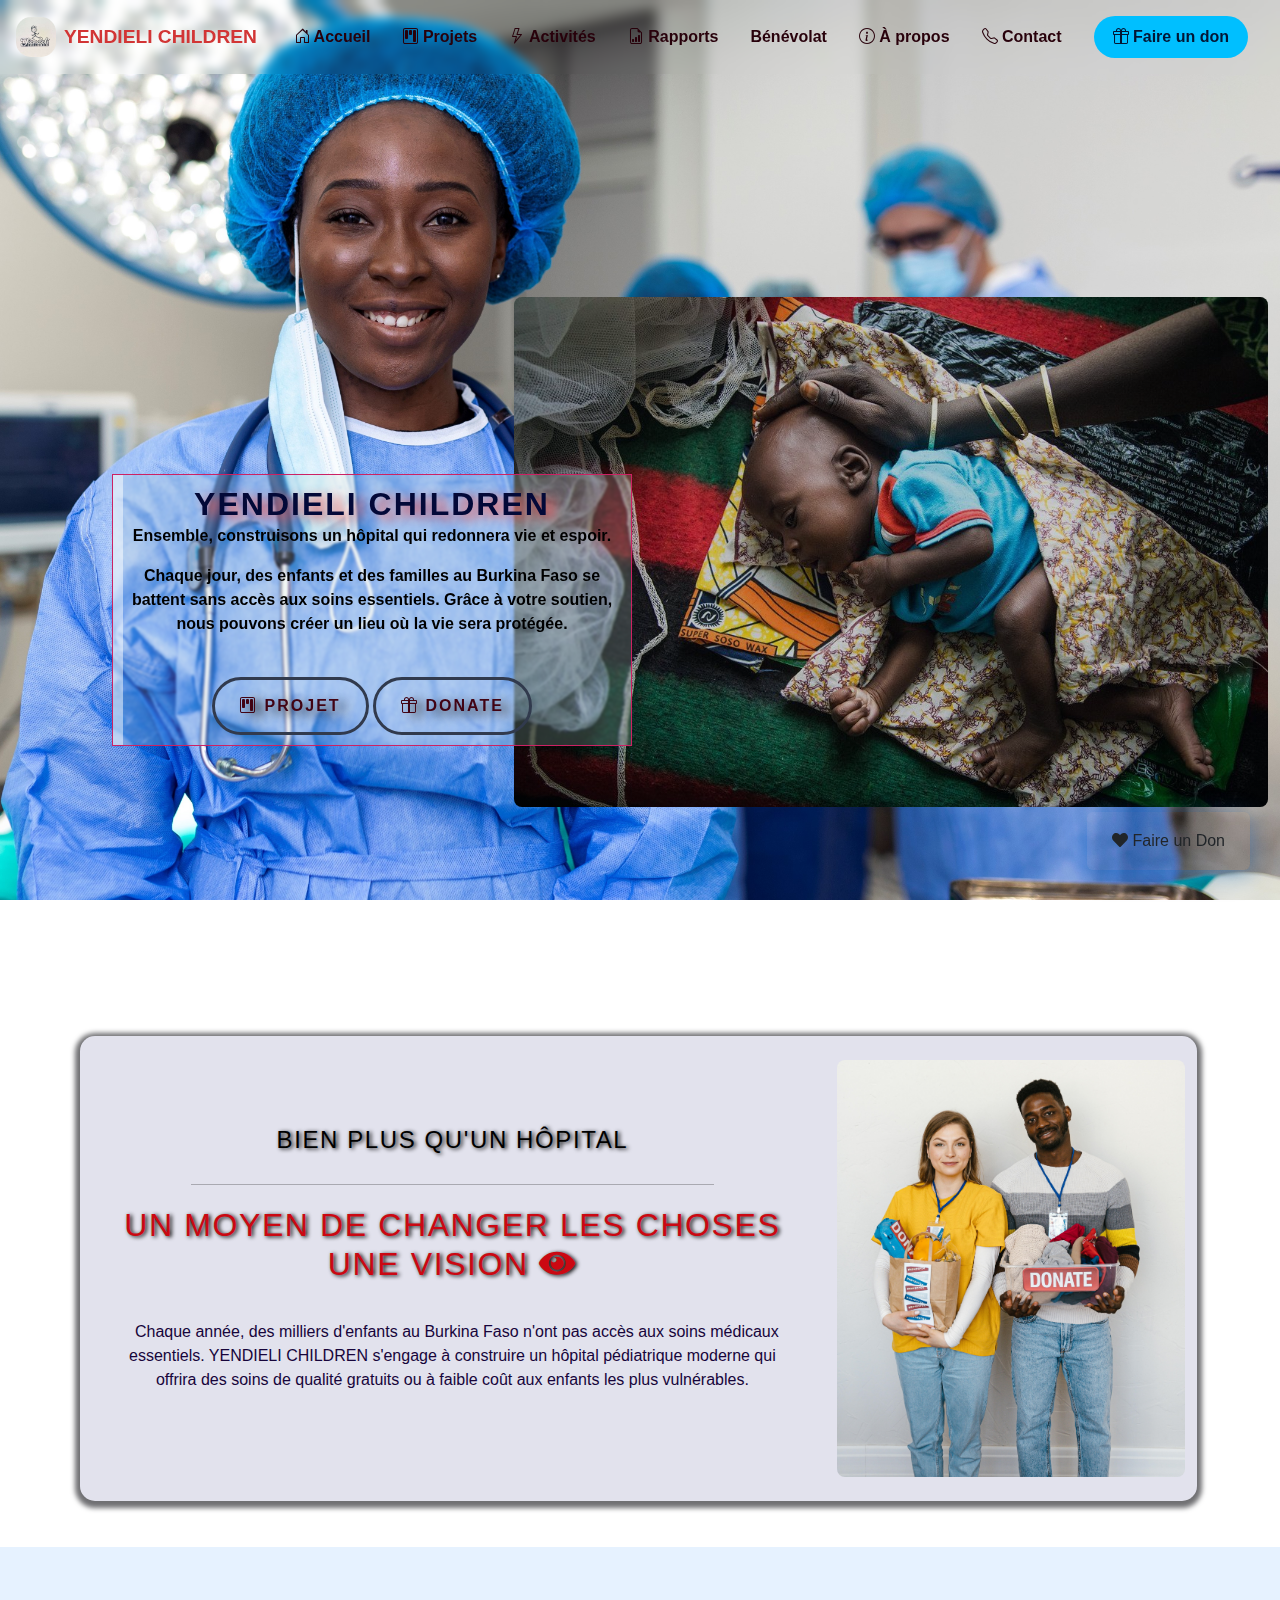
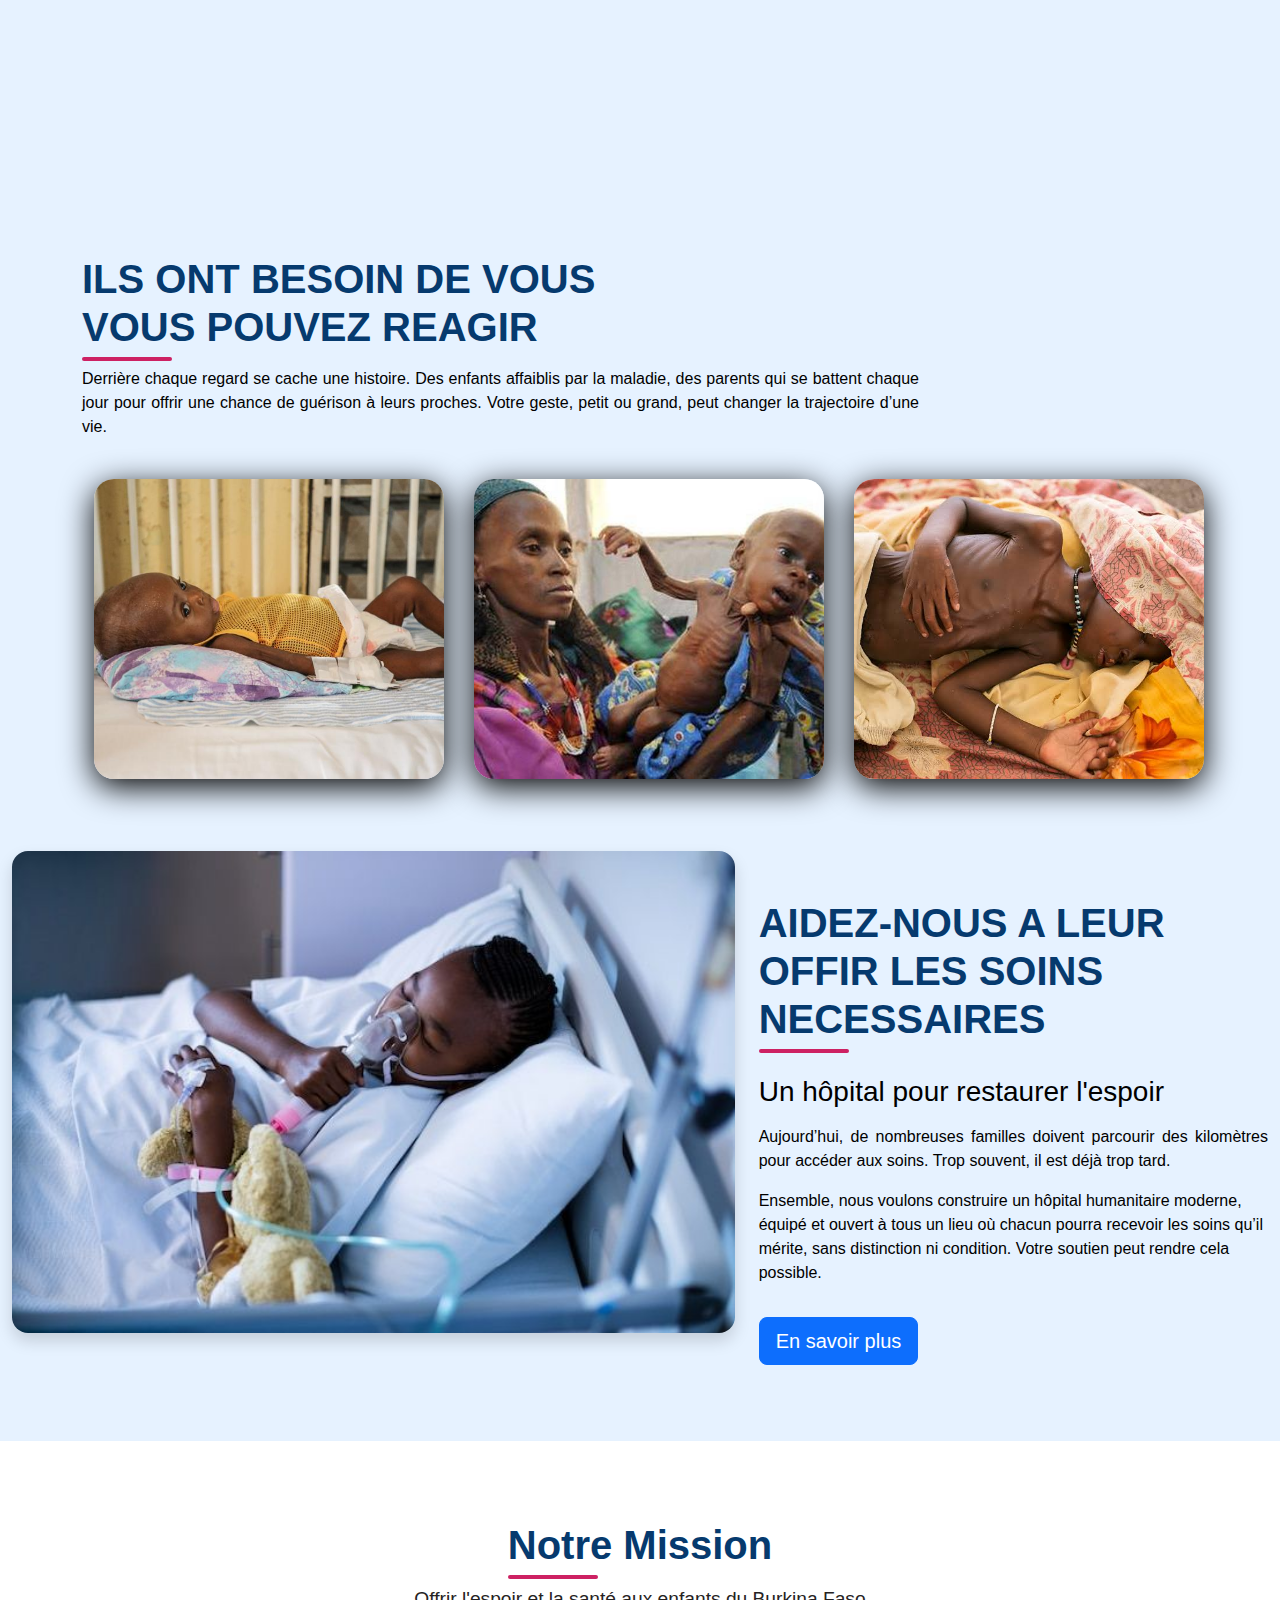
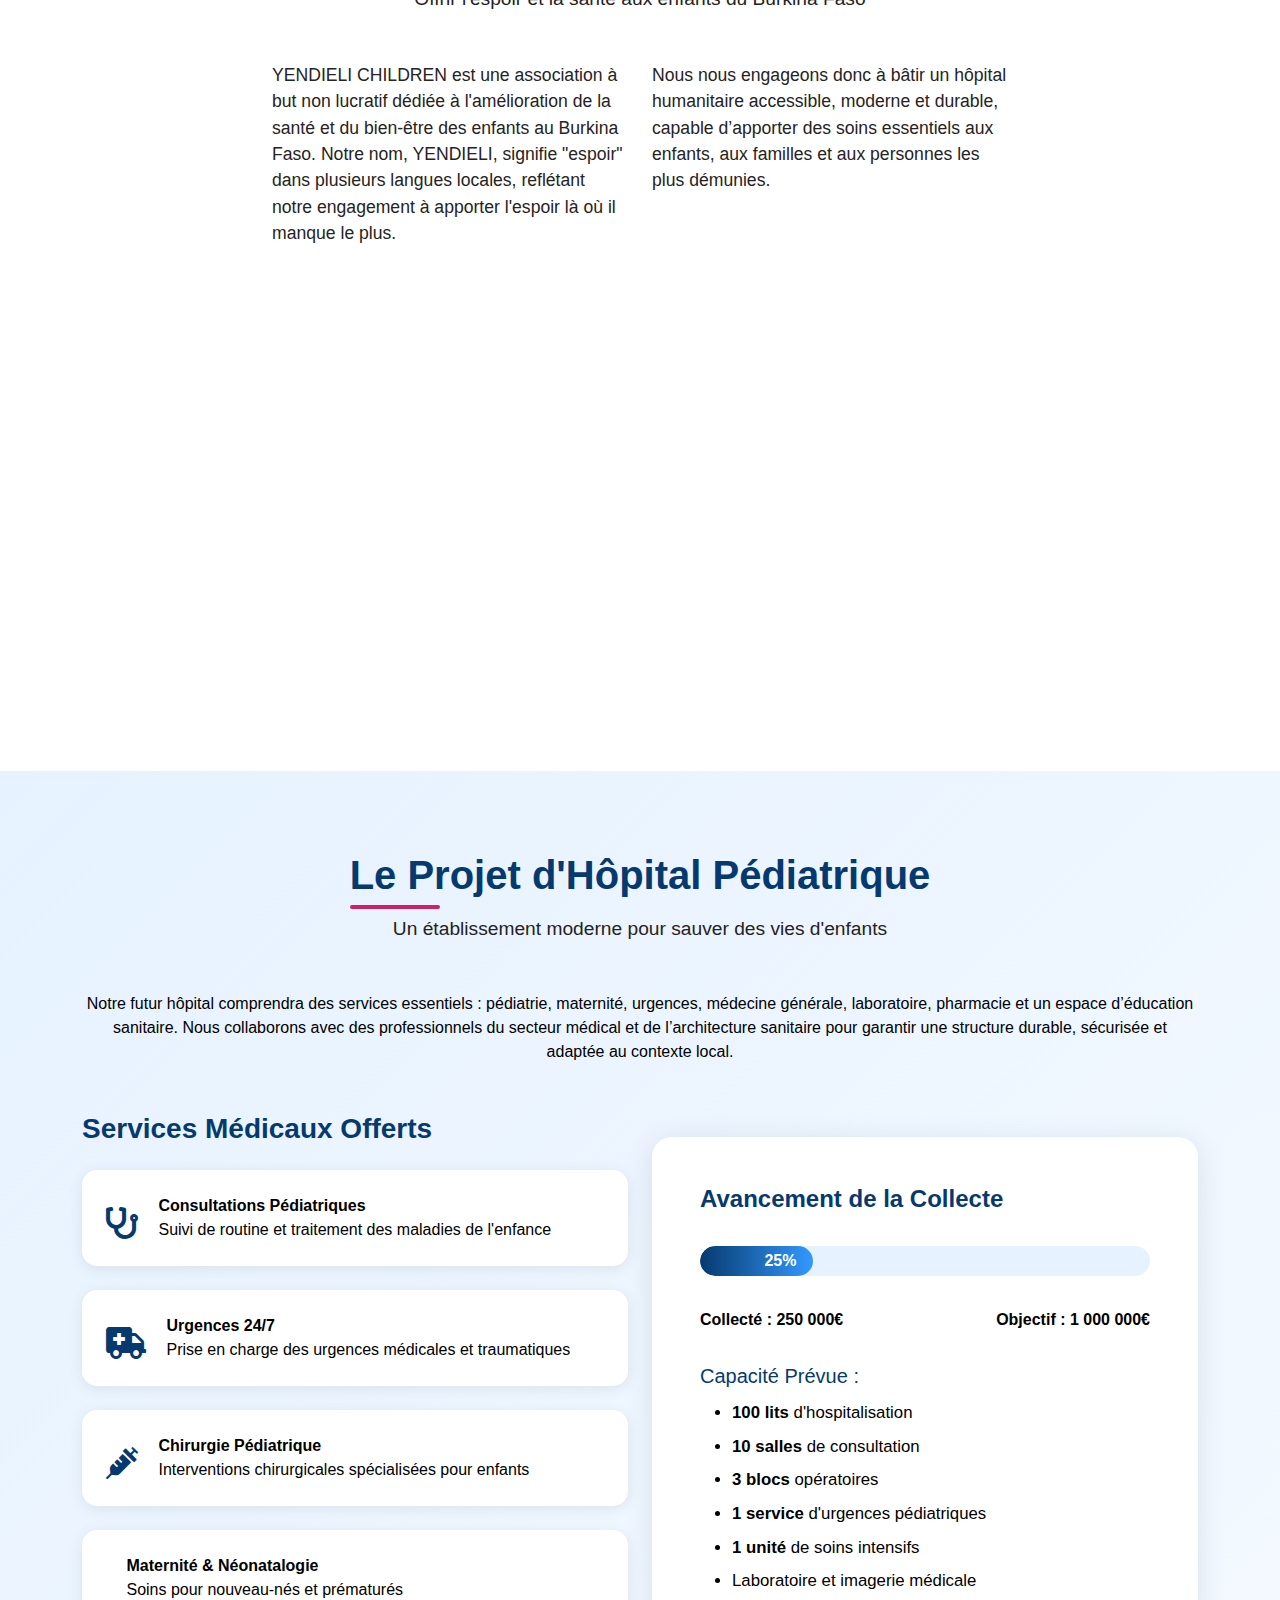
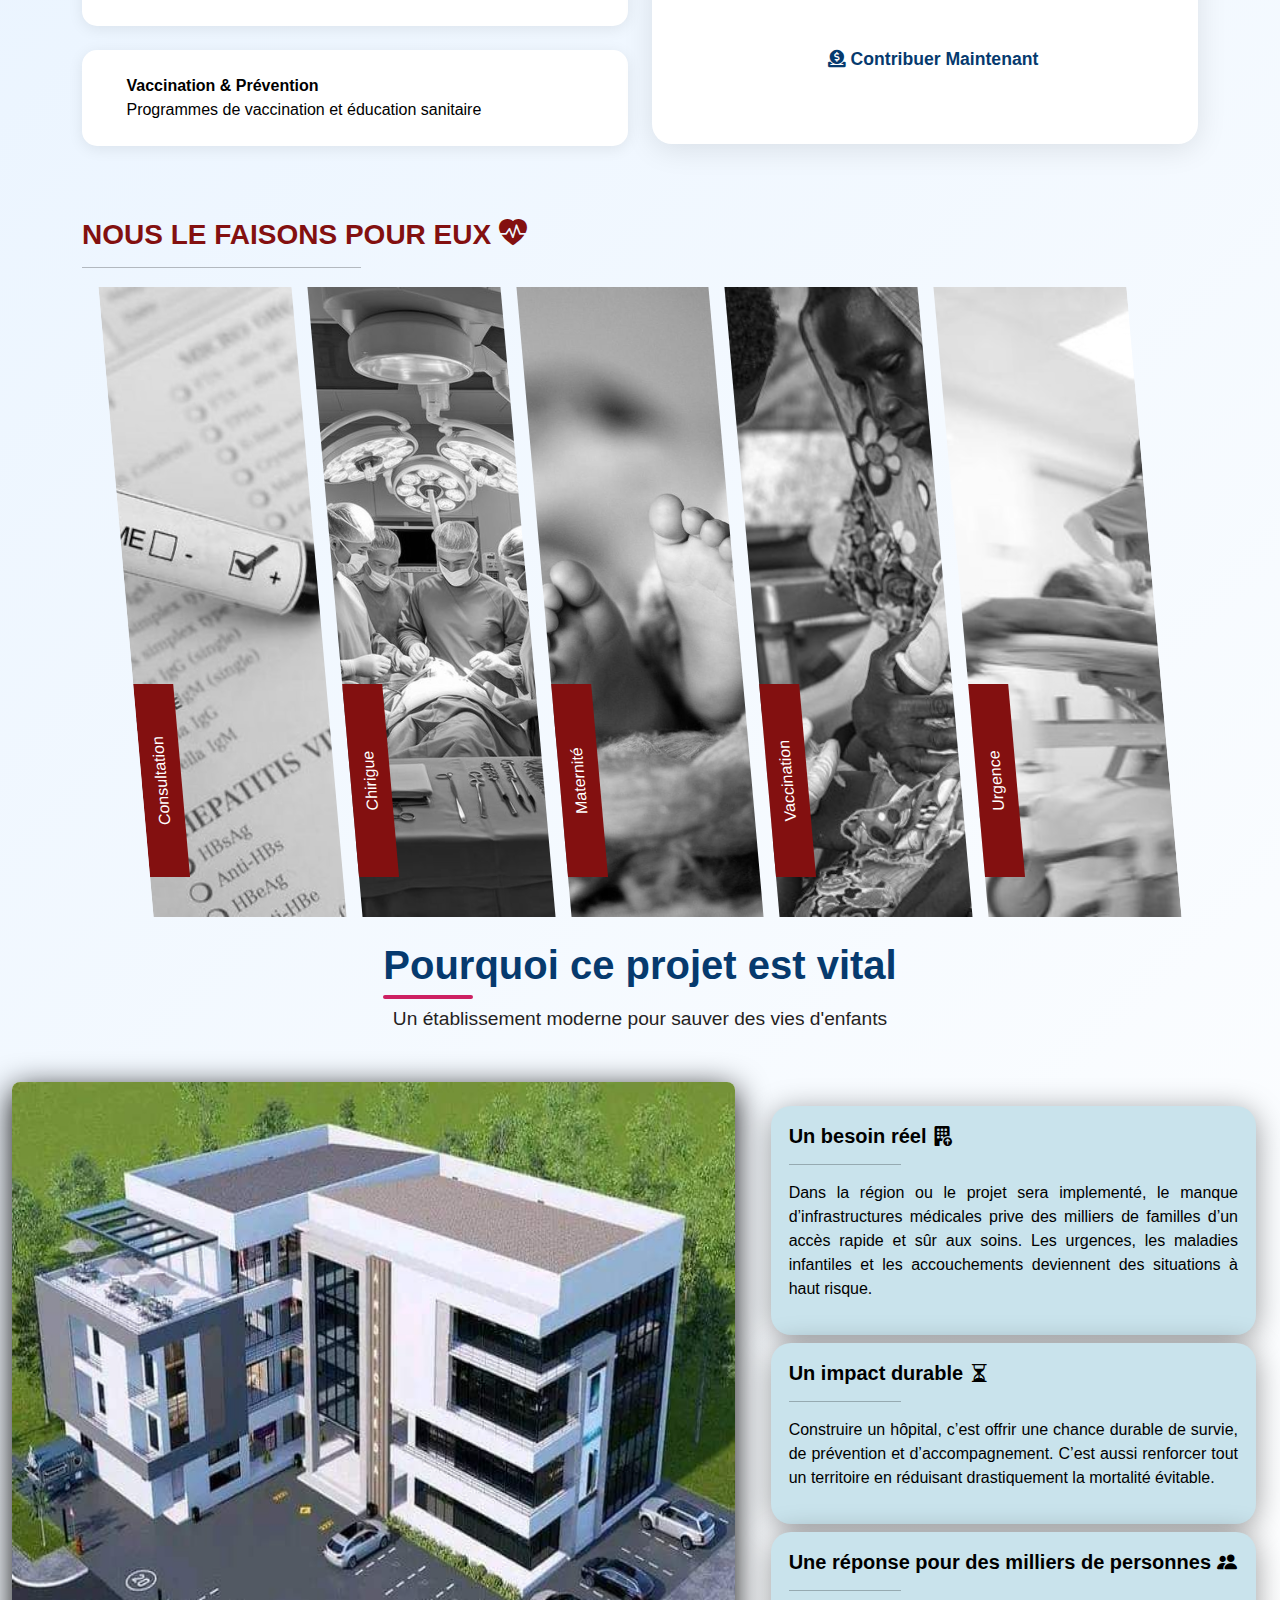
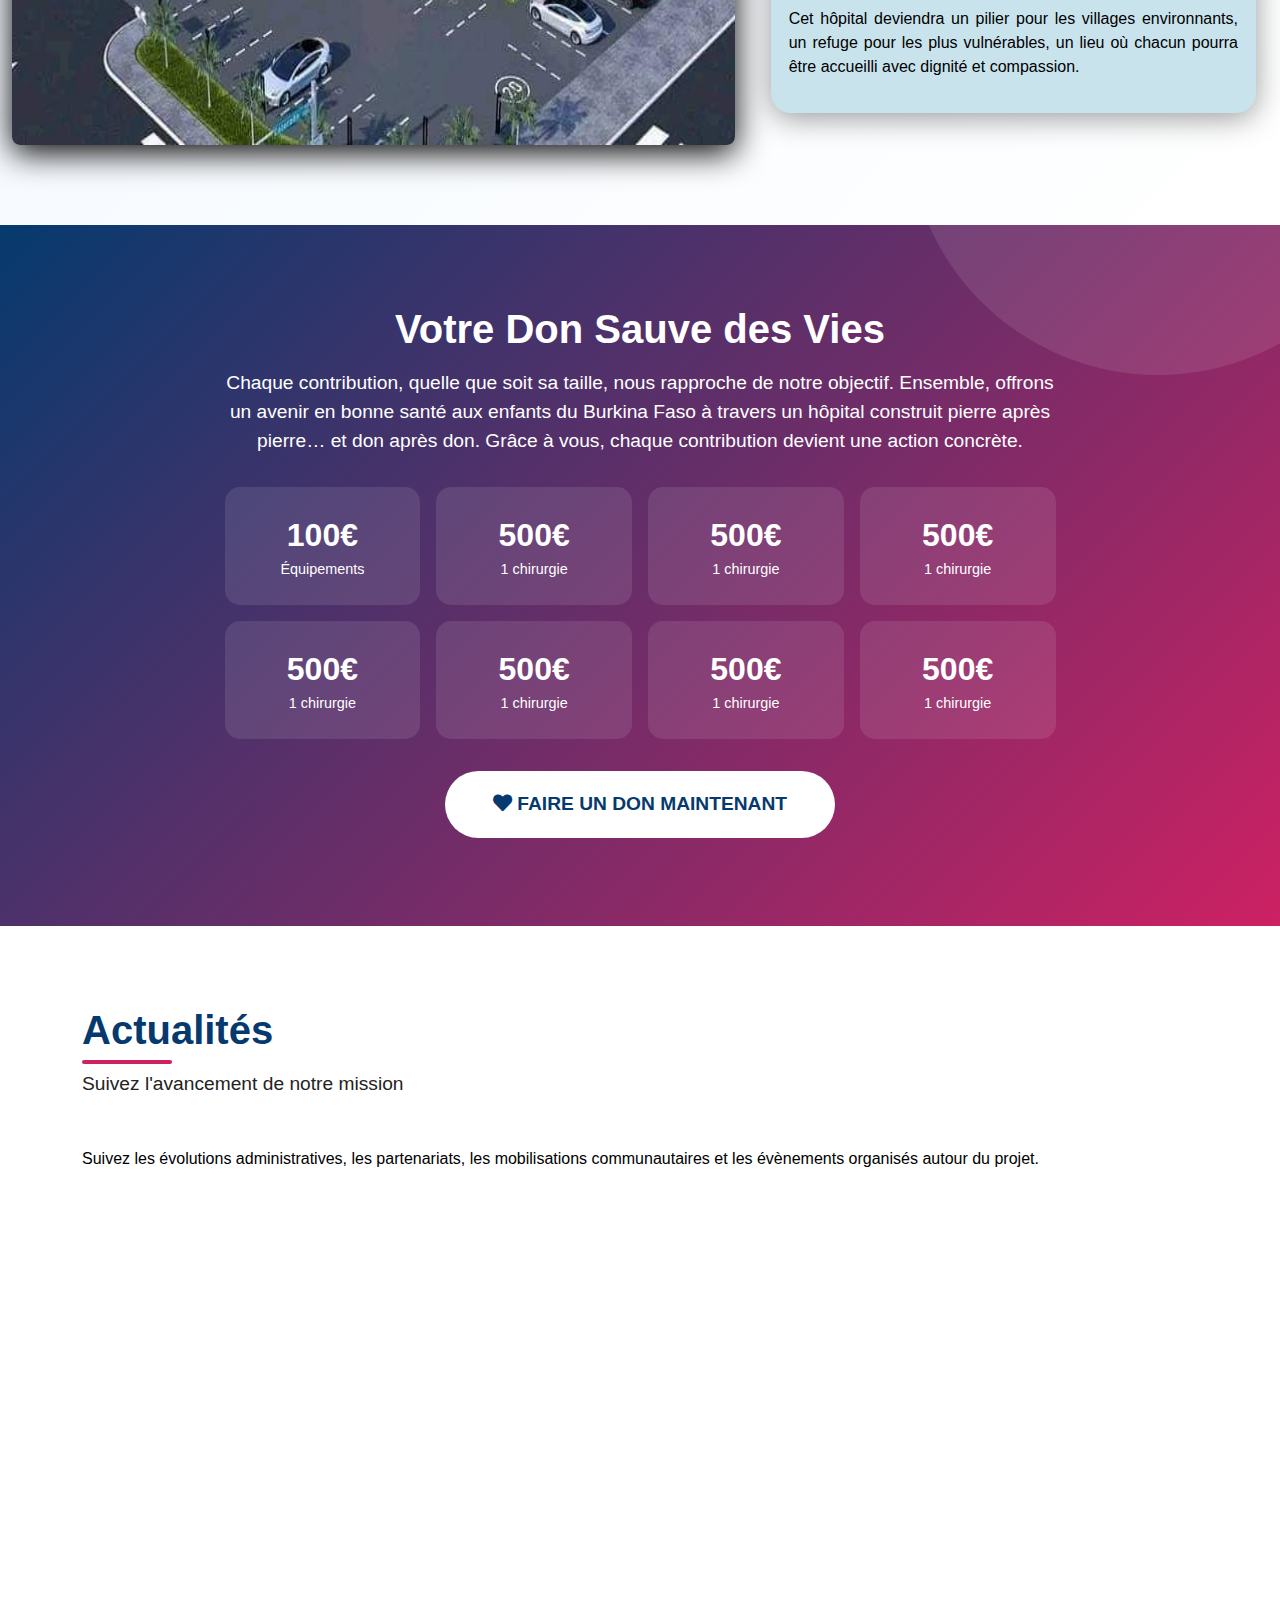
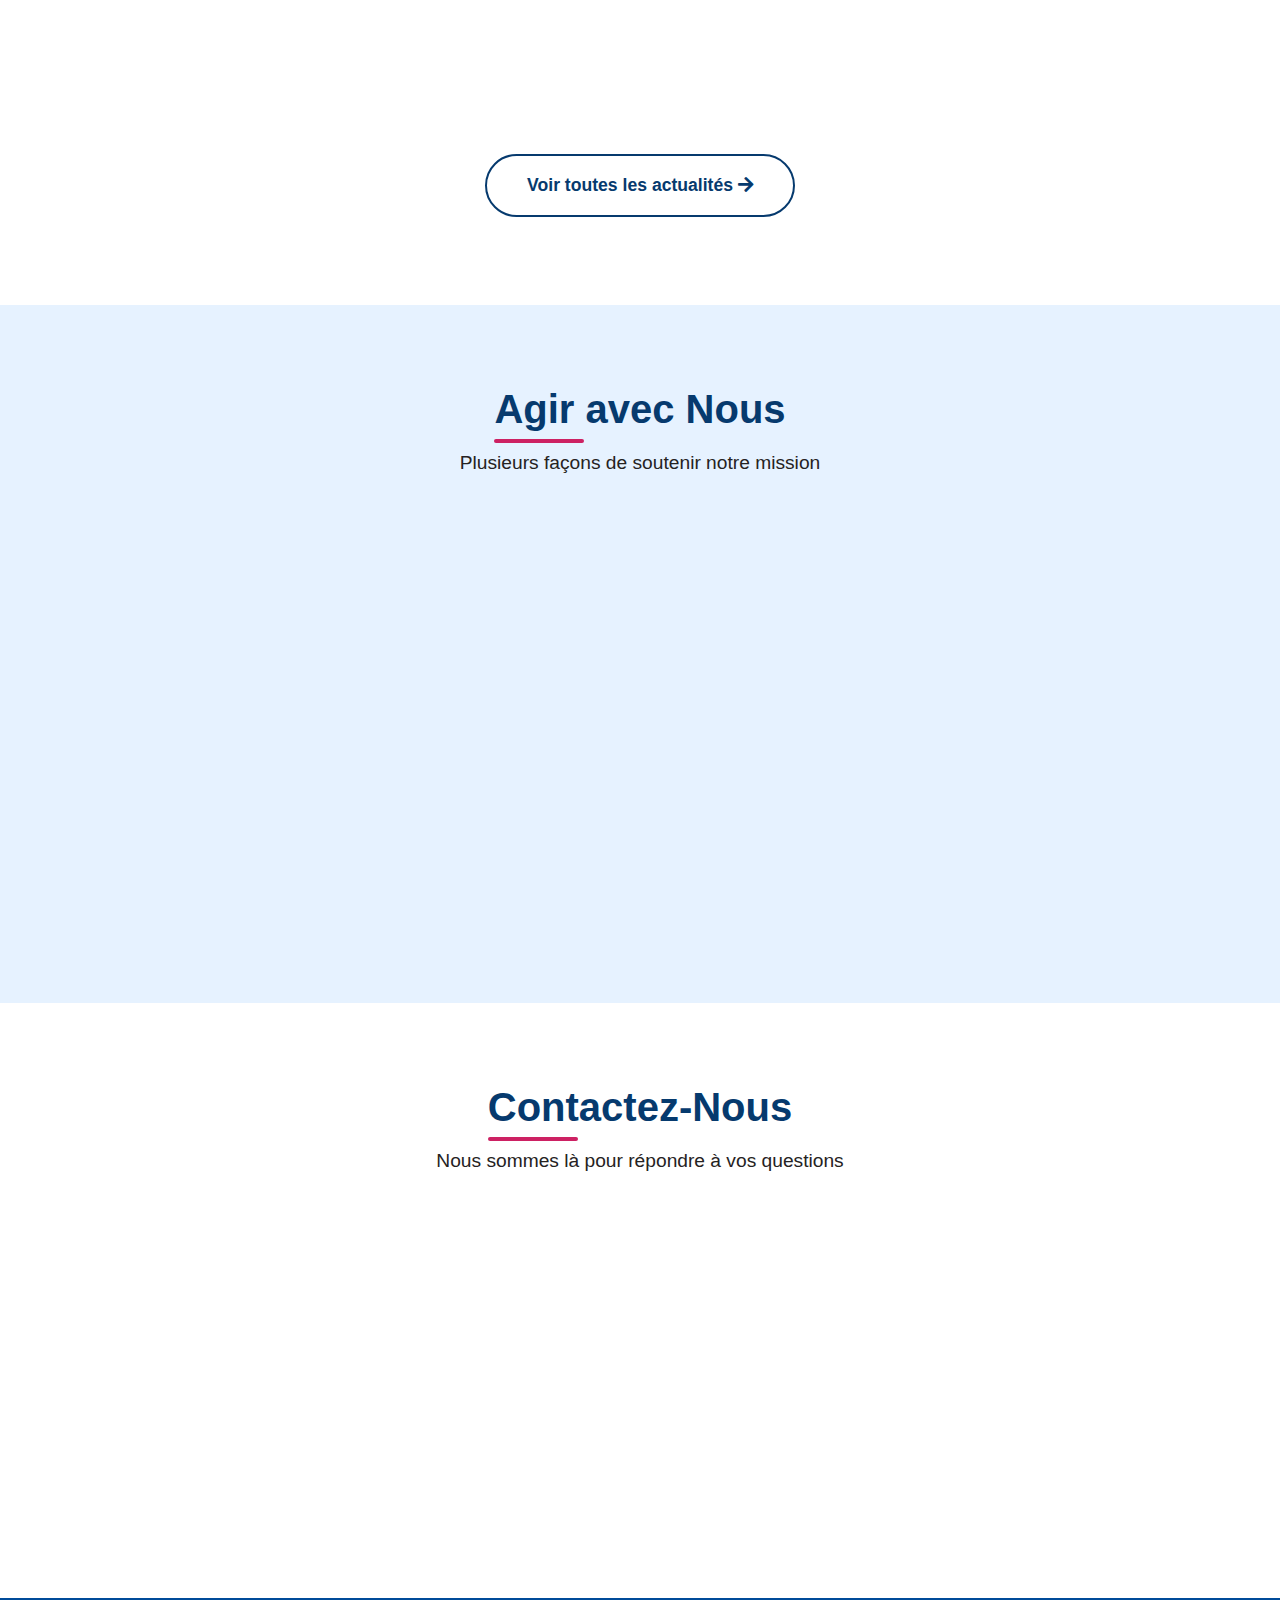
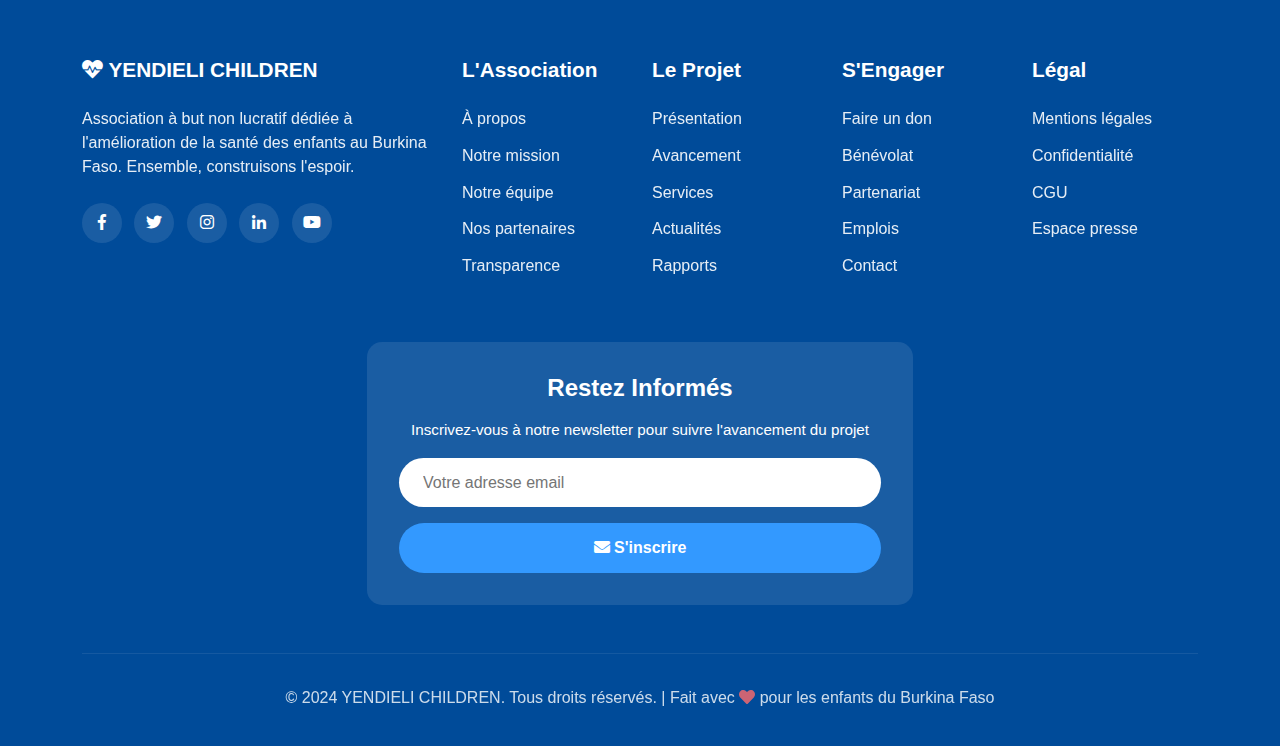
<file: index.html>
<!DOCTYPE html>
<html lang="fr">

<head>
    <meta charset="UTF-8">
    <meta name="viewport" content="width=device-width, initial-scale=1.0">
    <title>YENDIELI CHILDREN - Hôpital Pédiatrique Burkina Faso</title>

    <!--  CSS -->
    <link href="css/bootstrap.min.css" rel="stylesheet">
    <link rel="stylesheet" href="css/bootstrap-icons.min.css">
    <link rel="stylesheet" href="css/all.min.css">
    <link rel="stylesheet" href="css/owl.carousel.min.css">
    <link rel="stylesheet" href="css/owl.theme.default.min.css">
    <link rel="stylesheet" href="css/all.min.css">
    <link rel="stylesheet" href="css/style.css">

</head>

<body>
    <!-- Navbar  ------------------------------------------------------------------------------------------->
    <nav class="navbar navbar-expand-lg fixed-top custom-navbar">
        <div class="container-fluid px-3">

            <!-- LOGO + NOM ENTREPRISE -->
            <a class="navbar-brand d-flex align-items-center" href="#">
                <img src="img/img45.jpg" class="logo-navbar" alt="">
                <span class="brand-text">YENDIELI CHILDREN</span>
            </a>

            <!-- TOGGLER -->
            <button class="navbar-toggler " style="color: #ff6b6b;" type="button" data-bs-toggle="collapse"
                data-bs-target="#menu">
                <i class="bi bi-list fs-1"></i>
            </button>

            <!-- MENU -->
            <div class="collapse navbar-collapse" id="menu">
                <ul class="navbar-nav ms-auto align-items-lg-center">

                    <li class="nav-item mx-2">
                        <a class="nav-link" href="#">
                            <i class="bi bi-house-door"></i> Accueil
                        </a>
                    </li>

                    <li class="nav-item mx-2">
                        <a class="nav-link" href="pages/projet.html">
                            <i class="bi bi-kanban"></i> Projets
                        </a>
                    </li>

                    <li class="nav-item mx-2">
                        <a class="nav-link" href="pages/activite.html">
                            <i class="bi bi-lightning"></i> Activités
                        </a>
                    </li>

                    <li class="nav-item mx-2">
                        <a class="nav-link" href="pages/rapport.html">
                            <i class="bi bi-file-earmark-bar-graph"></i> Rapports
                        </a>
                    </li>

                    <li class="nav-item mx-2">
                        <a class="nav-link" href="pages/benevolat.html">
                            <i class="bi bi-people-heart"></i> Bénévolat
                        </a>
                    </li>

                    <li class="nav-item mx-2">
                        <a class="nav-link" href="pages/about.html">
                            <i class="bi bi-info-circle"></i> À propos
                        </a>
                    </li>

                    <li class="nav-item mx-2">
                        <a class="nav-link" href="pages/contact.html">
                            <i class="bi bi-telephone"></i> Contact
                        </a>
                    </li>

                    <!-- Bouton Faire un don -->
                    <li class="nav-item mx-3">
                        <a class="btn btn-don" href="pages/donate.html">
                            <i class="bi bi-gift"></i> Faire un don
                        </a>
                    </li>

                </ul>
            </div>
        </div>
    </nav>
    <!-- End Navbar  --------------------------------------------------------------------------------------->


    <!-- Hero Section  ------------------------------------------------------------------------------>
    <section id="hero">
        <div class="hero container-fluid">
            <div class="mainHeading__content">
                <article class="mainHeading__text">
                    <h2 class="mainHeading__title2 d-inline">YENDIELI CHILDREN</h2>
                    <div>
                        <p style="font-weight: 700; color: #000000;">Ensemble, construisons un hôpital qui redonnera vie
                            et espoir.</p>
                        <p style="font-weight: 700; color: #000000;">
                            Chaque jour, des enfants et des familles au Burkina Faso se battent sans accès aux soins
                            essentiels. Grâce à votre soutien, nous pouvons créer un lieu où la vie sera protégée.
                        </p>
                    </div>
                    <a type="button" class="cta" href="pages/projet.html"> <i class="bi bi-kanban"></i> PROJET </a>
                    <a type="button" class="cta" href="pages/donate.html"> <i class="bi bi-gift"></i></i> DONATE </a>
                </article>

                <figure class="mainHeading__image">
                    <img src="img/img49.jpg" alt="CHILDREN" />
                </figure>
            </div>
        </div>
    </section>
    <!-- End Hero Section  -------------------------------------------------------------------------->

    <div class="blank-space"></div>
    <div class="blank-space"></div>
    <div class="blank-space"></div>

    <div class="section1 container">
        <div class="row">
            <div class="col-md-12 section1-1 mt-3 mb-3">

                <div class="row">
                    <div class="col-md-8 d-flex align-items-center">
                        <div class="mx-auto" data-aos="fade-down">
                            <div class="container text-center mt-3 d-block">
                                <h1 class="title1">
                                    BIEN PLUS QU'UN HÔPITAL
                                </h1>
                                <hr class="w-75 mx-auto">
                                <h1 class="title2">
                                    UN MOYEN DE CHANGER LES CHOSES<br> UNE VISION <i class="fa fa-eye"></i>
                                </h1>
                            </div>
                            <p class="justifier1 p-4 text-center" style="color: rgb(23, 5, 59);">
                                &nbsp; Chaque année, des milliers d'enfants au Burkina Faso n'ont pas accès aux soins
                                médicaux essentiels. YENDIELI CHILDREN s'engage à construire un hôpital pédiatrique
                                moderne qui offrira des soins de qualité gratuits ou à faible coût aux enfants les plus
                                vulnérables.
                            </p>
                            <!-- <p class="justifier1 p-4" style="color: rgb(29, 6, 75);">
                      &nbsp; 
                    </p> -->
                        </div>
                    </div>
                    <div class="col-md-4 b-radius d-flex py-4">

                        <img src="img/img23.jpg" alt="" class="img-fluid mx-auto rounded-3" box-shadow: 0 4px 8px
                            rgba(62, 61, 56, 0.6);">
                    </div>
                </div>
            </div>
        </div>
    </div>

    <div class="blank-space"></div>
    <div class="blank-space"></div>

    <!-- Stats Section -->
    <section class="stats-section">
        <div class="container">
            <div class="row g-4">
                <div class="col-md-3 col-sm-6">
                    <div class="stat-card">
                        <div class="stat-number">+5M</div>
                        <div class="stat-label">Enfants sans accès aux soins</div>
                    </div>
                </div>
                <div class="col-md-3 col-sm-6">
                    <div class="stat-card">
                        <div class="stat-number">1</div>
                        <div class="stat-label">Projet de construction d'un Hôpital</div>
                    </div>
                </div>
                <div class="col-md-3 col-sm-6">
                    <div class="stat-card">
                        <div class="stat-number">100%</div>
                        <div class="stat-label">Dons affectés au projet</div>
                    </div>
                </div>
                <div class="col-md-3 col-sm-6">
                    <div class="stat-card">
                        <div class="stat-number"><i class="fas fa-heart"></i></div>
                        <div class="stat-label">Une mission : Sauver des vies</div>
                    </div>
                </div>
            </div>
        </div>


        <div class="container">

            <div class="mb-2">
                <h2 class="section-title mt-5">ILS ONT BESOIN DE VOUS <br>VOUS POUVEZ REAGIR </h2>
                <p class="justifier1 w-75">
                    Derrière chaque regard se cache une histoire. Des enfants affaiblis par la maladie, des parents qui
                    se battent chaque jour pour offrir une chance de guérison à leurs proches.
                    Votre geste, petit ou grand, peut changer la trajectoire d’une vie.

                </p>
            </div>

            <div class="row">
                <div class="col-md-4 p-4 text-center">
                    <div class=" small-gallery d-flex">
                        <img src="img/img46.jpg" class="img-fluid mx-auto" alt="img1">
                    </div>
                </div>

                <div class="col-md-4 p-4 ">
                    <div class=" small-gallery d-flex">
                        <img src="img/img47.jpeg" class="img-fluid mx-auto" alt="img2">
                    </div>
                </div>
                <div class="col-md-4 p-4">
                    <div class=" small-gallery d-flex">
                        <img src="img/img48.jpeg" class="img-fluid mx-auto" alt="img2">
                    </div>
                </div>
            </div>
        </div>

        <div class="container-fluid mt-5">
            <div class="row">
                <div class="col-md-7">
                    <img src="img/img25.jpg" class=" w-100 h-auto rounded-4 shadow" alt="">
                </div>
                <div class="col-md-5">
                    <div class="mb-2">
                        <h2 class="section-title mt-5">AIDEZ-NOUS A LEUR OFFIR LES SOINS NECESSAIRES </h2>
                        <p>
                        <h3>Un hôpital pour restaurer l'espoir</h3>
                        </p>
                    </div>
                    <p class="justifier1">
                        Aujourd’hui, de nombreuses familles doivent parcourir des kilomètres pour accéder aux soins.
                        Trop souvent, il est déjà trop tard.
                    </p>
                    <p>
                        Ensemble, nous voulons construire un hôpital humanitaire moderne, équipé et ouvert à tous un
                        lieu où chacun pourra recevoir les soins qu’il mérite, sans distinction ni condition.
                        Votre soutien peut rendre cela possible.
                    </p>
                    <p>
                        <a href="pages/projet.html" type="button" class="btn btn-primary btn-lg mt-3">En savoir plus</a>
                    </p>
                </div>
            </div>
        </div>
    </section>


    <!-- Gallery d'images -->




    <!-- End Gallery d'images -->


    <!-- Mission Section -->
    <section id="mission" class="section">
        <div class="container">
            <div class="text-center mb-5">
                <h2 class="section-title">Notre Mission</h2>
                <p class="section-subtitle">Offrir l'espoir et la santé aux enfants du Burkina Faso</p>
            </div>

            <div class="row mb-5">
                <div class="col-lg-8 mx-auto">
                    <div class="row">
                        <div class="col-md-6">
                            <p class="" style="font-size: 1.1rem; color: #262323;">
                                YENDIELI CHILDREN est une association à but non lucratif dédiée à l'amélioration de la
                                santé et
                                du bien-être des enfants au Burkina Faso. Notre nom, YENDIELI, signifie "espoir" dans
                                plusieurs
                                langues locales, reflétant notre engagement à apporter l'espoir là où il manque le plus.
                            </p>
                        </div>
                        <div class="col-md-6">
                            <p class="" style="font-size: 1.1rem; color: #262323;">
                                Nous nous engageons donc à bâtir un hôpital humanitaire accessible, moderne et durable,
                                capable d’apporter des soins essentiels aux enfants, aux familles et aux personnes les
                                plus démunies.
                            </p>
                        </div>
                    </div>


                </div>
            </div>

            <div class="row g-4">
                <div class="col-lg-4 col-md-6">
                    <div class="mission-card">
                        <div class="mission-icon">
                            <i class="bi bi-eye-fill"></i>
                        </div>
                        <h3 class="mission-title">Notre Vision</h3>
                        <p class="mission-text">
                            Un Burkina Faso où chaque enfant, quel que soit son milieu social ou sa région d'origine, a
                            accès à des soins de santé de qualité et peut grandir en bonne santé.
                        </p>
                    </div>
                </div>
                <div class="col-lg-4 col-md-6">
                    <div class="mission-card">
                        <div class="mission-icon">
                            <i class="bi bi-bullseye"></i>
                        </div>
                        <h3 class="mission-title">Notre Mission</h3>
                        <p class="mission-text">
                            Construire et opérer un hôpital pédiatrique moderne au Burkina Faso pour offrir des soins
                            médicaux gratuits ou accessibles aux enfants les plus vulnérables.
                        </p>
                    </div>
                </div>
                <div class="col-lg-4 col-md-6">
                    <div class="mission-card">
                        <div class="mission-icon">
                            <i class="bi bi-arrow-through-heart-fill"></i>
                        </div>
                        <h3 class="mission-title">Nos Valeurs</h3>
                        <p class="mission-text">
                            Solidarité, Transparence, Excellence, Dignité et Durabilité guident chacune de nos actions
                            pour le bien-être des enfants.
                        </p>
                    </div>
                </div>
            </div>
        </div>
    </section>

    <!-- Project Section -->
    <section id="projet" class="section project-section">
        <div class="container">
            <div class="text-center mb-5">
                <h2 class="section-title">Le Projet d'Hôpital Pédiatrique</h2>
                <p class="section-subtitle">Un établissement moderne pour sauver des vies d'enfants</p>
                <p>
                    Notre futur hôpital comprendra des services essentiels : pédiatrie, maternité, urgences, médecine
                    générale, laboratoire, pharmacie et un espace d’éducation sanitaire.
                    Nous collaborons avec des professionnels du secteur médical et de l’architecture sanitaire pour
                    garantir une structure durable, sécurisée et adaptée au contexte local.
                </p>
            </div>

            <div class="row align-items-center mb-5">
                <div class="col-lg-6">
                    <h3 class="mb-4" style="color: var(--primary-blue); font-weight: 600;">Services Médicaux Offerts
                    </h3>

                    <div class="project-feature">
                        <i class="fas fa-stethoscope"></i>
                        <div class="d-inline-block">
                            <strong>Consultations Pédiatriques</strong>
                            <p class="mb-0">Suivi de routine et traitement des maladies de l'enfance</p>
                        </div>
                    </div>

                    <div class="project-feature">
                        <i class="fas fa-ambulance"></i>
                        <div class="d-inline-block">
                            <strong>Urgences 24/7</strong>
                            <p class="mb-0">Prise en charge des urgences médicales et traumatiques</p>
                        </div>
                    </div>

                    <div class="project-feature">
                        <i class="fas fa-syringe"></i>
                        <div class="d-inline-block">
                            <strong>Chirurgie Pédiatrique</strong>
                            <p class="mb-0">Interventions chirurgicales spécialisées pour enfants</p>
                        </div>
                    </div>

                    <div class="project-feature">
                        <i class="fas fa-baby"></i>
                        <div class="d-inline-block">
                            <strong>Maternité & Néonatalogie</strong>
                            <p class="mb-0">Soins pour nouveau-nés et prématurés</p>
                        </div>
                    </div>

                    <div class="project-feature">
                        <i class="fas fa-shield-virus"></i>
                        <div class="d-inline-block">
                            <strong>Vaccination & Prévention</strong>
                            <p class="mb-0">Programmes de vaccination et éducation sanitaire</p>
                        </div>
                    </div>
                </div>

                <div class="col-lg-6">
                    <div class="progress-container">
                        <h4 style="color: var(--primary-blue); font-weight: 600;">Avancement de la Collecte</h4>
                        <div class="progress-bar-custom">
                            <div class="progress-fill" style="width: 25%;">25%</div>
                        </div>
                        <div class="d-flex justify-content-between mb-4">
                            <span style="font-weight: 600;">Collecté : 250 000€</span>
                            <span style="font-weight: 600;">Objectif : 1 000 000€</span>
                        </div>

                        <h5 style="color: var(--primary-blue); margin-top: 2rem;">Capacité Prévue :</h5>
                        <ul style="font-size: 1.05rem; line-height: 2;">
                            <li><strong>100 lits</strong> d'hospitalisation</li>
                            <li><strong>10 salles</strong> de consultation</li>
                            <li><strong>3 blocs</strong> opératoires</li>
                            <li><strong>1 service</strong> d'urgences pédiatriques</li>
                            <li><strong>1 unité</strong> de soins intensifs</li>
                            <li>Laboratoire et imagerie médicale</li>
                        </ul>

                        <a href="pages/donate.html" class="btn btn-primary-custom2 w-100 mt-3">
                            <i class="fas fa-donate"></i> Contribuer Maintenant
                        </a>
                    </div>
                </div>
            </div>
        </div>


        <!-- Gallery d'images--------------------------------------------------------->
        <div class="container" >
            <h3 class="fw-bold" style="color: #831010;" >NOUS LE FAISONS POUR EUX <i class="bi bi-heart-pulse-fill" ></i> </h3>
            <hr class="w-25" style="height: 4px;" >
        </div>
        <div class="my-gallery mb-4">
            <div class="my-gallery-content">
                <div class="card2">
                    <img src="img/img29.jpeg">
                    <div class="card__head">Consultation</div>
                </div>
                <div class="card2">
                    <img src="img/img30.jpeg">
                    <div class="card__head">Chirigue</div>
                </div>
                <div class="card2">
                    <img src="img/img35.jpeg">
                    <div class="card__head">Maternité</div>
                </div>

                <div class="card2">
                    <img src="img/img3.jpg">
                    <div class="card__head">Vaccination</div>
                </div>
                <div class="card2">
                    <img src="img/img40.jpeg">
                    <div class="card__head">Urgence</div>
                </div>
            </div>
        </div>

        <!-- End Gallery d'images---------------------------------------------------------------->


        <div class="container-fluid mt-3">
            <div class="text-center mb-5">
                <h2 class="section-title">Pourquoi ce projet est vital</h2>
                <p class="section-subtitle">Un établissement moderne pour sauver des vies d'enfants</p>
            </div>
            <div class="mt-3">
                <div class="row">
                    <div class="col-md-7 d-flex">
                        <div class=" mx-auto d-flex">
                            <img src="img/img1.jpg" class="img-fluid mx-auto rounded-3"
                                style="box-shadow: 0 8px 32px 0 rgb(7, 7, 7);" alt="">
                        </div>

                    </div>
                    <div class="col-md-5 d-flex p-4">
                        <div class=" mx-auto d-flex flex-column ">
                            <div class="vital-bloc-text ">
                                <h5 class="fw-bold"> Un besoin réel <i class="bi bi-building-fill-up"></i></h5>
                                <hr class="w-25">
                                <p class="justifier1">
                                    Dans la région ou le projet sera implementé, le manque d’infrastructures médicales
                                    prive des milliers de
                                    familles d’un accès rapide et sûr aux soins. Les urgences, les maladies infantiles
                                    et les accouchements deviennent des situations à haut risque.
                                </p>
                            </div>
                            <div class="vital-bloc-text">
                                <h5 class="fw-bold"> Un impact durable <i class="bi bi-hourglass-split"></i> </h5>
                                <hr class="w-25">
                                <p class="justifier1">
                                    Construire un hôpital, c’est offrir une chance durable de survie, de prévention et
                                    d’accompagnement. C’est aussi renforcer tout un territoire en réduisant
                                    drastiquement la mortalité évitable.
                                </p>
                            </div>
                            <div class="vital-bloc-text">
                                <h5 class="fw-bold"> Une réponse pour des milliers de personnes <i
                                        class="bi bi-people-fill"></i> </h5>
                                <hr class="w-25">
                                <p class="justifier1">
                                    Cet hôpital deviendra un pilier pour les villages environnants, un refuge pour les
                                    plus vulnérables, un lieu où chacun pourra être accueilli avec dignité et
                                    compassion.
                                </p>
                            </div>
                        </div>
                    </div>
                </div>
            </div>
        </div>

    </section>

    <!-- CTA Section -->
    <section class="cta-section">
        <div class="container text-center">
            <div class="row">
                <div class="col-lg-9 mx-auto">
                    <h2 class="cta-title">Votre Don Sauve des Vies</h2>
                    <p style="font-size: 1.2rem; margin-bottom: 2rem;">
                        Chaque contribution, quelle que soit sa taille, nous rapproche de notre objectif. Ensemble,
                        offrons un avenir en bonne santé aux enfants du Burkina Faso à travers un hôpital construit
                        pierre après pierre… et don après don. Grâce à vous, chaque contribution devient une action
                        concrète.
                    </p>
                    <div class="row g-3 mb-4">
                        <div class="col-md-3 col-6">
                            <div class="donate-card">
                                <div class="donate-card-price">100€</div>
                                <div class="donate-card-service">Équipements</div>
                            </div>
                        </div>
                        <div class="col-md-3 col-6">
                            <div class="donate-card">
                                <div class="donate-card-price">500€</div>
                                <div class="donate-card-service">1 chirurgie</div>
                            </div>
                        </div>
                        <div class="col-md-3 col-6">
                            <div class="donate-card">
                                <div class="donate-card-price">500€</div>
                                <div class="donate-card-service">1 chirurgie</div>
                            </div>
                        </div>
                        <div class="col-md-3 col-6">
                            <div class="donate-card">
                                <div class="donate-card-price">500€</div>
                                <div class="donate-card-service">1 chirurgie</div>
                            </div>
                        </div>
                        <div class="col-md-3 col-6">
                            <div class="donate-card">
                                <div class="donate-card-price">500€</div>
                                <div class="donate-card-service">1 chirurgie</div>
                            </div>
                        </div>
                        <div class="col-md-3 col-6">
                            <div class="donate-card">
                                <div class="donate-card-price">500€</div>
                                <div class="donate-card-service">1 chirurgie</div>
                            </div>
                        </div>
                        <div class="col-md-3 col-6">
                            <div class="donate-card">
                                <div class="donate-card-price">500€</div>
                                <div class="donate-card-service">1 chirurgie</div>
                            </div>
                        </div>
                        <div class="col-md-3 col-6">
                            <div class="donate-card">
                                <div class="donate-card-price">500€</div>
                                <div class="donate-card-service">1 chirurgie</div>
                            </div>
                        </div>
                    </div>
                    <a href="pages/donate.html" class="btn btn-primary-custom2"
                        style="font-size: 1.2rem; padding: 1.2rem 3rem;">
                        <i class="fas fa-heart"></i> FAIRE UN DON MAINTENANT
                    </a>
                </div>
            </div>
        </div>
    </section>

    <!-- News Section -->
    <section id="actualites" class="section">
        <div class="container">
            <div class="mb-5">
                <h2 class="section-title">Actualités</h2>
                <p class="section-subtitle">Suivez l'avancement de notre mission</p>
                <p>
                    Suivez les évolutions administratives, les partenariats, les mobilisations communautaires et les
                    évènements organisés autour du projet.
                </p>
            </div>

            <div class="row g-4">
                <div class="col-lg-4 col-md-6">
                    <div class="news-card">
                        <div class="news-image">
                            <i class="fas fa-rocket"></i>
                        </div>
                        <div class="news-content">
                            <div class="news-date">15 Novembre 2024</div>
                            <h3 class="news-title">Lancement officiel du projet YENDIELI</h3>
                            <p class="news-excerpt">
                                Nous sommes fiers d'annoncer le lancement officiel de notre projet d'hôpital
                                pédiatrique. Une nouvelle ère commence pour les enfants du Burkina Faso.
                            </p>
                            <a href="pages/activite.html" class="read-more">
                                Lire la suite <i class="fas fa-arrow-right"></i>
                            </a>
                        </div>
                    </div>
                </div>

                <div class="col-lg-4 col-md-6">
                    <div class="news-card">
                        <div class="news-image">
                            <i class="fas fa-handshake"></i>
                        </div>
                        <div class="news-content">
                            <div class="news-date">10 Novembre 2024</div>
                            <h3 class="news-title">Rencontre avec les communautés locales</h3>
                            <p class="news-excerpt">
                                Notre équipe a rencontré les représentants des communautés pour comprendre leurs besoins
                                et aspirations concernant l'hôpital.
                            </p>
                            <a href="pages/activite.html" class="read-more">
                                Lire la suite <i class="fas fa-arrow-right"></i>
                            </a>
                        </div>
                    </div>
                </div>

                <div class="col-lg-4 col-md-6">
                    <div class="news-card">
                        <div class="news-image">
                            <i class="fas fa-users"></i>
                        </div>
                        <div class="news-content">
                            <div class="news-date">5 Novembre 2024</div>
                            <h3 class="news-title">Nouveau partenariat stratégique</h3>
                            <p class="news-excerpt">
                                YENDIELI CHILDREN annonce un partenariat avec une organisation internationale pour le
                                financement d'équipements médicaux.
                            </p>
                            <a href="pages/activite.html" class="read-more">
                                Lire la suite <i class="fas fa-arrow-right"></i>
                            </a>
                        </div>
                    </div>
                </div>
            </div>

            <div class="text-center mt-5">
                <a href="pages/activite.html" class="btn btn-secondary-custom2"
                    style="color: var(--primary-blue); border-color: var(--primary-blue);">
                    Voir toutes les actualités <i class="fas fa-arrow-right"></i>
                </a>
            </div>
        </div>
    </section>

    <!-- Engagement Section -->
    <section class="section" style="background: var(--light-blue);">
        <div class="container">
            <div class="text-center mb-5">
                <h2 class="section-title">Agir avec Nous</h2>
                <p class="section-subtitle">Plusieurs façons de soutenir notre mission</p>
            </div>

            <div class="row g-4">
                <div class="col-lg-4 col-md-6">
                    <div class="mission-card text-center">
                        <div class="mission-icon">
                            <i class="fas fa-hand-holding-heart"></i>
                        </div>
                        <h3 class="mission-title">Faire un Don</h3>
                        <p class="mission-text">
                            Contribuez financièrement à la construction de l'hôpital. Chaque don compte et sauve des
                            vies.
                        </p>
                        <a href="pages/donate.html" class="btn btn-primary-custom2">
                            Donner <i class="fas fa-arrow-right"></i>
                        </a>
                    </div>
                </div>

                <div class="col-lg-4 col-md-6">
                    <div class="mission-card text-center">
                        <div class="mission-icon">
                            <i class="fas fa-hands-helping"></i>
                        </div>
                        <h3 class="mission-title">Devenir Bénévole</h3>
                        <p class="mission-text">
                            Donnez de votre temps et de vos compétences pour faire avancer le projet sur le terrain ou à
                            distance.
                        </p>
                        <a href="pages/benevolat.html" class="btn btn-primary-custom2">
                            S'engager <i class="fas fa-arrow-right"></i>
                        </a>
                    </div>
                </div>

                <div class="col-lg-4 col-md-6">
                    <div class="mission-card text-center">
                        <div class="mission-icon">
                            <i class="fas fa-building"></i>
                        </div>
                        <h3 class="mission-title">Partenariat</h3>
                        <p class="mission-text">
                            Votre entreprise peut s'associer à notre projet et bénéficier d'avantages fiscaux
                            attractifs.
                        </p>
                        <a href="pages/projet.html" class="btn btn-primary-custom2">
                            Collaborer <i class="fas fa-arrow-right"></i>
                        </a>
                    </div>
                </div>
            </div>
        </div>
    </section>

    <!-- Testimonial -->



    <!-- Contact Section -->
    <section id="contact" class="section">
        <div class="container">
            <div class="text-center mb-5">
                <h2 class="section-title">Contactez-Nous</h2>
                <p class="section-subtitle">Nous sommes là pour répondre à vos questions</p>
            </div>

            <div class="row g-4">
                <div class="col-lg-4">
                    <div class="mission-card text-center">
                        <div class="mission-icon">
                            <i class="fas fa-map-marker-alt"></i>
                        </div>
                        <h4 style="font-weight: 600; margin-bottom: 1rem;">Adresse</h4>
                        <p class="mission-text">
                            Ouagadougou<br>
                            Burkina Faso
                        </p>
                    </div>
                </div>

                <div class="col-lg-4">
                    <div class="mission-card text-center">
                        <div class="mission-icon">
                            <i class="fas fa-envelope"></i>
                        </div>
                        <h4 style="font-weight: 600; margin-bottom: 1rem;">Email</h4>
                        <p class="mission-text">
                            contact@yendielichildren.org<br>
                            dons@yendielichildren.org
                        </p>
                    </div>
                </div>

                <div class="col-lg-4">
                    <div class="mission-card text-center">
                        <div class="mission-icon">
                            <i class="fas fa-phone"></i>
                        </div>
                        <h4 style="font-weight: 600; margin-bottom: 1rem;">Téléphone</h4>
                        <p class="mission-text">
                            +226 XX XX XX XX<br>
                            Lun - Ven : 8h - 17h
                        </p>
                    </div>
                </div>
            </div>
        
        </div>
    </section>

    <!-- Footer -->
    <footer class="footer">
        <div class="container">
            <div class="row g-4">
                <div class="col-lg-4">
                    <h3 class="footer-title">
                        <i class="fas fa-heart-pulse"></i> YENDIELI CHILDREN
                    </h3>
                    <p style="opacity: 0.9; margin-bottom: 1.5rem;">
                        Association à but non lucratif dédiée à l'amélioration de la santé des enfants au Burkina Faso.
                        Ensemble, construisons l'espoir.
                    </p>
                    <div class="social-links">
                        <a href="#"><i class="fab fa-facebook-f"></i></a>
                        <a href="#"><i class="fab fa-twitter"></i></a>
                        <a href="#"><i class="fab fa-instagram"></i></a>
                        <a href="#"><i class="fab fa-linkedin-in"></i></a>
                        <a href="#"><i class="fab fa-youtube"></i></a>
                    </div>
                </div>

                <div class="col-lg-2 col-md-4 col-6">
                    <h4 class="footer-title">L'Association</h4>
                    <ul class="footer-links">
                        <li><a href="#">À propos</a></li>
                        <li><a href="#">Notre mission</a></li>
                        <li><a href="#">Notre équipe</a></li>
                        <li><a href="#">Nos partenaires</a></li>
                        <li><a href="#">Transparence</a></li>
                    </ul>
                </div>

                <div class="col-lg-2 col-md-4 col-6">
                    <h4 class="footer-title">Le Projet</h4>
                    <ul class="footer-links">
                        <li><a href="#">Présentation</a></li>
                        <li><a href="#">Avancement</a></li>
                        <li><a href="#">Services</a></li>
                        <li><a href="#">Actualités</a></li>
                        <li><a href="#">Rapports</a></li>
                    </ul>
                </div>

                <div class="col-lg-2 col-md-4 col-6">
                    <h4 class="footer-title">S'Engager</h4>
                    <ul class="footer-links">
                        <li><a href="pages/donate.html">Faire un don</a></li>
                        <li><a href="#">Bénévolat</a></li>
                        <li><a href="#">Partenariat</a></li>
                        <li><a href="#">Emplois</a></li>
                        <li><a href="#">Contact</a></li>
                    </ul>
                </div>

                <div class="col-lg-2 col-md-4 col-6">
                    <h4 class="footer-title">Légal</h4>
                    <ul class="footer-links">
                        <li><a href="#">Mentions légales</a></li>
                        <li><a href="#">Confidentialité</a></li>
                        <li><a href="#">CGU</a></li>
                        <li><a href="#">Espace presse</a></li>
                    </ul>
                </div>
            </div>

            <div class="row mt-5">
                <div class="col-lg-6 mx-auto">
                    <div class="newsletter-box">
                        <h4 class="text-center mb-3" style="font-weight: 600;">Restez Informés</h4>
                        <p class="text-center mb-3" style="font-size: 0.95rem;">Inscrivez-vous à notre newsletter pour
                            suivre l'avancement du projet</p>
                        <form>
                            <input type="email" class="newsletter-input" placeholder="Votre adresse email" required>
                            <button type="submit" class="newsletter-btn">
                                <i class="fas fa-envelope"></i> S'inscrire
                            </button>
                        </form>
                    </div>
                </div>
            </div>

            <div class="footer-bottom">
                <p>&copy; 2024 YENDIELI CHILDREN. Tous droits réservés. | Fait avec <i class="fas fa-heart"
                        style="color: #ff6b6b;"></i> pour les enfants du Burkina Faso</p>
            </div>
        </div>
    </footer>

    <!-- Floating Donate Button -->
    <a href="pages/donate.html" class="btn btn-donate-nav"
        style="position: fixed; bottom: 30px; right: 30px; z-index: 1000; padding: 1rem 1.5rem; box-shadow: 0 5px 25px rgba(0,102,204,0.4);">
        <i class="fas fa-heart"></i> Faire un Don
    </a>

    <script>
        // Navbar scroll effect
        window.addEventListener('scroll', function () {
            const navbar = document.querySelector('.navbar');
            if (window.scrollY > 50) {
                navbar.style.boxShadow = '0 5px 20px rgba(0,0,0,0.15)';
            } else {
                navbar.style.boxShadow = '0 2px 10px rgba(0,0,0,0.1)';
            }
        });

        // Smooth scroll for navigation links
        document.querySelectorAll('a[href^="#"]').forEach(anchor => {
            anchor.addEventListener('click', function (e) {
                e.preventDefault();
                const target = document.querySelector(this.getAttribute('href'));
                if (target) {
                    const offsetTop = target.offsetTop - 80;
                    window.scrollTo({
                        top: offsetTop,
                        behavior: 'smooth'
                    });
                }
            });
        });

        // Progress bar animation
        window.addEventListener('load', function () {
            const progressFill = document.querySelector('.progress-fill');
            if (progressFill) {
                setTimeout(() => {
                    progressFill.style.width = '25%';
                }, 500);
            }
        });

        // Intersection Observer for fade-in animations
        const observerOptions = {
            threshold: 0.1,
            rootMargin: '0px 0px -50px 0px'
        };

        const observer = new IntersectionObserver(function (entries) {
            entries.forEach(entry => {
                if (entry.isIntersecting) {
                    entry.target.style.opacity = '1';
                    entry.target.style.transform = 'translateY(0)';
                }
            });
        }, observerOptions);

        document.querySelectorAll('.mission-card, .news-card, .stat-card').forEach(el => {
            el.style.opacity = '0';
            el.style.transform = 'translateY(30px)';
            el.style.transition = 'all 0.6s ease';
            observer.observe(el);
        });

        // Close navbar on mobile after clicking link
        document.querySelectorAll('.nav-link').forEach(link => {
            link.addEventListener('click', function () {
                const navbarToggler = document.querySelector('.navbar-toggler');
                const navbarCollapse = document.querySelector('.navbar-collapse');
                if (window.innerWidth < 992 && navbarCollapse.classList.contains('show')) {
                    navbarToggler.click();
                }
            });
        });
    </script>


    <script src="js/bootstrap.bundle.min.js"></script>
    <script src="js/main.js"></script>
    <script src="js/owl.carousel.min.js"></script>
    <script src="js/aos.js"></script>
    <script src="js/jquery.min.js"></script>
    <script src="js/script.js"></script>

    <script>
        AOS.init();
    </script>


    <script>
        var loader = document.getElementById("preloader");
        window.addEventListener("load", function () {
            loader.style.display = "none";
        })
    </script>

    <script>
        let up = document.querySelector('.up');
        window.onscroll = function () {
            up.classList.toggle('show', window.scrollY >= 1000);
        }
        up.onclick = function () {
            window.scrollTo({ behavior: 'smooth', top: 0 });
        }
    </script>


    <script>
        // Changement du background en scroll
        const navbar = document.querySelector('.custom-navbar');
        const nav_link = document.querySelectorAll('.nav-link');
        window.addEventListener('scroll', () => {
            if (window.pageYOffset > 100) {
                navbar.classList.add('navbar-scrolled');
                nav_link.forEach(element => {
                    element.style.color = "rgb(224, 167, 179)";
                });
            } else {
                navbar.classList.remove('navbar-scrolled');
                nav_link.forEach(element => {
                    element.style.color = "rgb(34, 1, 8)";
                });
            }
        });
    </script>

</body>

</html>
</file>
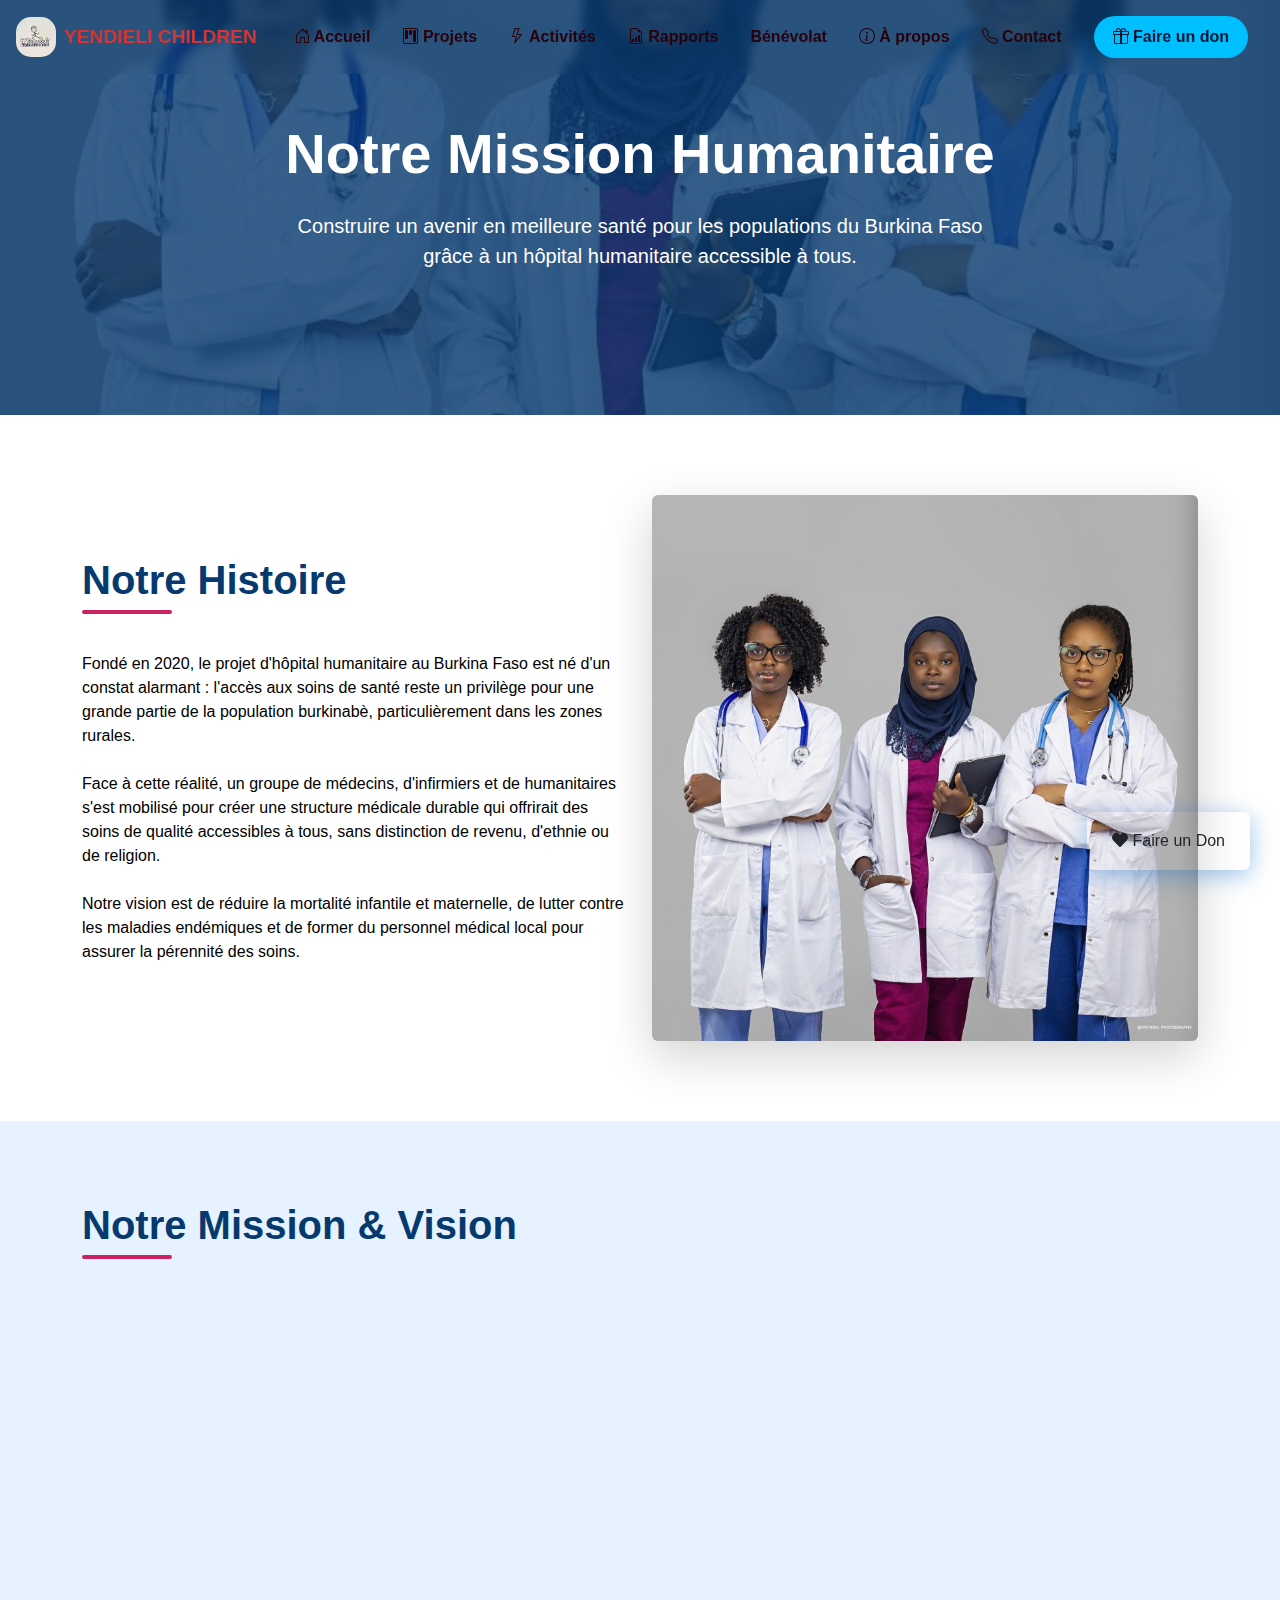
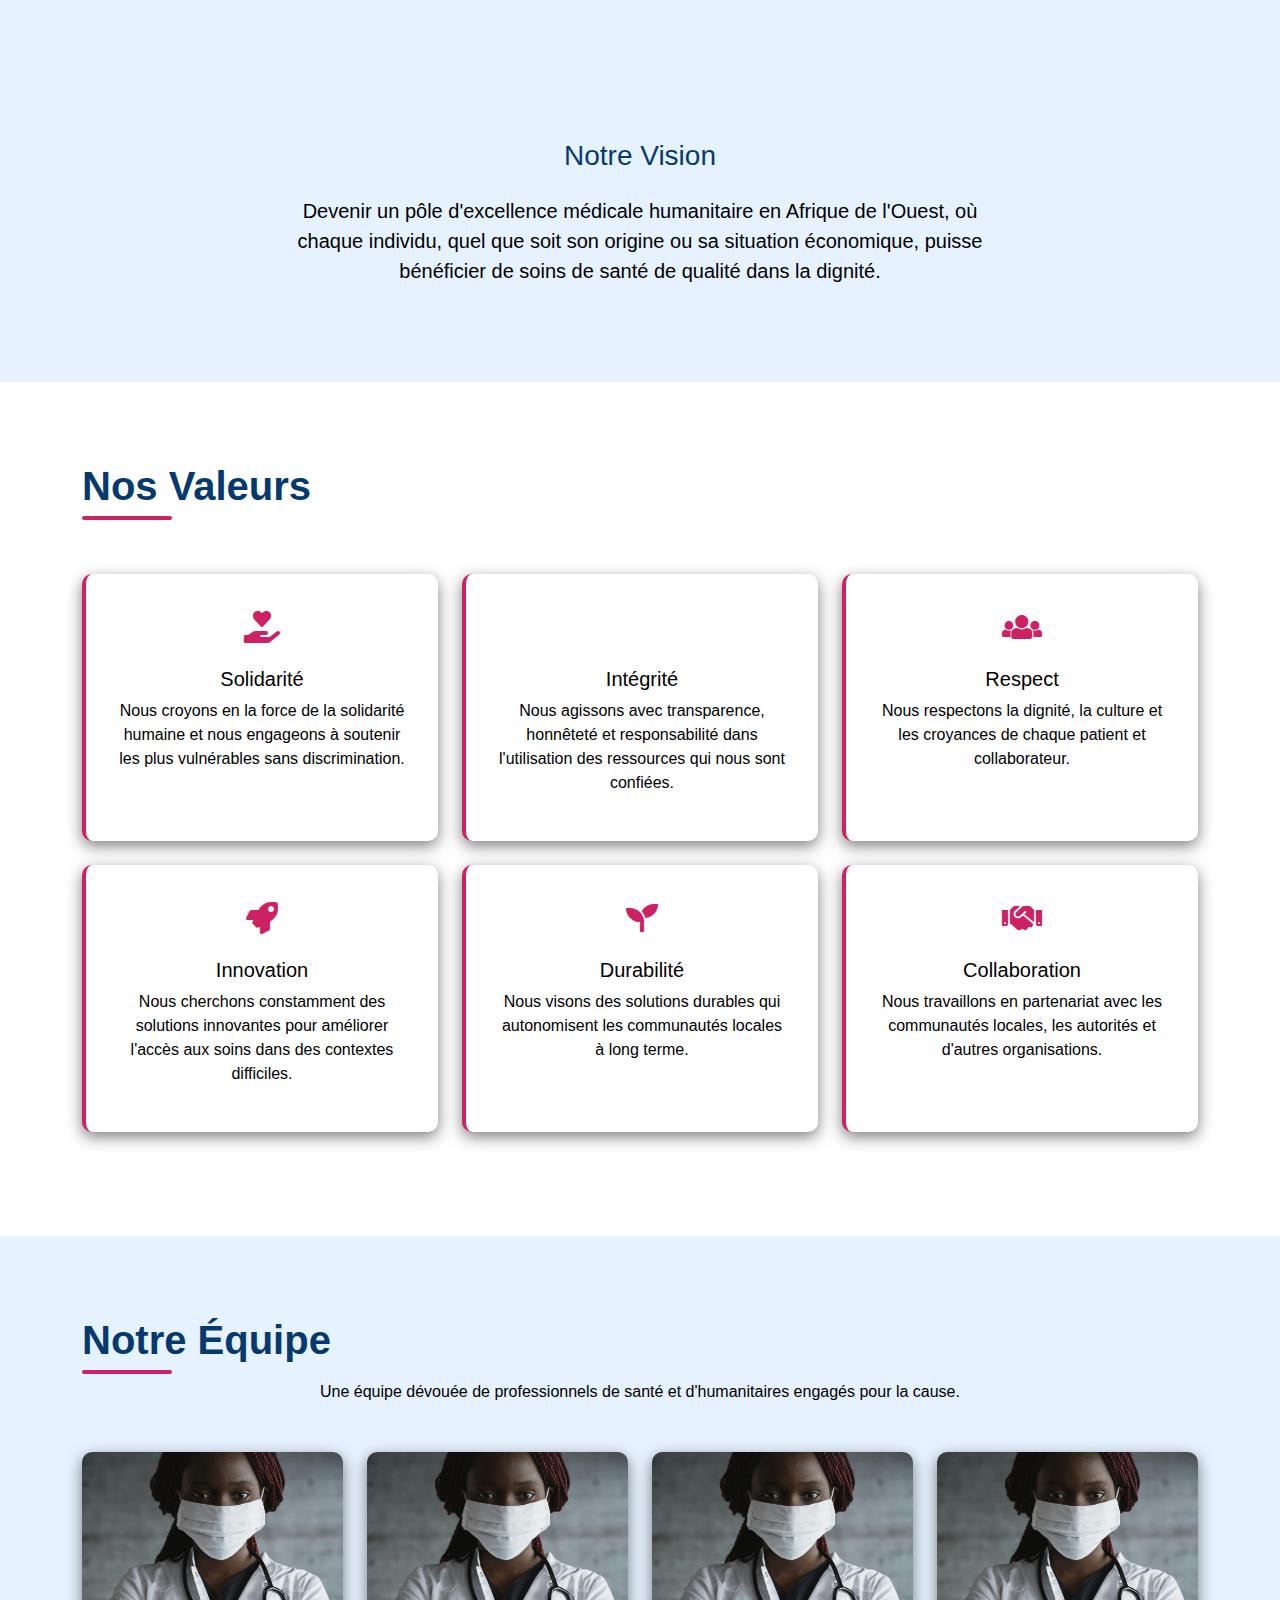
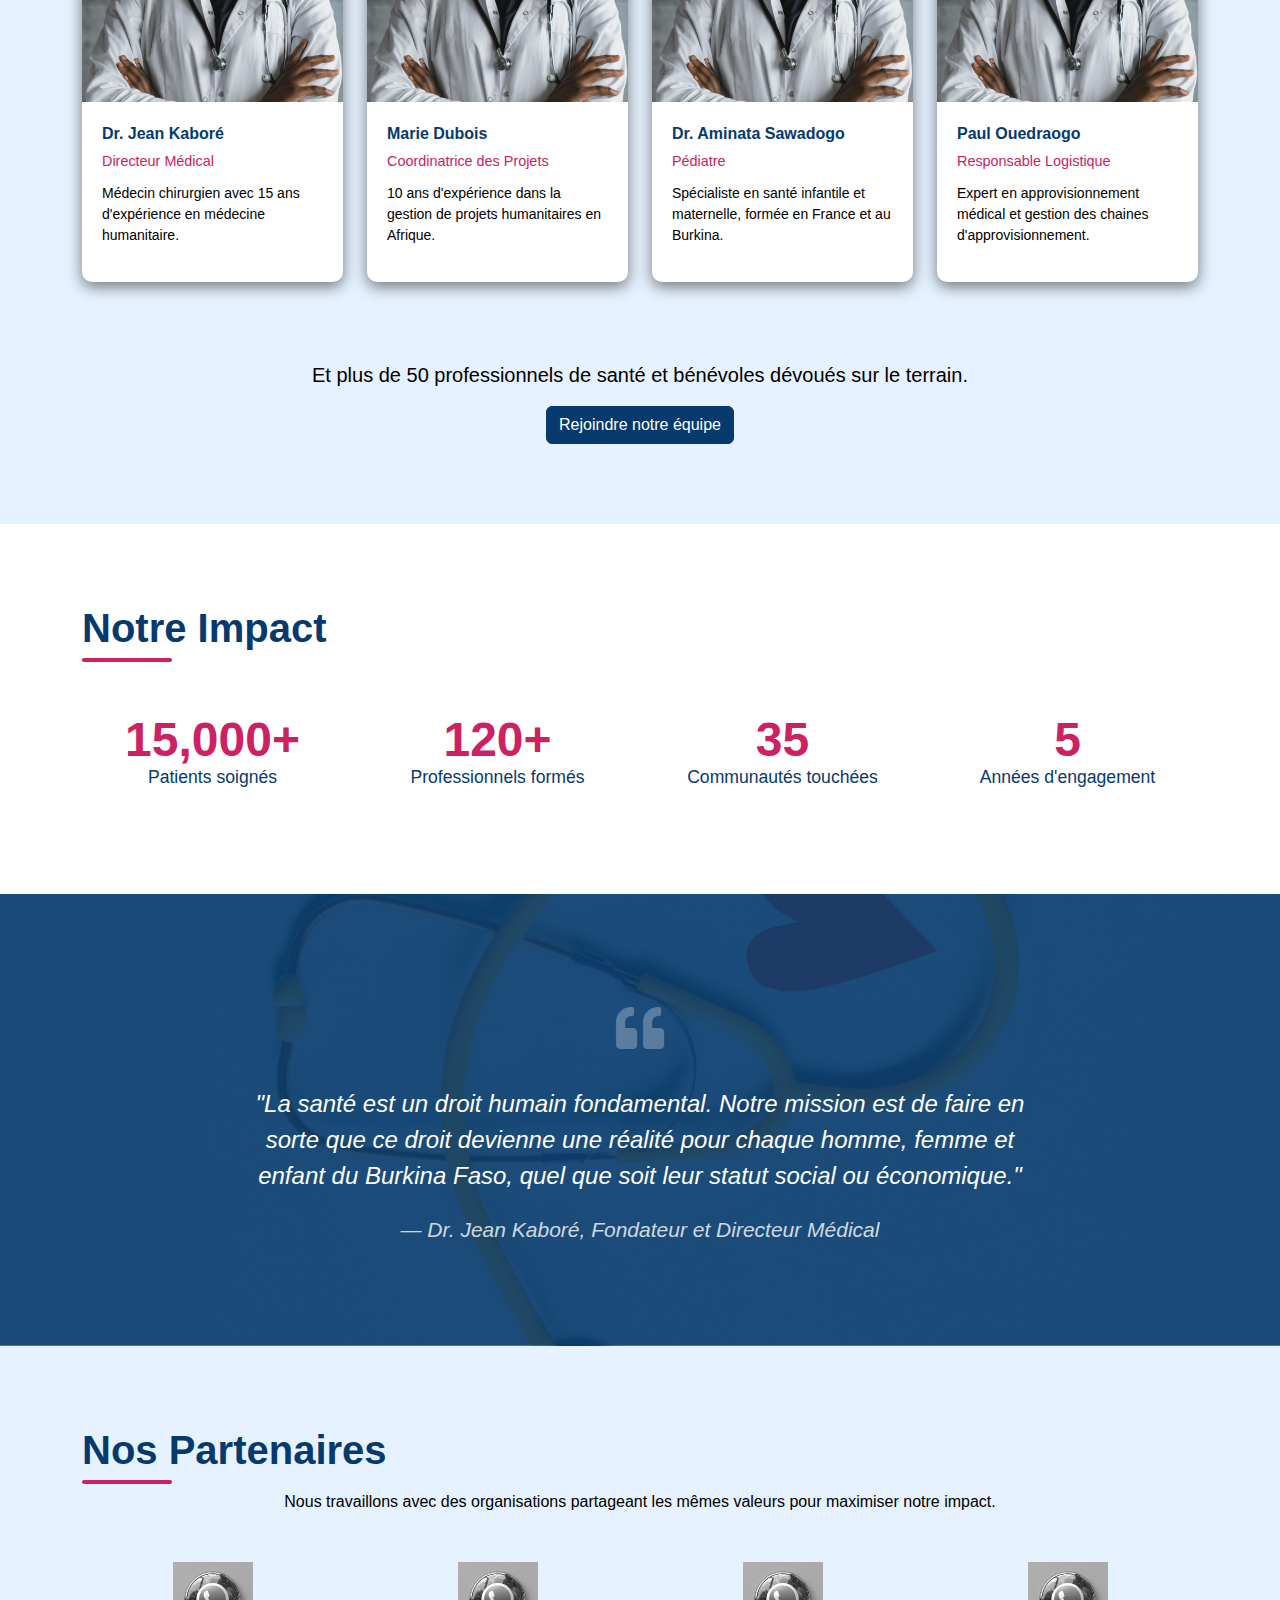
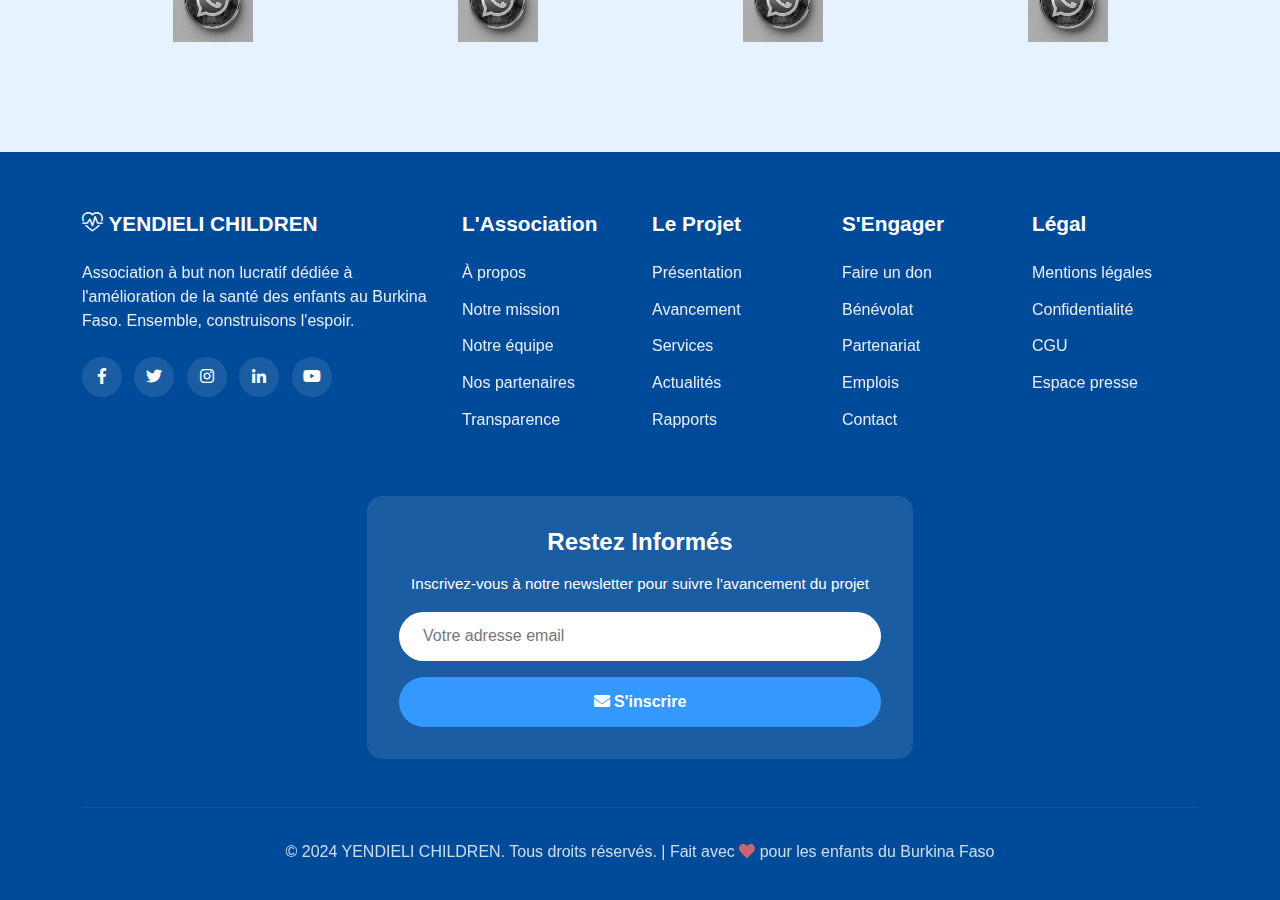
<file: pages/about.html>
<!DOCTYPE html>
<html lang="en">
<head>
    <meta charset="UTF-8">
    <meta name="viewport" content="width=device-width, initial-scale=1.0">
    <title>YENDIELI CHILDREN - Hôpital Pédiatrique Burkina Faso</title>
    <!--  CSS -->
     <link rel="stylesheet" href="../css/bootstrap.min.css">  
    <link rel="stylesheet" href="../css/bootstrap-icons.min.css">
    <link rel="stylesheet" href="../css/all.min.css">
    <link rel="stylesheet" href="../css/owl.carousel.min.css">
    <link rel="stylesheet" href="../css/owl.theme.default.min.css">
    <link rel="stylesheet" href="../css/all.min.css">
    <link rel="stylesheet" href="../css/style.css">
</head>
<body>
    <!-- Navbar  ------------------------------------------------------------------------------------------->
    <nav class="navbar navbar-expand-lg fixed-top custom-navbar">
        <div class="container-fluid px-3">

            <!-- LOGO + NOM ENTREPRISE -->
            <a class="navbar-brand d-flex align-items-center" href="../index.html">
                <img src="../img/img45.jpg" class="logo-navbar" alt="">
                <span class="brand-text">YENDIELI CHILDREN</span>
            </a>

            <!-- TOGGLER -->
            <button class="navbar-toggler " style="color: #ff6b6b;" type="button" data-bs-toggle="collapse"
                data-bs-target="#menu">
                <i class="bi bi-list fs-1"></i>
            </button>

            <!-- MENU -->
            <div class="collapse navbar-collapse" id="menu">
                <ul class="navbar-nav ms-auto align-items-lg-center">

                    <li class="nav-item mx-2">
                        <a class="nav-link" href="../index.html">
                            <i class="bi bi-house-door"></i> Accueil
                        </a>
                    </li>

                    <li class="nav-item mx-2">
                        <a class="nav-link" href="../pages/projet.html">
                            <i class="bi bi-kanban"></i> Projets
                        </a>
                    </li>

                    <li class="nav-item mx-2">
                        <a class="nav-link" href="activite.html">
                            <i class="bi bi-lightning"></i> Activités
                        </a>
                    </li>

                    <li class="nav-item mx-2">
                        <a class="nav-link" href="rapport.html">
                            <i class="bi bi-file-earmark-bar-graph"></i> Rapports
                        </a>
                    </li>

                    <li class="nav-item mx-2">
                        <a class="nav-link" href="benevolat.html">
                            <i class="bi bi-people-heart"></i> Bénévolat
                        </a>
                    </li>

                    <li class="nav-item mx-2">
                        <a class="nav-link" href="about.html">
                            <i class="bi bi-info-circle"></i> À propos
                        </a>
                    </li>

                    <li class="nav-item mx-2">
                        <a class="nav-link" href="contact.html">
                            <i class="bi bi-telephone"></i> Contact
                        </a>
                    </li>

                    <!-- Bouton Faire un don -->
                    <li class="nav-item mx-3">
                        <a class="btn btn-don" href="donate.html">
                            <i class="bi bi-gift"></i> Faire un don
                        </a>
                    </li>

                </ul>
            </div>
        </div>
    </nav>


 <!-- Hero Section -->
    <section class="hero-about">
        <div class="container">
            <div class="row">
                <div class="col-lg-8 mx-auto">
                    <h1 class="display-4 fw-bold mb-4">Notre Mission Humanitaire</h1>
                    <p class="lead mb-4">Construire un avenir en meilleure santé pour les populations du Burkina Faso grâce à un hôpital humanitaire accessible à tous.</p>
                </div>
            </div>
        </div>
    </section>

    <!-- Notre Histoire -->
    <section class="section-padding">
        <div class="container">
            <div class="row align-items-center">
                <div class="col-lg-6 mb-5 mb-lg-0">
                    <h2 class="section-title mb-5 text-start">Notre Histoire</h2>
                    <p class="mb-4">Fondé en 2020, le projet d'hôpital humanitaire au Burkina Faso est né d'un constat alarmant : l'accès aux soins de santé reste un privilège pour une grande partie de la population burkinabè, particulièrement dans les zones rurales.</p>
                    <p class="mb-4">Face à cette réalité, un groupe de médecins, d'infirmiers et de humanitaires s'est mobilisé pour créer une structure médicale durable qui offrirait des soins de qualité accessibles à tous, sans distinction de revenu, d'ethnie ou de religion.</p>
                    <p>Notre vision est de réduire la mortalité infantile et maternelle, de lutter contre les maladies endémiques et de former du personnel médical local pour assurer la pérennité des soins.</p>
                </div>
                <div class="col-lg-6">
                    <img src="../img/img24.jpg" alt="Notre histoire" class="img-fluid rounded shadow-lg">
                </div>
            </div>
        </div>
    </section>

    <!-- Notre Mission et Vision -->
    <section class="section-padding bg-light-custom">
        <div class="container">
            <div class="row">
                <div class="col-12 mb-5">
                    <h2 class="section-title">Notre Mission & Vision</h2>
                </div>
            </div>
            <div class="row">
                <div class="col-md-4 mb-4">
                    <div class="mission-card text-center">
                        <div class="mission-icon">
                            <i class="fas fa-heartbeat"></i>
                        </div>
                        <h4>Soins de Santé Accessibles</h4>
                        <p>Offrir des soins médicaux de qualité accessibles financièrement et géographiquement aux populations les plus vulnérables du Burkina Faso.</p>
                    </div>
                </div>
                <div class="col-md-4 mb-4">
                    <div class="mission-card text-center">
                        <div class="mission-icon">
                            <i class="fas fa-hand-holding-medical"></i>
                        </div>
                        <h4>Formation & Autonomie</h4>
                        <p>Former du personnel médical local et développer des programmes de santé communautaire pour assurer la durabilité des interventions.</p>
                    </div>
                </div>
                <div class="col-md-4 mb-4">
                    <div class="mission-card text-center">
                        <div class="mission-icon">
                            <i class="fas fa-shield-alt"></i>
                        </div>
                        <h4>Urgences & Prévention</h4>
                        <p>Répondre aux urgences sanitaires et mettre en place des programmes de prévention contre les maladies endémiques.</p>
                    </div>
                </div>
            </div>
            <div class="row mt-5">
                <div class="col-lg-8 mx-auto text-center">
                    <h3 class="mb-4 text-primary-custom">Notre Vision</h3>
                    <p class="lead">Devenir un pôle d'excellence médicale humanitaire en Afrique de l'Ouest, où chaque individu, quel que soit son origine ou sa situation économique, puisse bénéficier de soins de santé de qualité dans la dignité.</p>
                </div>
            </div>
        </div>
    </section>

    <!-- Nos Valeurs -->
    <section class="section-padding">
        <div class="container">
            <div class="row">
                <div class="col-12 mb-5">
                    <h2 class="section-title">Nos Valeurs</h2>
                </div>
            </div>
            <div class="row">
                <div class="col-md-6 col-lg-4 mb-4">
                    <div class="values-card">
                        <div class="values-icon">
                            <i class="fas fa-hand-holding-heart"></i>
                        </div>
                        <h5>Solidarité</h5>
                        <p>Nous croyons en la force de la solidarité humaine et nous engageons à soutenir les plus vulnérables sans discrimination.</p>
                    </div>
                </div>
                <div class="col-md-6 col-lg-4 mb-4">
                    <div class="values-card">
                        <div class="values-icon">
                            <i class="fas fa-user-shield"></i>
                        </div>
                        <h5>Intégrité</h5>
                        <p>Nous agissons avec transparence, honnêteté et responsabilité dans l'utilisation des ressources qui nous sont confiées.</p>
                    </div>
                </div>
                <div class="col-md-6 col-lg-4 mb-4">
                    <div class="values-card">
                        <div class="values-icon">
                            <i class="fas fa-users"></i>
                        </div>
                        <h5>Respect</h5>
                        <p>Nous respectons la dignité, la culture et les croyances de chaque patient et collaborateur.</p>
                    </div>
                </div>
                <div class="col-md-6 col-lg-4 mb-4">
                    <div class="values-card">
                        <div class="values-icon">
                            <i class="fas fa-rocket"></i>
                        </div>
                        <h5>Innovation</h5>
                        <p>Nous cherchons constamment des solutions innovantes pour améliorer l'accès aux soins dans des contextes difficiles.</p>
                    </div>
                </div>
                <div class="col-md-6 col-lg-4 mb-4">
                    <div class="values-card">
                        <div class="values-icon">
                            <i class="fas fa-seedling"></i>
                        </div>
                        <h5>Durabilité</h5>
                        <p>Nous visons des solutions durables qui autonomisent les communautés locales à long terme.</p>
                    </div>
                </div>
                <div class="col-md-6 col-lg-4 mb-4">
                    <div class="values-card">
                        <div class="values-icon">
                            <i class="fas fa-handshake"></i>
                        </div>
                        <h5>Collaboration</h5>
                        <p>Nous travaillons en partenariat avec les communautés locales, les autorités et d'autres organisations.</p>
                    </div>
                </div>
            </div>
        </div>
    </section>

    <!-- Notre Équipe -->
    <section class="section-padding bg-light-custom">
        <div class="container">
            <div class="row">
                <div class="col-12">
                    <h2 class="section-title">Notre Équipe</h2>
                    <p class="text-center mb-5">Une équipe dévouée de professionnels de santé et d'humanitaires engagés pour la cause.</p>
                </div>
            </div>
            <div class="row">
                <div class="col-md-6 col-lg-3">
                    <div class="team-card">
                        <img src="../img/img16.jpg" alt="Dr. Jean Kaboré" class="team-img">
                        <div class="team-info">
                            <div class="team-name">Dr. Jean Kaboré</div>
                            <div class="team-role">Directeur Médical</div>
                            <p class="small">Médecin chirurgien avec 15 ans d'expérience en médecine humanitaire.</p>
                        </div>
                    </div>
                </div>
                <div class="col-md-6 col-lg-3">
                    <div class="team-card">
                        <img src="../img/img16.jpg" alt="Marie Dubois" class="team-img">
                        <div class="team-info">
                            <div class="team-name">Marie Dubois</div>
                            <div class="team-role">Coordinatrice des Projets</div>
                            <p class="small">10 ans d'expérience dans la gestion de projets humanitaires en Afrique.</p>
                        </div>
                    </div>
                </div>
                <div class="col-md-6 col-lg-3">
                    <div class="team-card">
                        <img src="../img/img16.jpg" alt="Dr. Aminata Sawadogo" class="team-img">
                        <div class="team-info">
                            <div class="team-name">Dr. Aminata Sawadogo</div>
                            <div class="team-role">Pédiatre</div>
                            <p class="small">Spécialiste en santé infantile et maternelle, formée en France et au Burkina.</p>
                        </div>
                    </div>
                </div>
                <div class="col-md-6 col-lg-3">
                    <div class="team-card">
                        <img src="../img/img16.jpg" alt="Paul Ouedraogo" class="team-img">
                        <div class="team-info">
                            <div class="team-name">Paul Ouedraogo</div>
                            <div class="team-role">Responsable Logistique</div>
                            <p class="small">Expert en approvisionnement médical et gestion des chaines d'approvisionnement.</p>
                        </div>
                    </div>
                </div>
            </div>
            <div class="row mt-5">
                <div class="col-12 text-center">
                    <p class="lead">Et plus de 50 professionnels de santé et bénévoles dévoués sur le terrain.</p>
                    <a href="benevolat.html" class="btn btn-primary-custom">Rejoindre notre équipe</a>
                </div>
            </div>
        </div>
    </section>

    <!-- Chiffres Clés -->
    <section class="section-padding">
        <div class="container">
            <div class="row">
                <div class="col-12 mb-5">
                    <h2 class="section-title">Notre Impact</h2>
                </div>
            </div>
            <div class="row text-center">
                <div class="col-md-3 mb-4">
                    <div class="impact-number">15,000+</div>
                    <div class="impact-label">Patients soignés</div>
                </div>
                <div class="col-md-3 mb-4">
                    <div class="impact-number">120+</div>
                    <div class="impact-label">Professionnels formés</div>
                </div>
                <div class="col-md-3 mb-4">
                    <div class="impact-number">35</div>
                    <div class="impact-label">Communautés touchées</div>
                </div>
                <div class="col-md-3 mb-4">
                    <div class="impact-number">5</div>
                    <div class="impact-label">Années d'engagement</div>
                </div>
            </div>
        </div>
    </section>

   <!-- Citation Inspirante -->
    <section class="quote-section">
        <div class="container">
            <div class="row">
                <div class="col-lg-10 mx-auto">
                    <div class="quote-icon">
                        <i class="fas fa-quote-left"></i>
                    </div>
                    <blockquote class="blockquote">
                        <p>"La santé est un droit humain fondamental. Notre mission est de faire en sorte que ce droit devienne une réalité pour chaque homme, femme et enfant du Burkina Faso, quel que soit leur statut social ou économique."</p>
                        <footer class="blockquote-footer">Dr. Jean Kaboré, Fondateur et Directeur Médical</footer>
                    </blockquote>
                </div>
            </div>
        </div>
    </section>

    <!-- Partenaires -->
    <section class="section-padding bg-light-custom">
        <div class="container">
            <div class="row">
                <div class="col-12">
                    <h2 class="section-title">Nos Partenaires</h2>
                    <p class="text-center mb-5">Nous travaillons avec des organisations partageant les mêmes valeurs pour maximiser notre impact.</p>
                </div>
            </div>
            <div class="row">
                <div class="col-md-3 col-6">
                    <div class="partner-logo">
                        <img src="../img/whatsapp.jpg" alt="Partenaire 1">
                    </div>
                </div>
                <div class="col-md-3 col-6">
                    <div class="partner-logo">
                        <img src="../img/whatsapp.jpg" alt="Partenaire 2">
                    </div>
                </div>
                <div class="col-md-3 col-6">
                    <div class="partner-logo">
                        <img src="../img/whatsapp.jpg" alt="Partenaire 3">
                    </div>
                </div>
                <div class="col-md-3 col-6">
                    <div class="partner-logo">
                        <img src="../img/whatsapp.jpg" alt="Partenaire 4">
                    </div>
                </div>
            </div>
        </div>
    </section>


    <!-- Footer -->
    <footer class="footer">
        <div class="container">
            <div class="row g-4">
                <div class="col-lg-4">
                    <h3 class="footer-title">
                        <i class="bi bi-heart-pulse"></i> YENDIELI CHILDREN
                    </h3>
                    <p style="opacity: 0.9; margin-bottom: 1.5rem;">
                        Association à but non lucratif dédiée à l'amélioration de la santé des enfants au Burkina Faso.
                        Ensemble, construisons l'espoir.
                    </p>
                    <div class="social-links">
                        <a href="#"><i class="fab fa-facebook-f"></i></a>
                        <a href="#"><i class="fab fa-twitter"></i></a>
                        <a href="#"><i class="fab fa-instagram"></i></a>
                        <a href="#"><i class="fab fa-linkedin-in"></i></a>
                        <a href="#"><i class="fab fa-youtube"></i></a>
                    </div>
                </div>

                <div class="col-lg-2 col-md-4 col-6">
                    <h4 class="footer-title">L'Association</h4>
                    <ul class="footer-links">
                        <li><a href="#">À propos</a></li>
                        <li><a href="#">Notre mission</a></li>
                        <li><a href="#">Notre équipe</a></li>
                        <li><a href="#">Nos partenaires</a></li>
                        <li><a href="#">Transparence</a></li>
                    </ul>
                </div>

                <div class="col-lg-2 col-md-4 col-6">
                    <h4 class="footer-title">Le Projet</h4>
                    <ul class="footer-links">
                        <li><a href="#">Présentation</a></li>
                        <li><a href="#">Avancement</a></li>
                        <li><a href="#">Services</a></li>
                        <li><a href="#">Actualités</a></li>
                        <li><a href="#">Rapports</a></li>
                    </ul>
                </div>

                <div class="col-lg-2 col-md-4 col-6">
                    <h4 class="footer-title">S'Engager</h4>
                    <ul class="footer-links">
                        <li><a href="#don">Faire un don</a></li>
                        <li><a href="#">Bénévolat</a></li>
                        <li><a href="#">Partenariat</a></li>
                        <li><a href="#">Emplois</a></li>
                        <li><a href="#">Contact</a></li>
                    </ul>
                </div>

                <div class="col-lg-2 col-md-4 col-6">
                    <h4 class="footer-title">Légal</h4>
                    <ul class="footer-links">
                        <li><a href="#">Mentions légales</a></li>
                        <li><a href="#">Confidentialité</a></li>
                        <li><a href="#">CGU</a></li>
                        <li><a href="#">Espace presse</a></li>
                    </ul>
                </div>
            </div>

            <div class="row mt-5">
                <div class="col-lg-6 mx-auto">
                    <div class="newsletter-box">
                        <h4 class="text-center mb-3" style="font-weight: 600;">Restez Informés</h4>
                        <p class="text-center mb-3" style="font-size: 0.95rem;">Inscrivez-vous à notre newsletter pour
                            suivre l'avancement du projet</p>
                        <form>
                            <input type="email" class="newsletter-input" placeholder="Votre adresse email" required>
                            <button type="submit" class="newsletter-btn">
                                <i class="fas fa-envelope"></i> S'inscrire
                            </button>
                        </form>
                    </div>
                </div>
            </div>

            <div class="footer-bottom">
                <p>&copy; 2024 YENDIELI CHILDREN. Tous droits réservés. | Fait avec <i class="fas fa-heart"
                        style="color: #ff6b6b;"></i> pour les enfants du Burkina Faso</p>
            </div>
        </div>
    </footer>

    <!-- Floating Donate Button -->
    <a href="#don" class="btn btn-donate-nav"
        style="position: fixed; bottom: 30px; right: 30px; z-index: 1000; padding: 1rem 1.5rem; box-shadow: 0 5px 25px rgba(0,102,204,0.4);">
        <i class="fas fa-heart"></i> Faire un Don
    </a>


    
    <script src="../js/bootstrap.bundle.min.js"></script>
    <script src="../js/main.js"></script>
    <script src="../js/owl.carousel.min.js"></script>
    <script src="../js/aos.js"></script>
    <script src="../js/jquery.min.js"></script>
    <script src="../js/script.js"></script>
    <script>
        // Navbar scroll effect
        window.addEventListener('scroll', function () {
            const navbar = document.querySelector('.navbar');
            if (window.scrollY > 50) {
                navbar.style.boxShadow = '0 5px 20px rgba(0,0,0,0.15)';
            } else {
                navbar.style.boxShadow = '0 2px 10px rgba(0,0,0,0.1)';
            }
        });

        // Smooth scroll for navigation links
        document.querySelectorAll('a[href^="#"]').forEach(anchor => {
            anchor.addEventListener('click', function (e) {
                e.preventDefault();
                const target = document.querySelector(this.getAttribute('href'));
                if (target) {
                    const offsetTop = target.offsetTop - 80;
                    window.scrollTo({
                        top: offsetTop,
                        behavior: 'smooth'
                    });
                }
            });
        });

        // Progress bar animation
        window.addEventListener('load', function () {
            const progressFill = document.querySelector('.progress-fill');
            if (progressFill) {
                setTimeout(() => {
                    progressFill.style.width = '25%';
                }, 500);
            }
        });

        // Intersection Observer for fade-in animations
        const observerOptions = {
            threshold: 0.1,
            rootMargin: '0px 0px -50px 0px'
        };

        const observer = new IntersectionObserver(function (entries) {
            entries.forEach(entry => {
                if (entry.isIntersecting) {
                    entry.target.style.opacity = '1';
                    entry.target.style.transform = 'translateY(0)';
                }
            });
        }, observerOptions);

        document.querySelectorAll('.mission-card, .news-card, .stat-card').forEach(el => {
            el.style.opacity = '0';
            el.style.transform = 'translateY(30px)';
            el.style.transition = 'all 0.6s ease';
            observer.observe(el);
        });

        // Close navbar on mobile after clicking link
        document.querySelectorAll('.nav-link').forEach(link => {
            link.addEventListener('click', function () {
                const navbarToggler = document.querySelector('.navbar-toggler');
                const navbarCollapse = document.querySelector('.navbar-collapse');
                if (window.innerWidth < 992 && navbarCollapse.classList.contains('show')) {
                    navbarToggler.click();
                }
            });
        });
    </script>


    <script>
        AOS.init();
    </script>


    <script>
        var loader = document.getElementById("preloader");
        window.addEventListener("load", function () {
            loader.style.display = "none";
        })
    </script>

    <script>
        let up = document.querySelector('.up');
        window.onscroll = function () {
            up.classList.toggle('show', window.scrollY >= 1000);
        }
        up.onclick = function () {
            window.scrollTo({ behavior: 'smooth', top: 0 });
        }
    </script>


    <script>
        // Changement du background en scroll
        const navbar = document.querySelector('.custom-navbar');
        const nav_link = document.querySelectorAll('.nav-link');
        window.addEventListener('scroll', () => {
            if (window.pageYOffset > 100) {
                navbar.classList.add('navbar-scrolled');
                nav_link.forEach(element => {
                    element.style.color = "rgb(224, 167, 179)";
                });
            } else {
                navbar.classList.remove('navbar-scrolled');
                nav_link.forEach(element => {
                    element.style.color = "rgb(34, 1, 8)";
                });
            }
        });
    </script>

<script>
        $(document).ready(function() {
            // Gestion de la sélection des options de don
            $('.donation-option').click(function() {
                $('.donation-option').removeClass('selected');
                $('.donation-option button').removeClass('btn-primary-custom').addClass('btn-outline-primary-custom').text('Sélectionner');
                
                $(this).addClass('selected');
                $(this).find('button').removeClass('btn-outline-primary-custom').addClass('btn-primary-custom').text('Sélectionné');
                
                // Si ce n'est pas un montant personnalisé, on remplit le champ
                if ($(this).data('amount') !== 'custom' && $(this).data('amount') !== 'monthly') {
                    $('#customAmount').val($(this).data('amount'));
                }
                
                // Si c'est un don mensuel, on coche la case
                if ($(this).data('amount') === 'monthly') {
                    $('#monthlyDonation').prop('checked', true);
                    $('#customAmount').val('25');
                }
            });
            
            // Gestion du formulaire de don
            $('#donationForm').submit(function(e) {
                e.preventDefault();
                
                // Validation basique
                const amount = $('#customAmount').val();
                if (!amount || amount < 1) {
                    alert('Veuillez saisir un montant valide.');
                    return;
                }
                
                // Simulation d'envoi du formulaire
                alert(`Merci pour votre don de ${amount}€ ! Vous allez être redirigé vers la page de paiement.`);
                // Ici, vous redirigeriez vers le système de paiement
            });
        });
    </script>


</body>
</html>
</file>
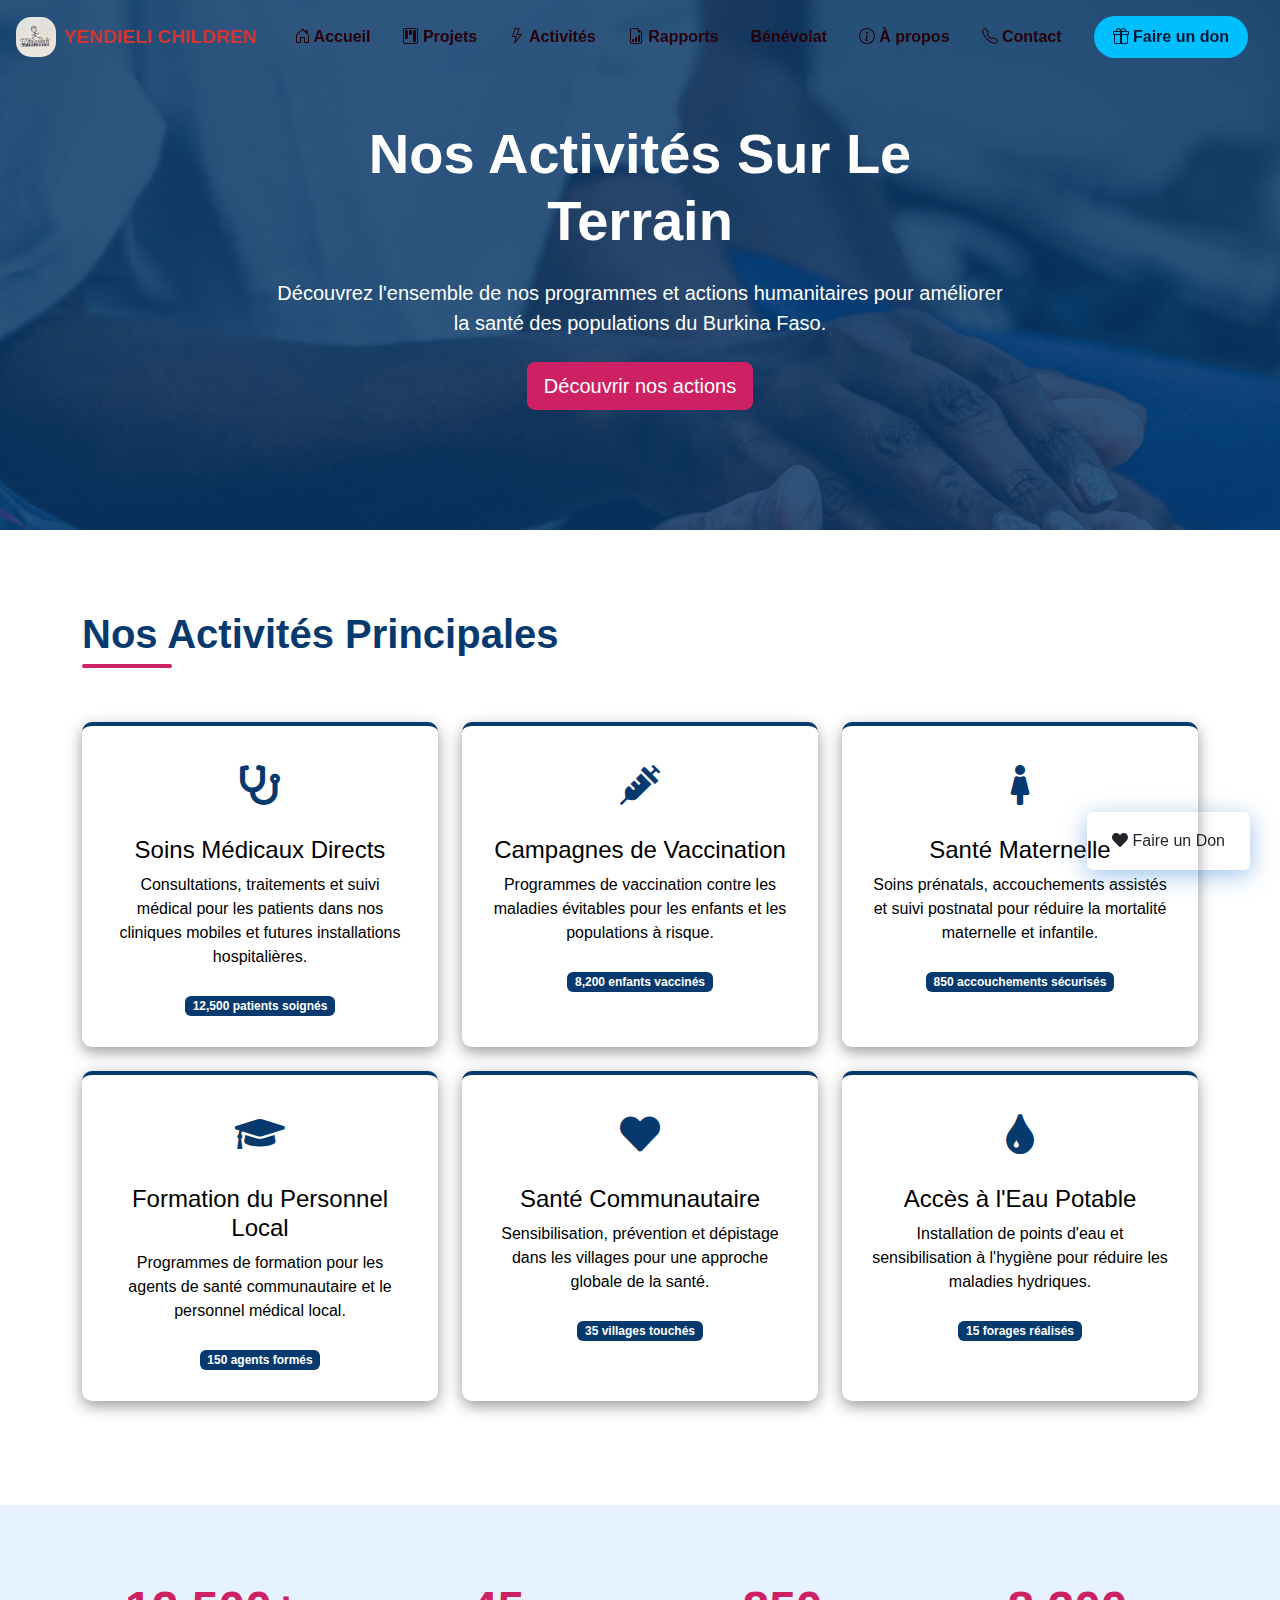
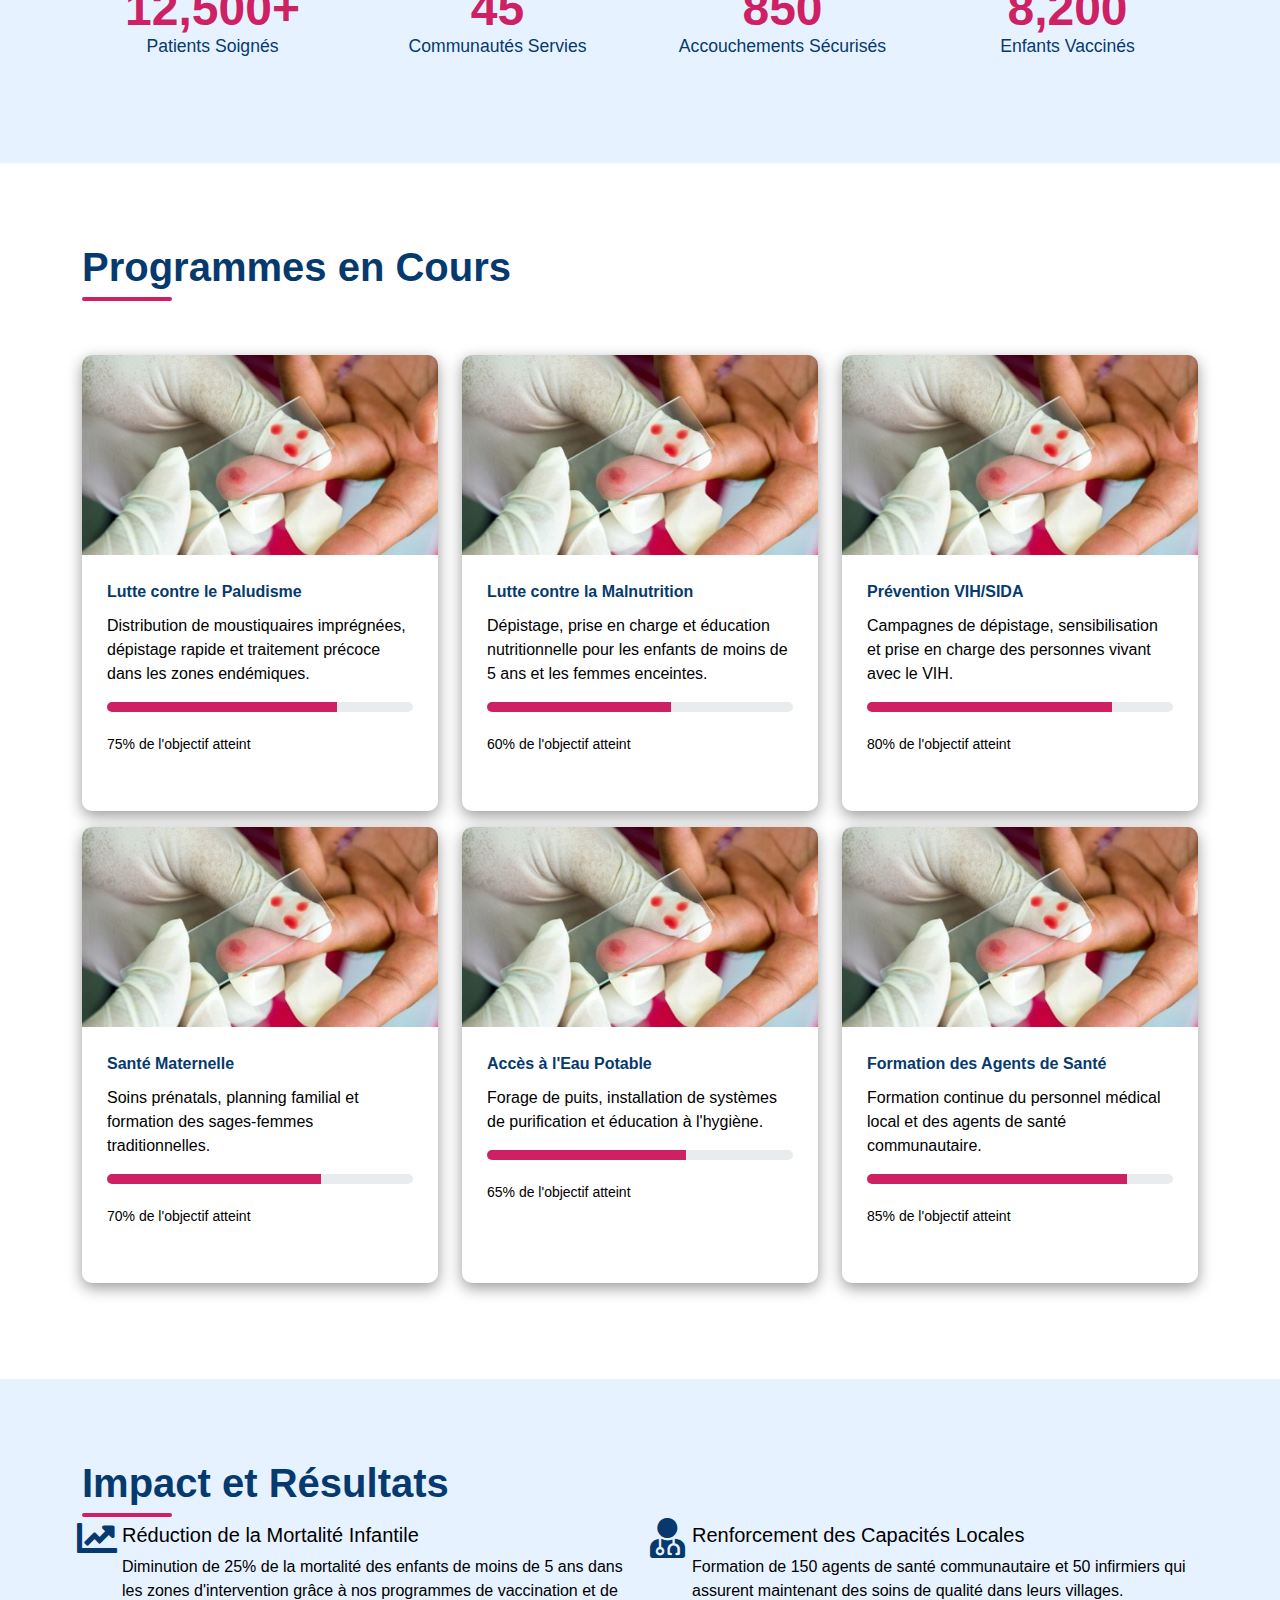
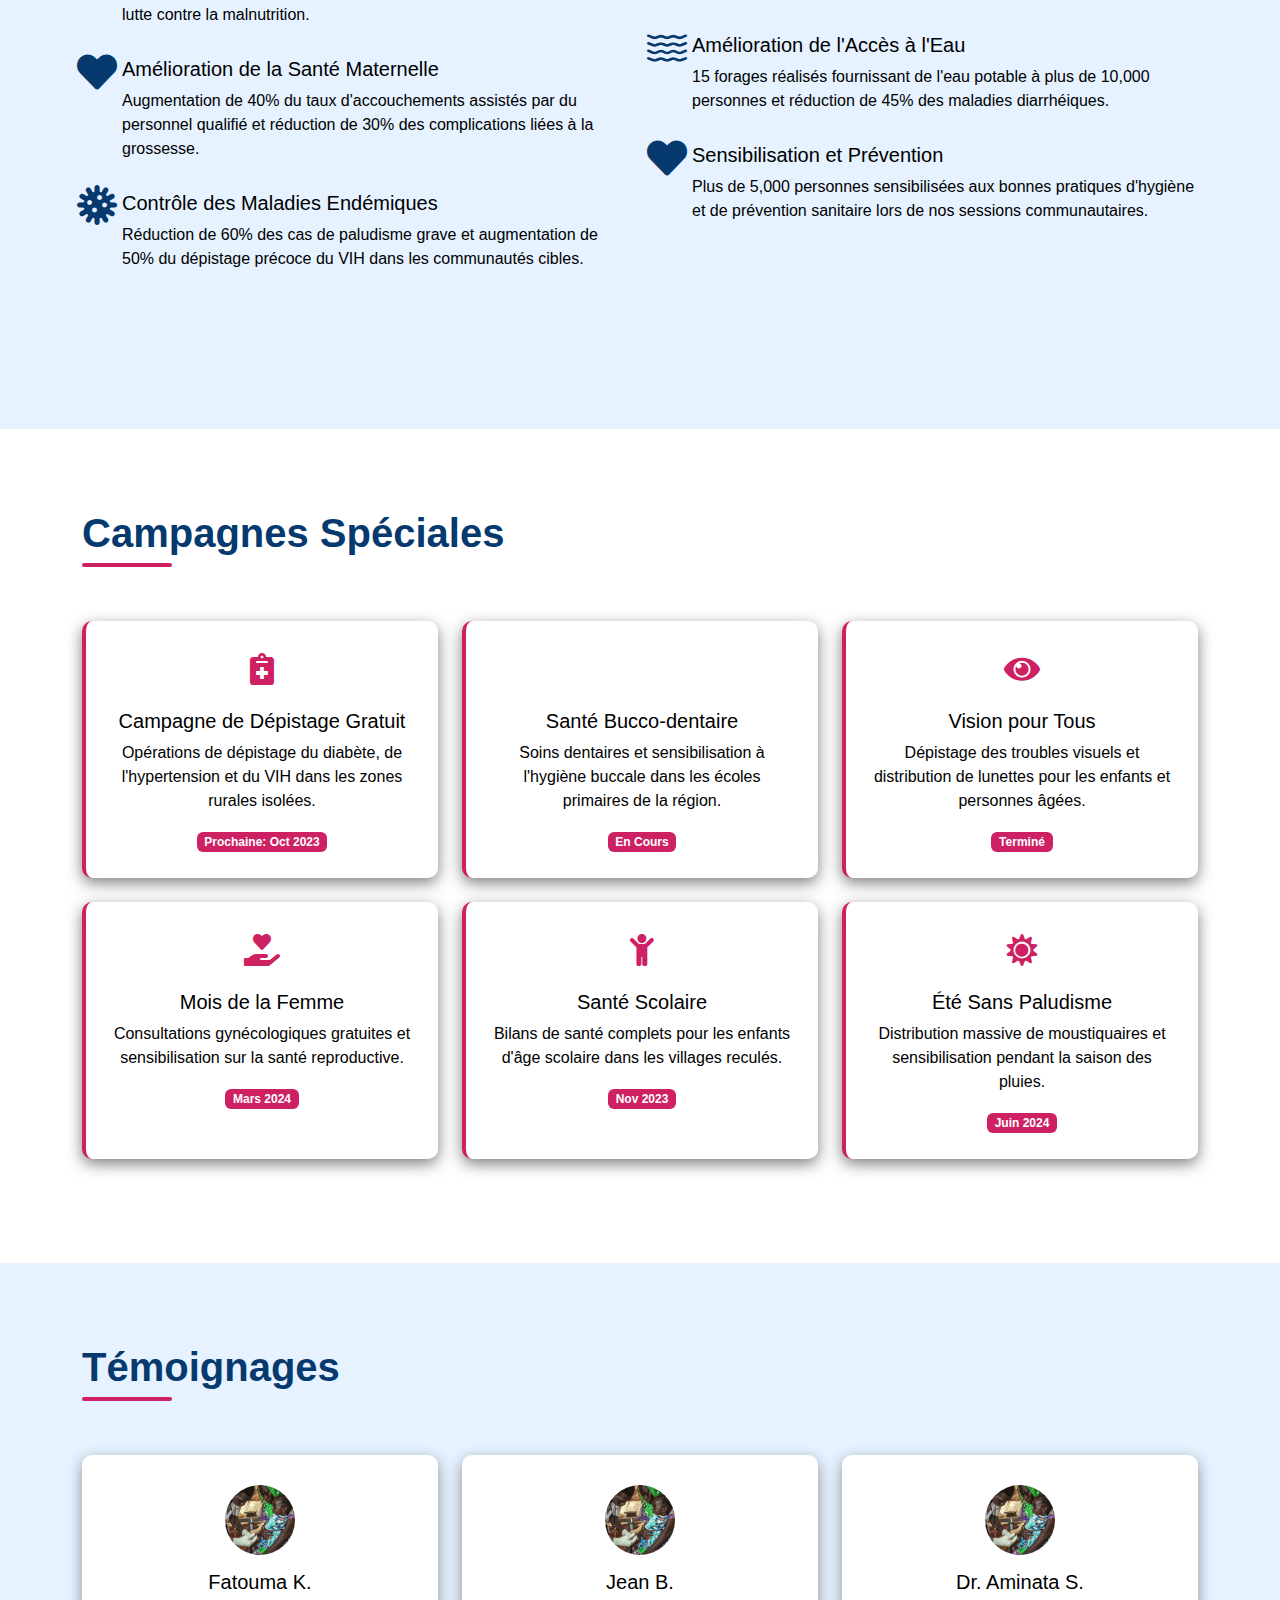
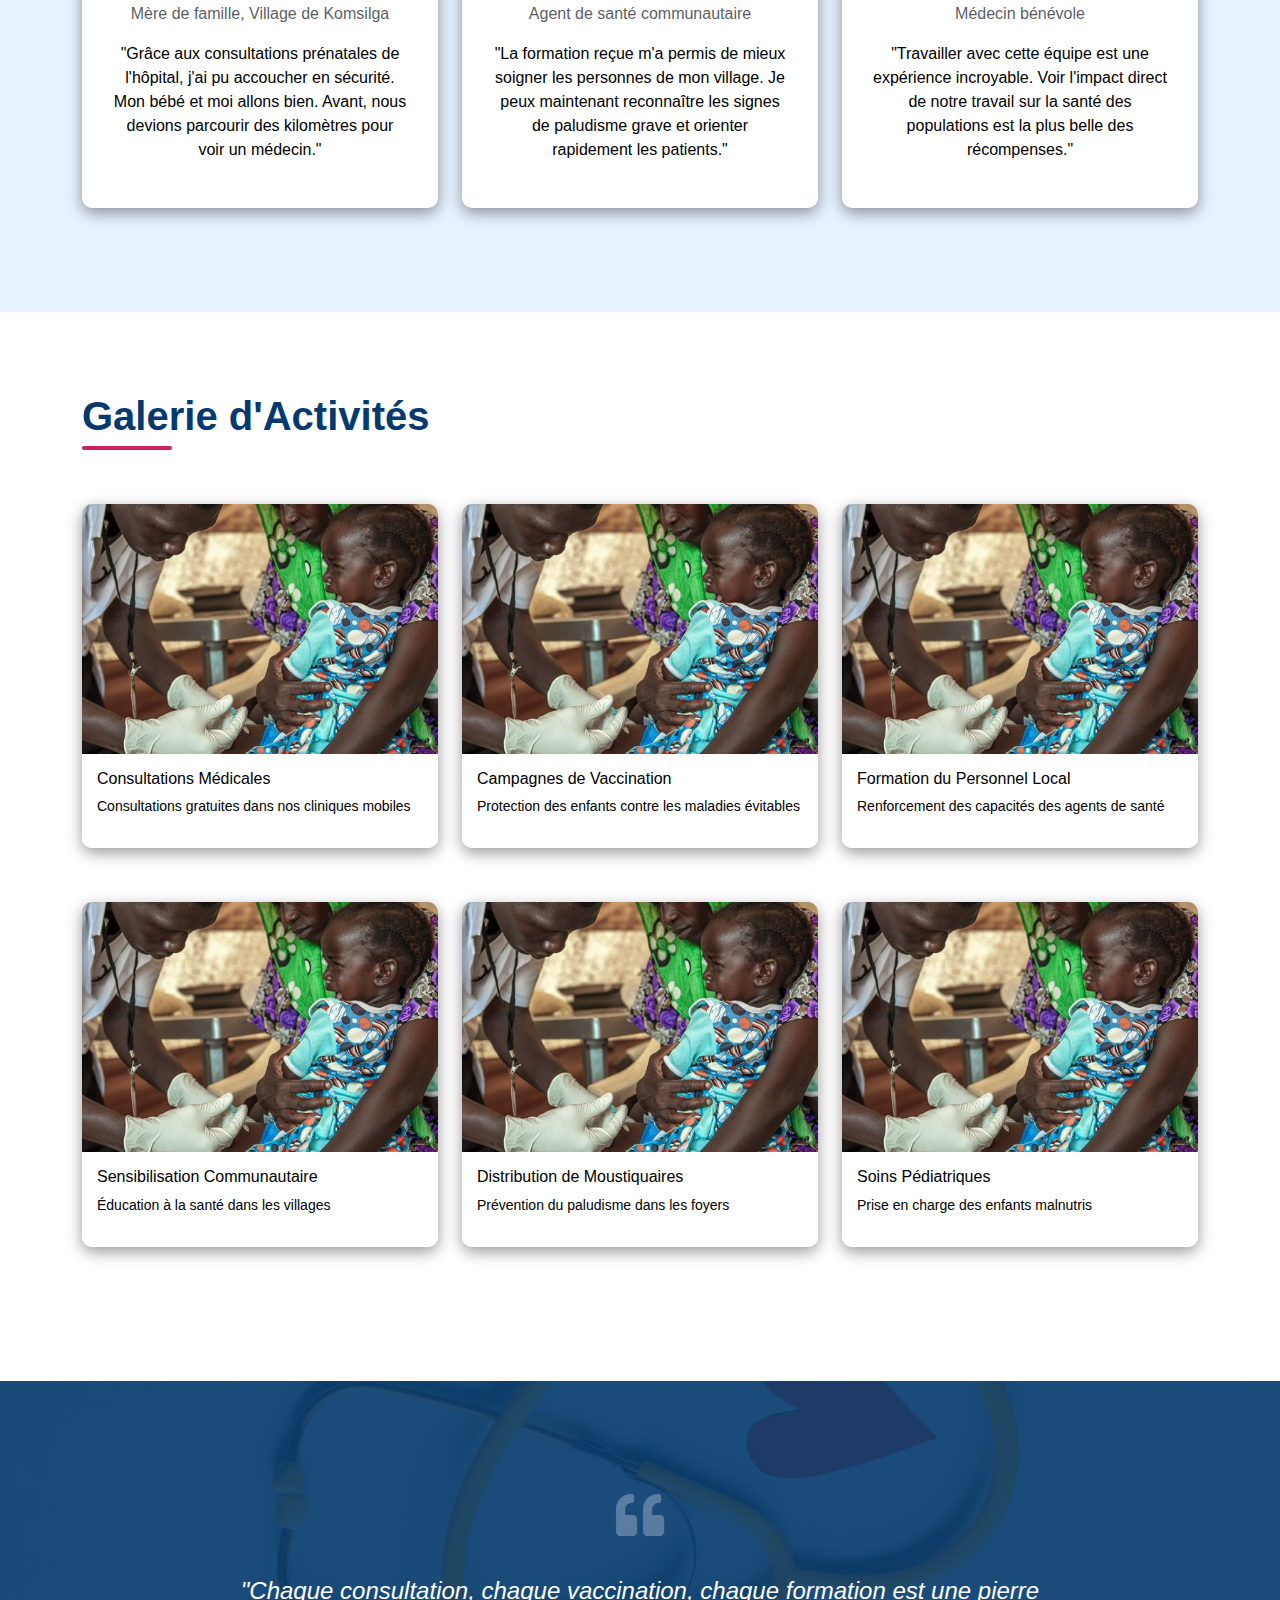
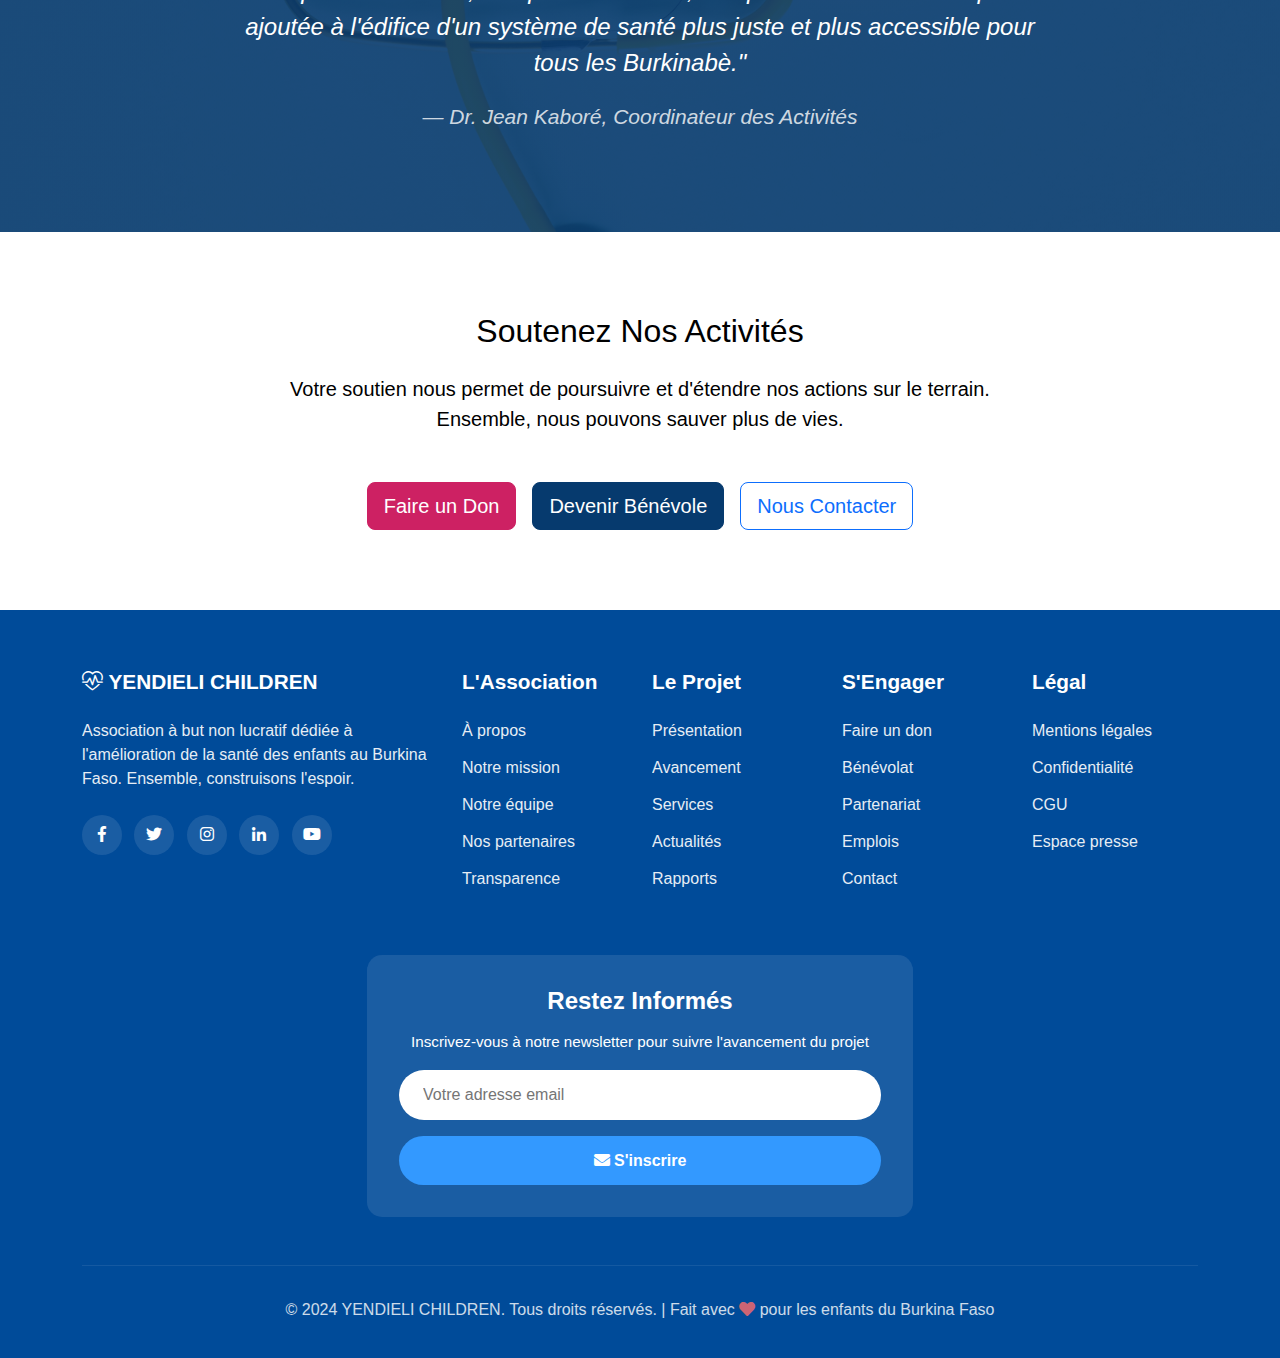
<file: pages/activite.html>
<!DOCTYPE html>
<html lang="en">
<head>
    <meta charset="UTF-8">
    <meta name="viewport" content="width=device-width, initial-scale=1.0">
    <title>YENDIELI CHILDREN - Hôpital Pédiatrique Burkina Faso</title>
    <!--  CSS -->
     <link rel="stylesheet" href="../css/bootstrap.min.css">  
    <link rel="stylesheet" href="../css/bootstrap-icons.min.css">
    <link rel="stylesheet" href="../css/all.min.css">
    <link rel="stylesheet" href="../css/owl.carousel.min.css">
    <link rel="stylesheet" href="../css/owl.theme.default.min.css">
    <link rel="stylesheet" href="../css/all.min.css">
    <link rel="stylesheet" href="../css/style.css">
</head>
<body>
    <!-- Navbar  ------------------------------------------------------------------------------------------->
    <nav class="navbar navbar-expand-lg fixed-top custom-navbar">
        <div class="container-fluid px-3">

            <!-- LOGO + NOM ENTREPRISE -->
            <a class="navbar-brand d-flex align-items-center" href="../index.html">
                <img src="../img/img45.jpg" class="logo-navbar" alt="">
                <span class="brand-text">YENDIELI CHILDREN</span>
            </a>

            <!-- TOGGLER -->
            <button class="navbar-toggler " style="color: #ff6b6b;" type="button" data-bs-toggle="collapse"
                data-bs-target="#menu">
                <i class="bi bi-list fs-1"></i>
            </button>

            <!-- MENU -->
            <div class="collapse navbar-collapse" id="menu">
                <ul class="navbar-nav ms-auto align-items-lg-center">

                    <li class="nav-item mx-2">
                        <a class="nav-link" href="../index.html">
                            <i class="bi bi-house-door"></i> Accueil
                        </a>
                    </li>

                    <li class="nav-item mx-2">
                        <a class="nav-link" href="../pages/projet.html">
                            <i class="bi bi-kanban"></i> Projets
                        </a>
                    </li>

                    <li class="nav-item mx-2">
                        <a class="nav-link" href="activite.html">
                            <i class="bi bi-lightning"></i> Activités
                        </a>
                    </li>

                    <li class="nav-item mx-2">
                        <a class="nav-link" href="rapport.html">
                            <i class="bi bi-file-earmark-bar-graph"></i> Rapports
                        </a>
                    </li>

                    <li class="nav-item mx-2">
                        <a class="nav-link" href="benevolat.html">
                            <i class="bi bi-people-heart"></i> Bénévolat
                        </a>
                    </li>

                    <li class="nav-item mx-2">
                        <a class="nav-link" href="about.html">
                            <i class="bi bi-info-circle"></i> À propos
                        </a>
                    </li>

                    <li class="nav-item mx-2">
                        <a class="nav-link" href="contact.html">
                            <i class="bi bi-telephone"></i> Contact
                        </a>
                    </li>

                    <!-- Bouton Faire un don -->
                    <li class="nav-item mx-3">
                        <a class="btn btn-don" href="donate.html">
                            <i class="bi bi-gift"></i> Faire un don
                        </a>
                    </li>

                </ul>
            </div>
        </div>
    </nav>

  <!-- Hero Section -->
    <section class="hero-activities">
        <div class="container">
            <div class="row">
                <div class="col-lg-8 mx-auto">
                    <h1 class="display-4 fw-bold mb-4">Nos Activités Sur Le Terrain</h1>
                    <p class="lead mb-4">Découvrez l'ensemble de nos programmes et actions humanitaires pour améliorer la santé des populations du Burkina Faso.</p>
                    <a href="#current-activities" class="btn btn-secondary-custom btn-lg">Découvrir nos actions</a>
                </div>
            </div>
        </div>
    </section>

    <!-- Activités Principales -->
    <section id="current-activities" class="section-padding">
        <div class="container">
            <div class="row mb-5">
                <div class="col-12">
                    <h2 class="section-title">Nos Activités Principales</h2>
                </div>
            </div>
            <div class="row">
                <div class="col-md-4 mb-4">
                    <div class="activity-card text-center">
                        <div class="activity-icon">
                            <i class="fas fa-stethoscope"></i>
                        </div>
                        <h4>Soins Médicaux Directs</h4>
                        <p>Consultations, traitements et suivi médical pour les patients dans nos cliniques mobiles et futures installations hospitalières.</p>
                        <div class="mt-4">
                            <span class="badge bg-primary-custom">12,500 patients soignés</span>
                        </div>
                    </div>
                </div>
                <div class="col-md-4 mb-4">
                    <div class="activity-card text-center">
                        <div class="activity-icon">
                            <i class="fas fa-syringe"></i>
                        </div>
                        <h4>Campagnes de Vaccination</h4>
                        <p>Programmes de vaccination contre les maladies évitables pour les enfants et les populations à risque.</p>
                        <div class="mt-4">
                            <span class="badge bg-primary-custom">8,200 enfants vaccinés</span>
                        </div>
                    </div>
                </div>
                <div class="col-md-4 mb-4">
                    <div class="activity-card text-center">
                        <div class="activity-icon">
                            <i class="fas fa-female"></i>
                        </div>
                        <h4>Santé Maternelle</h4>
                        <p>Soins prénatals, accouchements assistés et suivi postnatal pour réduire la mortalité maternelle et infantile.</p>
                        <div class="mt-4">
                            <span class="badge bg-primary-custom">850 accouchements sécurisés</span>
                        </div>
                    </div>
                </div>
            </div>
            <div class="row">
                <div class="col-md-4 mb-4">
                    <div class="activity-card text-center">
                        <div class="activity-icon">
                            <i class="fas fa-graduation-cap"></i>
                        </div>
                        <h4>Formation du Personnel Local</h4>
                        <p>Programmes de formation pour les agents de santé communautaire et le personnel médical local.</p>
                        <div class="mt-4">
                            <span class="badge bg-primary-custom">150 agents formés</span>
                        </div>
                    </div>
                </div>
                <div class="col-md-4 mb-4">
                    <div class="activity-card text-center">
                        <div class="activity-icon">
                            <i class="fas fa-heart"></i>
                        </div>
                        <h4>Santé Communautaire</h4>
                        <p>Sensibilisation, prévention et dépistage dans les villages pour une approche globale de la santé.</p>
                        <div class="mt-4">
                            <span class="badge bg-primary-custom">35 villages touchés</span>
                        </div>
                    </div>
                </div>
                <div class="col-md-4 mb-4">
                    <div class="activity-card text-center">
                        <div class="activity-icon">
                            <i class="fas fa-tint"></i>
                        </div>
                        <h4>Accès à l'Eau Potable</h4>
                        <p>Installation de points d'eau et sensibilisation à l'hygiène pour réduire les maladies hydriques.</p>
                        <div class="mt-4">
                            <span class="badge bg-primary-custom">15 forages réalisés</span>
                        </div>
                    </div>
                </div>
            </div>
        </div>
    </section>

    <!-- Chiffres Clés -->
    <section class="section-padding bg-light-custom">
        <div class="container">
            <div class="row text-center">
                <div class="col-md-3 mb-4">
                    <div class="stats-number">12,500+</div>
                    <div class="stats-label">Patients Soignés</div>
                </div>
                <div class="col-md-3 mb-4">
                    <div class="stats-number">45</div>
                    <div class="stats-label">Communautés Servies</div>
                </div>
                <div class="col-md-3 mb-4">
                    <div class="stats-number">850</div>
                    <div class="stats-label">Accouchements Sécurisés</div>
                </div>
                <div class="col-md-3 mb-4">
                    <div class="stats-number">8,200</div>
                    <div class="stats-label">Enfants Vaccinés</div>
                </div>
            </div>
        </div>
    </section>

     <!-- Programmes en Cours -->
    <section class="section-padding">
        <div class="container">
            <div class="row mb-5">
                <div class="col-12">
                    <h2 class="section-title">Programmes en Cours</h2>
                </div>
            </div>
            <div class="row">
                <div class="col-md-6 col-lg-4 mb-3">
                    <div class="program-card">
                        <img src="../img/img31.jpeg" alt="Lutte contre le paludisme" class="program-img">
                        <div class="program-info">
                            <div class="program-name">Lutte contre le Paludisme</div>
                            <p>Distribution de moustiquaires imprégnées, dépistage rapide et traitement précoce dans les zones endémiques.</p>
                            <div class="progress">
                                <div class="progress-bar" role="progressbar" style="width: 75%" aria-valuenow="75" aria-valuemin="0" aria-valuemax="100"></div>
                            </div>
                            <small>75% de l'objectif atteint</small>
                        </div>
                    </div>
                </div>
                <div class="col-md-6 col-lg-4 mb-3">
                    <div class="program-card">
                        <img src="../img/img31.jpeg" alt="Lutte contre la malnutrition" class="program-img">
                        <div class="program-info">
                            <div class="program-name">Lutte contre la Malnutrition</div>
                            <p>Dépistage, prise en charge et éducation nutritionnelle pour les enfants de moins de 5 ans et les femmes enceintes.</p>
                            <div class="progress">
                                <div class="progress-bar" role="progressbar" style="width: 60%" aria-valuenow="60" aria-valuemin="0" aria-valuemax="100"></div>
                            </div>
                            <small>60% de l'objectif atteint</small>
                        </div>
                    </div>
                </div>
                <div class="col-md-6 col-lg-4 mb-3">
                    <div class="program-card">
                        <img src="../img/img31.jpeg" alt="Prévention VIH/SIDA" class="program-img">
                        <div class="program-info">
                            <div class="program-name">Prévention VIH/SIDA</div>
                            <p>Campagnes de dépistage, sensibilisation et prise en charge des personnes vivant avec le VIH.</p>
                            <div class="progress">
                                <div class="progress-bar" role="progressbar" style="width: 80%" aria-valuenow="80" aria-valuemin="0" aria-valuemax="100"></div>
                            </div>
                            <small>80% de l'objectif atteint</small>
                        </div>
                    </div>
                </div>
                <div class="col-md-6 col-lg-4 mb-3">
                    <div class="program-card">
                        <img src="../img/img31.jpeg" alt="Santé maternelle" class="program-img">
                        <div class="program-info">
                            <div class="program-name">Santé Maternelle</div>
                            <p>Soins prénatals, planning familial et formation des sages-femmes traditionnelles.</p>
                            <div class="progress">
                                <div class="progress-bar" role="progressbar" style="width: 70%" aria-valuenow="70" aria-valuemin="0" aria-valuemax="100"></div>
                            </div>
                            <small>70% de l'objectif atteint</small>
                        </div>
                    </div>
                </div>
                <div class="col-md-6 col-lg-4 mb-3">
                    <div class="program-card">
                        <img src="../img/img31.jpeg" alt="Accès à l'eau potable" class="program-img">
                        <div class="program-info">
                            <div class="program-name">Accès à l'Eau Potable</div>
                            <p>Forage de puits, installation de systèmes de purification et éducation à l'hygiène.</p>
                            <div class="progress">
                                <div class="progress-bar" role="progressbar" style="width: 65%" aria-valuenow="65" aria-valuemin="0" aria-valuemax="100"></div>
                            </div>
                            <small>65% de l'objectif atteint</small>
                        </div>
                    </div>
                </div>
                <div class="col-md-6 col-lg-4 mb-3">
                    <div class="program-card">
                        <img src="../img/img31.jpeg" alt="Formation des agents de santé" class="program-img">
                        <div class="program-info">
                            <div class="program-name">Formation des Agents de Santé</div>
                            <p>Formation continue du personnel médical local et des agents de santé communautaire.</p>
                            <div class="progress">
                                <div class="progress-bar" role="progressbar" style="width: 85%" aria-valuenow="85" aria-valuemin="0" aria-valuemax="100"></div>
                            </div>
                            <small>85% de l'objectif atteint</small>
                        </div>
                    </div>
                </div>
            </div>
        </div>
    </section>

    <!-- Impact et Résultats -->
    <section class="section-padding bg-light-custom">
        <div class="container">
            <div class="row">
                <div class="col-12">
                    <h2 class="section-title">Impact et Résultats</h2>
                </div>
            </div>
            <div class="row">
                <div class="col-lg-6 mb-5">
                    <div class="impact-item">
                        <div class="impact-icon">
                            <i class="fas fa-chart-line"></i>
                        </div>
                        <h5>Réduction de la Mortalité Infantile</h5>
                        <p>Diminution de 25% de la mortalité des enfants de moins de 5 ans dans les zones d'intervention grâce à nos programmes de vaccination et de lutte contre la malnutrition.</p>
                    </div>
                    <div class="impact-item">
                        <div class="impact-icon">
                            <i class="fas fa-heart"></i>
                        </div>
                        <h5>Amélioration de la Santé Maternelle</h5>
                        <p>Augmentation de 40% du taux d'accouchements assistés par du personnel qualifié et réduction de 30% des complications liées à la grossesse.</p>
                    </div>
                    <div class="impact-item">
                        <div class="impact-icon">
                            <i class="bi bi-virus"></i>
                        </div>
                        <h5>Contrôle des Maladies Endémiques</h5>
                        <p>Réduction de 60% des cas de paludisme grave et augmentation de 50% du dépistage précoce du VIH dans les communautés cibles.</p>
                    </div>
                </div>
                <div class="col-lg-6">
                    <div class="impact-item">
                        <div class="impact-icon">
                            <i class="fas fa-user-md"></i>
                        </div>
                        <h5>Renforcement des Capacités Locales</h5>
                        <p>Formation de 150 agents de santé communautaire et 50 infirmiers qui assurent maintenant des soins de qualité dans leurs villages.</p>
                    </div>
                    <div class="impact-item">
                        <div class="impact-icon">
                            <i class="bi bi-water"></i>
                        </div>
                        <h5>Amélioration de l'Accès à l'Eau</h5>
                        <p>15 forages réalisés fournissant de l'eau potable à plus de 10,000 personnes et réduction de 45% des maladies diarrhéiques.</p>
                    </div>
                    <div class="impact-item">
                        <div class="impact-icon">
                            <i class="fas fa-heart"></i>
                        </div>
                        <h5>Sensibilisation et Prévention</h5>
                        <p>Plus de 5,000 personnes sensibilisées aux bonnes pratiques d'hygiène et de prévention sanitaire lors de nos sessions communautaires.</p>
                    </div>
                </div>
            </div>
        </div>
    </section>

 <!-- Campagnes Spéciales -->
    <section class="section-padding">
        <div class="container">
            <div class="row mb-5">
                <div class="col-12">
                    <h2 class="section-title">Campagnes Spéciales</h2>
                </div>
            </div>
            <div class="row">
                <div class="col-md-6 col-lg-4 mb-4">
                    <div class="campaign-card">
                        <div class="campaign-icon">
                            <i class="fas fa-notes-medical"></i>
                        </div>
                        <h5>Campagne de Dépistage Gratuit</h5>
                        <p>Opérations de dépistage du diabète, de l'hypertension et du VIH dans les zones rurales isolées.</p>
                        <div class="mt-3">
                            <span class="badge bg-secondary-custom">Prochaine: Oct 2023</span>
                        </div>
                    </div>
                </div>
                <div class="col-md-6 col-lg-4 mb-4">
                    <div class="campaign-card">
                        <div class="campaign-icon">
                            <i class="fas fa-teeth"></i>
                        </div>
                        <h5>Santé Bucco-dentaire</h5>
                        <p>Soins dentaires et sensibilisation à l'hygiène buccale dans les écoles primaires de la région.</p>
                        <div class="mt-3">
                            <span class="badge bg-secondary-custom">En Cours</span>
                        </div>
                    </div>
                </div>
                <div class="col-md-6 col-lg-4 mb-4">
                    <div class="campaign-card">
                        <div class="campaign-icon">
                            <i class="fas fa-eye"></i>
                        </div>
                        <h5>Vision pour Tous</h5>
                        <p>Dépistage des troubles visuels et distribution de lunettes pour les enfants et personnes âgées.</p>
                        <div class="mt-3">
                            <span class="badge bg-secondary-custom">Terminé</span>
                        </div>
                    </div>
                </div>
                <div class="col-md-6 col-lg-4 mb-4">
                    <div class="campaign-card">
                        <div class="campaign-icon">
                            <i class="fas fa-hand-holding-heart"></i>
                        </div>
                        <h5>Mois de la Femme</h5>
                        <p>Consultations gynécologiques gratuites et sensibilisation sur la santé reproductive.</p>
                        <div class="mt-3">
                            <span class="badge bg-secondary-custom">Mars 2024</span>
                        </div>
                    </div>
                </div>
                <div class="col-md-6 col-lg-4 mb-4">
                    <div class="campaign-card">
                        <div class="campaign-icon">
                            <i class="fas fa-child"></i>
                        </div>
                        <h5>Santé Scolaire</h5>
                        <p>Bilans de santé complets pour les enfants d'âge scolaire dans les villages reculés.</p>
                        <div class="mt-3">
                            <span class="badge bg-secondary-custom">Nov 2023</span>
                        </div>
                    </div>
                </div>
                <div class="col-md-6 col-lg-4 mb-4">
                    <div class="campaign-card">
                        <div class="campaign-icon">
                            <i class="fas fa-sun"></i>
                        </div>
                        <h5>Été Sans Paludisme</h5>
                        <p>Distribution massive de moustiquaires et sensibilisation pendant la saison des pluies.</p>
                        <div class="mt-3">
                            <span class="badge bg-secondary-custom">Juin 2024</span>
                        </div>
                    </div>
                </div>
            </div>
        </div>
    </section>

    <!-- Témoignages -->
    <section class="section-padding bg-light-custom">
        <div class="container">
            <div class="row mb-5">
                <div class="col-12">
                    <h2 class="section-title">Témoignages</h2>
                </div>
            </div>
            <div class="row">
                <div class="col-md-4 mb-4">
                    <div class="testimonial-card text-center">
                        <img src="../img/img3.jpg" alt="Témoignage" class="testimonial-img">
                        <h5>Fatouma K.</h5>
                        <p class="text-muted">Mère de famille, Village de Komsilga</p>
                        <p>"Grâce aux consultations prénatales de l'hôpital, j'ai pu accoucher en sécurité. Mon bébé et moi allons bien. Avant, nous devions parcourir des kilomètres pour voir un médecin."</p>
                    </div>
                </div>
                <div class="col-md-4 mb-4">
                    <div class="testimonial-card text-center">
                        <img src="../img/img3.jpg" alt="Témoignage" class="testimonial-img">
                        <h5>Jean B.</h5>
                        <p class="text-muted">Agent de santé communautaire</p>
                        <p>"La formation reçue m'a permis de mieux soigner les personnes de mon village. Je peux maintenant reconnaître les signes de paludisme grave et orienter rapidement les patients."</p>
                    </div>
                </div>
                <div class="col-md-4 mb-4">
                    <div class="testimonial-card text-center">
                        <img src="../img/img3.jpg" alt="Témoignage" class="testimonial-img">
                        <h5>Dr. Aminata S.</h5>
                        <p class="text-muted">Médecin bénévole</p>
                        <p>"Travailler avec cette équipe est une expérience incroyable. Voir l'impact direct de notre travail sur la santé des populations est la plus belle des récompenses."</p>
                    </div>
                </div>
            </div>
        </div>
    </section>
   <!-- Galerie d'Activités -->
    <section class="section-padding">
        <div class="container">
            <div class="row mb-5">
                <div class="col-12">
                    <h2 class="section-title">Galerie d'Activités</h2>
                </div>
            </div>
            <div class="row">
                <div class="col-md-4 mb-4">
                    <div class="activity-gallery-item">
                        <img src="../img/img3.jpg" alt="Consultation médicale" class="activity-gallery-img">
                        <div class="activity-gallery-caption">
                            <h6>Consultations Médicales</h6>
                            <p class="small">Consultations gratuites dans nos cliniques mobiles</p>
                        </div>
                    </div>
                </div>
                <div class="col-md-4 mb-4">
                    <div class="activity-gallery-item">
                        <img src="../img/img3.jpg" alt="Vaccination" class="activity-gallery-img">
                        <div class="activity-gallery-caption">
                            <h6>Campagnes de Vaccination</h6>
                            <p class="small">Protection des enfants contre les maladies évitables</p>
                        </div>
                    </div>
                </div>
                <div class="col-md-4 mb-4">
                    <div class="activity-gallery-item">
                        <img src="../img/img3.jpg" alt="Formation" class="activity-gallery-img">
                        <div class="activity-gallery-caption">
                            <h6>Formation du Personnel Local</h6>
                            <p class="small">Renforcement des capacités des agents de santé</p>
                        </div>
                    </div>
                </div>
                <div class="col-md-4 mb-4">
                    <div class="activity-gallery-item">
                        <img src="../img/img3.jpg" alt="Sensibilisation" class="activity-gallery-img">
                        <div class="activity-gallery-caption">
                            <h6>Sensibilisation Communautaire</h6>
                            <p class="small">Éducation à la santé dans les villages</p>
                        </div>
                    </div>
                </div>
                <div class="col-md-4 mb-4">
                    <div class="activity-gallery-item">
                        <img src="../img/img3.jpg" alt="Distribution de moustiquaires" class="activity-gallery-img">
                        <div class="activity-gallery-caption">
                            <h6>Distribution de Moustiquaires</h6>
                            <p class="small">Prévention du paludisme dans les foyers</p>
                        </div>
                    </div>
                </div>
                <div class="col-md-4 mb-4">
                    <div class="activity-gallery-item">
                        <img src="../img/img3.jpg" alt="Soins aux enfants" class="activity-gallery-img">
                        <div class="activity-gallery-caption">
                            <h6>Soins Pédiatriques</h6>
                            <p class="small">Prise en charge des enfants malnutris</p>
                        </div>
                    </div>
                </div>
            </div>
        </div>
    </section>

    <!-- Citation -->
    <section class="quote-section">
        <div class="container">
            <div class="row">
                <div class="col-lg-10 mx-auto">
                    <div class="quote-icon">
                        <i class="fas fa-quote-left"></i>
                    </div>
                    <blockquote class="blockquote">
                        <p>"Chaque consultation, chaque vaccination, chaque formation est une pierre ajoutée à l'édifice d'un système de santé plus juste et plus accessible pour tous les Burkinabè."</p>
                        <footer class="blockquote-footer">Dr. Jean Kaboré, Coordinateur des Activités</footer>
                    </blockquote>
                </div>
            </div>
        </div>
    </section>

    <!-- Appel à l'Action -->
    <section class="section-padding">
        <div class="container">
            <div class="row">
                <div class="col-lg-8 mx-auto text-center">
                    <h2 class="mb-4">Soutenez Nos Activités</h2>
                    <p class="lead mb-5">Votre soutien nous permet de poursuivre et d'étendre nos actions sur le terrain. Ensemble, nous pouvons sauver plus de vies.</p>
                    <div class="d-flex flex-column flex-md-row justify-content-center gap-3">
                        <a href="donate.html" class="btn btn-secondary-custom btn-lg">Faire un Don</a>
                        <a href="benevolat.html" class="btn btn-primary-custom btn-lg">Devenir Bénévole</a>
                        <a href="contact.html" class="btn btn-outline-primary btn-lg">Nous Contacter</a>
                    </div>
                </div>
            </div>
        </div>
    </section>


    <!-- Footer -->
    <footer class="footer">
        <div class="container">
            <div class="row g-4">
                <div class="col-lg-4">
                    <h3 class="footer-title">
                        <i class="bi bi-heart-pulse"></i> YENDIELI CHILDREN
                    </h3>
                    <p style="opacity: 0.9; margin-bottom: 1.5rem;">
                        Association à but non lucratif dédiée à l'amélioration de la santé des enfants au Burkina Faso.
                        Ensemble, construisons l'espoir.
                    </p>
                    <div class="social-links">
                        <a href="#"><i class="fab fa-facebook-f"></i></a>
                        <a href="#"><i class="fab fa-twitter"></i></a>
                        <a href="#"><i class="fab fa-instagram"></i></a>
                        <a href="#"><i class="fab fa-linkedin-in"></i></a>
                        <a href="#"><i class="fab fa-youtube"></i></a>
                    </div>
                </div>

                <div class="col-lg-2 col-md-4 col-6">
                    <h4 class="footer-title">L'Association</h4>
                    <ul class="footer-links">
                        <li><a href="#">À propos</a></li>
                        <li><a href="#">Notre mission</a></li>
                        <li><a href="#">Notre équipe</a></li>
                        <li><a href="#">Nos partenaires</a></li>
                        <li><a href="#">Transparence</a></li>
                    </ul>
                </div>

                <div class="col-lg-2 col-md-4 col-6">
                    <h4 class="footer-title">Le Projet</h4>
                    <ul class="footer-links">
                        <li><a href="#">Présentation</a></li>
                        <li><a href="#">Avancement</a></li>
                        <li><a href="#">Services</a></li>
                        <li><a href="#">Actualités</a></li>
                        <li><a href="#">Rapports</a></li>
                    </ul>
                </div>

                <div class="col-lg-2 col-md-4 col-6">
                    <h4 class="footer-title">S'Engager</h4>
                    <ul class="footer-links">
                        <li><a href="#don">Faire un don</a></li>
                        <li><a href="#">Bénévolat</a></li>
                        <li><a href="#">Partenariat</a></li>
                        <li><a href="#">Emplois</a></li>
                        <li><a href="#">Contact</a></li>
                    </ul>
                </div>

                <div class="col-lg-2 col-md-4 col-6">
                    <h4 class="footer-title">Légal</h4>
                    <ul class="footer-links">
                        <li><a href="#">Mentions légales</a></li>
                        <li><a href="#">Confidentialité</a></li>
                        <li><a href="#">CGU</a></li>
                        <li><a href="#">Espace presse</a></li>
                    </ul>
                </div>
            </div>

            <div class="row mt-5">
                <div class="col-lg-6 mx-auto">
                    <div class="newsletter-box">
                        <h4 class="text-center mb-3" style="font-weight: 600;">Restez Informés</h4>
                        <p class="text-center mb-3" style="font-size: 0.95rem;">Inscrivez-vous à notre newsletter pour
                            suivre l'avancement du projet</p>
                        <form>
                            <input type="email" class="newsletter-input" placeholder="Votre adresse email" required>
                            <button type="submit" class="newsletter-btn">
                                <i class="fas fa-envelope"></i> S'inscrire
                            </button>
                        </form>
                    </div>
                </div>
            </div>

            <div class="footer-bottom">
                <p>&copy; 2024 YENDIELI CHILDREN. Tous droits réservés. | Fait avec <i class="fas fa-heart"
                        style="color: #ff6b6b;"></i> pour les enfants du Burkina Faso</p>
            </div>
        </div>
    </footer>

    <!-- Floating Donate Button -->
    <a href="#don" class="btn btn-donate-nav"
        style="position: fixed; bottom: 30px; right: 30px; z-index: 1000; padding: 1rem 1.5rem; box-shadow: 0 5px 25px rgba(0,102,204,0.4);">
        <i class="fas fa-heart"></i> Faire un Don
    </a>


    
    <script src="../js/bootstrap.bundle.min.js"></script>
    <script src="../js/main.js"></script>
    <script src="../js/owl.carousel.min.js"></script>
    <script src="../js/aos.js"></script>
    <script src="../js/jquery.min.js"></script>
    <script src="../js/script.js"></script>
    <script>
        // Navbar scroll effect
        window.addEventListener('scroll', function () {
            const navbar = document.querySelector('.navbar');
            if (window.scrollY > 50) {
                navbar.style.boxShadow = '0 5px 20px rgba(0,0,0,0.15)';
            } else {
                navbar.style.boxShadow = '0 2px 10px rgba(0,0,0,0.1)';
            }
        });

        // Smooth scroll for navigation links
        document.querySelectorAll('a[href^="#"]').forEach(anchor => {
            anchor.addEventListener('click', function (e) {
                e.preventDefault();
                const target = document.querySelector(this.getAttribute('href'));
                if (target) {
                    const offsetTop = target.offsetTop - 80;
                    window.scrollTo({
                        top: offsetTop,
                        behavior: 'smooth'
                    });
                }
            });
        });

        // Progress bar animation
        window.addEventListener('load', function () {
            const progressFill = document.querySelector('.progress-fill');
            if (progressFill) {
                setTimeout(() => {
                    progressFill.style.width = '25%';
                }, 500);
            }
        });

        // Intersection Observer for fade-in animations
        const observerOptions = {
            threshold: 0.1,
            rootMargin: '0px 0px -50px 0px'
        };

        const observer = new IntersectionObserver(function (entries) {
            entries.forEach(entry => {
                if (entry.isIntersecting) {
                    entry.target.style.opacity = '1';
                    entry.target.style.transform = 'translateY(0)';
                }
            });
        }, observerOptions);

        document.querySelectorAll('.mission-card, .news-card, .stat-card').forEach(el => {
            el.style.opacity = '0';
            el.style.transform = 'translateY(30px)';
            el.style.transition = 'all 0.6s ease';
            observer.observe(el);
        });

        // Close navbar on mobile after clicking link
        document.querySelectorAll('.nav-link').forEach(link => {
            link.addEventListener('click', function () {
                const navbarToggler = document.querySelector('.navbar-toggler');
                const navbarCollapse = document.querySelector('.navbar-collapse');
                if (window.innerWidth < 992 && navbarCollapse.classList.contains('show')) {
                    navbarToggler.click();
                }
            });
        });
    </script>


    <script>
        AOS.init();
    </script>


    <script>
        var loader = document.getElementById("preloader");
        window.addEventListener("load", function () {
            loader.style.display = "none";
        })
    </script>

    <script>
        let up = document.querySelector('.up');
        window.onscroll = function () {
            up.classList.toggle('show', window.scrollY >= 1000);
        }
        up.onclick = function () {
            window.scrollTo({ behavior: 'smooth', top: 0 });
        }
    </script>


    <script>
        // Changement du background en scroll
        const navbar = document.querySelector('.custom-navbar');
        const nav_link = document.querySelectorAll('.nav-link');
        window.addEventListener('scroll', () => {
            if (window.pageYOffset > 100) {
                navbar.classList.add('navbar-scrolled');
                nav_link.forEach(element => {
                    element.style.color = "rgb(224, 167, 179)";
                });
            } else {
                navbar.classList.remove('navbar-scrolled');
                nav_link.forEach(element => {
                    element.style.color = "rgb(34, 1, 8)";
                });
            }
        });
    </script>

<script>
        $(document).ready(function() {
            // Gestion de la sélection des options de don
            $('.donation-option').click(function() {
                $('.donation-option').removeClass('selected');
                $('.donation-option button').removeClass('btn-primary-custom').addClass('btn-outline-primary-custom').text('Sélectionner');
                
                $(this).addClass('selected');
                $(this).find('button').removeClass('btn-outline-primary-custom').addClass('btn-primary-custom').text('Sélectionné');
                
                // Si ce n'est pas un montant personnalisé, on remplit le champ
                if ($(this).data('amount') !== 'custom' && $(this).data('amount') !== 'monthly') {
                    $('#customAmount').val($(this).data('amount'));
                }
                
                // Si c'est un don mensuel, on coche la case
                if ($(this).data('amount') === 'monthly') {
                    $('#monthlyDonation').prop('checked', true);
                    $('#customAmount').val('25');
                }
            });
            
            // Gestion du formulaire de don
            $('#donationForm').submit(function(e) {
                e.preventDefault();
                
                // Validation basique
                const amount = $('#customAmount').val();
                if (!amount || amount < 1) {
                    alert('Veuillez saisir un montant valide.');
                    return;
                }
                
                // Simulation d'envoi du formulaire
                alert(`Merci pour votre don de ${amount}€ ! Vous allez être redirigé vers la page de paiement.`);
                // Ici, vous redirigeriez vers le système de paiement
            });
        });
    </script>


</body>
</html>
</file>
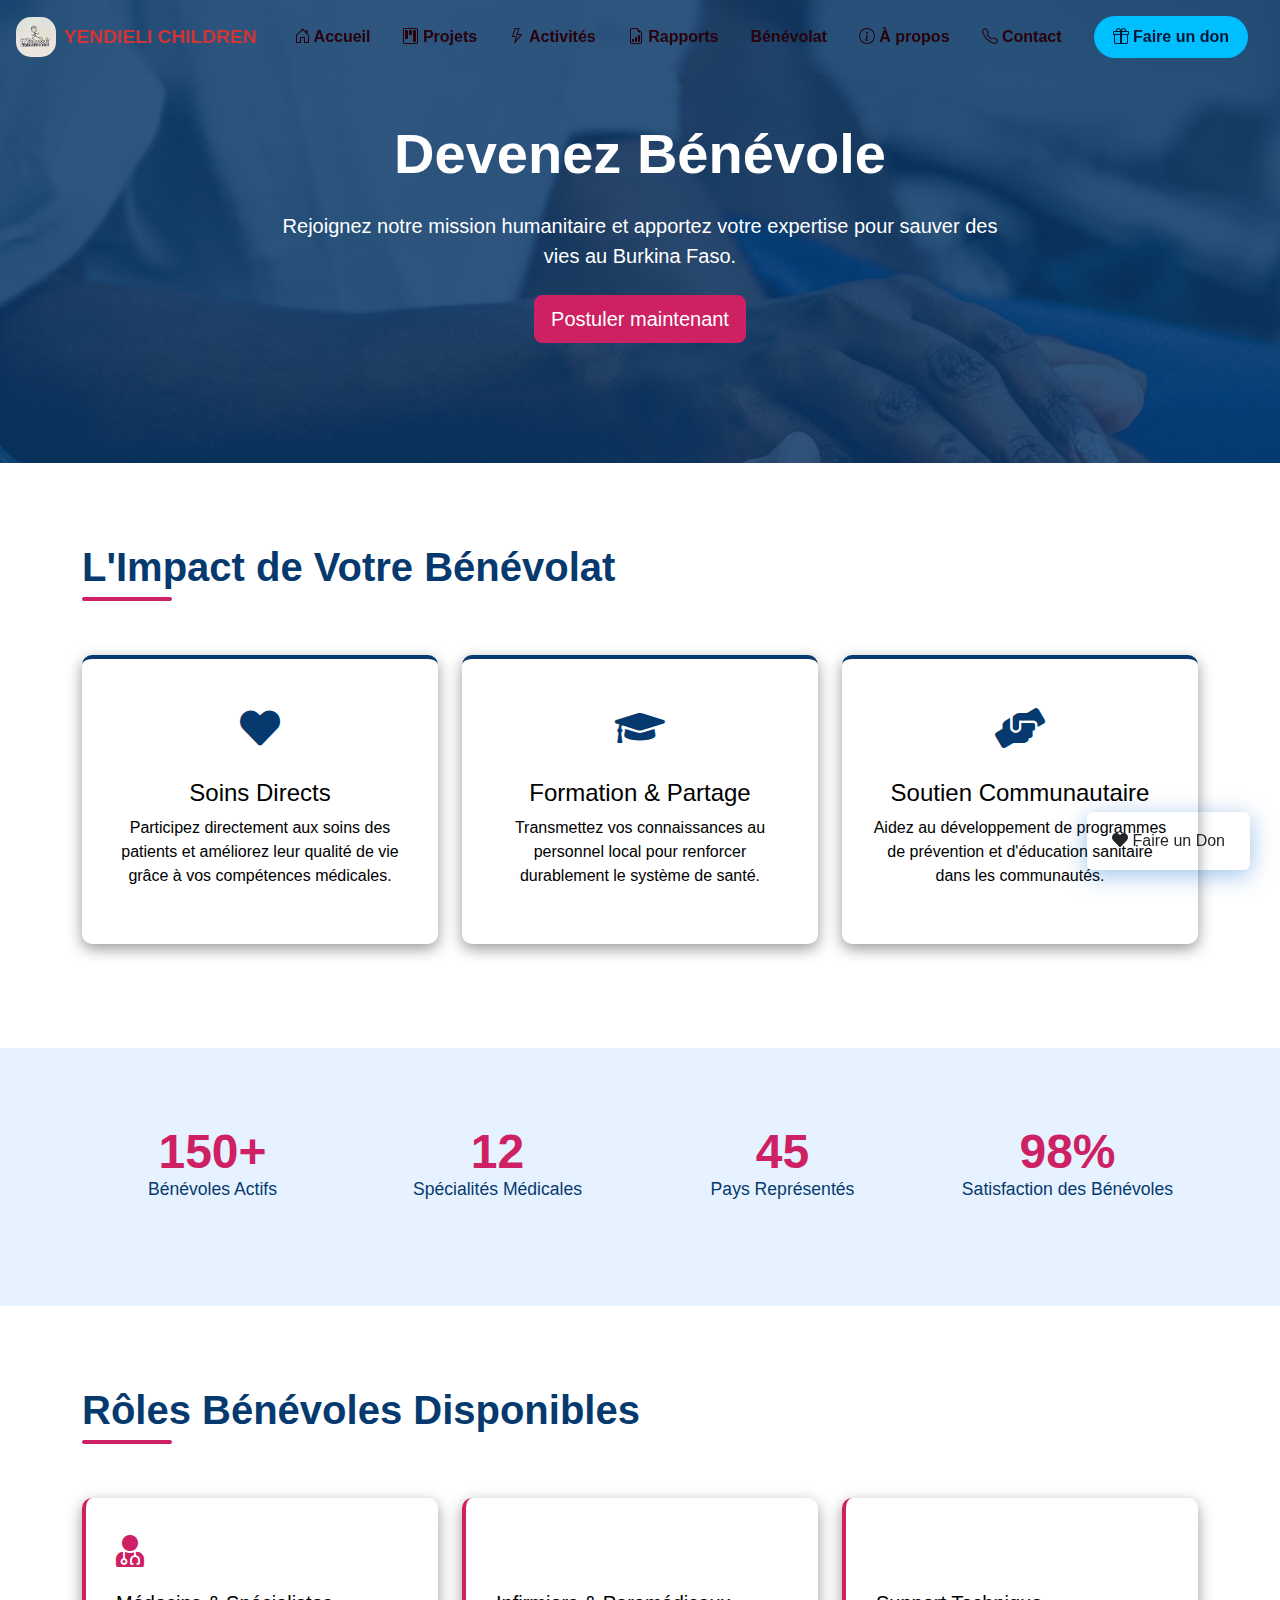
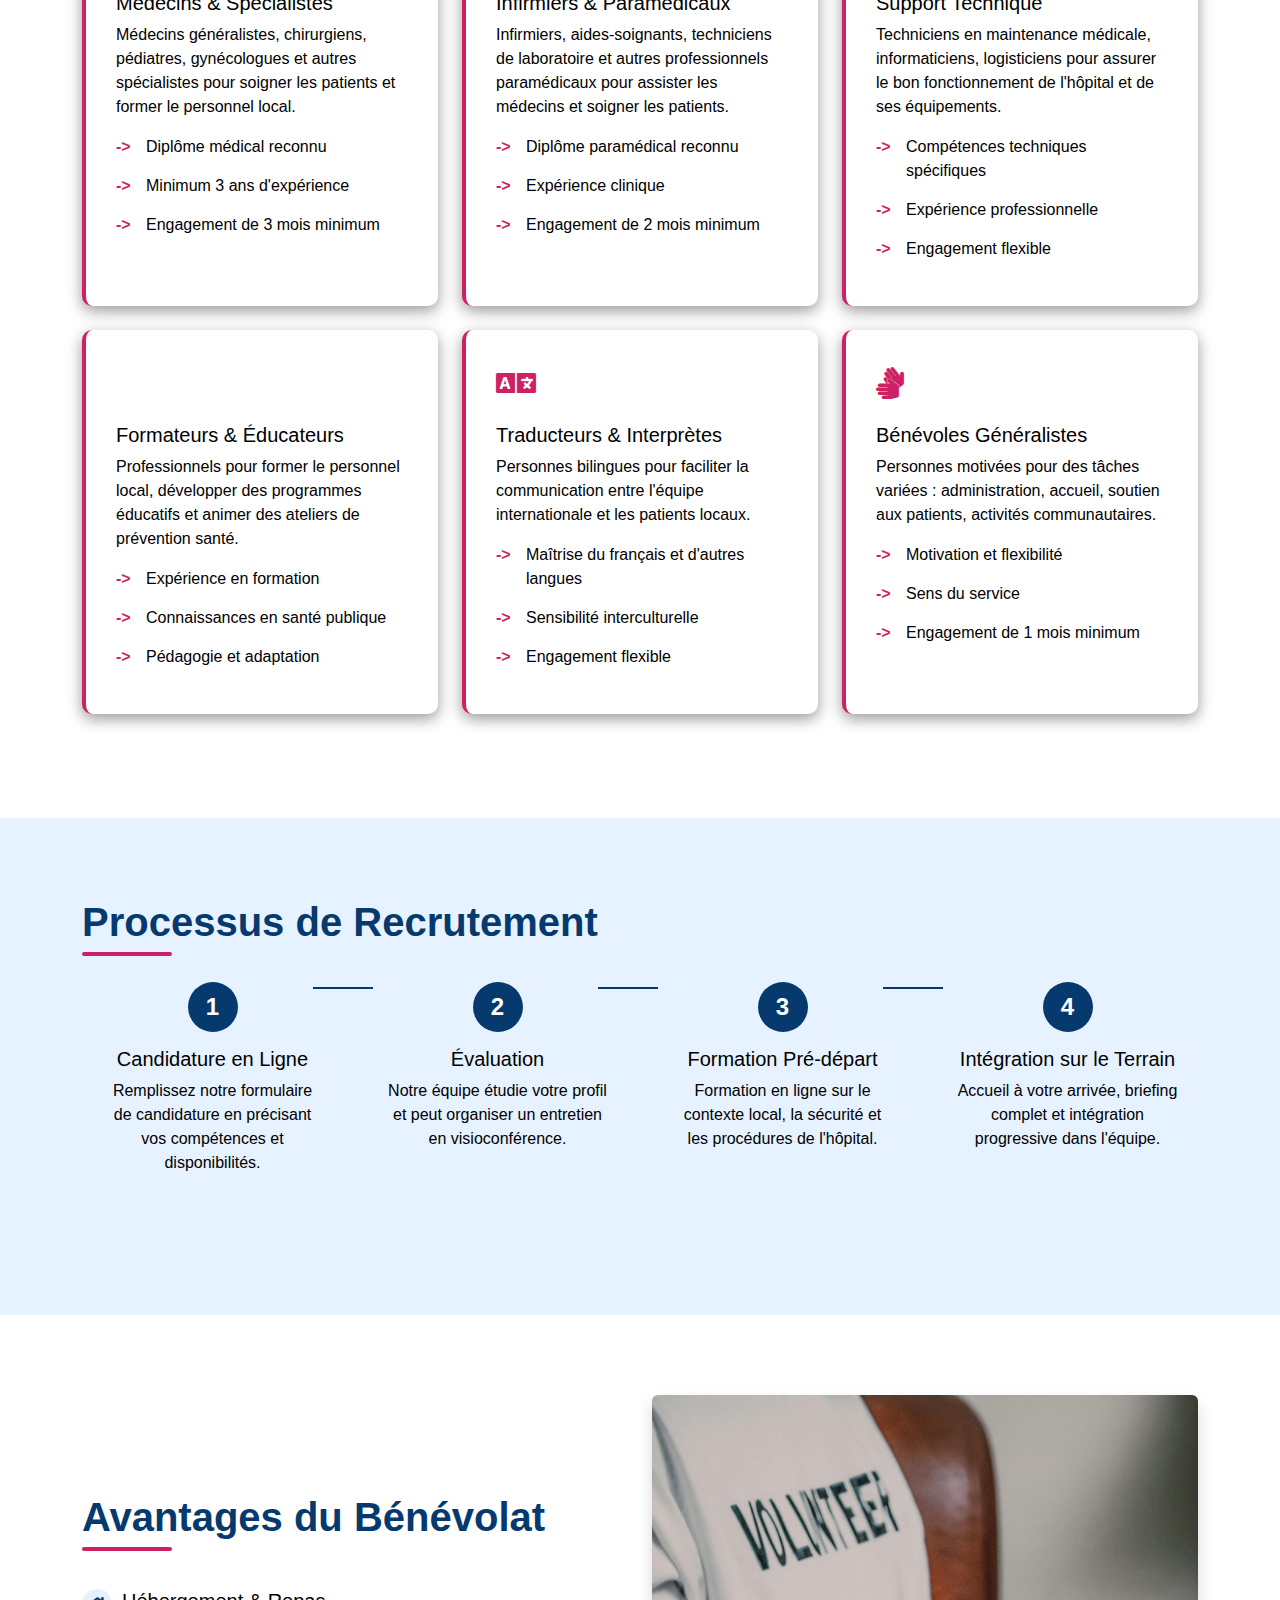
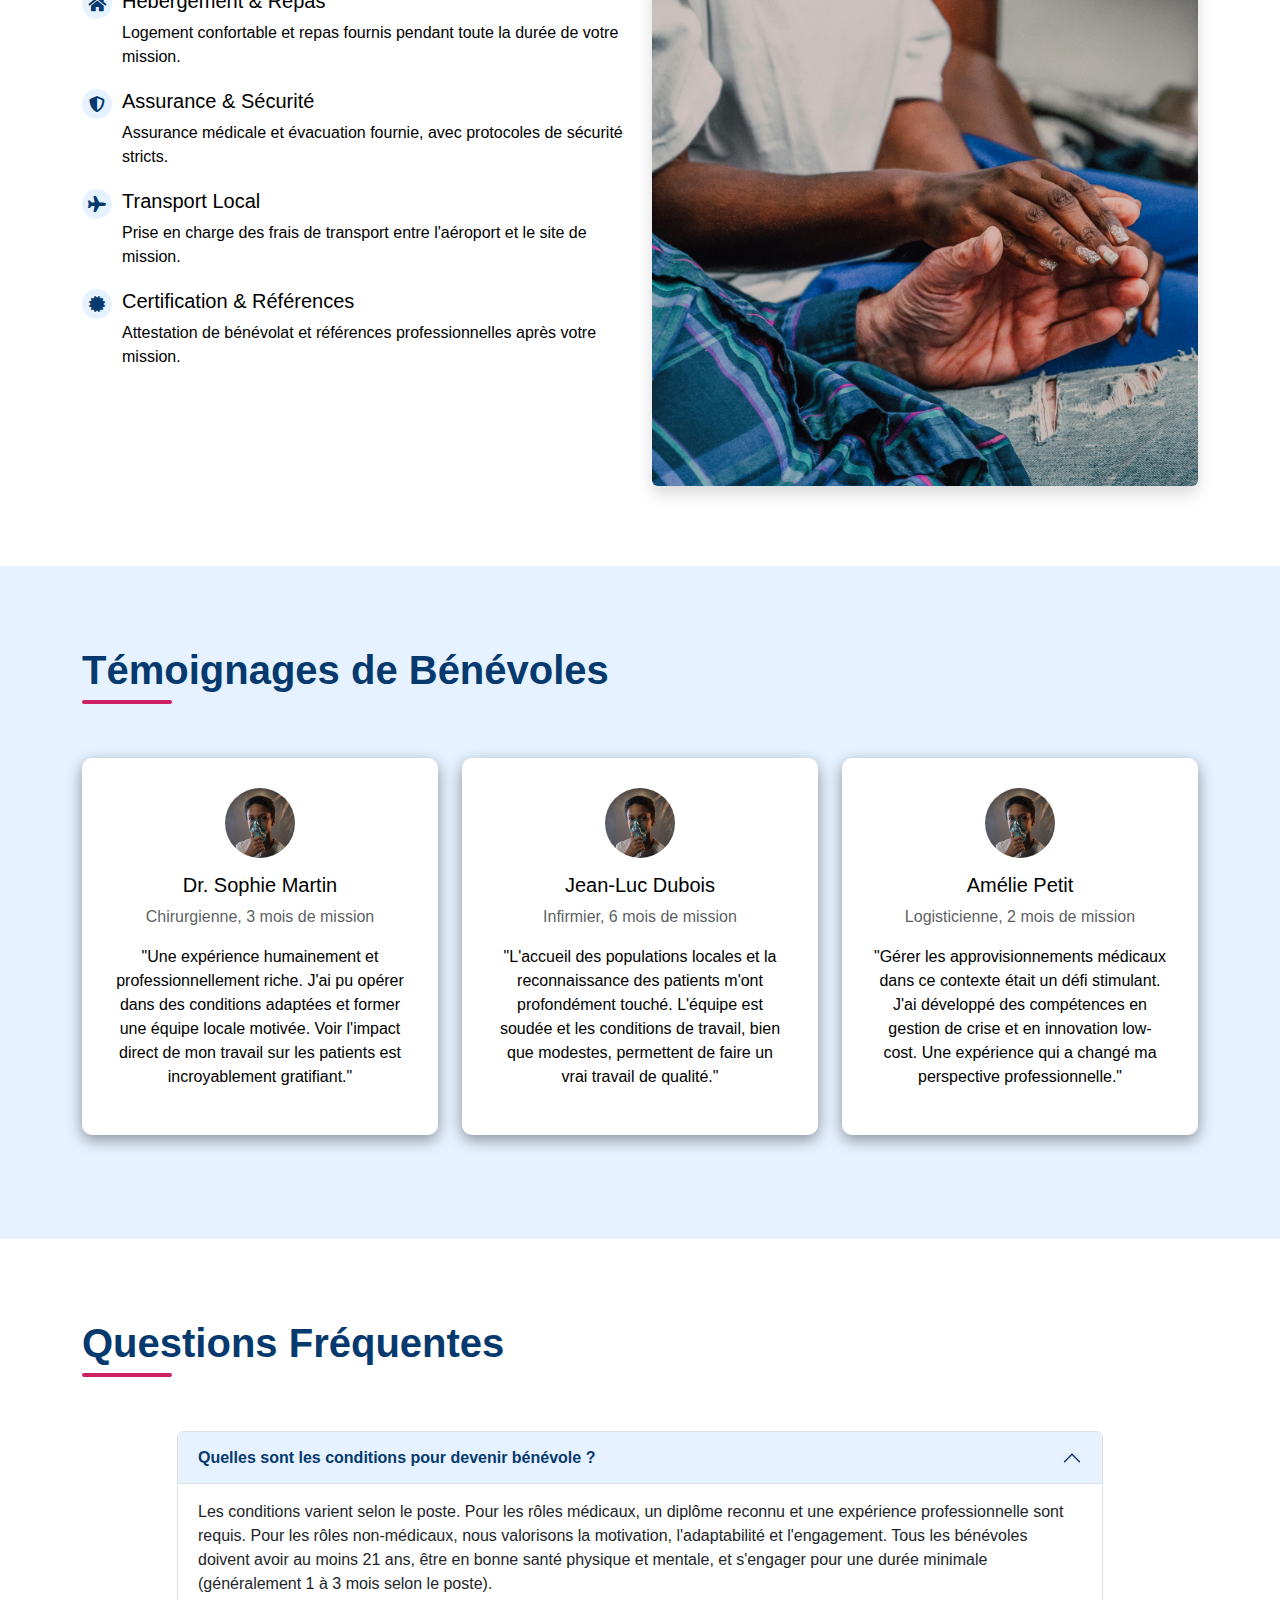
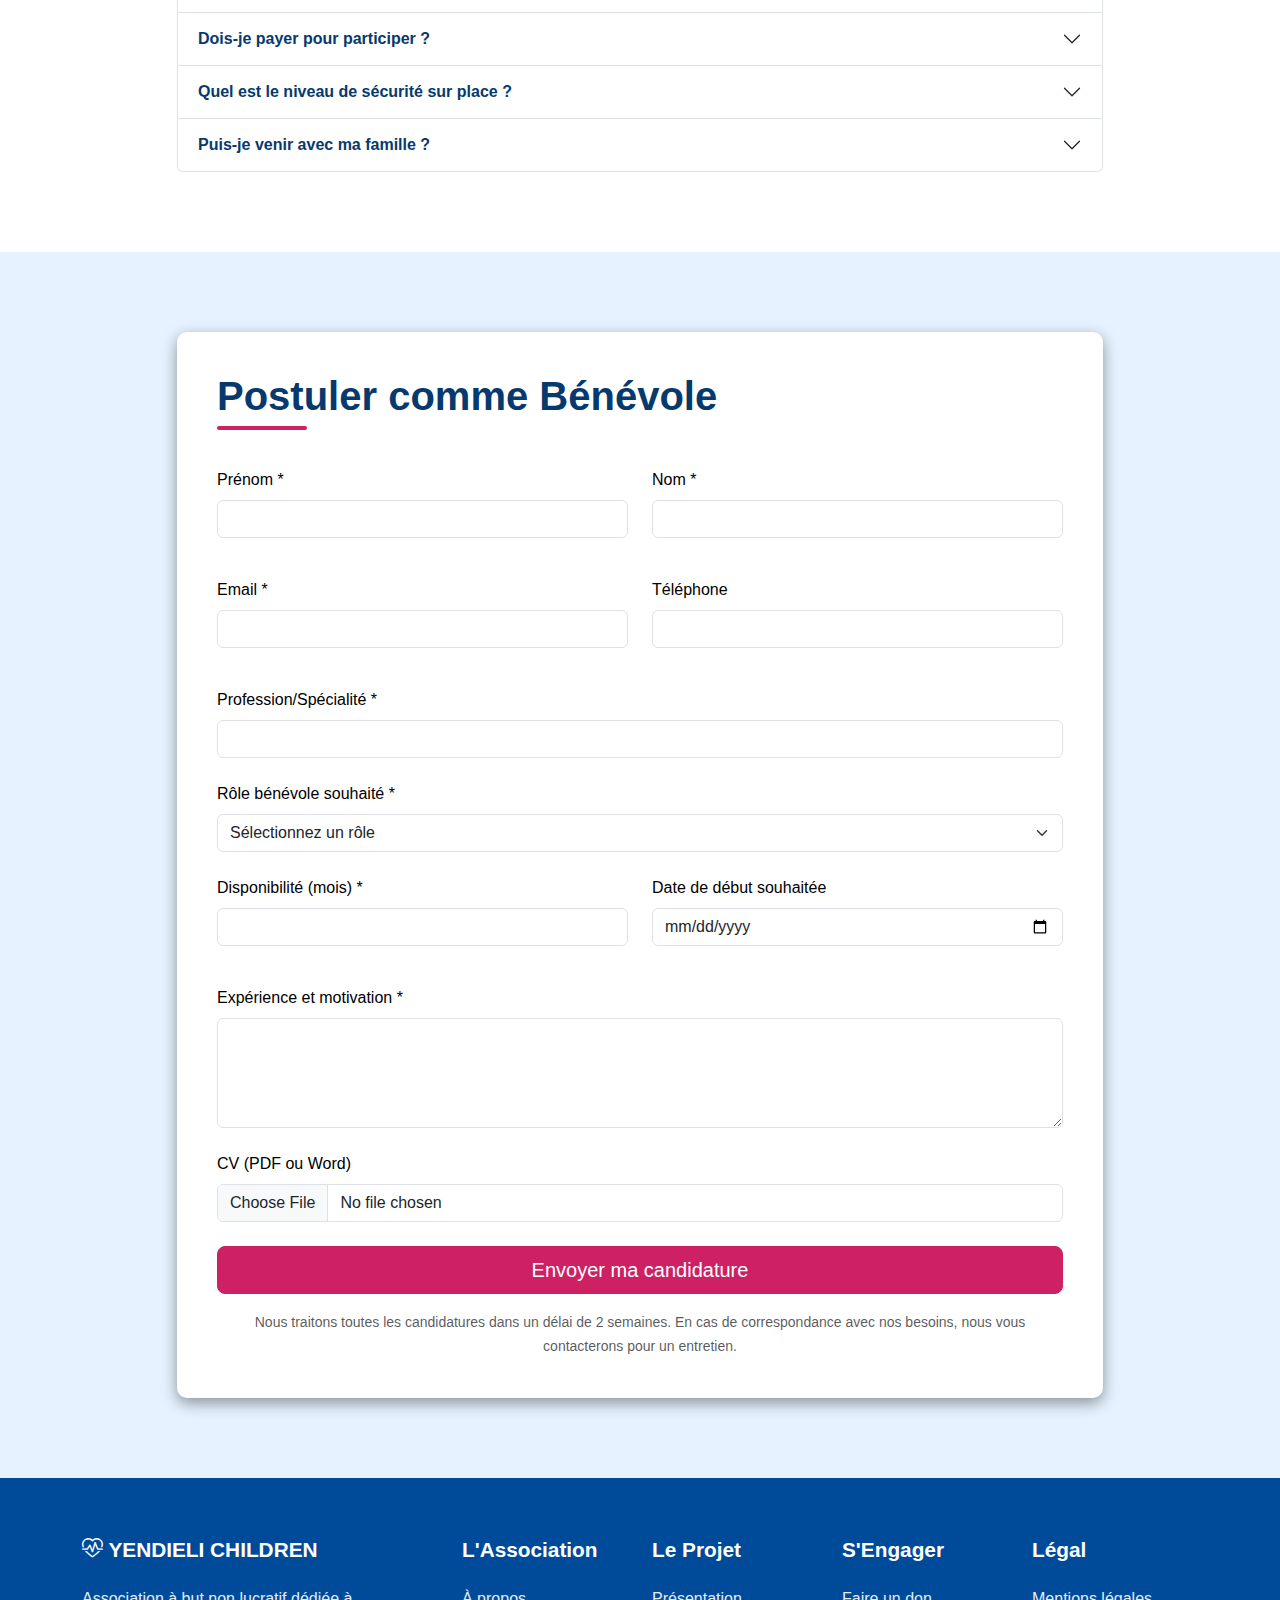
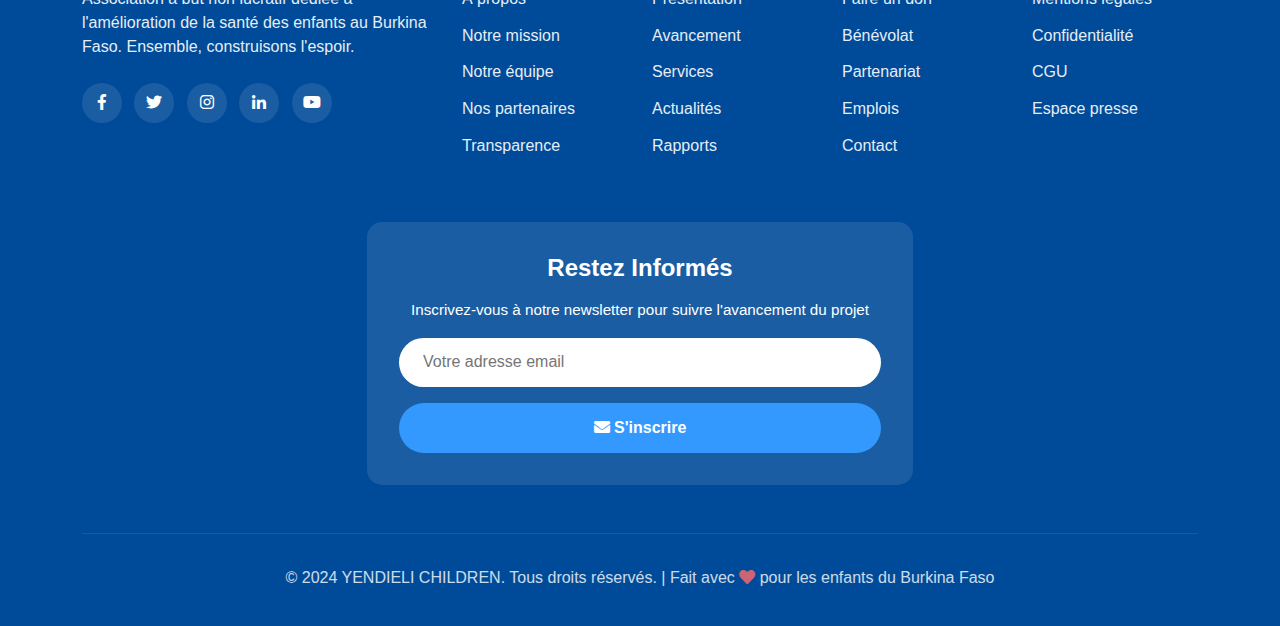
<file: pages/benevolat.html>
<!DOCTYPE html>
<html lang="en">
<head>
    <meta charset="UTF-8">
    <meta name="viewport" content="width=device-width, initial-scale=1.0">
    <title>YENDIELI CHILDREN - Hôpital Pédiatrique Burkina Faso</title>
    <!--  CSS -->
     <link rel="stylesheet" href="../css/bootstrap.min.css">  
    <link rel="stylesheet" href="../css/bootstrap-icons.min.css">
    <link rel="stylesheet" href="../css/all.min.css">
    <link rel="stylesheet" href="../css/owl.carousel.min.css">
    <link rel="stylesheet" href="../css/owl.theme.default.min.css">
    <link rel="stylesheet" href="../css/all.min.css">
    <link rel="stylesheet" href="../css/style.css">
</head>
<body>
    <!-- Navbar  ------------------------------------------------------------------------------------------->
    <nav class="navbar navbar-expand-lg fixed-top custom-navbar">
        <div class="container-fluid px-3">

            <!-- LOGO + NOM ENTREPRISE -->
            <a class="navbar-brand d-flex align-items-center" href="../index.html">
                <img src="../img/img45.jpg" class="logo-navbar" alt="">
                <span class="brand-text">YENDIELI CHILDREN</span>
            </a>

            <!-- TOGGLER -->
            <button class="navbar-toggler " style="color: #ff6b6b;" type="button" data-bs-toggle="collapse"
                data-bs-target="#menu">
                <i class="bi bi-list fs-1"></i>
            </button>

            <!-- MENU -->
            <div class="collapse navbar-collapse" id="menu">
                <ul class="navbar-nav ms-auto align-items-lg-center">

                    <li class="nav-item mx-2">
                        <a class="nav-link" href="../index.html">
                            <i class="bi bi-house-door"></i> Accueil
                        </a>
                    </li>

                    <li class="nav-item mx-2">
                        <a class="nav-link" href="../pages/projet.html">
                            <i class="bi bi-kanban"></i> Projets
                        </a>
                    </li>

                    <li class="nav-item mx-2">
                        <a class="nav-link" href="activite.html">
                            <i class="bi bi-lightning"></i> Activités
                        </a>
                    </li>

                    <li class="nav-item mx-2">
                        <a class="nav-link" href="rapport.html">
                            <i class="bi bi-file-earmark-bar-graph"></i> Rapports
                        </a>
                    </li>

                    <li class="nav-item mx-2">
                        <a class="nav-link" href="benevolat.html">
                            <i class="bi bi-people-heart"></i> Bénévolat
                        </a>
                    </li>

                    <li class="nav-item mx-2">
                        <a class="nav-link" href="about.html">
                            <i class="bi bi-info-circle"></i> À propos
                        </a>
                    </li>

                    <li class="nav-item mx-2">
                        <a class="nav-link" href="contact.html">
                            <i class="bi bi-telephone"></i> Contact
                        </a>
                    </li>

                    <!-- Bouton Faire un don -->
                    <li class="nav-item mx-3">
                        <a class="btn btn-don" href="donate.html">
                            <i class="bi bi-gift"></i> Faire un don
                        </a>
                    </li>

                </ul>
            </div>
        </div>
    </nav>

 <!-- Hero Section -->
    <section class="hero-volunteer">
        <div class="container">
            <div class="row">
                <div class="col-lg-8 mx-auto">
                    <h1 class="display-4 fw-bold mb-4">Devenez Bénévole</h1>
                    <p class="lead mb-4">Rejoignez notre mission humanitaire et apportez votre expertise pour sauver des vies au Burkina Faso.</p>
                    <a href="#volunteer-form" class="btn btn-secondary-custom btn-lg">Postuler maintenant</a>
                </div>
            </div>
        </div>
    </section>

    <!-- Impact du Bénévolat -->
    <section class="section-padding">
        <div class="container">
            <div class="row mb-5">
                <div class="col-12">
                    <h2 class="section-title">L'Impact de Votre Bénévolat</h2>
                </div>
            </div>
            <div class="row">
                <div class="col-md-4 mb-4">
                    <div class="benevol-impact-card">
                        <div class="benevol-impact-icon ">
                            <i class="fas fa-heart"></i>
                        </div>
                        <h4>Soins Directs</h4>
                        <p>Participez directement aux soins des patients et améliorez leur qualité de vie grâce à vos compétences médicales.</p>
                    </div>
                </div>
                <div class="col-md-4 mb-4">
                    <div class="benevol-impact-card">
                        <div class="benevol-impact-icon ">
                            <i class="fas fa-graduation-cap"></i>
                        </div>
                        <h4>Formation & Partage</h4>
                        <p>Transmettez vos connaissances au personnel local pour renforcer durablement le système de santé.</p>
                    </div>
                </div>
                <div class="col-md-4 mb-4">
                    <div class="benevol-impact-card">
                        <div class="benevol-impact-icon ">
                            <i class="fas fa-hands-helping"></i>
                        </div>
                        <h4>Soutien Communautaire</h4>
                        <p>Aidez au développement de programmes de prévention et d'éducation sanitaire dans les communautés.</p>
                    </div>
                </div>
            </div>
        </div>
    </section>

    <!-- Statistiques -->
    <section class="section-padding bg-light-custom">
        <div class="container">
            <div class="row text-center">
                <div class="col-md-3 mb-4">
                    <div class="stats-number">150+</div>
                    <div class="stats-label">Bénévoles Actifs</div>
                </div>
                <div class="col-md-3 mb-4">
                    <div class="stats-number">12</div>
                    <div class="stats-label">Spécialités Médicales</div>
                </div>
                <div class="col-md-3 mb-4">
                    <div class="stats-number">45</div>
                    <div class="stats-label">Pays Représentés</div>
                </div>
                <div class="col-md-3 mb-4">
                    <div class="stats-number">98%</div>
                    <div class="stats-label">Satisfaction des Bénévoles</div>
                </div>
            </div>
        </div>
    </section>

    <!-- Rôles Disponibles -->
    <section class="section-padding">
        <div class="container">
            <div class="row mb-5">
                <div class="col-12">
                    <h2 class="section-title">Rôles Bénévoles Disponibles</h2>
                </div>
            </div>
            <div class="row">
                <div class="col-md-6 col-lg-4 mb-4">
                    <div class="role-card">
                        <div class="role-icon">
                            <i class="fas fa-user-md"></i>
                        </div>
                        <h5>Médecins & Spécialistes</h5>
                        <p>Médecins généralistes, chirurgiens, pédiatres, gynécologues et autres spécialistes pour soigner les patients et former le personnel local.</p>
                        <div class="requirement-item">Diplôme médical reconnu</div>
                        <div class="requirement-item">Minimum 3 ans d'expérience</div>
                        <div class="requirement-item">Engagement de 3 mois minimum</div>
                    </div>
                </div>
                <div class="col-md-6 col-lg-4 mb-4">
                    <div class="role-card">
                        <div class="role-icon">
                            <i class="fas fa-user-nurse"></i>
                        </div>
                        <h5>Infirmiers & Paramédicaux</h5>
                        <p>Infirmiers, aides-soignants, techniciens de laboratoire et autres professionnels paramédicaux pour assister les médecins et soigner les patients.</p>
                        <div class="requirement-item">Diplôme paramédical reconnu</div>
                        <div class="requirement-item">Expérience clinique</div>
                        <div class="requirement-item">Engagement de 2 mois minimum</div>
                    </div>
                </div>
                <div class="col-md-6 col-lg-4 mb-4">
                    <div class="role-card">
                        <div class="role-icon">
                            <i class="fas fa-tools"></i>
                        </div>
                        <h5>Support Technique</h5>
                        <p>Techniciens en maintenance médicale, informaticiens, logisticiens pour assurer le bon fonctionnement de l'hôpital et de ses équipements.</p>
                        <div class="requirement-item">Compétences techniques spécifiques</div>
                        <div class="requirement-item">Expérience professionnelle</div>
                        <div class="requirement-item">Engagement flexible</div>
                    </div>
                </div>
                <div class="col-md-6 col-lg-4 mb-4">
                    <div class="role-card">
                        <div class="role-icon">
                            <i class="fas fa-chalkboard-teacher"></i>
                        </div>
                        <h5>Formateurs & Éducateurs</h5>
                        <p>Professionnels pour former le personnel local, développer des programmes éducatifs et animer des ateliers de prévention santé.</p>
                        <div class="requirement-item">Expérience en formation</div>
                        <div class="requirement-item">Connaissances en santé publique</div>
                        <div class="requirement-item">Pédagogie et adaptation</div>
                    </div>
                </div>
                <div class="col-md-6 col-lg-4 mb-4">
                    <div class="role-card">
                        <div class="role-icon">
                            <i class="fas fa-language"></i>
                        </div>
                        <h5>Traducteurs & Interprètes</h5>
                        <p>Personnes bilingues pour faciliter la communication entre l'équipe internationale et les patients locaux.</p>
                        <div class="requirement-item">Maîtrise du français et d'autres langues</div>
                        <div class="requirement-item">Sensibilité interculturelle</div>
                        <div class="requirement-item">Engagement flexible</div>
                    </div>
                </div>
                <div class="col-md-6 col-lg-4 mb-4">
                    <div class="role-card">
                        <div class="role-icon">
                            <i class="fas fa-hands"></i>
                        </div>
                        <h5>Bénévoles Généralistes</h5>
                        <p>Personnes motivées pour des tâches variées : administration, accueil, soutien aux patients, activités communautaires.</p>
                        <div class="requirement-item">Motivation et flexibilité</div>
                        <div class="requirement-item">Sens du service</div>
                        <div class="requirement-item">Engagement de 1 mois minimum</div>
                    </div>
                </div>
            </div>
        </div>
    </section>

    <!-- Processus de Recrutement -->
    <section class="section-padding bg-light-custom">
        <div class="container">
            <div class="row">
                <div class="col-12">
                    <h2 class="section-title">Processus de Recrutement</h2>
                </div>
            </div>
            <div class="row">
                <div class="col-md-3 mb-4">
                    <div class="process-step">
                        <div class="step-number">1</div>
                        <h5>Candidature en Ligne</h5>
                        <p>Remplissez notre formulaire de candidature en précisant vos compétences et disponibilités.</p>
                        <div class="process-connector"></div>
                    </div>
                </div>
                <div class="col-md-3 mb-4">
                    <div class="process-step">
                        <div class="step-number">2</div>
                        <h5>Évaluation</h5>
                        <p>Notre équipe étudie votre profil et peut organiser un entretien en visioconférence.</p>
                        <div class="process-connector"></div>
                    </div>
                </div>
                <div class="col-md-3 mb-4">
                    <div class="process-step">
                        <div class="step-number">3</div>
                        <h5>Formation Pré-départ</h5>
                        <p>Formation en ligne sur le contexte local, la sécurité et les procédures de l'hôpital.</p>
                        <div class="process-connector"></div>
                    </div>
                </div>
                <div class="col-md-3 mb-4">
                    <div class="process-step">
                        <div class="step-number">4</div>
                        <h5>Intégration sur le Terrain</h5>
                        <p>Accueil à votre arrivée, briefing complet et intégration progressive dans l'équipe.</p>
                    </div>
                </div>
            </div>
        </div>
    </section>

    <!-- Avantages du Bénévolat -->
    <section class="section-padding">
        <div class="container">
            <div class="row align-items-center">
                <div class="col-lg-6 mb-5 mb-lg-0">
                    <h2 class="section-title mb-5 text-start">Avantages du Bénévolat</h2>
                    <div class="benefit-item">
                        <div class="benefit-icon">
                            <i class="fas fa-home"></i>
                        </div>
                        <h5>Hébergement & Repas</h5>
                        <p>Logement confortable et repas fournis pendant toute la durée de votre mission.</p>
                    </div>
                    <div class="benefit-item">
                        <div class="benefit-icon">
                            <i class="fas fa-shield-alt"></i>
                        </div>
                        <h5>Assurance & Sécurité</h5>
                        <p>Assurance médicale et évacuation fournie, avec protocoles de sécurité stricts.</p>
                    </div>
                    <div class="benefit-item">
                        <div class="benefit-icon">
                            <i class="fas fa-plane"></i>
                        </div>
                        <h5>Transport Local</h5>
                        <p>Prise en charge des frais de transport entre l'aéroport et le site de mission.</p>
                    </div>
                    <div class="benefit-item">
                        <div class="benefit-icon">
                            <i class="fas fa-certificate"></i>
                        </div>
                        <h5>Certification & Références</h5>
                        <p>Attestation de bénévolat et références professionnelles après votre mission.</p>
                    </div>
                </div>
                <div class="col-lg-6">
                    <img src="../img/img12.jpg" alt="Avantages du bénévolat" class="img-fluid rounded shadow">
                </div>
            </div>
        </div>
    </section>

   <!-- Témoignages -->
    <section class="section-padding bg-light-custom">
        <div class="container">
            <div class="row mb-5">
                <div class="col-12">
                    <h2 class="section-title">Témoignages de Bénévoles</h2>
                </div>
            </div>
            <div class="row">
                <div class="col-md-4 mb-4">
                    <div class="testimonial-card text-center">
                        <img src="../img/img13.jpg" alt="Témoignage bénévole" class="testimonial-img">
                        <h5>Dr. Sophie Martin</h5>
                        <p class="text-muted">Chirurgienne, 3 mois de mission</p>
                        <p>"Une expérience humainement et professionnellement riche. J'ai pu opérer dans des conditions adaptées et former une équipe locale motivée. Voir l'impact direct de mon travail sur les patients est incroyablement gratifiant."</p>
                    </div>
                </div>
                <div class="col-md-4 mb-4">
                    <div class="testimonial-card text-center">
                        <img src="../img/img13.jpg" alt="Témoignage bénévole" class="testimonial-img">
                        <h5>Jean-Luc Dubois</h5>
                        <p class="text-muted">Infirmier, 6 mois de mission</p>
                        <p>"L'accueil des populations locales et la reconnaissance des patients m'ont profondément touché. L'équipe est soudée et les conditions de travail, bien que modestes, permettent de faire un vrai travail de qualité."</p>
                    </div>
                </div>
                <div class="col-md-4 mb-4">
                    <div class="testimonial-card text-center">
                        <img src="../img/img13.jpg" alt="Témoignage bénévole" class="testimonial-img">
                        <h5>Amélie Petit</h5>
                        <p class="text-muted">Logisticienne, 2 mois de mission</p>
                        <p>"Gérer les approvisionnements médicaux dans ce contexte était un défi stimulant. J'ai développé des compétences en gestion de crise et en innovation low-cost. Une expérience qui a changé ma perspective professionnelle."</p>
                    </div>
                </div>
            </div>
        </div>
    </section>

    <!-- FAQ -->
    <section class="section-padding">
        <div class="container">
            <div class="row mb-5">
                <div class="col-12">
                    <h2 class="section-title">Questions Fréquentes</h2>
                </div>
            </div>
            <div class="row justify-content-center">
                <div class="col-lg-10">
                    <div class="accordion faq-accordion" id="faqAccordion">
                        <div class="accordion-item">
                            <h2 class="accordion-header" id="headingOne">
                                <button class="accordion-button" type="button" data-bs-toggle="collapse" data-bs-target="#collapseOne" aria-expanded="true" aria-controls="collapseOne">
                                    Quelles sont les conditions pour devenir bénévole ?
                                </button>
                            </h2>
                            <div id="collapseOne" class="accordion-collapse collapse show" aria-labelledby="headingOne" data-bs-parent="#faqAccordion">
                                <div class="accordion-body">
                                    Les conditions varient selon le poste. Pour les rôles médicaux, un diplôme reconnu et une expérience professionnelle sont requis. Pour les rôles non-médicaux, nous valorisons la motivation, l'adaptabilité et l'engagement. Tous les bénévoles doivent avoir au moins 21 ans, être en bonne santé physique et mentale, et s'engager pour une durée minimale (généralement 1 à 3 mois selon le poste).
                                </div>
                            </div>
                        </div>
                        <div class="accordion-item">
                            <h2 class="accordion-header" id="headingTwo">
                                <button class="accordion-button collapsed" type="button" data-bs-toggle="collapse" data-bs-target="#collapseTwo" aria-expanded="false" aria-controls="collapseTwo">
                                    Dois-je payer pour participer ?
                                </button>
                            </h2>
                            <div id="collapseTwo" class="accordion-collapse collapse" aria-labelledby="headingTwo" data-bs-parent="#faqAccordion">
                                <div class="accordion-body">
                                    Non, nous couvrons l'hébergement, les repas, l'assurance et le transport local. Cependant, les bénévoles sont responsables de leurs billets d'avion et des frais de visa. Nous pouvons fournir des lettres de soutien pour faciliter l'obtention du visa et aider à trouver des options de financement pour le voyage.
                                </div>
                            </div>
                        </div>
                        <div class="accordion-item">
                            <h2 class="accordion-header" id="headingThree">
                                <button class="accordion-button collapsed" type="button" data-bs-toggle="collapse" data-bs-target="#collapseThree" aria-expanded="false" aria-controls="collapseThree">
                                    Quel est le niveau de sécurité sur place ?
                                </button>
                            </h2>
                            <div id="collapseThree" class="accordion-collapse collapse" aria-labelledby="headingThree" data-bs-parent="#faqAccordion">
                                <div class="accordion-body">
                                    La sécurité de nos bénévoles est notre priorité. Nous suivons strictement les recommandations des autorités locales et internationales. L'hôpital est situé dans une zone sécurisée, avec un logement sur place ou à proximité. Des protocoles de sécurité détaillés sont fournis lors de la formation pré-départ et régulièrement mis à jour selon l'évolution de la situation.
                                </div>
                            </div>
                        </div>
                        <div class="accordion-item">
                            <h2 class="accordion-header" id="headingFour">
                                <button class="accordion-button collapsed" type="button" data-bs-toggle="collapse" data-bs-target="#collapseFour" aria-expanded="false" aria-controls="collapseFour">
                                    Puis-je venir avec ma famille ?
                                </button>
                            </h2>
                            <div id="collapseFour" class="accordion-collapse collapse" aria-labelledby="headingFour" data-bs-parent="#faqAccordion">
                                <div class="accordion-body">
                                    Pour des raisons de sécurité et de logistique, nous ne pouvons généralement pas accueillir les familles des bénévoles. Les missions sont exigeantes et le logement est conçu pour les bénévoles uniquement. Nous pouvons discuter d'exceptions pour les missions de longue durée (6 mois ou plus) selon les conditions de sécurité du moment.
                                </div>
                            </div>
                        </div>
                    </div>
                </div>
            </div>
        </div>
    </section>

    <!-- Formulaire de Candidature -->
    <section id="volunteer-form" class="section-padding bg-light-custom">
        <div class="container">
            <div class="row justify-content-center">
                <div class="col-lg-10">
                    <div class="volunteer-form">
                        <h2 class="section-title mb-5 text-start mb-4">Postuler comme Bénévole</h2>
                        
                        <form id="volunteerApplicationForm">
                            <div class="row mb-4">
                                <div class="col-md-6">
                                    <div class="mb-3">
                                        <label for="firstName" class="form-label">Prénom *</label>
                                        <input type="text" class="form-control" id="firstName" required>
                                    </div>
                                </div>
                                <div class="col-md-6">
                                    <div class="mb-3">
                                        <label for="lastName" class="form-label">Nom *</label>
                                        <input type="text" class="form-control" id="lastName" required>
                                    </div>
                                </div>
                            </div>
                            
                            <div class="row mb-4">
                                <div class="col-md-6">
                                    <div class="mb-3">
                                        <label for="email" class="form-label">Email *</label>
                                        <input type="email" class="form-control" id="email" required>
                                    </div>
                                </div>
                                <div class="col-md-6">
                                    <div class="mb-3">
                                        <label for="phone" class="form-label">Téléphone</label>
                                        <input type="tel" class="form-control" id="phone">
                                    </div>
                                </div>
                            </div>
                            
                            <div class="mb-4">
                                <label for="profession" class="form-label">Profession/Spécialité *</label>
                                <input type="text" class="form-control" id="profession" required>
                            </div>
                            
                            <div class="mb-4">
                                <label for="volunteerRole" class="form-label">Rôle bénévole souhaité *</label>
                                <select class="form-select" id="volunteerRole" required>
                                    <option value="" selected disabled>Sélectionnez un rôle</option>
                                    <option value="medecin">Médecin/Spécialiste</option>
                                    <option value="infirmier">Infirmier/Paramédical</option>
                                    <option value="technique">Support Technique</option>
                                    <option value="formateur">Formateur/Éducateur</option>
                                    <option value="traducteur">Traducteur/Interprète</option>
                                    <option value="generaliste">Bénévole Généraliste</option>
                                    <option value="autre">Autre</option>
                                </select>
                            </div>
                            
                            <div class="row mb-4">
                                <div class="col-md-6">
                                    <div class="mb-3">
                                        <label for="availability" class="form-label">Disponibilité (mois) *</label>
                                        <input type="number" class="form-control" id="availability" min="1" required>
                                    </div>
                                </div>
                                <div class="col-md-6">
                                    <div class="mb-3">
                                        <label for="startDate" class="form-label">Date de début souhaitée</label>
                                        <input type="date" class="form-control" id="startDate">
                                    </div>
                                </div>
                            </div>
                            
                            <div class="mb-4">
                                <label for="experience" class="form-label">Expérience et motivation *</label>
                                <textarea class="form-control" id="experience" rows="4" required></textarea>
                            </div>
                            
                            <div class="mb-4">
                                <label for="cv" class="form-label">CV (PDF ou Word)</label>
                                <input type="file" class="form-control" id="cv" accept=".pdf,.doc,.docx">
                            </div>
                            
                            <div class="d-grid">
                                <button type="submit" class="btn btn-secondary-custom btn-lg">Envoyer ma candidature</button>
                            </div>
                            
                            <div class="mt-3 text-center">
                                <small class="text-muted">Nous traitons toutes les candidatures dans un délai de 2 semaines. En cas de correspondance avec nos besoins, nous vous contacterons pour un entretien.</small>
                            </div>
                        </form>
                    </div>
                </div>
            </div>
        </div>
    </section>


    <!-- Footer -->
    <footer class="footer">
        <div class="container">
            <div class="row g-4">
                <div class="col-lg-4">
                    <h3 class="footer-title">
                        <i class="bi bi-heart-pulse"></i> YENDIELI CHILDREN
                    </h3>
                    <p style="opacity: 0.9; margin-bottom: 1.5rem;">
                        Association à but non lucratif dédiée à l'amélioration de la santé des enfants au Burkina Faso.
                        Ensemble, construisons l'espoir.
                    </p>
                    <div class="social-links">
                        <a href="#"><i class="fab fa-facebook-f"></i></a>
                        <a href="#"><i class="fab fa-twitter"></i></a>
                        <a href="#"><i class="fab fa-instagram"></i></a>
                        <a href="#"><i class="fab fa-linkedin-in"></i></a>
                        <a href="#"><i class="fab fa-youtube"></i></a>
                    </div>
                </div>

                <div class="col-lg-2 col-md-4 col-6">
                    <h4 class="footer-title">L'Association</h4>
                    <ul class="footer-links">
                        <li><a href="#">À propos</a></li>
                        <li><a href="#">Notre mission</a></li>
                        <li><a href="#">Notre équipe</a></li>
                        <li><a href="#">Nos partenaires</a></li>
                        <li><a href="#">Transparence</a></li>
                    </ul>
                </div>

                <div class="col-lg-2 col-md-4 col-6">
                    <h4 class="footer-title">Le Projet</h4>
                    <ul class="footer-links">
                        <li><a href="#">Présentation</a></li>
                        <li><a href="#">Avancement</a></li>
                        <li><a href="#">Services</a></li>
                        <li><a href="#">Actualités</a></li>
                        <li><a href="#">Rapports</a></li>
                    </ul>
                </div>

                <div class="col-lg-2 col-md-4 col-6">
                    <h4 class="footer-title">S'Engager</h4>
                    <ul class="footer-links">
                        <li><a href="#don">Faire un don</a></li>
                        <li><a href="#">Bénévolat</a></li>
                        <li><a href="#">Partenariat</a></li>
                        <li><a href="#">Emplois</a></li>
                        <li><a href="#">Contact</a></li>
                    </ul>
                </div>

                <div class="col-lg-2 col-md-4 col-6">
                    <h4 class="footer-title">Légal</h4>
                    <ul class="footer-links">
                        <li><a href="#">Mentions légales</a></li>
                        <li><a href="#">Confidentialité</a></li>
                        <li><a href="#">CGU</a></li>
                        <li><a href="#">Espace presse</a></li>
                    </ul>
                </div>
            </div>

            <div class="row mt-5">
                <div class="col-lg-6 mx-auto">
                    <div class="newsletter-box">
                        <h4 class="text-center mb-3" style="font-weight: 600;">Restez Informés</h4>
                        <p class="text-center mb-3" style="font-size: 0.95rem;">Inscrivez-vous à notre newsletter pour
                            suivre l'avancement du projet</p>
                        <form>
                            <input type="email" class="newsletter-input" placeholder="Votre adresse email" required>
                            <button type="submit" class="newsletter-btn">
                                <i class="fas fa-envelope"></i> S'inscrire
                            </button>
                        </form>
                    </div>
                </div>
            </div>

            <div class="footer-bottom">
                <p>&copy; 2024 YENDIELI CHILDREN. Tous droits réservés. | Fait avec <i class="fas fa-heart"
                        style="color: #ff6b6b;"></i> pour les enfants du Burkina Faso</p>
            </div>
        </div>
    </footer>

    <!-- Floating Donate Button -->
    <a href="#don" class="btn btn-donate-nav"
        style="position: fixed; bottom: 30px; right: 30px; z-index: 1000; padding: 1rem 1.5rem; box-shadow: 0 5px 25px rgba(0,102,204,0.4);">
        <i class="fas fa-heart"></i> Faire un Don
    </a>


    
    <script src="../js/bootstrap.bundle.min.js"></script>
    <script src="../js/main.js"></script>
    <script src="../js/owl.carousel.min.js"></script>
    <script src="../js/aos.js"></script>
    <script src="../js/jquery.min.js"></script>
    <script src="../js/script.js"></script>
    <script>
        // Navbar scroll effect
        window.addEventListener('scroll', function () {
            const navbar = document.querySelector('.navbar');
            if (window.scrollY > 50) {
                navbar.style.boxShadow = '0 5px 20px rgba(0,0,0,0.15)';
            } else {
                navbar.style.boxShadow = '0 2px 10px rgba(0,0,0,0.1)';
            }
        });

        // Smooth scroll for navigation links
        document.querySelectorAll('a[href^="#"]').forEach(anchor => {
            anchor.addEventListener('click', function (e) {
                e.preventDefault();
                const target = document.querySelector(this.getAttribute('href'));
                if (target) {
                    const offsetTop = target.offsetTop - 80;
                    window.scrollTo({
                        top: offsetTop,
                        behavior: 'smooth'
                    });
                }
            });
        });

        // Progress bar animation
        window.addEventListener('load', function () {
            const progressFill = document.querySelector('.progress-fill');
            if (progressFill) {
                setTimeout(() => {
                    progressFill.style.width = '25%';
                }, 500);
            }
        });

        // Intersection Observer for fade-in animations
        const observerOptions = {
            threshold: 0.1,
            rootMargin: '0px 0px -50px 0px'
        };

        const observer = new IntersectionObserver(function (entries) {
            entries.forEach(entry => {
                if (entry.isIntersecting) {
                    entry.target.style.opacity = '1';
                    entry.target.style.transform = 'translateY(0)';
                }
            });
        }, observerOptions);

        document.querySelectorAll('.mission-card, .news-card, .stat-card').forEach(el => {
            el.style.opacity = '0';
            el.style.transform = 'translateY(30px)';
            el.style.transition = 'all 0.6s ease';
            observer.observe(el);
        });

        // Close navbar on mobile after clicking link
        document.querySelectorAll('.nav-link').forEach(link => {
            link.addEventListener('click', function () {
                const navbarToggler = document.querySelector('.navbar-toggler');
                const navbarCollapse = document.querySelector('.navbar-collapse');
                if (window.innerWidth < 992 && navbarCollapse.classList.contains('show')) {
                    navbarToggler.click();
                }
            });
        });
    </script>


    <script>
        AOS.init();
    </script>


    <script>
        var loader = document.getElementById("preloader");
        window.addEventListener("load", function () {
            loader.style.display = "none";
        })
    </script>

    <script>
        let up = document.querySelector('.up');
        window.onscroll = function () {
            up.classList.toggle('show', window.scrollY >= 1000);
        }
        up.onclick = function () {
            window.scrollTo({ behavior: 'smooth', top: 0 });
        }
    </script>


    <script>
        // Changement du background en scroll
        const navbar = document.querySelector('.custom-navbar');
        const nav_link = document.querySelectorAll('.nav-link');
        window.addEventListener('scroll', () => {
            if (window.pageYOffset > 100) {
                navbar.classList.add('navbar-scrolled');
                nav_link.forEach(element => {
                    element.style.color = "rgb(224, 167, 179)";
                });
            } else {
                navbar.classList.remove('navbar-scrolled');
                nav_link.forEach(element => {
                    element.style.color = "rgb(34, 1, 8)";
                });
            }
        });
    </script>

<script>
        $(document).ready(function() {
            // Gestion de la sélection des options de don
            $('.donation-option').click(function() {
                $('.donation-option').removeClass('selected');
                $('.donation-option button').removeClass('btn-primary-custom').addClass('btn-outline-primary-custom').text('Sélectionner');
                
                $(this).addClass('selected');
                $(this).find('button').removeClass('btn-outline-primary-custom').addClass('btn-primary-custom').text('Sélectionné');
                
                // Si ce n'est pas un montant personnalisé, on remplit le champ
                if ($(this).data('amount') !== 'custom' && $(this).data('amount') !== 'monthly') {
                    $('#customAmount').val($(this).data('amount'));
                }
                
                // Si c'est un don mensuel, on coche la case
                if ($(this).data('amount') === 'monthly') {
                    $('#monthlyDonation').prop('checked', true);
                    $('#customAmount').val('25');
                }
            });
            
            // Gestion du formulaire de don
            $('#donationForm').submit(function(e) {
                e.preventDefault();
                
                // Validation basique
                const amount = $('#customAmount').val();
                if (!amount || amount < 1) {
                    alert('Veuillez saisir un montant valide.');
                    return;
                }
                
                // Simulation d'envoi du formulaire
                alert(`Merci pour votre don de ${amount}€ ! Vous allez être redirigé vers la page de paiement.`);
                // Ici, vous redirigeriez vers le système de paiement
            });
        });
    </script>


</body>
</html>
</file>
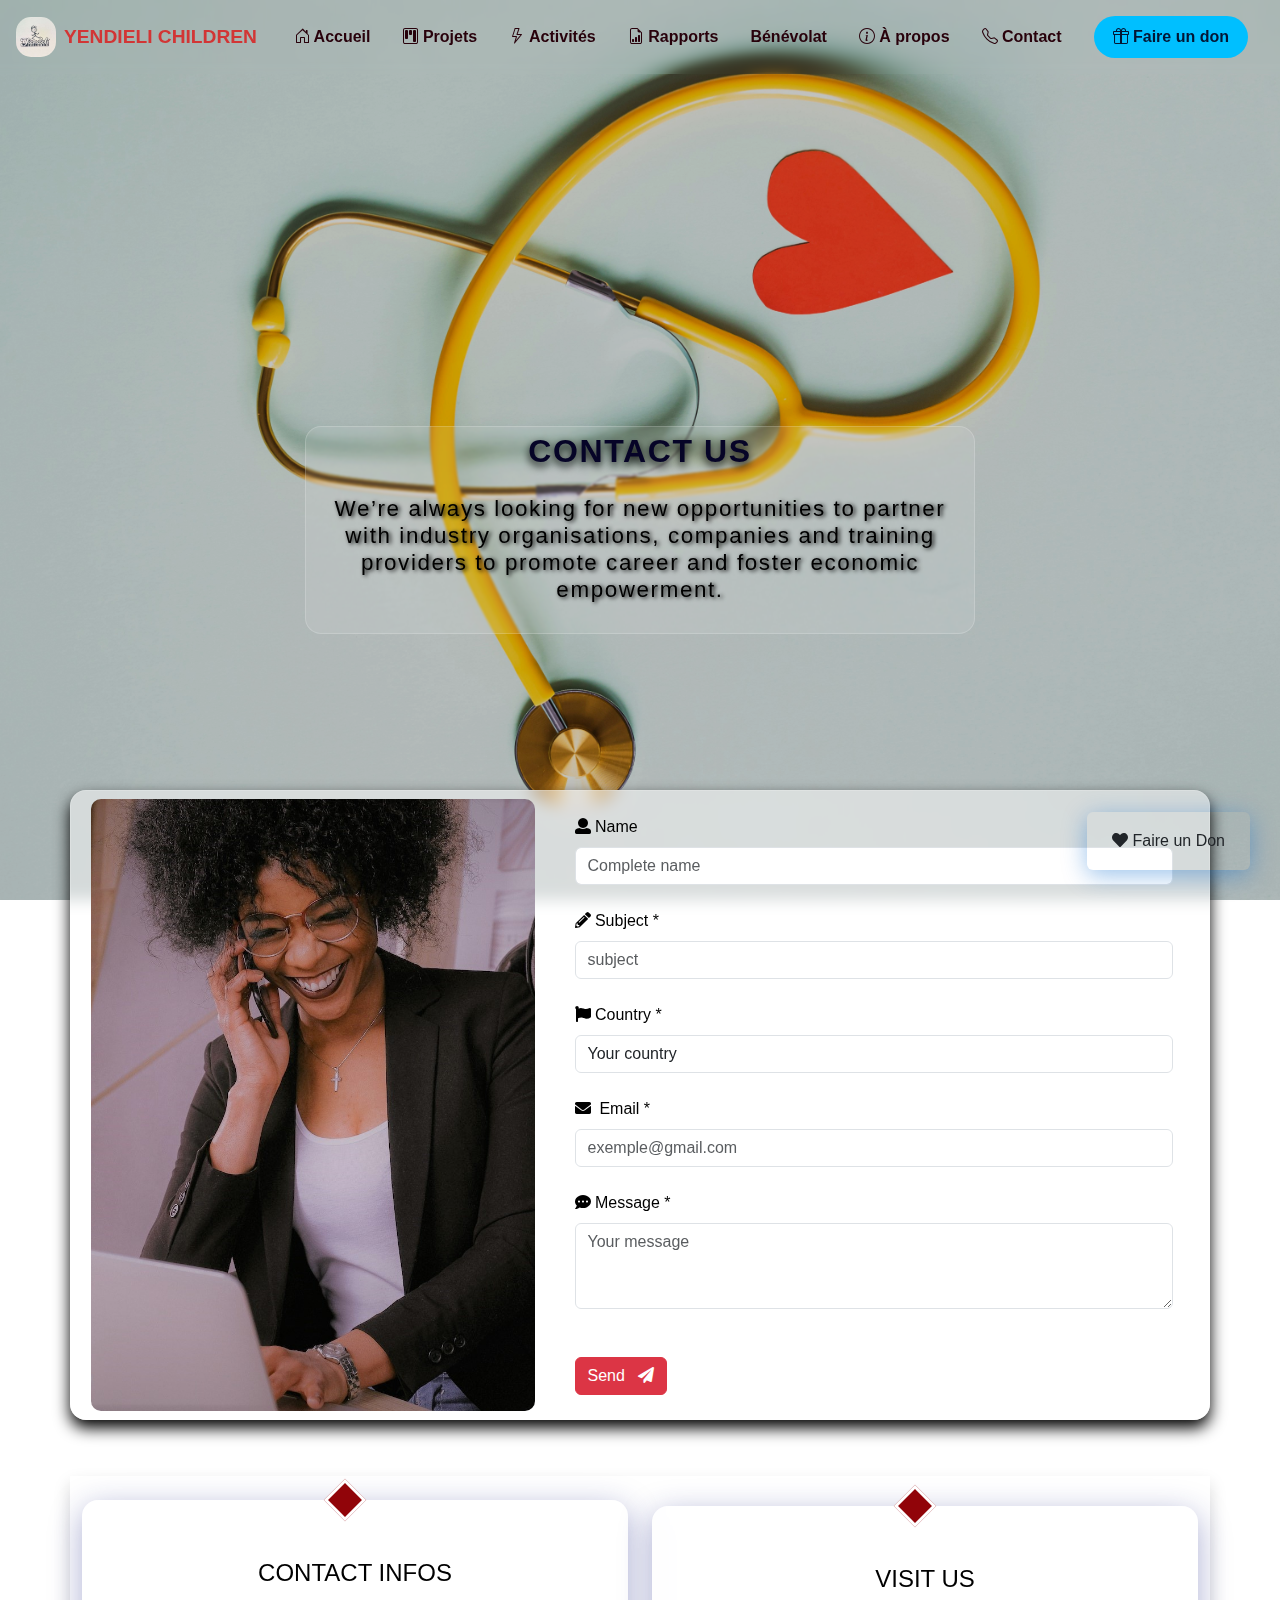
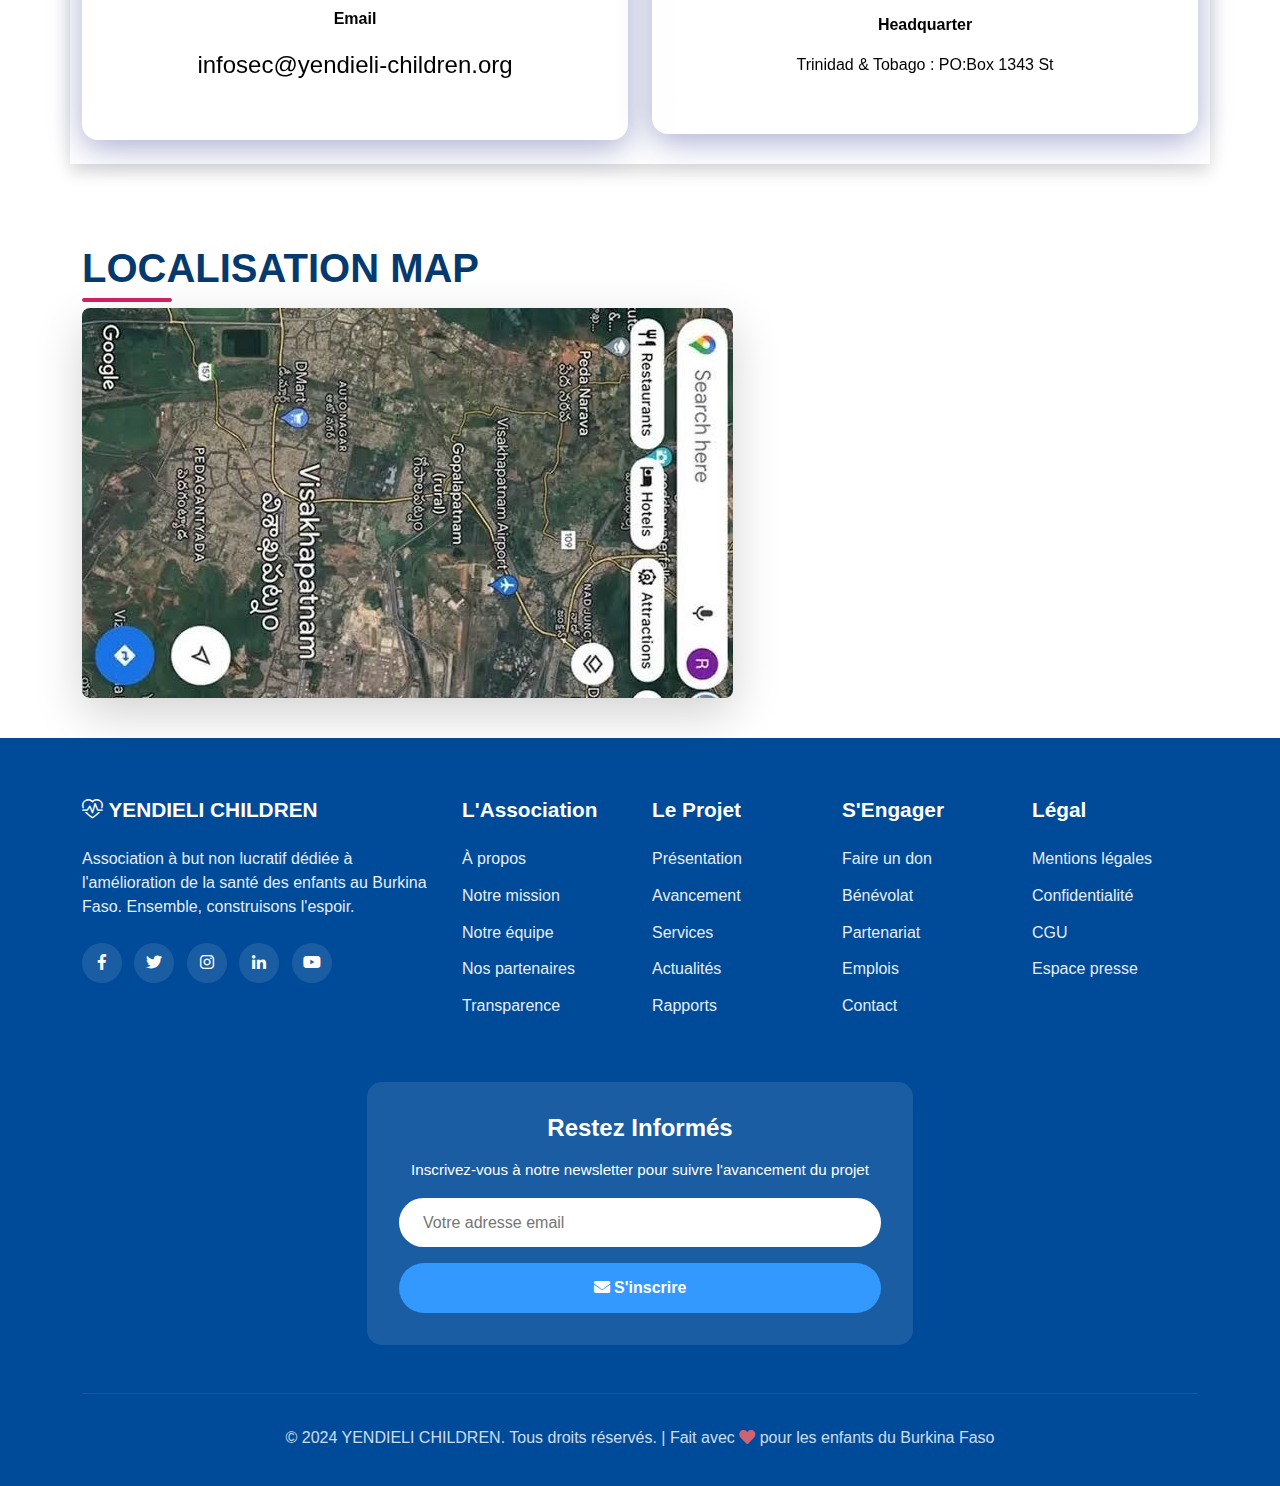
<file: pages/contact.html>
<!DOCTYPE html>
<html lang="en">
<head>
    <meta charset="UTF-8">
    <meta name="viewport" content="width=device-width, initial-scale=1.0">
    <title>YENDIELI CHILDREN - Hôpital Pédiatrique Burkina Faso</title>
    <!--  CSS -->
     <link rel="stylesheet" href="../css/bootstrap.min.css">  
    <link rel="stylesheet" href="../css/bootstrap-icons.min.css">
    <link rel="stylesheet" href="../css/all.min.css">
    <link rel="stylesheet" href="../css/owl.carousel.min.css">
    <link rel="stylesheet" href="../css/owl.theme.default.min.css">
    <link rel="stylesheet" href="../css/all.min.css">
    <link rel="stylesheet" href="../css/style.css">
</head>
<body>
    <!-- Navbar  ------------------------------------------------------------------------------------------->
    <nav class="navbar navbar-expand-lg fixed-top custom-navbar">
        <div class="container-fluid px-3">

            <!-- LOGO + NOM ENTREPRISE -->
            <a class="navbar-brand d-flex align-items-center" href="../index.html">
                <img src="../img/img45.jpg" class="logo-navbar" alt="">
                <span class="brand-text">YENDIELI CHILDREN</span>
            </a>

            <!-- TOGGLER -->
            <button class="navbar-toggler " style="color: #ff6b6b;" type="button" data-bs-toggle="collapse"
                data-bs-target="#menu">
                <i class="bi bi-list fs-1"></i>
            </button>

            <!-- MENU -->
            <div class="collapse navbar-collapse" id="menu">
                <ul class="navbar-nav ms-auto align-items-lg-center">

                    <li class="nav-item mx-2">
                        <a class="nav-link" href="../index.html">
                            <i class="bi bi-house-door"></i> Accueil
                        </a>
                    </li>

                    <li class="nav-item mx-2">
                        <a class="nav-link" href="../pages/projet.html">
                            <i class="bi bi-kanban"></i> Projets
                        </a>
                    </li>

                    <li class="nav-item mx-2">
                        <a class="nav-link" href="activite.html">
                            <i class="bi bi-lightning"></i> Activités
                        </a>
                    </li>

                    <li class="nav-item mx-2">
                        <a class="nav-link" href="rapport.html">
                            <i class="bi bi-file-earmark-bar-graph"></i> Rapports
                        </a>
                    </li>

                    <li class="nav-item mx-2">
                        <a class="nav-link" href="benevolat.html">
                            <i class="bi bi-people-heart"></i> Bénévolat
                        </a>
                    </li>

                    <li class="nav-item mx-2">
                        <a class="nav-link" href="about.html">
                            <i class="bi bi-info-circle"></i> À propos
                        </a>
                    </li>

                    <li class="nav-item mx-2">
                        <a class="nav-link" href="contact.html">
                            <i class="bi bi-telephone"></i> Contact
                        </a>
                    </li>

                    <!-- Bouton Faire un don -->
                    <li class="nav-item mx-3">
                        <a class="btn btn-don" href="donate.html">
                            <i class="bi bi-gift"></i> Faire un don
                        </a>
                    </li>

                </ul>
            </div>
        </div>
    </nav>

<section id="hero_contact">
    <div class="hero container">
        <div>
            <div class="container">
                <div class="glass-card2 mx-auto">
                    <p class="title-contact">
                        CONTACT US
                    </p>
                    <p>
                    <h5 class="text-black text-contact " style="font-family: sans-serif;">
                        We’re always looking for new opportunities to partner with industry organisations, companies and training
                        providers to promote career and foster economic empowerment.
                    </h5>
                    </p>
                </div>
            </div>
        </div>
    </div>
</section>
<div class="blank-space3"></div>
<section class="container" id="contact-form">
    <div class="row p-2">
        <div class="col-md-5">
            <div class="left-form">

            </div>
        </div>
        <div class="col-md-7">

            <div class="right-form p-3">
                <form action="traitement.html" method="post">
                    <label for="name" class="form-label  "><i class="fas fa-user" aria-hidden="true"></i>&nbsp;Name</label>
                    <input name="name" class="form-control " id="name" placeholder="Complete name" required type="text">
                    <br>
                    <label for="subject" class="form-label  "><i class="fa fa-pencil" aria-hidden="true"></i>&nbsp;Subject *</label> &nbsp;
                    <input name="subject" class="form-control " id="name" type="text" required placeholder="subject">
                    <br>
                    <label for="contry" class="form-label "><i class="fa fa-flag" aria-hidden="true"></i>&nbsp;Country *</label> &nbsp; &nbsp;
                    <select id="country" name="country" class="form-control ">
                        <option value="selected">Your country </option>
                        <option value="AD">AD - Andorra (+376)</option>
                        <option value="AE">AE - United Arab Emirates (+971)</option>
                        <option value="AF">AF - Afghanistan (+93)</option>
                        <option value="AG">AG - Antigua And Barbuda (+1268)</option>
                        <option value="AI">AI - Anguilla (+1264)</option>
                        <option value="AL">AL - Albania (+355)</option>
                        <option value="AM">AM - Armenia (+374)</option>
                        <option value="AN">AN - Netherlands Antilles (+599)</option>
                        <option value="AO">AO - Angola (+244)</option>
                        <option value="AQ">AQ - Antarctica (+672)</option>
                        <option value="AR">AR - Argentina (+54)</option>
                        <option value="AS">AS - American Samoa (+1684)</option>
                        <option value="AT">AT - Austria (+43)</option>
                        <option value="AU">AU - Australia (+61)</option>
                        <option value="AW">AW - Aruba (+297)</option>
                        <option value="AZ">AZ - Azerbaijan (+994)</option>
                        <option value="BA">BA - Bosnia And Herzegovina (+387)</option>
                        <option value="BB">BB - Barbados (+1246)</option>
                        <option value="BD">BD - Bangladesh (+880)</option>
                        <option value="BE">BE - Belgium (+32)</option>
                        <option value="BF">BF - Burkina Faso (+226)</option>
                        <option value="BG">BG - Bulgaria (+359)</option>
                        <option value="BH">BH - Bahrain (+973)</option>
                        <option value="BI">BI - Burundi (+257)</option>
                        <option value="BJ">BJ - Benin (+229)</option>
                        <option value="BL">BL - Saint Barthelemy (+590)</option>
                        <option value="BM">BM - Bermuda (+1441)</option>
                        <option value="BN">BN - Brunei Darussalam (+673)</option>
                        <option value="BO">BO - Bolivia (+591)</option>
                        <option value="BR">BR - Brazil (+55)</option>
                        <option value="BS">BS - Bahamas (+1242)</option>
                        <option value="BT">BT - Bhutan (+975)</option>
                        <option value="BW">BW - Botswana (+267)</option>
                        <option value="BY">BY - Belarus (+375)</option>
                        <option value="BZ">BZ - Belize (+501)</option>
                        <option value="CA">CA - Canada (+1)</option>
                        <option value="CC">CC - Cocos (keeling) Islands (+61)</option>
                        <option value="CD">CD - Congo, The Democratic Republic Of The (+243)</option>
                        <option value="CF">CF - Central African Republic (+236)</option>
                        <option value="CG">CG - Congo (+242)</option>
                        <option value="CH">CH - Switzerland (+41)</option>
                        <option value="CI">CI - Cote D Ivoire (+225)</option>
                        <option value="CK">CK - Cook Islands (+682)</option>
                        <option value="CL">CL - Chile (+56)</option>
                        <option value="CM">CM - Cameroon (+237)</option>
                        <option value="CN">CN - China (+86)</option>
                        <option value="CO">CO - Colombia (+57)</option>
                        <option value="CR">CR - Costa Rica (+506)</option>
                        <option value="CU">CU - Cuba (+53)</option>
                        <option value="CV">CV - Cape Verde (+238)</option>
                        <option value="CX">CX - Christmas Island (+61)</option>
                        <option value="CY">CY - Cyprus (+357)</option>
                        <option value="CZ">CZ - Czech Republic (+420)</option>
                        <option value="DE">DE - Germany (+49)</option>
                        <option value="DJ">DJ - Djibouti (+253)</option>
                        <option value="DK">DK - Denmark (+45)</option>
                        <option value="DM">DM - Dominica (+1767)</option>
                        <option value="DO">DO - Dominican Republic (+1809)</option>
                        <option value="DZ">DZ - Algeria (+213)</option>
                        <option value="EC">EC - Ecuador (+593)</option>
                        <option value="EE">EE - Estonia (+372)</option>
                        <option value="EG">EG - Egypt (+20)</option>
                        <option value="ER">ER - Eritrea (+291)</option>
                        <option value="ES">ES - Spain (+34)</option>
                        <option value="ET">ET - Ethiopia (+251)</option>
                        <option value="FI">FI - Finland (+358)</option>
                        <option value="FJ">FJ - Fiji (+679)</option>
                        <option value="FK">FK - Falkland Islands (malvinas) (+500)</option>
                        <option value="FM">FM - Micronesia, Federated States Of (+691)</option>
                        <option value="FO">FO - Faroe Islands (+298)</option>
                        <option value="FR">FR - France (+33)</option>
                        <option value="GA">GA - Gabon (+241)</option>
                        <option value="GB">GB - United Kingdom (+44)</option>
                        <option value="GD">GD - Grenada (+1473)</option>
                        <option value="GE">GE - Georgia (+995)</option>
                        <option value="GH">GH - Ghana (+233)</option>
                        <option value="GI">GI - Gibraltar (+350)</option>
                        <option value="GL">GL - Greenland (+299)</option>
                        <option value="GM">GM - Gambia (+220)</option>
                        <option value="GN">GN - Guinea (+224)</option>
                        <option value="GQ">GQ - Equatorial Guinea (+240)</option>
                        <option value="GR">GR - Greece (+30)</option>
                        <option value="GT">GT - Guatemala (+502)</option>
                        <option value="GU">GU - Guam (+1671)</option>
                        <option value="GW">GW - Guinea-bissau (+245)</option>
                        <option value="GY">GY - Guyana (+592)</option>
                        <option value="HK">HK - Hong Kong (+852)</option>
                        <option value="HN">HN - Honduras (+504)</option>
                        <option value="HR">HR - Croatia (+385)</option>
                        <option value="HT">HT - Haiti (+509)</option>
                        <option value="HU">HU - Hungary (+36)</option>
                        <option value="ID">ID - Indonesia (+62)</option>
                        <option value="IE">IE - Ireland (+353)</option>
                        <option value="IL">IL - Israel (+972)</option>
                        <option value="IM">IM - Isle Of Man (+44)</option>
                        <option value="IN">IN - India (+91)</option>
                        <option value="IQ">IQ - Iraq (+964)</option>
                        <option value="IR">IR - Iran, Islamic Republic Of (+98)</option>
                        <option value="IS">IS - Iceland (+354)</option>
                        <option value="IT">IT - Italy (+39)</option>
                        <option value="JM">JM - Jamaica (+1876)</option>
                        <option value="JO">JO - Jordan (+962)</option>
                        <option value="JP">JP - Japan (+81)</option>
                        <option value="KE">KE - Kenya (+254)</option>
                        <option value="KG">KG - Kyrgyzstan (+996)</option>
                        <option value="KH">KH - Cambodia (+855)</option>
                        <option value="KI">KI - Kiribati (+686)</option>
                        <option value="KM">KM - Comoros (+269)</option>
                        <option value="KN">KN - Saint Kitts And Nevis (+1869)</option>
                        <option value="KP">KP - Korea Democratic Peoples Republic Of (+850)</option>
                        <option value="KR">KR - Korea Republic Of (+82)</option>
                        <option value="KW">KW - Kuwait (+965)</option>
                        <option value="KY">KY - Cayman Islands (+1345)</option>
                        <option value="KZ">KZ - Kazakstan (+7)</option>
                        <option value="LA">LA - Lao Peoples Democratic Republic (+856)</option>
                        <option value="LB">LB - Lebanon (+961)</option>
                        <option value="LC">LC - Saint Lucia (+1758)</option>
                        <option value="LI">LI - Liechtenstein (+423)</option>
                        <option value="LK">LK - Sri Lanka (+94)</option>
                        <option value="LR">LR - Liberia (+231)</option>
                        <option value="LS">LS - Lesotho (+266)</option>
                        <option value="LT">LT - Lithuania (+370)</option>
                        <option value="LU">LU - Luxembourg (+352)</option>
                        <option value="LV">LV - Latvia (+371)</option>
                        <option value="LY">LY - Libyan Arab Jamahiriya (+218)</option>
                        <option value="MA">MA - Morocco (+212)</option>
                        <option value="MC">MC - Monaco (+377)</option>
                        <option value="MD">MD - Moldova, Republic Of (+373)</option>
                        <option value="ME">ME - Montenegro (+382)</option>
                        <option value="MF">MF - Saint Martin (+1599)</option>
                        <option value="MG">MG - Madagascar (+261)</option>
                        <option value="MH">MH - Marshall Islands (+692)</option>
                        <option value="MK">MK - Macedonia, The Former Yugoslav Republic Of (+389)</option>
                        <option value="ML">ML - Mali (+223)</option>
                        <option value="MM">MM - Myanmar (+95)</option>
                        <option value="MN">MN - Mongolia (+976)</option>
                        <option value="MO">MO - Macau (+853)</option>
                        <option value="MP">MP - Northern Mariana Islands (+1670)</option>
                        <option value="MR">MR - Mauritania (+222)</option>
                        <option value="MS">MS - Montserrat (+1664)</option>
                        <option value="MT">MT - Malta (+356)</option>
                        <option value="MU">MU - Mauritius (+230)</option>
                        <option value="MV">MV - Maldives (+960)</option>
                        <option value="MW">MW - Malawi (+265)</option>
                        <option value="MX">MX - Mexico (+52)</option>
                        <option value="MY">MY - Malaysia (+60)</option>
                        <option value="MZ">MZ - Mozambique (+258)</option>
                        <option value="NA">NA - Namibia (+264)</option>
                        <option value="NC">NC - New Caledonia (+687)</option>
                        <option value="NE">NE - Niger (+227)</option>
                        <option value="NG">NG - Nigeria (+234)</option>
                        <option value="NI">NI - Nicaragua (+505)</option>
                        <option value="NL">NL - Netherlands (+31)</option>
                        <option value="NO">NO - Norway (+47)</option>
                        <option value="NP">NP - Nepal (+977)</option>
                        <option value="NR">NR - Nauru (+674)</option>
                        <option value="NU">NU - Niue (+683)</option>
                        <option value="NZ">NZ - New Zealand (+64)</option>
                        <option value="OM">OM - Oman (+968)</option>
                        <option value="PA">PA - Panama (+507)</option>
                        <option value="PE">PE - Peru (+51)</option>
                        <option value="PF">PF - French Polynesia (+689)</option>
                        <option value="PG">PG - Papua New Guinea (+675)</option>
                        <option value="PH">PH - Philippines (+63)</option>
                        <option value="PK">PK - Pakistan (+92)</option>
                        <option value="PL">PL - Poland (+48)</option>
                        <option value="PM">PM - Saint Pierre And Miquelon (+508)</option>
                        <option value="PN">PN - Pitcairn (+870)</option>
                        <option value="PR">PR - Puerto Rico (+1)</option>
                        <option value="PT">PT - Portugal (+351)</option>
                        <option value="PW">PW - Palau (+680)</option>
                        <option value="PY">PY - Paraguay (+595)</option>
                        <option value="QA">QA - Qatar (+974)</option>
                        <option value="RO">RO - Romania (+40)</option>
                        <option value="RS">RS - Serbia (+381)</option>
                        <option value="RU">RU - Russian Federation (+7)</option>
                        <option value="RW">RW - Rwanda (+250)</option>
                        <option value="SA">SA - Saudi Arabia (+966)</option>
                        <option value="SB">SB - Solomon Islands (+677)</option>
                        <option value="SC">SC - Seychelles (+248)</option>
                        <option value="SD">SD - Sudan (+249)</option>
                        <option value="SE">SE - Sweden (+46)</option>
                        <option value="SG">SG - Singapore (+65)</option>
                        <option value="SH">SH - Saint Helena (+290)</option>
                        <option value="SI">SI - Slovenia (+386)</option>
                        <option value="SK">SK - Slovakia (+421)</option>
                        <option value="SL">SL - Sierra Leone (+232)</option>
                        <option value="SM">SM - San Marino (+378)</option>
                        <option value="SN">SN - Senegal (+221)</option>
                        <option value="SO">SO - Somalia (+252)</option>
                        <option value="SR">SR - Suriname (+597)</option>
                        <option value="ST">ST - Sao Tome And Principe (+239)</option>
                        <option value="SV">SV - El Salvador (+503)</option>
                        <option value="SY">SY - Syrian Arab Republic (+963)</option>
                        <option value="SZ">SZ - Swaziland (+268)</option>
                        <option value="TC">TC - Turks And Caicos Islands (+1649)</option>
                        <option value="TD">TD - Chad (+235)</option>
                        <option value="TG">TG - Togo (+228)</option>
                        <option value="TH">TH - Thailand (+66)</option>
                        <option value="TJ">TJ - Tajikistan (+992)</option>
                        <option value="TK">TK - Tokelau (+690)</option>
                        <option value="TL">TL - Timor-leste (+670)</option>
                        <option value="TM">TM - Turkmenistan (+993)</option>
                        <option value="TN">TN - Tunisia (+216)</option>
                        <option value="TO">TO - Tonga (+676)</option>
                        <option value="TR">TR - Turkey (+90)</option>
                        <option value="TT">TT - Trinidad And Tobago (+1868)</option>
                        <option value="TV">TV - Tuvalu (+688)</option>
                        <option value="TW">TW - Taiwan, Province Of China (+886)</option>
                        <option value="TZ">TZ - Tanzania, United Republic Of (+255)</option>
                        <option value="UA">UA - Ukraine (+380)</option>
                        <option value="UG">UG - Uganda (+256)</option>
                        <option value="US">US - United States (+1)</option>
                        <option value="UY">UY - Uruguay (+598)</option>
                        <option value="UZ">UZ - Uzbekistan (+998)</option>
                        <option value="VA">VA - Holy See (vatican City State) (+39)</option>
                        <option value="VC">VC - Saint Vincent And The Grenadines (+1784)</option>
                        <option value="VE">VE - Venezuela (+58)</option>
                        <option value="VG">VG - Virgin Islands, British (+1284)</option>
                        <option value="VI">VI - Virgin Islands, U.s. (+1340)</option>
                        <option value="VN">VN - Viet Nam (+84)</option>
                        <option value="VU">VU - Vanuatu (+678)</option>
                        <option value="WF">WF - Wallis And Futuna (+681)</option>
                        <option value="WS">WS - Samoa (+685)</option>
                        <option value="XK">XK - Kosovo (+381)</option>
                        <option value="YE">YE - Yemen (+967)</option>
                        <option value="YT">YT - Mayotte (+262)</option>
                        <option value="ZA">ZA - South Africa (+27)</option>
                        <option value="ZM">ZM - Zambia (+260)</option>
                        <option value="ZW">ZW - Zimbabwe (+263)</option>
                    </select>
                    <br>
                    <label for="email" class="form-label  "><i class="fa fa-envelope" aria-hidden="true"></i>&nbsp; Email *</label> &nbsp; &nbsp;
                    <input name="email" class="form-control " id="name" required type="email" placeholder="exemple@gmail.com">
                    <br>
                    <label for="message" class="form-label  "><i class="fa fa-commenting" aria-hidden="true"></i>&nbsp;Message *</label> &nbsp; &nbsp;
                    <textarea name="message" placeholder="Your message" class="form-control " id="message" required cols="30" rows="3"></textarea>
                    <br><br>
                    <button class="btn btn-danger ">Send &nbsp; <i class="fa fa-paper-plane" aria-hidden="true"></i></button>
                </form>
            </div>
        </div>
    </div>

</section>
<div class="blank-space"></div>
<div class="blank-space"></div>

<div class="container shadow cadre">
    <div class="row g-4 text-start d-flex flex-row align-items-center">
        <div class="col-md-6">
            <div class="border-ref2 review8 p-4 mb-4" data-aos="">
                <div class="losange-border"></div>
                <p class="text-center fs-4 titre-motif">CONTACT INFOS</p>
                <div class="cadre2 text-center center-div d-flex flex-column mb-3">
                    <p class="text-center fw-bold">Email</p>
                    <p class="fs-4">infosec@yendieli-children.org</p>
                </div>

            </div>
        </div>

        <div class="col-md-6">
            <div class=" review8  border-ref2 p-4 mb-4" data-aos="">
                <div class="losange-border"></div>
                <p class="text-center fs-4 titre-motif">VISIT US</p>
                <div class="cadre2 text-center center-div d-flex flex-column mb-3">
                    <p class="fw-bold">Headquarter</p>
                    <p class="">Trinidad & Tobago : PO:Box 1343 St</p>

                </div>
            </div>
        </div>

    </div>

</div>
<div class="blank-space" ></div>
<div class="blank-space" ></div>

<div class="container" >
    <h1 class="section-title">
        LOCALISATION MAP
    </h1>
    <div>
        <img src="../img/img51.jpeg" class="img-fluid rounded-3 shadow-lg" alt="">
    </div>
</div>
<div class="blank-space" ></div>

    <!-- Footer -->
    <footer class="footer">
        <div class="container">
            <div class="row g-4">
                <div class="col-lg-4">
                    <h3 class="footer-title">
                        <i class="bi bi-heart-pulse"></i> YENDIELI CHILDREN
                    </h3>
                    <p style="opacity: 0.9; margin-bottom: 1.5rem;">
                        Association à but non lucratif dédiée à l'amélioration de la santé des enfants au Burkina Faso.
                        Ensemble, construisons l'espoir.
                    </p>
                    <div class="social-links">
                        <a href="#"><i class="fab fa-facebook-f"></i></a>
                        <a href="#"><i class="fab fa-twitter"></i></a>
                        <a href="#"><i class="fab fa-instagram"></i></a>
                        <a href="#"><i class="fab fa-linkedin-in"></i></a>
                        <a href="#"><i class="fab fa-youtube"></i></a>
                    </div>
                </div>

                <div class="col-lg-2 col-md-4 col-6">
                    <h4 class="footer-title">L'Association</h4>
                    <ul class="footer-links">
                        <li><a href="#">À propos</a></li>
                        <li><a href="#">Notre mission</a></li>
                        <li><a href="#">Notre équipe</a></li>
                        <li><a href="#">Nos partenaires</a></li>
                        <li><a href="#">Transparence</a></li>
                    </ul>
                </div>

                <div class="col-lg-2 col-md-4 col-6">
                    <h4 class="footer-title">Le Projet</h4>
                    <ul class="footer-links">
                        <li><a href="#">Présentation</a></li>
                        <li><a href="#">Avancement</a></li>
                        <li><a href="#">Services</a></li>
                        <li><a href="#">Actualités</a></li>
                        <li><a href="#">Rapports</a></li>
                    </ul>
                </div>

                <div class="col-lg-2 col-md-4 col-6">
                    <h4 class="footer-title">S'Engager</h4>
                    <ul class="footer-links">
                        <li><a href="#don">Faire un don</a></li>
                        <li><a href="#">Bénévolat</a></li>
                        <li><a href="#">Partenariat</a></li>
                        <li><a href="#">Emplois</a></li>
                        <li><a href="#">Contact</a></li>
                    </ul>
                </div>

                <div class="col-lg-2 col-md-4 col-6">
                    <h4 class="footer-title">Légal</h4>
                    <ul class="footer-links">
                        <li><a href="#">Mentions légales</a></li>
                        <li><a href="#">Confidentialité</a></li>
                        <li><a href="#">CGU</a></li>
                        <li><a href="#">Espace presse</a></li>
                    </ul>
                </div>
            </div>

            <div class="row mt-5">
                <div class="col-lg-6 mx-auto">
                    <div class="newsletter-box">
                        <h4 class="text-center mb-3" style="font-weight: 600;">Restez Informés</h4>
                        <p class="text-center mb-3" style="font-size: 0.95rem;">Inscrivez-vous à notre newsletter pour
                            suivre l'avancement du projet</p>
                        <form>
                            <input type="email" class="newsletter-input" placeholder="Votre adresse email" required>
                            <button type="submit" class="newsletter-btn">
                                <i class="fas fa-envelope"></i> S'inscrire
                            </button>
                        </form>
                    </div>
                </div>
            </div>

            <div class="footer-bottom">
                <p>&copy; 2024 YENDIELI CHILDREN. Tous droits réservés. | Fait avec <i class="fas fa-heart"
                        style="color: #ff6b6b;"></i> pour les enfants du Burkina Faso</p>
            </div>
        </div>
    </footer>

    <!-- Floating Donate Button -->
    <a href="#don" class="btn btn-donate-nav"
        style="position: fixed; bottom: 30px; right: 30px; z-index: 1000; padding: 1rem 1.5rem; box-shadow: 0 5px 25px rgba(0,102,204,0.4);">
        <i class="fas fa-heart"></i> Faire un Don
    </a>


    
    <script src="../js/bootstrap.bundle.min.js"></script>
    <script src="../js/main.js"></script>
    <script src="../js/owl.carousel.min.js"></script>
    <script src="../js/aos.js"></script>
    <script src="../js/jquery.min.js"></script>
    <script src="../js/script.js"></script>
    <script>
        // Navbar scroll effect
        window.addEventListener('scroll', function () {
            const navbar = document.querySelector('.navbar');
            if (window.scrollY > 50) {
                navbar.style.boxShadow = '0 5px 20px rgba(0,0,0,0.15)';
            } else {
                navbar.style.boxShadow = '0 2px 10px rgba(0,0,0,0.1)';
            }
        });

        // Smooth scroll for navigation links
        document.querySelectorAll('a[href^="#"]').forEach(anchor => {
            anchor.addEventListener('click', function (e) {
                e.preventDefault();
                const target = document.querySelector(this.getAttribute('href'));
                if (target) {
                    const offsetTop = target.offsetTop - 80;
                    window.scrollTo({
                        top: offsetTop,
                        behavior: 'smooth'
                    });
                }
            });
        });

        // Progress bar animation
        window.addEventListener('load', function () {
            const progressFill = document.querySelector('.progress-fill');
            if (progressFill) {
                setTimeout(() => {
                    progressFill.style.width = '25%';
                }, 500);
            }
        });

        // Intersection Observer for fade-in animations
        const observerOptions = {
            threshold: 0.1,
            rootMargin: '0px 0px -50px 0px'
        };

        const observer = new IntersectionObserver(function (entries) {
            entries.forEach(entry => {
                if (entry.isIntersecting) {
                    entry.target.style.opacity = '1';
                    entry.target.style.transform = 'translateY(0)';
                }
            });
        }, observerOptions);

        document.querySelectorAll('.mission-card, .news-card, .stat-card').forEach(el => {
            el.style.opacity = '0';
            el.style.transform = 'translateY(30px)';
            el.style.transition = 'all 0.6s ease';
            observer.observe(el);
        });

        // Close navbar on mobile after clicking link
        document.querySelectorAll('.nav-link').forEach(link => {
            link.addEventListener('click', function () {
                const navbarToggler = document.querySelector('.navbar-toggler');
                const navbarCollapse = document.querySelector('.navbar-collapse');
                if (window.innerWidth < 992 && navbarCollapse.classList.contains('show')) {
                    navbarToggler.click();
                }
            });
        });
    </script>


    <script>
        AOS.init();
    </script>


    <script>
        var loader = document.getElementById("preloader");
        window.addEventListener("load", function () {
            loader.style.display = "none";
        })
    </script>

    <script>
        let up = document.querySelector('.up');
        window.onscroll = function () {
            up.classList.toggle('show', window.scrollY >= 1000);
        }
        up.onclick = function () {
            window.scrollTo({ behavior: 'smooth', top: 0 });
        }
    </script>


    <script>
        // Changement du background en scroll
        const navbar = document.querySelector('.custom-navbar');
        const nav_link = document.querySelectorAll('.nav-link');
        window.addEventListener('scroll', () => {
            if (window.pageYOffset > 100) {
                navbar.classList.add('navbar-scrolled');
                nav_link.forEach(element => {
                    element.style.color = "rgb(224, 167, 179)";
                });
            } else {
                navbar.classList.remove('navbar-scrolled');
                nav_link.forEach(element => {
                    element.style.color = "rgb(34, 1, 8)";
                });
            }
        });
    </script>

<script>
        $(document).ready(function() {
            // Gestion de la sélection des options de don
            $('.donation-option').click(function() {
                $('.donation-option').removeClass('selected');
                $('.donation-option button').removeClass('btn-primary-custom').addClass('btn-outline-primary-custom').text('Sélectionner');
                
                $(this).addClass('selected');
                $(this).find('button').removeClass('btn-outline-primary-custom').addClass('btn-primary-custom').text('Sélectionné');
                
                // Si ce n'est pas un montant personnalisé, on remplit le champ
                if ($(this).data('amount') !== 'custom' && $(this).data('amount') !== 'monthly') {
                    $('#customAmount').val($(this).data('amount'));
                }
                
                // Si c'est un don mensuel, on coche la case
                if ($(this).data('amount') === 'monthly') {
                    $('#monthlyDonation').prop('checked', true);
                    $('#customAmount').val('25');
                }
            });
            
            // Gestion du formulaire de don
            $('#donationForm').submit(function(e) {
                e.preventDefault();
                
                // Validation basique
                const amount = $('#customAmount').val();
                if (!amount || amount < 1) {
                    alert('Veuillez saisir un montant valide.');
                    return;
                }
                
                // Simulation d'envoi du formulaire
                alert(`Merci pour votre don de ${amount}€ ! Vous allez être redirigé vers la page de paiement.`);
                // Ici, vous redirigeriez vers le système de paiement
            });
        });
    </script>


</body>
</html>
</file>
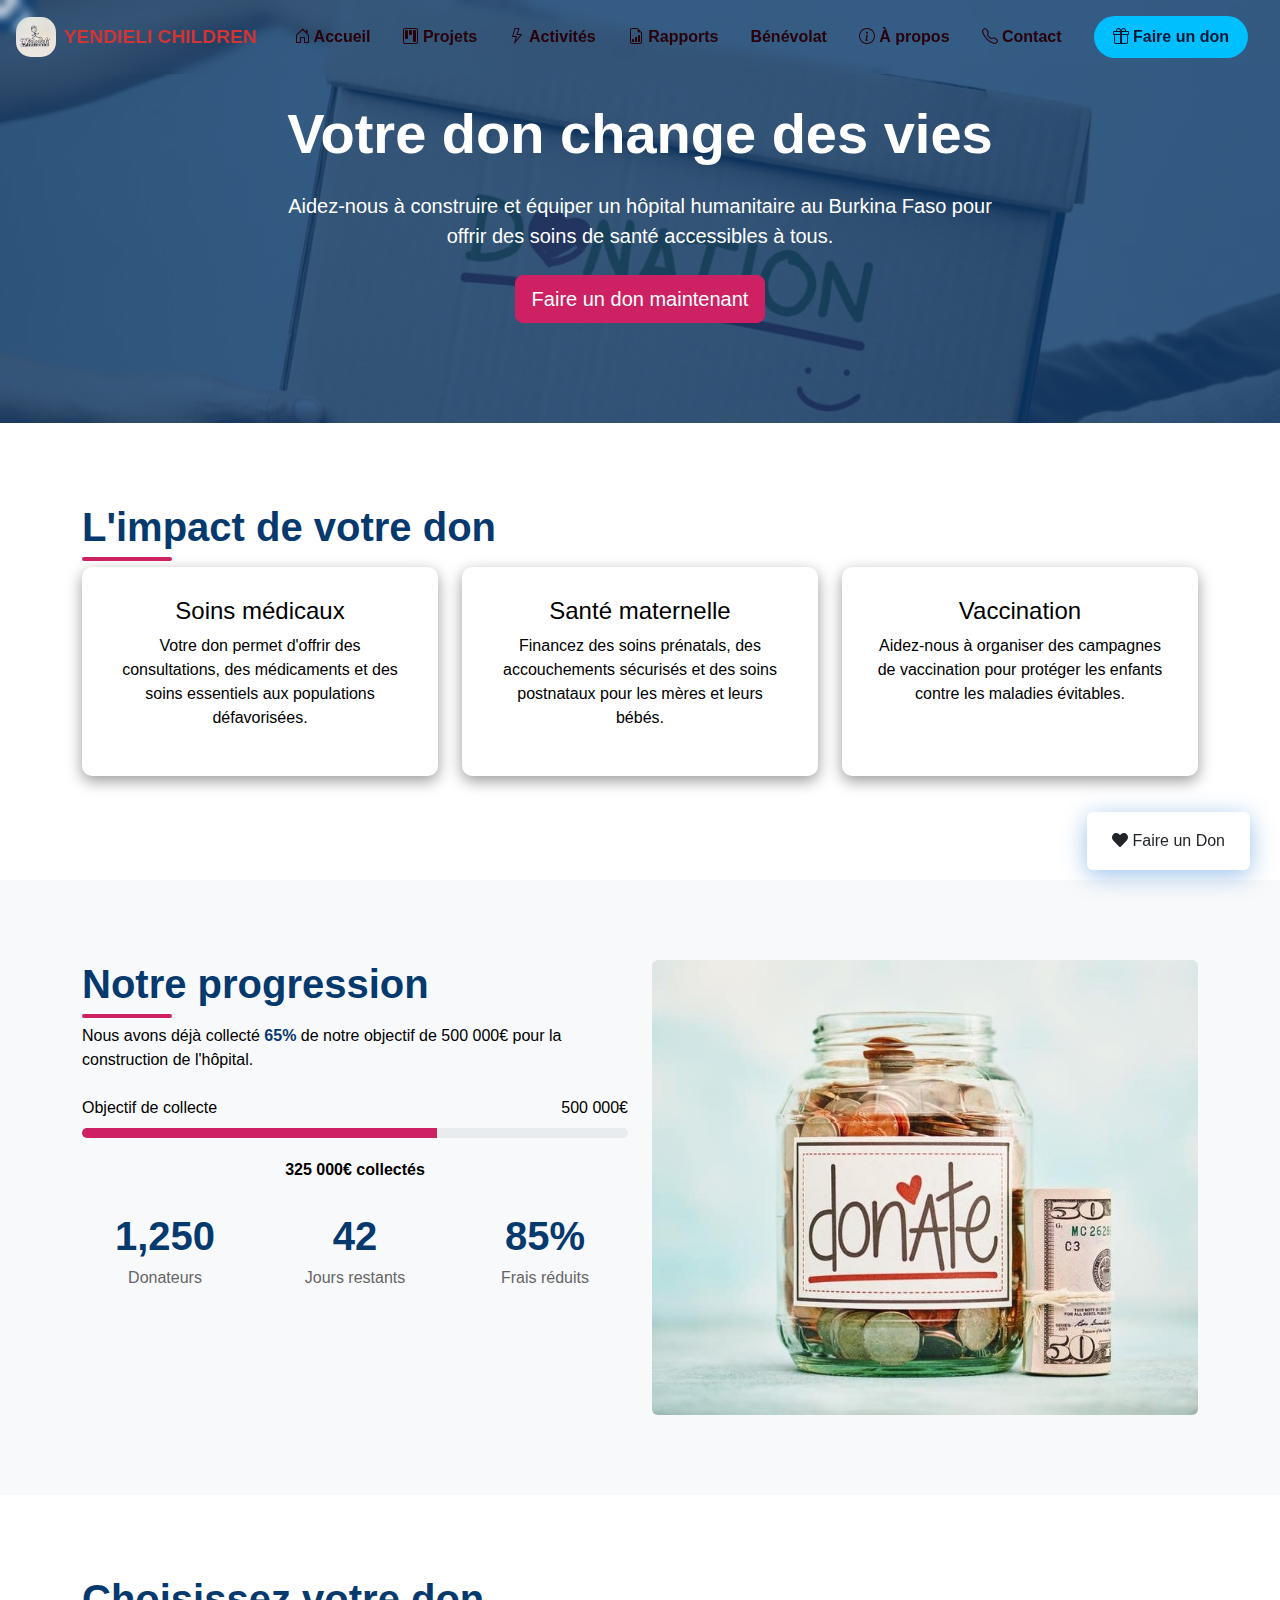
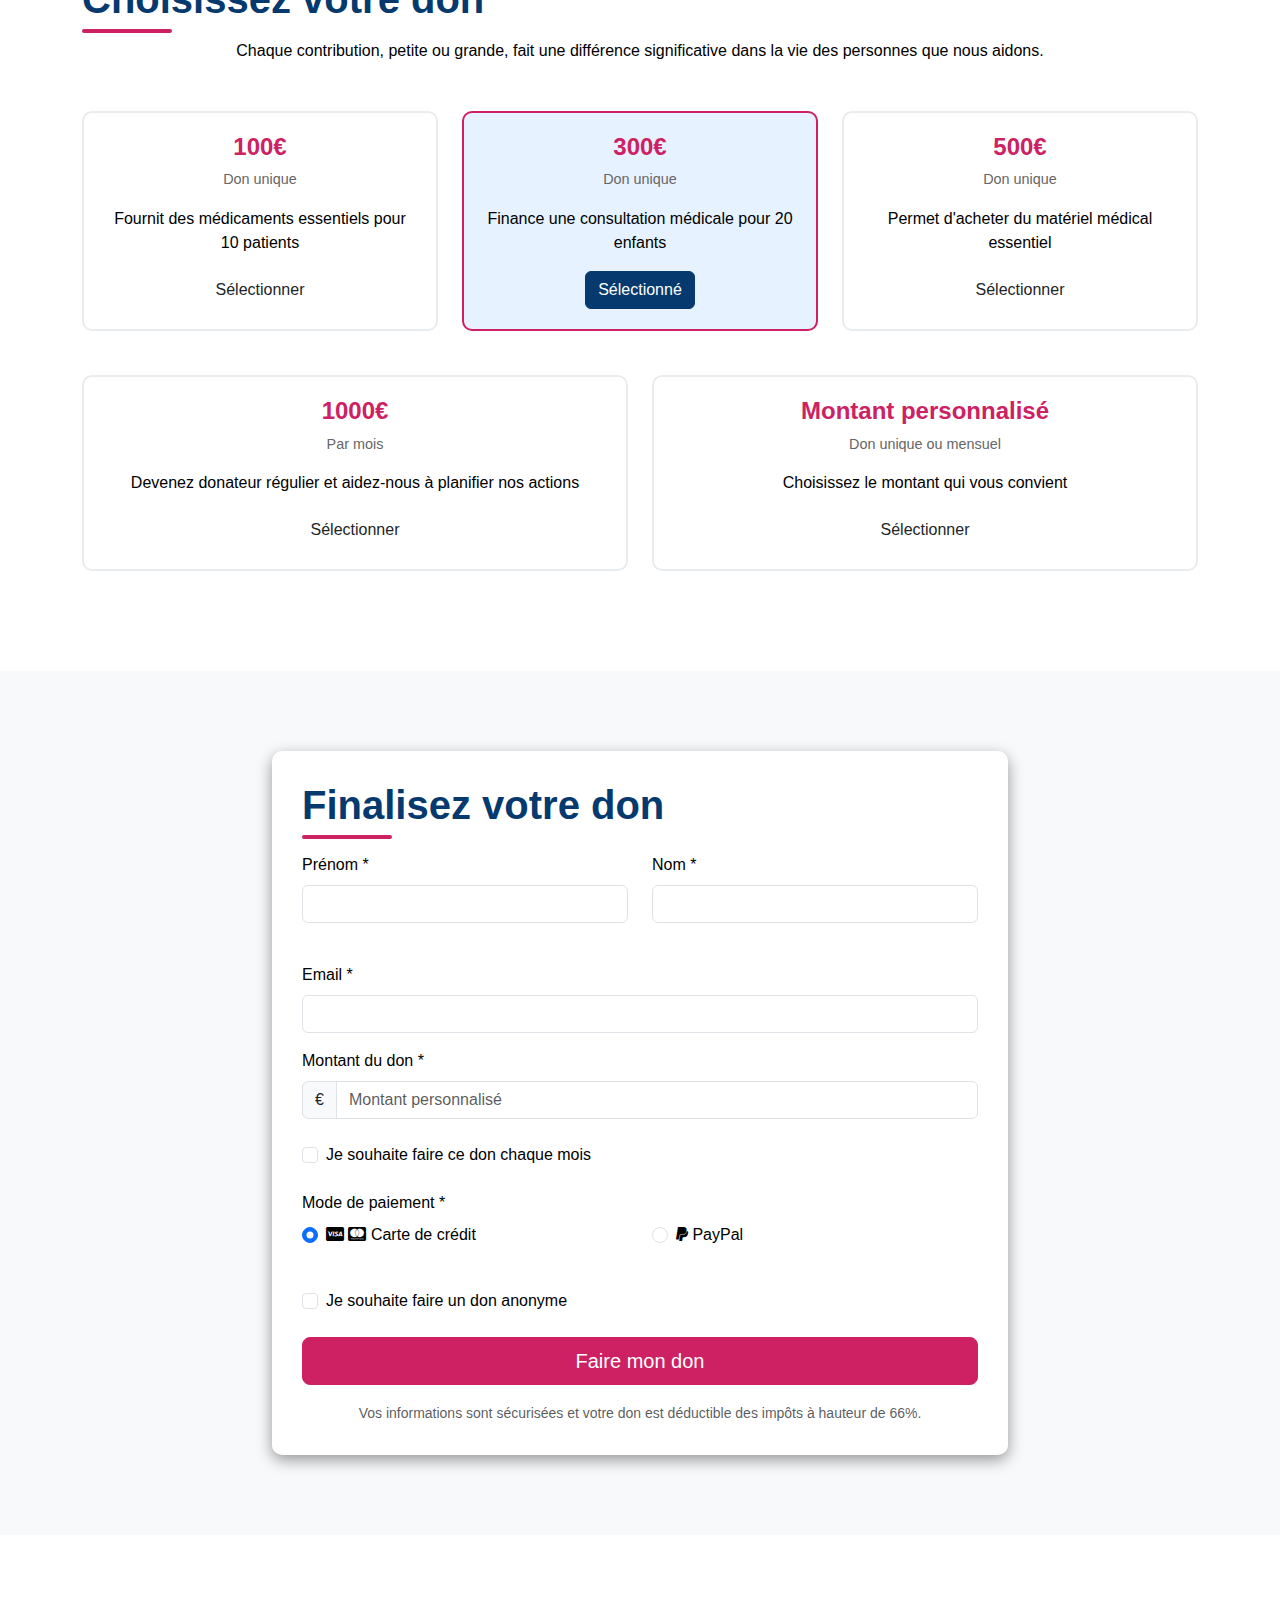
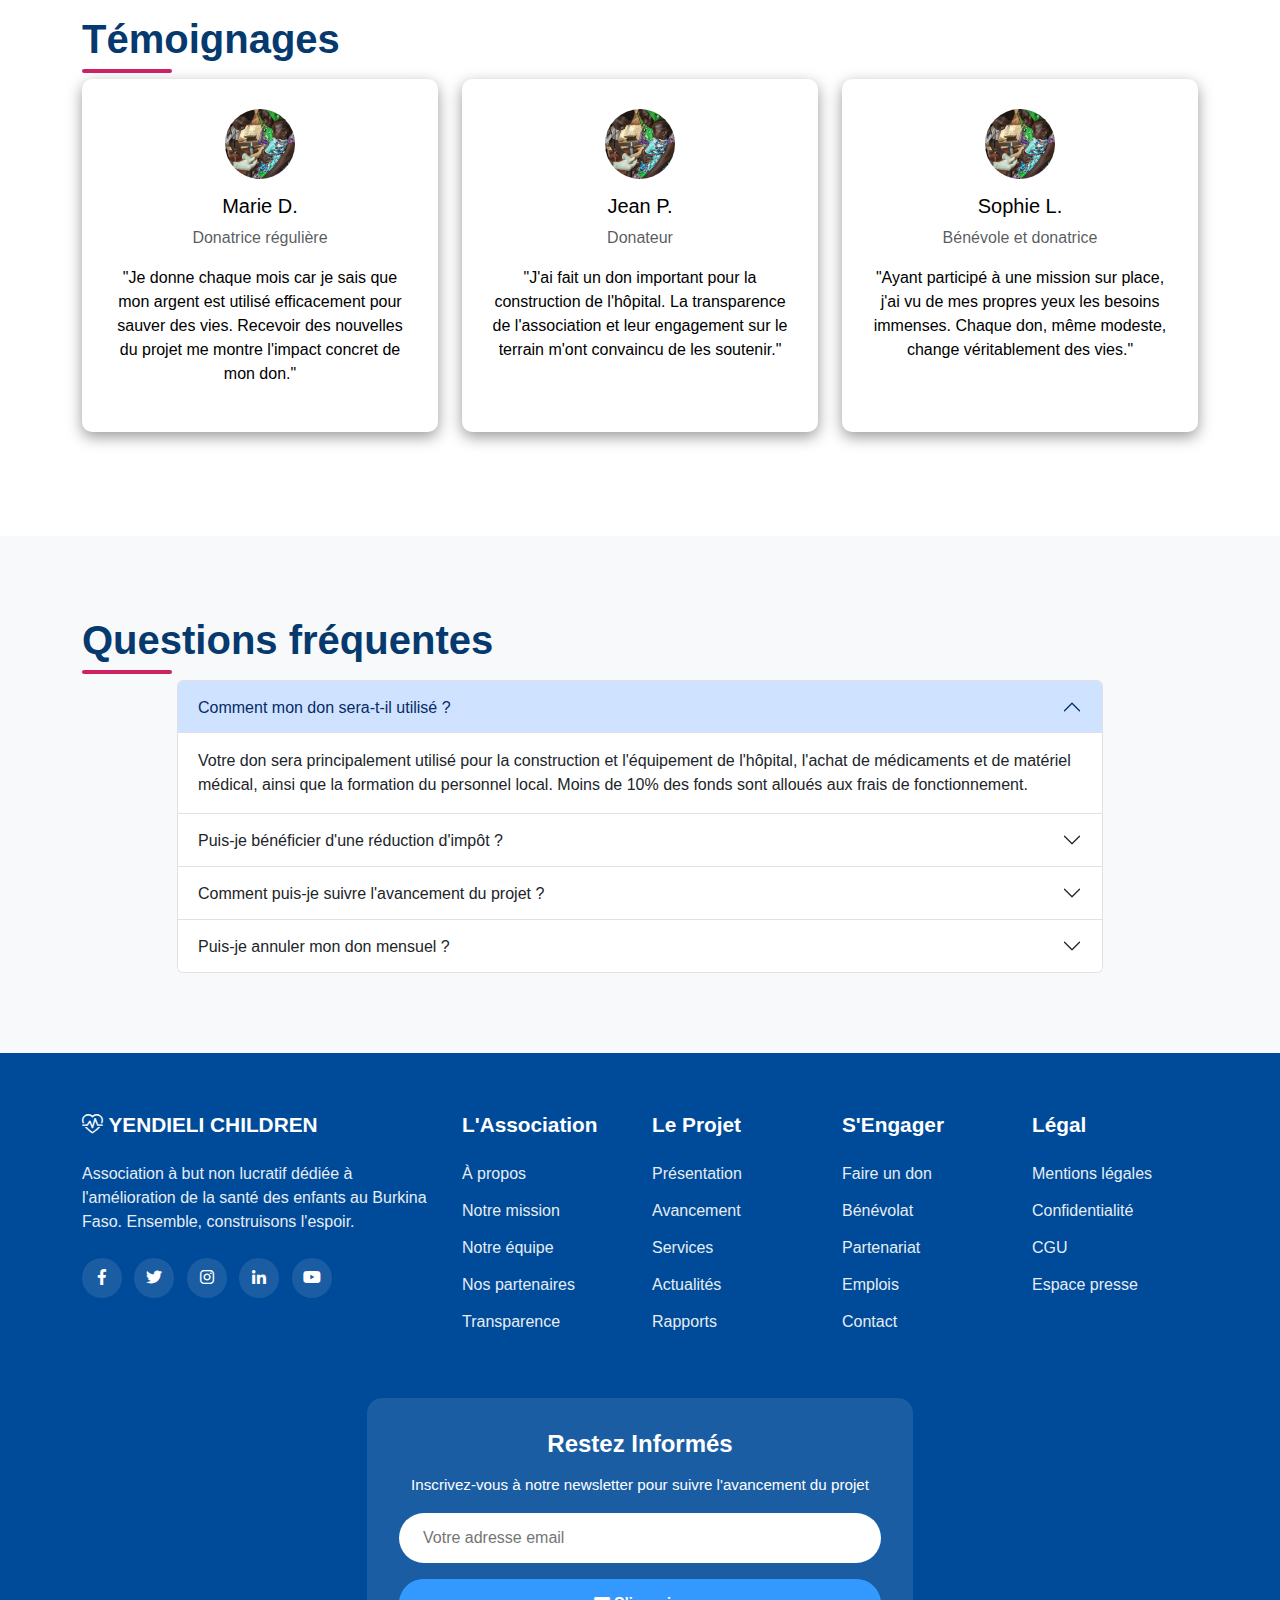
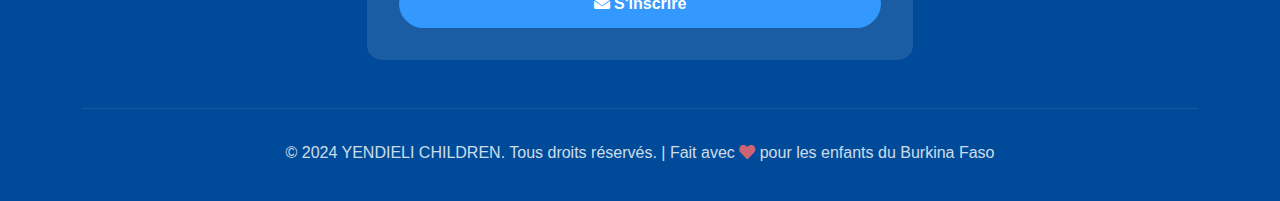
<file: pages/donate.html>
<!DOCTYPE html>
<html lang="en">
<head>
    <meta charset="UTF-8">
    <meta name="viewport" content="width=device-width, initial-scale=1.0">
    <title>YENDIELI CHILDREN - Hôpital Pédiatrique Burkina Faso</title>
    <!--  CSS -->
     <link rel="stylesheet" href="../css/bootstrap.min.css">  
    <link rel="stylesheet" href="../css/bootstrap-icons.min.css">
    <link rel="stylesheet" href="../css/all.min.css">
    <link rel="stylesheet" href="../css/owl.carousel.min.css">
    <link rel="stylesheet" href="../css/owl.theme.default.min.css">
    <link rel="stylesheet" href="../css/all.min.css">
    <link rel="stylesheet" href="../css/style.css">
</head>
<body>
    <!-- Navbar  ------------------------------------------------------------------------------------------->
    <nav class="navbar navbar-expand-lg fixed-top custom-navbar">
        <div class="container-fluid px-3">

            <!-- LOGO + NOM ENTREPRISE -->
            <a class="navbar-brand d-flex align-items-center" href="../index.html">
                <img src="../img/img45.jpg" class="logo-navbar" alt="">
                <span class="brand-text">YENDIELI CHILDREN</span>
            </a>

            <!-- TOGGLER -->
            <button class="navbar-toggler " style="color: #ff6b6b;" type="button" data-bs-toggle="collapse"
                data-bs-target="#menu">
                <i class="bi bi-list fs-1"></i>
            </button>

            <!-- MENU -->
            <div class="collapse navbar-collapse" id="menu">
                <ul class="navbar-nav ms-auto align-items-lg-center">

                    <li class="nav-item mx-2">
                        <a class="nav-link" href="../index.html">
                            <i class="bi bi-house-door"></i> Accueil
                        </a>
                    </li>

                    <li class="nav-item mx-2">
                        <a class="nav-link" href="../pages/projet.html">
                            <i class="bi bi-kanban"></i> Projets
                        </a>
                    </li>

                    <li class="nav-item mx-2">
                        <a class="nav-link" href="activite.html">
                            <i class="bi bi-lightning"></i> Activités
                        </a>
                    </li>

                    <li class="nav-item mx-2">
                        <a class="nav-link" href="rapport.html">
                            <i class="bi bi-file-earmark-bar-graph"></i> Rapports
                        </a>
                    </li>

                    <li class="nav-item mx-2">
                        <a class="nav-link" href="benevolat.html">
                            <i class="bi bi-people-heart"></i> Bénévolat
                        </a>
                    </li>

                    <li class="nav-item mx-2">
                        <a class="nav-link" href="about.html">
                            <i class="bi bi-info-circle"></i> À propos
                        </a>
                    </li>

                    <li class="nav-item mx-2">
                        <a class="nav-link" href="contact.html">
                            <i class="bi bi-telephone"></i> Contact
                        </a>
                    </li>

                    <!-- Bouton Faire un don -->
                    <li class="nav-item mx-3">
                        <a class="btn btn-don" href="donate.html">
                            <i class="bi bi-gift"></i> Faire un don
                        </a>
                    </li>

                </ul>
            </div>
        </div>
    </nav>

  <!-- Hero Section -->
    <section class="hero-donate">
        <div class="container">
            <div class="row">
                <div class="col-lg-8 mx-auto">
                    <h1 class="display-4 fw-bold mb-4">Votre don change des vies</h1>
                    <p class="lead mb-4">Aidez-nous à construire et équiper un hôpital humanitaire au Burkina Faso pour offrir des soins de santé accessibles à tous.</p>
                    <a href="#donation-form" class="btn btn-secondary-custom btn-lg">Faire un don maintenant</a>
                </div>
            </div>
        </div>
    </section>

    <!-- Impact Section -->
    <section class="section-padding">
        <div class="container">
            <div class="row">
                <div class="col-12">
                    <h2 class="section-title">L'impact de votre don</h2>
                </div>
            </div>
            <div class="row">
                <div class="col-md-4 mb-4">
                    <div class="impact-card text-center">
                        <div class="impact-icon">
                            <i class="fas fa-stethoscope"></i>
                        </div>
                        <h4>Soins médicaux</h4>
                        <p>Votre don permet d'offrir des consultations, des médicaments et des soins essentiels aux populations défavorisées.</p>
                    </div>
                </div>
                <div class="col-md-4 mb-4">
                    <div class="impact-card text-center">
                        <div class="impact-icon">
                            <i class="fas fa-baby"></i>
                        </div>
                        <h4>Santé maternelle</h4>
                        <p>Financez des soins prénatals, des accouchements sécurisés et des soins postnataux pour les mères et leurs bébés.</p>
                    </div>
                </div>
                <div class="col-md-4 mb-4">
                    <div class="impact-card text-center">
                        <div class="impact-icon">
                            <i class="fas fa-syringe"></i>
                        </div>
                        <h4>Vaccination</h4>
                        <p>Aidez-nous à organiser des campagnes de vaccination pour protéger les enfants contre les maladies évitables.</p>
                    </div>
                </div>
            </div>
        </div>
    </section>

    <!-- Progress Section -->
    <section class="section-padding bg-light">
        <div class="container">
            <div class="row">
                <div class="col-lg-6 mb-5 mb-lg-0">
                    <h2 class="section-title text-start">Notre progression</h2>
                    <p class="mb-4">Nous avons déjà collecté <span class="text-primary-custom fw-bold">65%</span> de notre objectif de 500 000€ pour la construction de l'hôpital.</p>
                    
                    <div class="mb-4">
                        <div class="d-flex justify-content-between mb-2">
                            <span>Objectif de collecte</span>
                            <span>500 000€</span>
                        </div>
                        <div class="progress">
                            <div class="progress-bar" role="progressbar" style="width: 65%" aria-valuenow="65" aria-valuemin="0" aria-valuemax="100"></div>
                        </div>
                        <div class="text-center mt-2">
                            <span class="fw-bold">325 000€ collectés</span>
                        </div>
                    </div>
                    
                    <div class="row text-center">
                        <div class="col-4">
                            <div class="counter">1,250</div>
                            <div class="counter-label">Donateurs</div>
                        </div>
                        <div class="col-4">
                            <div class="counter">42</div>
                            <div class="counter-label">Jours restants</div>
                        </div>
                        <div class="col-4">
                            <div class="counter">85%</div>
                            <div class="counter-label">Frais réduits</div>
                        </div>
                    </div>
                </div>
                <div class="col-lg-6">
                    <img src="../img/donate3.jpg" alt="Progression de la construction de l'hôpital" class="img-fluid rounded">
                </div>
            </div>
        </div>
    </section>

    <!-- Donation Options -->
    <section class="section-padding">
        <div class="container">
            <div class="row">
                <div class="col-12">
                    <h2 class="section-title">Choisissez votre don</h2>
                    <p class="text-center mb-5">Chaque contribution, petite ou grande, fait une différence significative dans la vie des personnes que nous aidons.</p>
                </div>
            </div>
            <div class="row">
                <div class="col-md-4">
                    <div class="donation-option text-center" data-amount="25">
                        <h4 class="donation-amount">100€</h4>
                        <p class="donation-frequency">Don unique</p>
                        <p>Fournit des médicaments essentiels pour 10 patients</p>
                        <button class="btn btn-outline-primary-custom">Sélectionner</button>
                    </div>
                </div>
                <div class="col-md-4">
                    <div class="donation-option text-center selected" data-amount="50">
                        <h4 class="donation-amount">300€</h4>
                        <p class="donation-frequency">Don unique</p>
                        <p>Finance une consultation médicale pour 20 enfants</p>
                        <button class="btn btn-primary-custom">Sélectionné</button>
                    </div>
                </div>
                <div class="col-md-4">
                    <div class="donation-option text-center" data-amount="100">
                        <h4 class="donation-amount">500€</h4>
                        <p class="donation-frequency">Don unique</p>
                        <p>Permet d'acheter du matériel médical essentiel</p>
                        <button class="btn btn-outline-primary-custom">Sélectionner</button>
                    </div>
                </div>
            </div>
            <div class="row mt-4">
                <div class="col-md-6">
                    <div class="donation-option text-center" data-amount="monthly">
                        <h4 class="donation-amount">1000€</h4>
                        <p class="donation-frequency">Par mois</p>
                        <p>Devenez donateur régulier et aidez-nous à planifier nos actions</p>
                        <button class="btn btn-outline-primary-custom">Sélectionner</button>
                    </div>
                </div>
                <div class="col-md-6">
                    <div class="donation-option text-center" data-amount="custom">
                        <h4 class="donation-amount">Montant personnalisé</h4>
                        <p class="donation-frequency">Don unique ou mensuel</p>
                        <p>Choisissez le montant qui vous convient</p>
                        <button class="btn btn-outline-primary-custom">Sélectionner</button>
                    </div>
                </div>
            </div>
        </div>
    </section>

    <!-- Donation Form -->
    <section id="donation-form" class="section-padding bg-light">
        <div class="container">
            <div class="row justify-content-center">
                <div class="col-lg-8">
                    <div class="donation-form">
                        <h2 class="section-title text-start mb-4">Finalisez votre don</h2>
                        
                        <form id="donationForm">
                            <div class="row mb-4">
                                <div class="col-md-6">
                                    <div class="mb-3">
                                        <label for="firstName" class="form-label">Prénom *</label>
                                        <input type="text" class="form-control" id="firstName" required>
                                    </div>
                                </div>
                                <div class="col-md-6">
                                    <div class="mb-3">
                                        <label for="lastName" class="form-label">Nom *</label>
                                        <input type="text" class="form-control" id="lastName" required>
                                    </div>
                                </div>
                            </div>
                            
                            <div class="mb-3">
                                <label for="email" class="form-label">Email *</label>
                                <input type="email" class="form-control" id="email" required>
                            </div>
                            
                            <div class="mb-4">
                                <label class="form-label">Montant du don *</label>
                                <div class="row">
                                    <div class="col-12">
                                        <div class="input-group mb-3">
                                            <span class="input-group-text">€</span>
                                            <input type="number" class="form-control" id="customAmount" placeholder="Montant personnalisé" min="1">
                                        </div>
                                    </div>
                                </div>
                                <div class="form-check mt-2">
                                    <input class="form-check-input custom-radio" type="checkbox" id="monthlyDonation">
                                    <label class="form-check-label" for="monthlyDonation">
                                        Je souhaite faire ce don chaque mois
                                    </label>
                                </div>
                            </div>
                            
                            <div class="mb-4">
                                <label class="form-label">Mode de paiement *</label>
                                <div class="row">
                                    <div class="col-md-6 mb-3">
                                        <div class="form-check">
                                            <input class="form-check-input custom-radio" type="radio" name="paymentMethod" id="creditCard" checked>
                                            <label class="form-check-label" for="creditCard">
                                                <i class="fab fa-cc-visa"></i> <i class="fab fa-cc-mastercard"></i> Carte de crédit
                                            </label>
                                        </div>
                                    </div>
                                    <div class="col-md-6 mb-3">
                                        <div class="form-check">
                                            <input class="form-check-input custom-radio" type="radio" name="paymentMethod" id="paypal">
                                            <label class="form-check-label" for="paypal">
                                                <i class="fab fa-paypal"></i> PayPal
                                            </label>
                                        </div>
                                    </div>
                                </div>
                            </div>
                            
                            <div class="mb-4">
                                <div class="form-check">
                                    <input class="form-check-input" type="checkbox" id="anonymousDonation">
                                    <label class="form-check-label" for="anonymousDonation">
                                        Je souhaite faire un don anonyme
                                    </label>
                                </div>
                            </div>
                            
                            <div class="d-grid">
                                <button type="submit" class="btn btn-secondary-custom btn-lg">Faire mon don</button>
                            </div>
                            
                            <div class="mt-3 text-center">
                                <small class="text-muted">Vos informations sont sécurisées et votre don est déductible des impôts à hauteur de 66%.</small>
                            </div>
                        </form>
                    </div>
                </div>
            </div>
        </div>
    </section>

      <!-- Testimonials -->
    <section class="section-padding">
        <div class="container">
            <div class="row">
                <div class="col-12">
                    <h2 class="section-title">Témoignages</h2>
                </div>
            </div>
            <div class="row">
                <div class="col-md-4 mb-4">
                    <div class="testimonial-card text-center">
                        <img src="../img/img3.jpg" alt="Témoignage" class="testimonial-img">
                        <h5>Marie D.</h5>
                        <p class="text-muted">Donatrice régulière</p>
                        <p>"Je donne chaque mois car je sais que mon argent est utilisé efficacement pour sauver des vies. Recevoir des nouvelles du projet me montre l'impact concret de mon don."</p>
                    </div>
                </div>
                <div class="col-md-4 mb-4">
                    <div class="testimonial-card text-center">
                        <img src="../img/img3.jpg" alt="Témoignage" class="testimonial-img">
                        <h5>Jean P.</h5>
                        <p class="text-muted">Donateur</p>
                        <p>"J'ai fait un don important pour la construction de l'hôpital. La transparence de l'association et leur engagement sur le terrain m'ont convaincu de les soutenir."</p>
                    </div>
                </div>
                <div class="col-md-4 mb-4">
                    <div class="testimonial-card text-center">
                        <img src="../img/img3.jpg" alt="Témoignage" class="testimonial-img">
                        <h5>Sophie L.</h5>
                        <p class="text-muted">Bénévole et donatrice</p>
                        <p>"Ayant participé à une mission sur place, j'ai vu de mes propres yeux les besoins immenses. Chaque don, même modeste, change véritablement des vies."</p>
                    </div>
                </div>
            </div>
        </div>
    </section>

    <!-- FAQ Section -->
    <section class="section-padding bg-light">
        <div class="container">
            <div class="row">
                <div class="col-12">
                    <h2 class="section-title">Questions fréquentes</h2>
                </div>
            </div>
            <div class="row justify-content-center">
                <div class="col-lg-10">
                    <div class="accordion" id="faqAccordion">
                        <div class="accordion-item">
                            <h2 class="accordion-header" id="headingOne">
                                <button class="accordion-button" type="button" data-bs-toggle="collapse" data-bs-target="#collapseOne" aria-expanded="true" aria-controls="collapseOne">
                                    Comment mon don sera-t-il utilisé ?
                                </button>
                            </h2>
                            <div id="collapseOne" class="accordion-collapse collapse show" aria-labelledby="headingOne" data-bs-parent="#faqAccordion">
                                <div class="accordion-body">
                                    Votre don sera principalement utilisé pour la construction et l'équipement de l'hôpital, l'achat de médicaments et de matériel médical, ainsi que la formation du personnel local. Moins de 10% des fonds sont alloués aux frais de fonctionnement.
                                </div>
                            </div>
                        </div>
                        <div class="accordion-item">
                            <h2 class="accordion-header" id="headingTwo">
                                <button class="accordion-button collapsed" type="button" data-bs-toggle="collapse" data-bs-target="#collapseTwo" aria-expanded="false" aria-controls="collapseTwo">
                                    Puis-je bénéficier d'une réduction d'impôt ?
                                </button>
                            </h2>
                            <div id="collapseTwo" class="accordion-collapse collapse" aria-labelledby="headingTwo" data-bs-parent="#faqAccordion">
                                <div class="accordion-body">
                                    Oui, votre don est déductible à 66% de votre impôt sur le revenu dans la limite de 20% de votre revenu imposable. Pour un don de 100€, votre coût réel après déduction fiscale n'est que de 34€.
                                </div>
                            </div>
                        </div>
                        <div class="accordion-item">
                            <h2 class="accordion-header" id="headingThree">
                                <button class="accordion-button collapsed" type="button" data-bs-toggle="collapse" data-bs-target="#collapseThree" aria-expanded="false" aria-controls="collapseThree">
                                    Comment puis-je suivre l'avancement du projet ?
                                </button>
                            </h2>
                            <div id="collapseThree" class="accordion-collapse collapse" aria-labelledby="headingThree" data-bs-parent="#faqAccordion">
                                <div class="accordion-body">
                                    Nous envoyons régulièrement des newsletters à nos donateurs avec des photos, des témoignages et des rapports sur l'avancement des travaux. Vous pouvez également suivre nos actualités sur les réseaux sociaux.
                                </div>
                            </div>
                        </div>
                        <div class="accordion-item">
                            <h2 class="accordion-header" id="headingFour">
                                <button class="accordion-button collapsed" type="button" data-bs-toggle="collapse" data-bs-target="#collapseFour" aria-expanded="false" aria-controls="collapseFour">
                                    Puis-je annuler mon don mensuel ?
                                </button>
                            </h2>
                            <div id="collapseFour" class="accordion-collapse collapse" aria-labelledby="headingFour" data-bs-parent="#faqAccordion">
                                <div class="accordion-body">
                                    Oui, vous pouvez annuler votre don mensuel à tout moment en nous contactant par email ou en utilisant le lien de désabonnement présent dans chaque confirmation de don.
                                </div>
                            </div>
                        </div>
                    </div>
                </div>
            </div>
        </div>
    </section>

    <!-- Insérez votre footer ici -->
   
    
    <!-- Footer -->
    <footer class="footer">
        <div class="container">
            <div class="row g-4">
                <div class="col-lg-4">
                    <h3 class="footer-title">
                        <i class="bi bi-heart-pulse"></i> YENDIELI CHILDREN
                    </h3>
                    <p style="opacity: 0.9; margin-bottom: 1.5rem;">
                        Association à but non lucratif dédiée à l'amélioration de la santé des enfants au Burkina Faso.
                        Ensemble, construisons l'espoir.
                    </p>
                    <div class="social-links">
                        <a href="#"><i class="fab fa-facebook-f"></i></a>
                        <a href="#"><i class="fab fa-twitter"></i></a>
                        <a href="#"><i class="fab fa-instagram"></i></a>
                        <a href="#"><i class="fab fa-linkedin-in"></i></a>
                        <a href="#"><i class="fab fa-youtube"></i></a>
                    </div>
                </div>

                <div class="col-lg-2 col-md-4 col-6">
                    <h4 class="footer-title">L'Association</h4>
                    <ul class="footer-links">
                        <li><a href="#">À propos</a></li>
                        <li><a href="#">Notre mission</a></li>
                        <li><a href="#">Notre équipe</a></li>
                        <li><a href="#">Nos partenaires</a></li>
                        <li><a href="#">Transparence</a></li>
                    </ul>
                </div>

                <div class="col-lg-2 col-md-4 col-6">
                    <h4 class="footer-title">Le Projet</h4>
                    <ul class="footer-links">
                        <li><a href="#">Présentation</a></li>
                        <li><a href="#">Avancement</a></li>
                        <li><a href="#">Services</a></li>
                        <li><a href="#">Actualités</a></li>
                        <li><a href="#">Rapports</a></li>
                    </ul>
                </div>

                <div class="col-lg-2 col-md-4 col-6">
                    <h4 class="footer-title">S'Engager</h4>
                    <ul class="footer-links">
                        <li><a href="#don">Faire un don</a></li>
                        <li><a href="#">Bénévolat</a></li>
                        <li><a href="#">Partenariat</a></li>
                        <li><a href="#">Emplois</a></li>
                        <li><a href="#">Contact</a></li>
                    </ul>
                </div>

                <div class="col-lg-2 col-md-4 col-6">
                    <h4 class="footer-title">Légal</h4>
                    <ul class="footer-links">
                        <li><a href="#">Mentions légales</a></li>
                        <li><a href="#">Confidentialité</a></li>
                        <li><a href="#">CGU</a></li>
                        <li><a href="#">Espace presse</a></li>
                    </ul>
                </div>
            </div>

            <div class="row mt-5">
                <div class="col-lg-6 mx-auto">
                    <div class="newsletter-box">
                        <h4 class="text-center mb-3" style="font-weight: 600;">Restez Informés</h4>
                        <p class="text-center mb-3" style="font-size: 0.95rem;">Inscrivez-vous à notre newsletter pour
                            suivre l'avancement du projet</p>
                        <form>
                            <input type="email" class="newsletter-input" placeholder="Votre adresse email" required>
                            <button type="submit" class="newsletter-btn">
                                <i class="fas fa-envelope"></i> S'inscrire
                            </button>
                        </form>
                    </div>
                </div>
            </div>

            <div class="footer-bottom">
                <p>&copy; 2024 YENDIELI CHILDREN. Tous droits réservés. | Fait avec <i class="fas fa-heart"
                        style="color: #ff6b6b;"></i> pour les enfants du Burkina Faso</p>
            </div>
        </div>
    </footer>

    <!-- Floating Donate Button -->
    <a href="#don" class="btn btn-donate-nav"
        style="position: fixed; bottom: 30px; right: 30px; z-index: 1000; padding: 1rem 1.5rem; box-shadow: 0 5px 25px rgba(0,102,204,0.4);">
        <i class="fas fa-heart"></i> Faire un Don
    </a>


    
    <script src="../js/bootstrap.bundle.min.js"></script>
    <script src="../js/main.js"></script>
    <script src="../js/owl.carousel.min.js"></script>
    <script src="../js/aos.js"></script>
    <script src="../js/jquery.min.js"></script>
    <script src="../js/script.js"></script>
    <script>
        // Navbar scroll effect
        window.addEventListener('scroll', function () {
            const navbar = document.querySelector('.navbar');
            if (window.scrollY > 50) {
                navbar.style.boxShadow = '0 5px 20px rgba(0,0,0,0.15)';
            } else {
                navbar.style.boxShadow = '0 2px 10px rgba(0,0,0,0.1)';
            }
        });

        // Smooth scroll for navigation links
        document.querySelectorAll('a[href^="#"]').forEach(anchor => {
            anchor.addEventListener('click', function (e) {
                e.preventDefault();
                const target = document.querySelector(this.getAttribute('href'));
                if (target) {
                    const offsetTop = target.offsetTop - 80;
                    window.scrollTo({
                        top: offsetTop,
                        behavior: 'smooth'
                    });
                }
            });
        });

        // Progress bar animation
        window.addEventListener('load', function () {
            const progressFill = document.querySelector('.progress-fill');
            if (progressFill) {
                setTimeout(() => {
                    progressFill.style.width = '25%';
                }, 500);
            }
        });

        // Intersection Observer for fade-in animations
        const observerOptions = {
            threshold: 0.1,
            rootMargin: '0px 0px -50px 0px'
        };

        const observer = new IntersectionObserver(function (entries) {
            entries.forEach(entry => {
                if (entry.isIntersecting) {
                    entry.target.style.opacity = '1';
                    entry.target.style.transform = 'translateY(0)';
                }
            });
        }, observerOptions);

        document.querySelectorAll('.mission-card, .news-card, .stat-card').forEach(el => {
            el.style.opacity = '0';
            el.style.transform = 'translateY(30px)';
            el.style.transition = 'all 0.6s ease';
            observer.observe(el);
        });

        // Close navbar on mobile after clicking link
        document.querySelectorAll('.nav-link').forEach(link => {
            link.addEventListener('click', function () {
                const navbarToggler = document.querySelector('.navbar-toggler');
                const navbarCollapse = document.querySelector('.navbar-collapse');
                if (window.innerWidth < 992 && navbarCollapse.classList.contains('show')) {
                    navbarToggler.click();
                }
            });
        });
    </script>


    <script>
        AOS.init();
    </script>


    <script>
        var loader = document.getElementById("preloader");
        window.addEventListener("load", function () {
            loader.style.display = "none";
        })
    </script>

    <script>
        let up = document.querySelector('.up');
        window.onscroll = function () {
            up.classList.toggle('show', window.scrollY >= 1000);
        }
        up.onclick = function () {
            window.scrollTo({ behavior: 'smooth', top: 0 });
        }
    </script>


    <script>
        // Changement du background en scroll
        const navbar = document.querySelector('.custom-navbar');
        const nav_link = document.querySelectorAll('.nav-link');
        window.addEventListener('scroll', () => {
            if (window.pageYOffset > 100) {
                navbar.classList.add('navbar-scrolled');
                nav_link.forEach(element => {
                    element.style.color = "rgb(224, 167, 179)";
                });
            } else {
                navbar.classList.remove('navbar-scrolled');
                nav_link.forEach(element => {
                    element.style.color = "rgb(34, 1, 8)";
                });
            }
        });
    </script>

<script>
        $(document).ready(function() {
            // Gestion de la sélection des options de don
            $('.donation-option').click(function() {
                $('.donation-option').removeClass('selected');
                $('.donation-option button').removeClass('btn-primary-custom').addClass('btn-outline-primary-custom').text('Sélectionner');
                
                $(this).addClass('selected');
                $(this).find('button').removeClass('btn-outline-primary-custom').addClass('btn-primary-custom').text('Sélectionné');
                
                // Si ce n'est pas un montant personnalisé, on remplit le champ
                if ($(this).data('amount') !== 'custom' && $(this).data('amount') !== 'monthly') {
                    $('#customAmount').val($(this).data('amount'));
                }
                
                // Si c'est un don mensuel, on coche la case
                if ($(this).data('amount') === 'monthly') {
                    $('#monthlyDonation').prop('checked', true);
                    $('#customAmount').val('25');
                }
            });
            
            // Gestion du formulaire de don
            $('#donationForm').submit(function(e) {
                e.preventDefault();
                
                // Validation basique
                const amount = $('#customAmount').val();
                if (!amount || amount < 1) {
                    alert('Veuillez saisir un montant valide.');
                    return;
                }
                
                // Simulation d'envoi du formulaire
                alert(`Merci pour votre don de ${amount}€ ! Vous allez être redirigé vers la page de paiement.`);
                // Ici, vous redirigeriez vers le système de paiement
            });
        });
    </script>


</body>
</html>
</file>
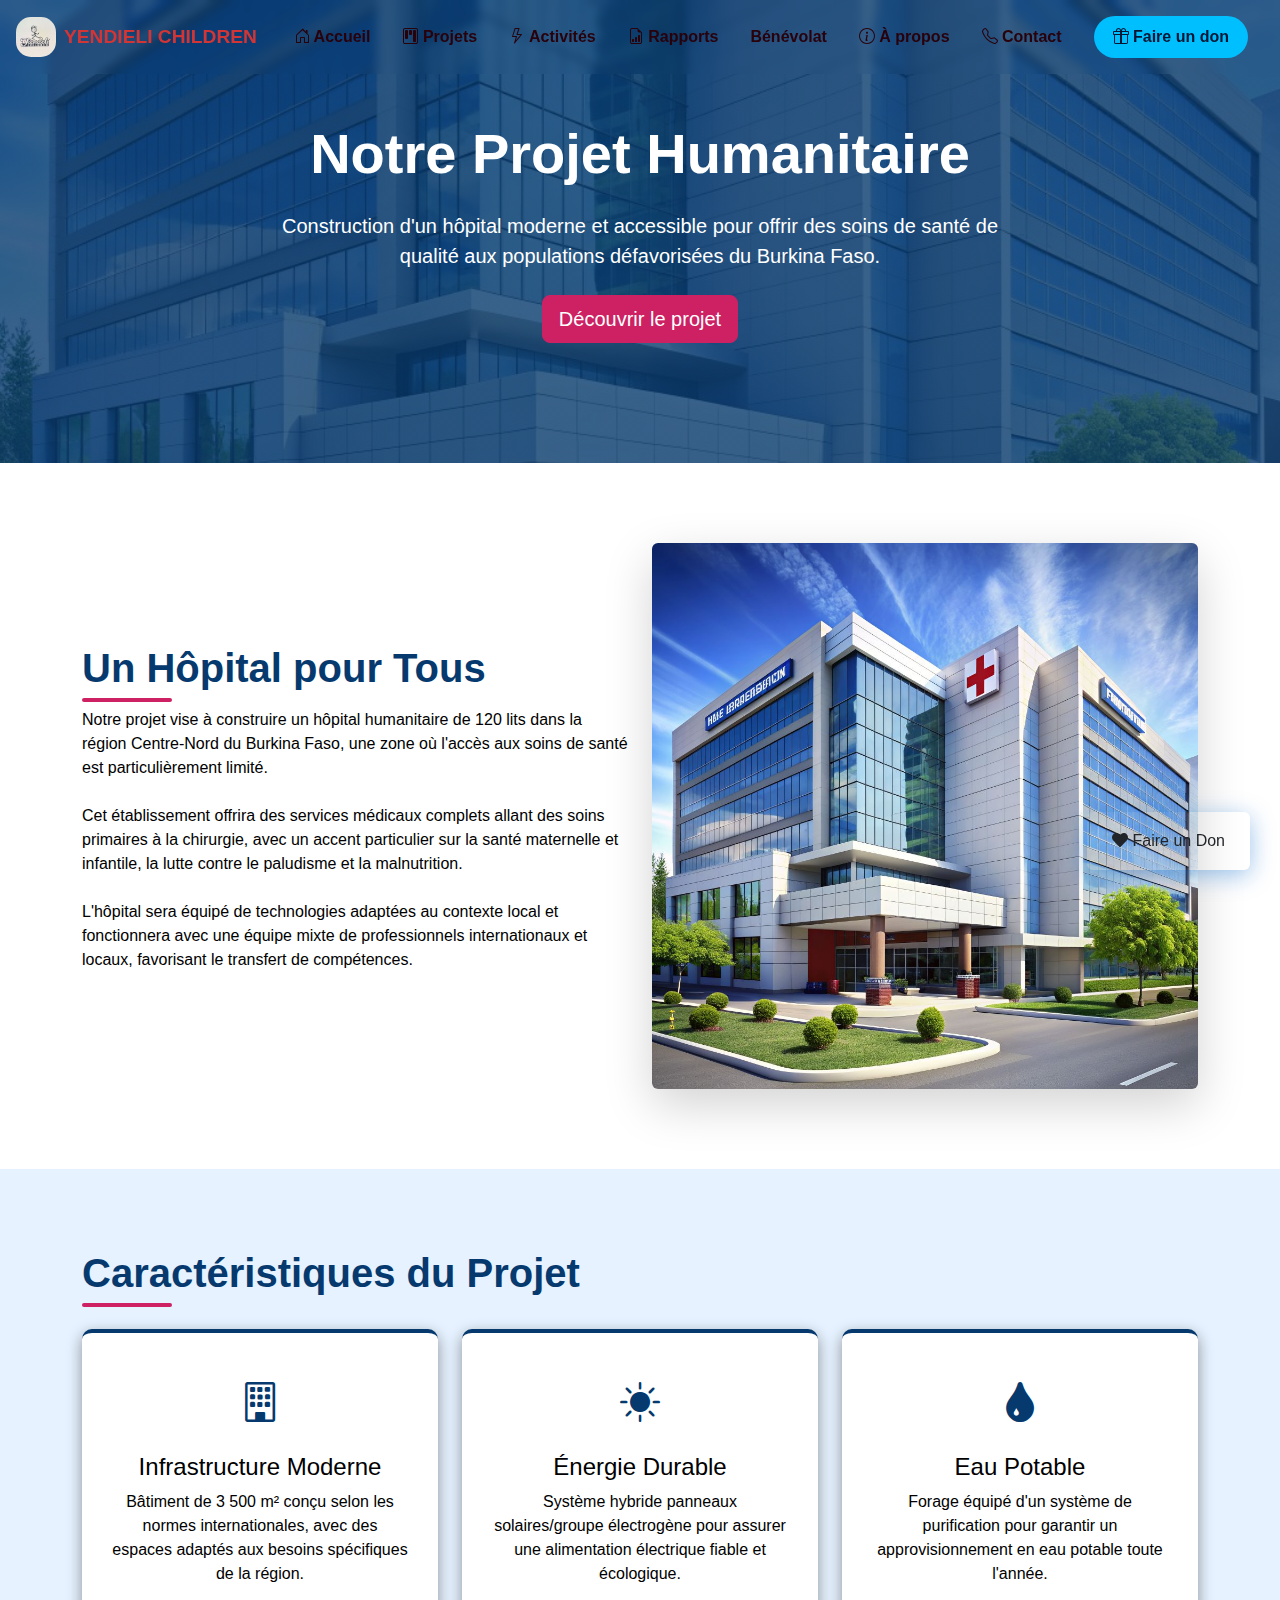
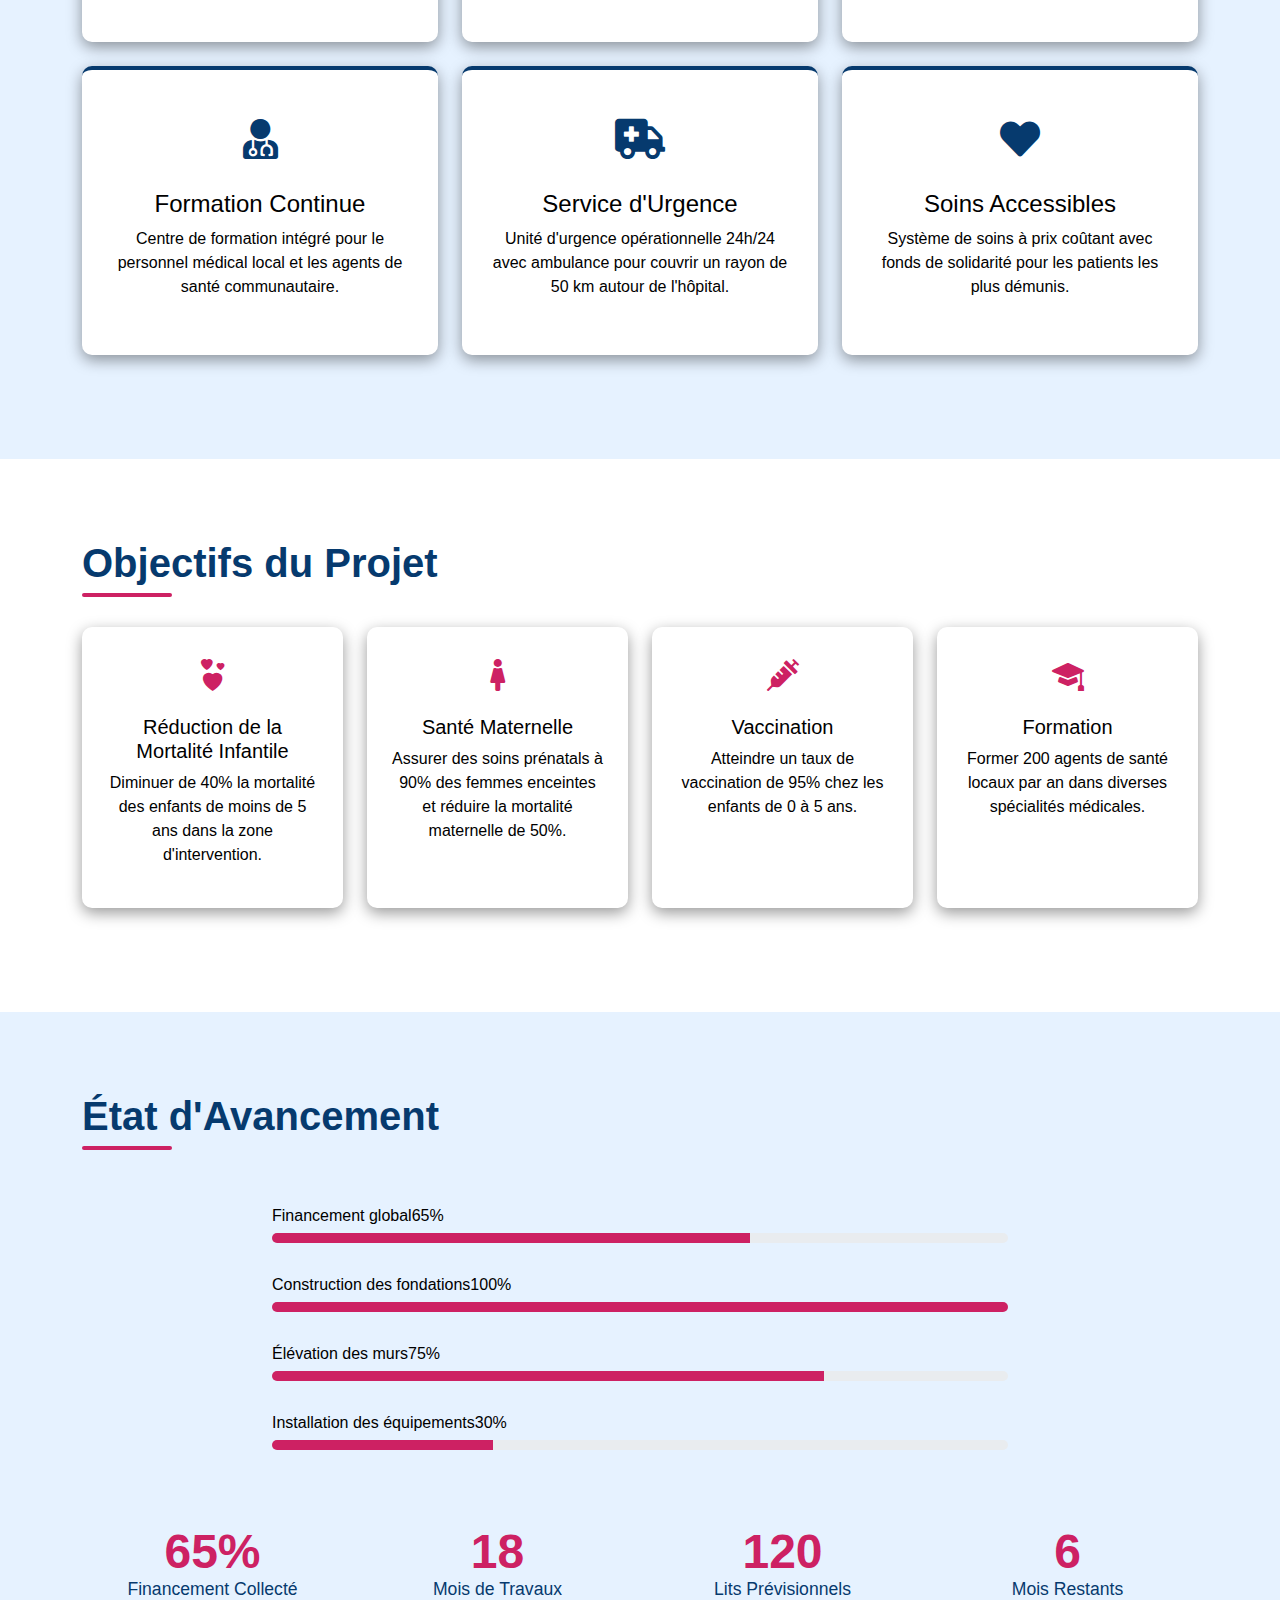
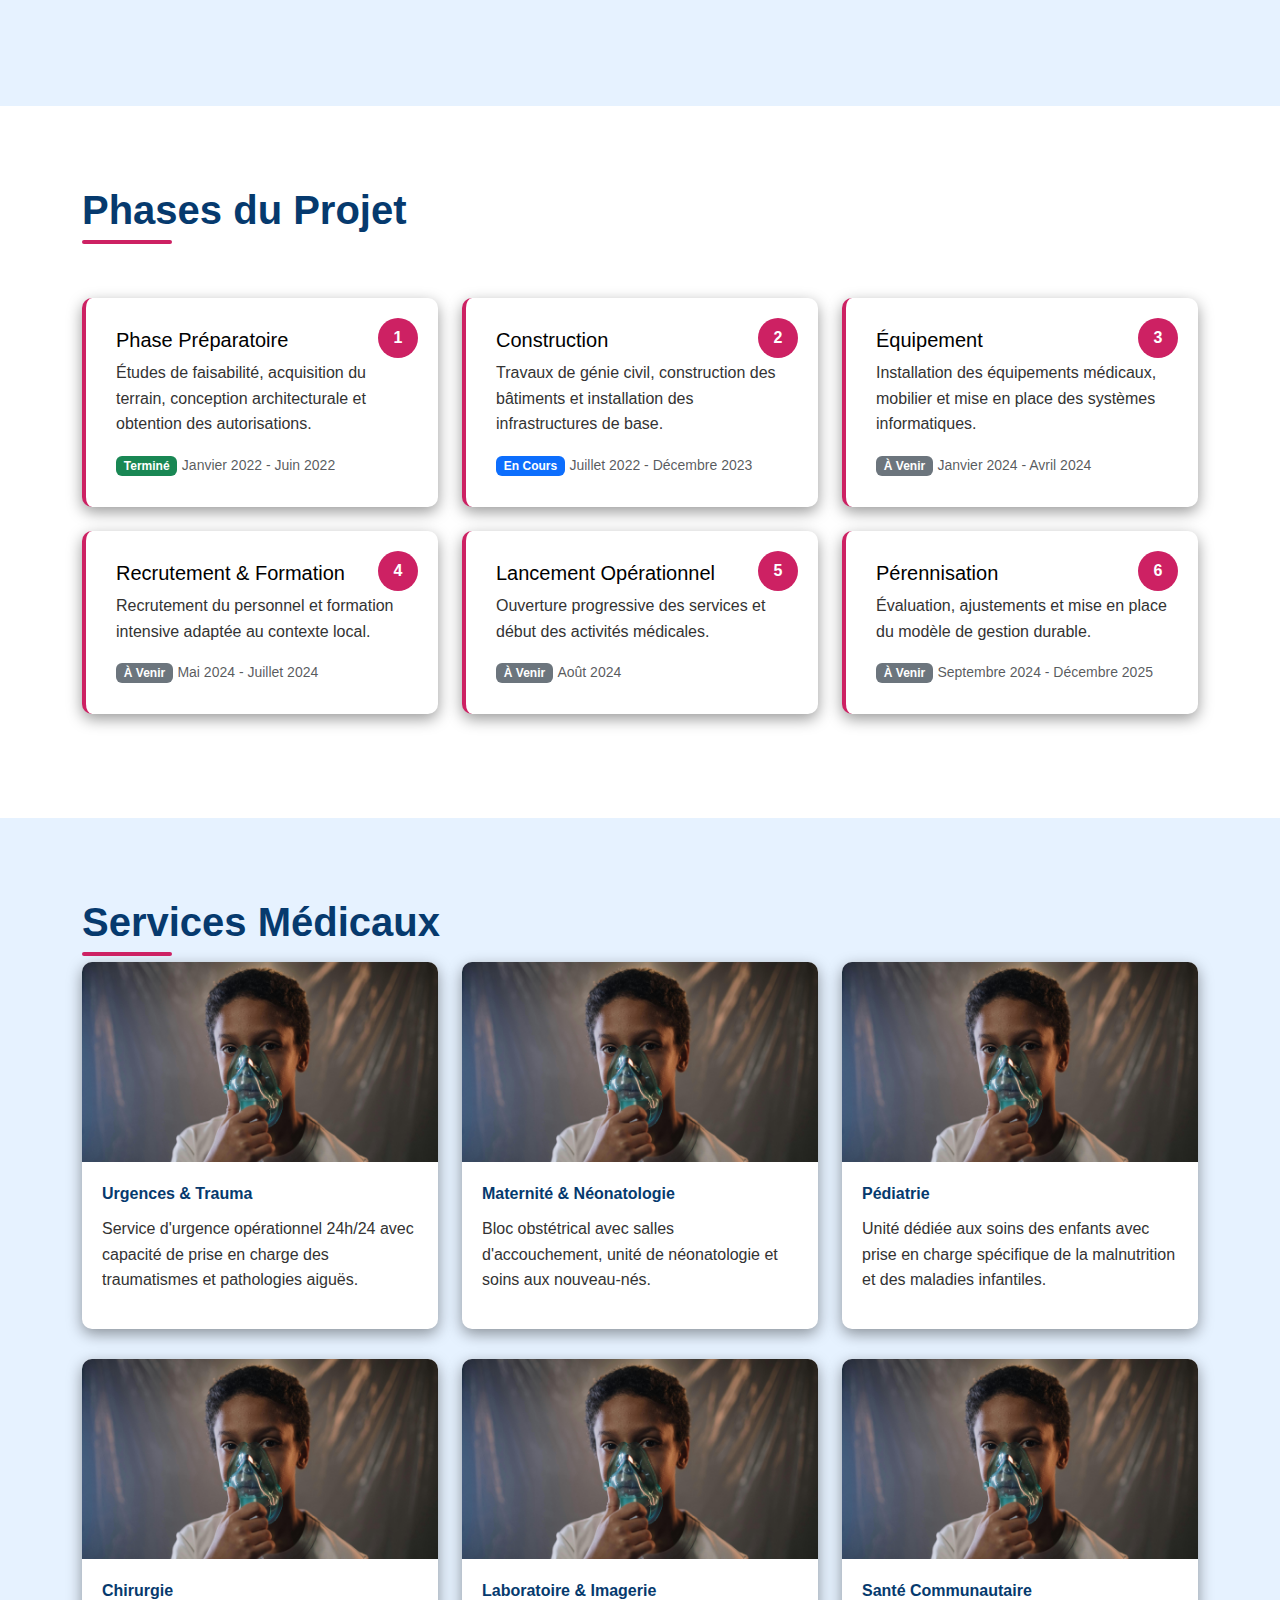
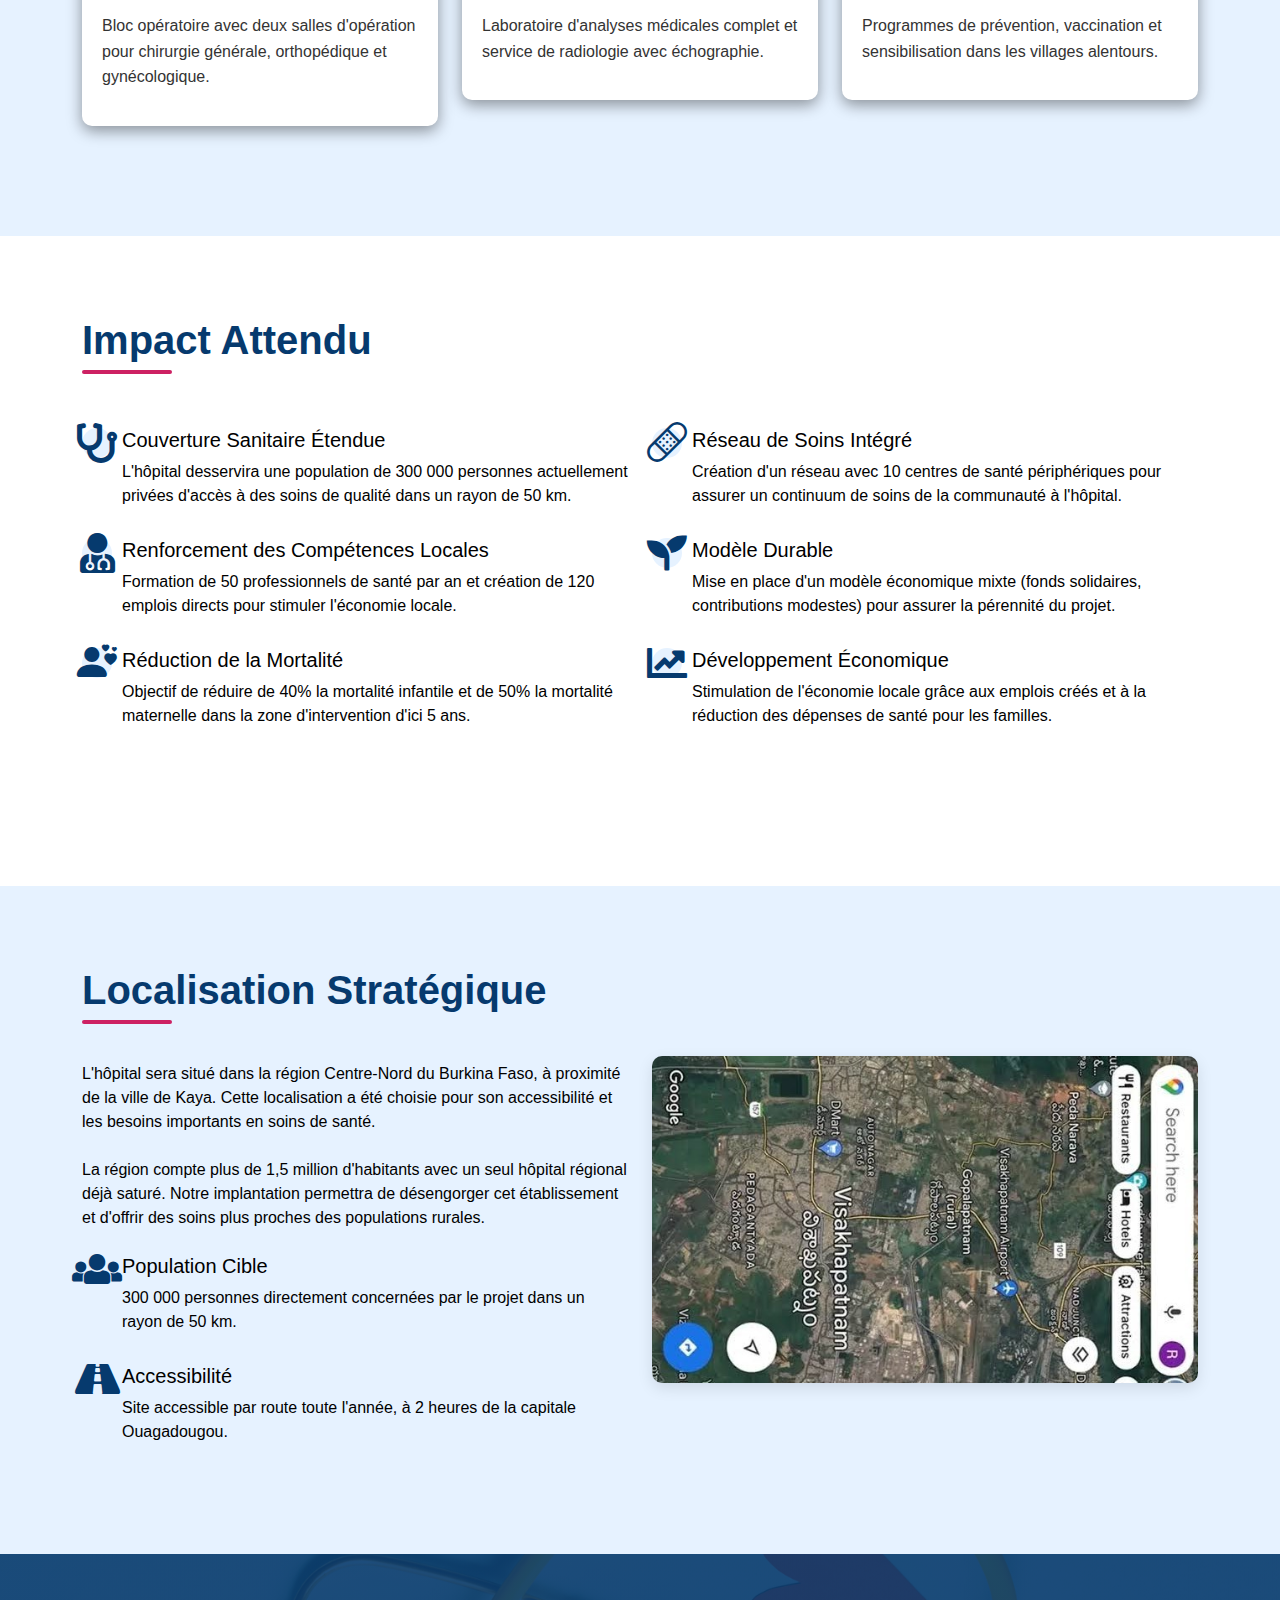
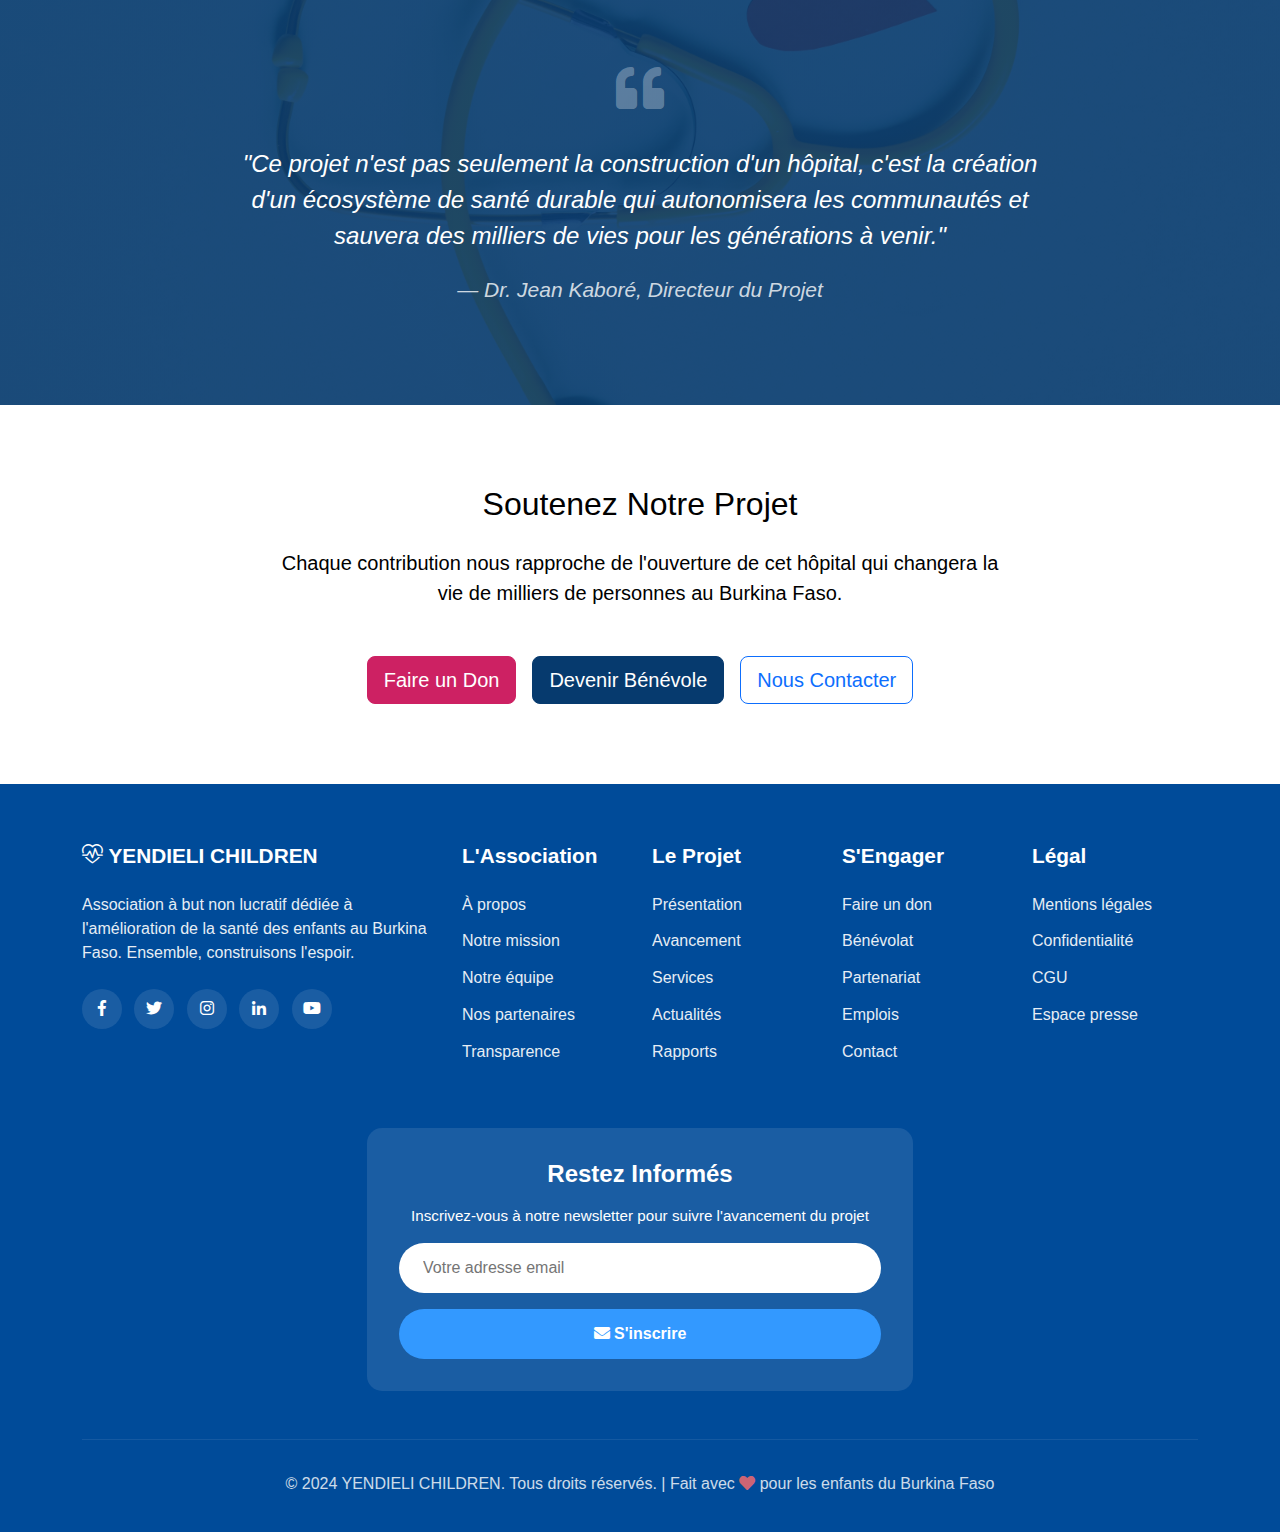
<file: pages/projet.html>
<!DOCTYPE html>
<html lang="en">
<head>
    <meta charset="UTF-8">
    <meta name="viewport" content="width=device-width, initial-scale=1.0">
    <title>YENDIELI CHILDREN - Hôpital Pédiatrique Burkina Faso</title>
    <!--  CSS -->
     <link rel="stylesheet" href="../css/bootstrap.min.css">  
    <link rel="stylesheet" href="../css/bootstrap-icons.min.css">
    <link rel="stylesheet" href="../css/all.min.css">
    <link rel="stylesheet" href="../css/owl.carousel.min.css">
    <link rel="stylesheet" href="../css/owl.theme.default.min.css">
    <link rel="stylesheet" href="../css/all.min.css">
    <link rel="stylesheet" href="../css/style.css">
</head>
<body>
    <!-- Navbar  ------------------------------------------------------------------------------------------->
    <nav class="navbar navbar-expand-lg fixed-top custom-navbar">
        <div class="container-fluid px-3">

            <!-- LOGO + NOM ENTREPRISE -->
            <a class="navbar-brand d-flex align-items-center" href="../index.html">
                <img src="../img/img45.jpg" class="logo-navbar" alt="">
                <span class="brand-text">YENDIELI CHILDREN</span>
            </a>

            <!-- TOGGLER -->
            <button class="navbar-toggler " style="color: #ff6b6b;" type="button" data-bs-toggle="collapse"
                data-bs-target="#menu">
                <i class="bi bi-list fs-1"></i>
            </button>

            <!-- MENU -->
            <div class="collapse navbar-collapse" id="menu">
                <ul class="navbar-nav ms-auto align-items-lg-center">

                    <li class="nav-item mx-2">
                        <a class="nav-link" href="../index.html">
                            <i class="bi bi-house-door"></i> Accueil
                        </a>
                    </li>

                    <li class="nav-item mx-2">
                        <a class="nav-link" href="../pages/projet.html">
                            <i class="bi bi-kanban"></i> Projets
                        </a>
                    </li>

                    <li class="nav-item mx-2">
                        <a class="nav-link" href="activite.html">
                            <i class="bi bi-lightning"></i> Activités
                        </a>
                    </li>

                    <li class="nav-item mx-2">
                        <a class="nav-link" href="rapport.html">
                            <i class="bi bi-file-earmark-bar-graph"></i> Rapports
                        </a>
                    </li>

                    <li class="nav-item mx-2">
                        <a class="nav-link" href="benevolat.html">
                            <i class="bi bi-people-heart"></i> Bénévolat
                        </a>
                    </li>

                    <li class="nav-item mx-2">
                        <a class="nav-link" href="about.html">
                            <i class="bi bi-info-circle"></i> À propos
                        </a>
                    </li>

                    <li class="nav-item mx-2">
                        <a class="nav-link" href="contact.html">
                            <i class="bi bi-telephone"></i> Contact
                        </a>
                    </li>

                    <!-- Bouton Faire un don -->
                    <li class="nav-item mx-3">
                        <a class="btn btn-don" href="donate.html">
                            <i class="bi bi-gift"></i> Faire un don
                        </a>
                    </li>

                </ul>
            </div>
        </div>
    </nav>

 <!-- Hero Section -->
    <section class="hero-project">
        <div class="container">
            <div class="row">
                <div class="col-lg-8 mx-auto">
                    <h1 class="display-4 fw-bold mb-4">Notre Projet Humanitaire</h1>
                    <p class="lead mb-4">Construction d'un hôpital moderne et accessible pour offrir des soins de santé
                        de qualité aux populations défavorisées du Burkina Faso.</p>
                    <a href="#project-details" class="btn btn-secondary-custom btn-lg">Découvrir le projet</a>
                </div>
            </div>
        </div>
    </section>

     <!-- Présentation du Projet -->
    <section id="project-details" class="section-padding">
        <div class="container">
            <div class="row align-items-center">
                <div class="col-lg-6 mb-5 mb-lg-0">
                    <h2 class="section-title text-start">Un Hôpital pour Tous</h2>
                    <p class="mb-4">Notre projet vise à construire un hôpital humanitaire de 120 lits dans la région
                        Centre-Nord du Burkina Faso, une zone où l'accès aux soins de santé est particulièrement limité.
                    </p>
                    <p class="mb-4">Cet établissement offrira des services médicaux complets allant des soins primaires
                        à la chirurgie, avec un accent particulier sur la santé maternelle et infantile, la lutte contre
                        le paludisme et la malnutrition.</p>
                    <p>L'hôpital sera équipé de technologies adaptées au contexte local et fonctionnera avec une équipe
                        mixte de professionnels internationaux et locaux, favorisant le transfert de compétences.</p>
                </div>
                <div class="col-lg-6">
                    <img src="../img/img2.jpg" alt="Rendu architectural de l'hôpital" class="img-fluid rounded shadow-lg">
                </div>
            </div>
        </div>
    </section>


     <!-- Caractéristiques Principales -->
    <section class="section-padding bg-light-custom">
        <div class="container">
            <div class="row mb-3">
                <div class="col-12">
                    <h2 class="section-title">Caractéristiques du Projet</h2>
                </div>
            </div>
            <div class="row">
                <div class="col-md-4 mb-4">
                    <div class="feature-card">
                        <div class="feature-icon">
                            <i class="bi bi-building"></i>
                        </div>
                        <h4>Infrastructure Moderne</h4>
                        <p>Bâtiment de 3 500 m² conçu selon les normes internationales, avec des espaces adaptés aux
                            besoins spécifiques de la région.</p>
                    </div>
                </div>
                <div class="col-md-4 mb-4">
                    <div class="feature-card">
                        <div class="feature-icon">
                            <i class="bi bi-sun-fill"></i>
                        </div>
                        <h4>Énergie Durable</h4>
                        <p>Système hybride panneaux solaires/groupe électrogène pour assurer une alimentation électrique
                            fiable et écologique.</p>
                    </div>
                </div>
                <div class="col-md-4 mb-4">
                    <div class="feature-card">
                        <div class="feature-icon">
                            <i class="fas fa-tint"></i>
                        </div>
                        <h4>Eau Potable</h4>
                        <p>Forage équipé d'un système de purification pour garantir un approvisionnement en eau potable
                            toute l'année.</p>
                    </div>
                </div>
            </div>
            <div class="row">
                <div class="col-md-4 mb-4">
                    <div class="feature-card">
                        <div class="feature-icon">
                            <i class="fas fa-user-md"></i>
                        </div>
                        <h4>Formation Continue</h4>
                        <p>Centre de formation intégré pour le personnel médical local et les agents de santé
                            communautaire.</p>
                    </div>
                </div>
                <div class="col-md-4 mb-4">
                    <div class="feature-card">
                        <div class="feature-icon">
                            <i class="fas fa-ambulance"></i>
                        </div>
                        <h4>Service d'Urgence</h4>
                        <p>Unité d'urgence opérationnelle 24h/24 avec ambulance pour couvrir un rayon de 50 km autour de
                            l'hôpital.</p>
                    </div>
                </div>
                <div class="col-md-4 mb-4">
                    <div class="feature-card">
                        <div class="feature-icon">
                            <i class="fas fa-heart"></i>
                        </div>
                        <h4>Soins Accessibles</h4>
                        <p>Système de soins à prix coûtant avec fonds de solidarité pour les patients les plus démunis.
                        </p>
                    </div>
                </div>
            </div>
        </div>
    </section>

     <!-- Objectifs du Projet -->
    <section class="section-padding">
        <div class="container">
            <div class="row mb-4">
                <div class="col-12">
                    <h2 class="section-title">Objectifs du Projet</h2>
                </div>
            </div>
            <div class="row">
                <div class="col-md-6 col-lg-3 mb-4">
                    <div class="goal-card">
                        <div class="goal-icon">
                            <i class="bi bi-hearts"></i>
                        </div>
                        <h5>Réduction de la Mortalité Infantile</h5>
                        <p>Diminuer de 40% la mortalité des enfants de moins de 5 ans dans la zone d'intervention.</p>
                    </div>
                </div>
                <div class="col-md-6 col-lg-3 mb-4">
                    <div class="goal-card">
                        <div class="goal-icon">
                            <i class="fas fa-female"></i>
                        </div>
                        <h5>Santé Maternelle</h5>
                        <p>Assurer des soins prénatals à 90% des femmes enceintes et réduire la mortalité maternelle de
                            50%.</p>
                    </div>
                </div>
                <div class="col-md-6 col-lg-3 mb-4">
                    <div class="goal-card">
                        <div class="goal-icon">
                            <i class="fas fa-syringe"></i>
                        </div>
                        <h5>Vaccination</h5>
                        <p>Atteindre un taux de vaccination de 95% chez les enfants de 0 à 5 ans.</p>
                    </div>
                </div>
                <div class="col-md-6 col-lg-3 mb-4">
                    <div class="goal-card">
                        <div class="goal-icon">
                            <i class="bi bi-mortarboard-fill"></i>
                        </div>
                        <h5>Formation</h5>
                        <p>Former 200 agents de santé locaux par an dans diverses spécialités médicales.</p>
                    </div>
                </div>
            </div>
        </div>
    </section>

     <!-- Progression du Projet -->
    <section class="section-padding bg-light-custom">
        <div class="container">
            <div class="row mb-5">
                <div class="col-12">
                    <h2 class="section-title">État d'Avancement</h2>
                </div>
            </div>
            <div class="row mb-5">
                <div class="col-lg-8 mx-auto">
                    <div class="project-progress-container">
                        <div class="progress-label">
                            <span>Financement global</span>
                            <span>65%</span>
                        </div>
                        <div class="progress">
                            <div class="progress-bar" role="progressbar" style="width: 65%" aria-valuenow="65"
                                aria-valuemin="0" aria-valuemax="100"></div>
                        </div>
                    </div>

                    <div class="project-progress-container">
                        <div class="progress-label">
                            <span>Construction des fondations</span>
                            <span>100%</span>
                        </div>
                        <div class="progress">
                            <div class="progress-bar" role="progressbar" style="width: 100%" aria-valuenow="100"
                                aria-valuemin="0" aria-valuemax="100"></div>
                        </div>
                    </div>

                    <div class="project-progress-container">
                        <div class="progress-label">
                            <span>Élévation des murs</span>
                            <span>75%</span>
                        </div>
                        <div class="progress">
                            <div class="progress-bar" role="progressbar" style="width: 75%" aria-valuenow="75"
                                aria-valuemin="0" aria-valuemax="100"></div>
                        </div>
                    </div>

                    <div class="project-progress-container">
                        <div class="progress-label">
                            <span>Installation des équipements</span>
                            <span>30%</span>
                        </div>
                        <div class="progress">
                            <div class="progress-bar" role="progressbar" style="width: 30%" aria-valuenow="30"
                                aria-valuemin="0" aria-valuemax="100"></div>
                        </div>
                    </div>
                </div>
            </div>
            <div class="row text-center">
                <div class="col-md-3 mb-4">
                    <div class="stats-number">65%</div>
                    <div class="stats-label">Financement Collecté</div>
                </div>
                <div class="col-md-3 mb-4">
                    <div class="stats-number">18</div>
                    <div class="stats-label">Mois de Travaux</div>
                </div>
                <div class="col-md-3 mb-4">
                    <div class="stats-number">120</div>
                    <div class="stats-label">Lits Prévisionnels</div>
                </div>
                <div class="col-md-3 mb-4">
                    <div class="stats-number">6</div>
                    <div class="stats-label">Mois Restants</div>
                </div>
            </div>
        </div>
    </section>

     <!-- Phases du Projet -->
    <section class="section-padding">
        <div class="container">
            <div class="row mb-5">
                <div class="col-12">
                    <h2 class="section-title">Phases du Projet</h2>
                </div>
            </div>
            <div class="row">
                <div class="col-md-6 col-lg-4 mb-4">
                    <div class="phase-card">
                        <div class="phase-number">1</div>
                        <h5>Phase Préparatoire</h5>
                        <p class="phase-project-text" >Études de faisabilité, acquisition du terrain, conception architecturale et obtention des
                            autorisations.</p>
                        <div class="mt-3">
                            <span class="badge bg-success">Terminé</span>
                            <small class="text-muted">Janvier 2022 - Juin 2022</small>
                        </div>
                    </div>
                </div>
                <div class="col-md-6 col-lg-4 mb-4">
                    <div class="phase-card">
                        <div class="phase-number">2</div>
                        <h5>Construction</h5>
                        <p class="phase-project-text">Travaux de génie civil, construction des bâtiments et installation des infrastructures de
                            base.</p>
                        <div class="mt-3">
                            <span class="badge bg-primary">En Cours</span>
                            <small class="text-muted">Juillet 2022 - Décembre 2023</small>
                        </div>
                    </div>
                </div>
                <div class="col-md-6 col-lg-4 mb-4">
                    <div class="phase-card">
                        <div class="phase-number">3</div>
                        <h5>Équipement</h5>
                        <p class="phase-project-text">Installation des équipements médicaux, mobilier et mise en place des systèmes informatiques.
                        </p>
                        <div class="mt-3">
                            <span class="badge bg-secondary">À Venir</span>
                            <small class="text-muted">Janvier 2024 - Avril 2024</small>
                        </div>
                    </div>
                </div>
                <div class="col-md-6 col-lg-4 mb-4">
                    <div class="phase-card">
                        <div class="phase-number">4</div>
                        <h5>Recrutement & Formation</h5>
                        <p class="phase-project-text">Recrutement du personnel et formation intensive adaptée au contexte local.</p>
                        <div class="mt-3">
                            <span class="badge bg-secondary">À Venir</span>
                            <small class="text-muted">Mai 2024 - Juillet 2024</small>
                        </div>
                    </div>
                </div>
                <div class="col-md-6 col-lg-4 mb-4">
                    <div class="phase-card">
                        <div class="phase-number">5</div>
                        <h5>Lancement Opérationnel</h5>
                        <p class="phase-project-text">Ouverture progressive des services et début des activités médicales.</p>
                        <div class="mt-3">
                            <span class="badge bg-secondary">À Venir</span>
                            <small class="text-muted">Août 2024</small>
                        </div>
                    </div>
                </div>
                <div class="col-md-6 col-lg-4 mb-4">
                    <div class="phase-card">
                        <div class="phase-number">6</div>
                        <h5>Pérennisation</h5>
                        <p class="phase-project-text">Évaluation, ajustements et mise en place du modèle de gestion durable.</p>
                        <div class="mt-3">
                            <span class="badge bg-secondary">À Venir</span>
                            <small class="text-muted">Septembre 2024 - Décembre 2025</small>
                        </div>
                    </div>
                </div>
            </div>
        </div>
    </section>

    <!-- Services Médicaux -->
    <section class="section-padding bg-light-custom">
        <div class="container">
            <div class="row">
                <div class="col-12">
                    <h2 class="section-title">Services Médicaux</h2>
                </div>
            </div>
            <div class="row">
                <div class="col-md-6 col-lg-4">
                    <div class="department-card">
                        <img src="../img/img13.jpg" alt="Urgences" class="department-img">
                        <div class="department-info">
                            <div class="department-name">Urgences & Trauma</div>
                            <p class="phase-project-text">Service d'urgence opérationnel 24h/24 avec capacité de prise en charge des traumatismes
                                et pathologies aiguës.</p>
                        </div>
                    </div>
                </div>
                <div class="col-md-6 col-lg-4">
                    <div class="department-card">
                        <img src="../img/img13.jpg" alt="Maternité" class="department-img">
                        <div class="department-info">
                            <div class="department-name">Maternité & Néonatologie</div>
                            <p class="phase-project-text">Bloc obstétrical avec salles d'accouchement, unité de néonatologie et soins aux
                                nouveau-nés.</p>
                        </div>
                    </div>
                </div>
                <div class="col-md-6 col-lg-4">
                    <div class="department-card">
                        <img src="../img/img13.jpg" alt="Pédiatrie" class="department-img">
                        <div class="department-info">
                            <div class="department-name">Pédiatrie</div>
                            <p class="phase-project-text">Unité dédiée aux soins des enfants avec prise en charge spécifique de la malnutrition et
                                des maladies infantiles.</p>
                        </div>
                    </div>
                </div>
                <div class="col-md-6 col-lg-4">
                    <div class="department-card">
                        <img src="../img/img13.jpg" alt="Chirurgie" class="department-img">
                        <div class="department-info">
                            <div class="department-name">Chirurgie</div>
                            <p class="phase-project-text">Bloc opératoire avec deux salles d'opération pour chirurgie générale, orthopédique et
                                gynécologique.</p>
                        </div>
                    </div>
                </div>
                <div class="col-md-6 col-lg-4">
                    <div class="department-card">
                        <img src="../img/img13.jpg" alt="Laboratoire" class="department-img">
                        <div class="department-info">
                            <div class="department-name">Laboratoire & Imagerie</div>
                            <p class="phase-project-text">Laboratoire d'analyses médicales complet et service de radiologie avec échographie.</p>
                        </div>
                    </div>
                </div>
                <div class="col-md-6 col-lg-4">
                    <div class="department-card">
                        <img src="../img/img13.jpg" alt="Santé communautaire" class="department-img">
                        <div class="department-info">
                            <div class="department-name">Santé Communautaire</div>
                            <p class="phase-project-text">Programmes de prévention, vaccination et sensibilisation dans les villages alentours.</p>
                        </div>
                    </div>
                </div>
            </div>
        </div>
    </section>


    <!-- Impact Attendu -->
    <section class="section-padding">
        <div class="container">
            <div class="row mb-5">
                <div class="col-12">
                    <h2 class="section-title">Impact Attendu</h2>
                </div>
            </div>
            <div class="row">
                <div class="col-lg-6 mb-5">
                    <div class="impact-item">
                        <div class="impact-icon">
                            <i class="fas fa-stethoscope"></i>
                        </div>
                        <h5>Couverture Sanitaire Étendue</h5>
                        <p>L'hôpital desservira une population de 300 000 personnes actuellement privées d'accès à des
                            soins de qualité dans un rayon de 50 km.</p>
                    </div>
                    <div class="impact-item">
                        <div class="impact-icon">
                            <i class="fas fa-user-md"></i>
                        </div>
                        <h5>Renforcement des Compétences Locales</h5>
                        <p>Formation de 50 professionnels de santé par an et création de 120 emplois directs pour
                            stimuler l'économie locale.</p>
                    </div>
                    <div class="impact-item">
                        <div class="impact-icon">
                            <i class="bi bi-person-hearts"></i>
                        </div>
                        <h5>Réduction de la Mortalité</h5>
                        <p>Objectif de réduire de 40% la mortalité infantile et de 50% la mortalité maternelle dans la
                            zone d'intervention d'ici 5 ans.</p>
                    </div>
                </div>
                <div class="col-lg-6">
                    <div class="impact-item">
                        <div class="impact-icon">
                            <i class="bi bi-bandaid"></i>
                        </div>
                        <h5>Réseau de Soins Intégré</h5>
                        <p>Création d'un réseau avec 10 centres de santé périphériques pour assurer un continuum de
                            soins de la communauté à l'hôpital.</p>
                    </div>
                    <div class="impact-item">
                        <div class="impact-icon">
                            <i class="fas fa-seedling"></i>
                        </div>
                        <h5>Modèle Durable</h5>
                        <p>Mise en place d'un modèle économique mixte (fonds solidaires, contributions modestes) pour
                            assurer la pérennité du projet.</p>
                    </div>
                    <div class="impact-item">
                        <div class="impact-icon">
                            <i class="fas fa-chart-line"></i>
                        </div>
                        <h5>Développement Économique</h5>
                        <p>Stimulation de l'économie locale grâce aux emplois créés et à la réduction des dépenses de
                            santé pour les familles.</p>
                    </div>
                </div>
            </div>
        </div>
    </section>

    <!-- Localisation -->
    <section class="section-padding bg-light-custom">
        <div class="container">
            <div class="row align-items-center">
                <div class="col-lg-6 mb-5 mb-lg-0">
                    <h2 class="section-title text-start mb-5">Localisation Stratégique</h2>
                    <p class="mb-4">L'hôpital sera situé dans la région Centre-Nord du Burkina Faso, à proximité de la
                        ville de Kaya. Cette localisation a été choisie pour son accessibilité et les besoins importants
                        en soins de santé.</p>
                    <p class="mb-4">La région compte plus de 1,5 million d'habitants avec un seul hôpital régional déjà
                        saturé. Notre implantation permettra de désengorger cet établissement et d'offrir des soins plus
                        proches des populations rurales.</p>
                    <div class="impact-item">
                        <div class="impact-icon">
                            <i class="fas fa-users"></i>
                        </div>
                        <h5>Population Cible</h5>
                        <p>300 000 personnes directement concernées par le projet dans un rayon de 50 km.</p>
                    </div>
                    <div class="impact-item">
                        <div class="impact-icon">
                            <i class="fas fa-road"></i>
                        </div>
                        <h5>Accessibilité</h5>
                        <p>Site accessible par route toute l'année, à 2 heures de la capitale Ouagadougou.</p>
                    </div>
                </div>
                <div class="col-lg-6">
                    <div class="location-map">
                        <img src="../img/img51.jpeg" alt="Carte de localisation du projet" class="img-fluid">
                    </div>
                </div>
            </div>
        </div>
    </section>

      <!-- Citation -->
    <section class="quote-section">
        <div class="container">
            <div class="row">
                <div class="col-lg-10 mx-auto">
                    <div class="quote-icon">
                        <i class="fas fa-quote-left"></i>
                    </div>
                    <blockquote class="blockquote">
                        <p>"Ce projet n'est pas seulement la construction d'un hôpital, c'est la création d'un
                            écosystème de santé durable qui autonomisera les communautés et sauvera des milliers de vies
                            pour les générations à venir."</p>
                        <footer class="blockquote-footer">Dr. Jean Kaboré, Directeur du Projet</footer>
                    </blockquote>
                </div>
            </div>
        </div>
    </section>

    <!-- Appel à l'Action -->
    <section class="section-padding">
        <div class="container">
            <div class="row">
                <div class="col-lg-8 mx-auto text-center">
                    <h2 class="mb-4">Soutenez Notre Projet</h2>
                    <p class="lead mb-5">Chaque contribution nous rapproche de l'ouverture de cet hôpital qui changera
                        la vie de milliers de personnes au Burkina Faso.</p>
                    <div class="d-flex flex-column flex-md-row justify-content-center gap-3">
                        <a href="donate.html" class="btn btn-secondary-custom btn-lg">Faire un Don</a>
                        <a href="benevolat.html" class="btn btn-primary-custom btn-lg">Devenir Bénévole</a>
                        <a href="contact.html" class="btn btn-outline-primary btn-lg">Nous Contacter</a>
                    </div>
                </div>
            </div>
        </div>
    </section>

    <!-- Footer -->
    <footer class="footer">
        <div class="container">
            <div class="row g-4">
                <div class="col-lg-4">
                    <h3 class="footer-title">
                        <i class="bi bi-heart-pulse"></i> YENDIELI CHILDREN
                    </h3>
                    <p style="opacity: 0.9; margin-bottom: 1.5rem;">
                        Association à but non lucratif dédiée à l'amélioration de la santé des enfants au Burkina Faso.
                        Ensemble, construisons l'espoir.
                    </p>
                    <div class="social-links">
                        <a href="#"><i class="fab fa-facebook-f"></i></a>
                        <a href="#"><i class="fab fa-twitter"></i></a>
                        <a href="#"><i class="fab fa-instagram"></i></a>
                        <a href="#"><i class="fab fa-linkedin-in"></i></a>
                        <a href="#"><i class="fab fa-youtube"></i></a>
                    </div>
                </div>

                <div class="col-lg-2 col-md-4 col-6">
                    <h4 class="footer-title">L'Association</h4>
                    <ul class="footer-links">
                        <li><a href="#">À propos</a></li>
                        <li><a href="#">Notre mission</a></li>
                        <li><a href="#">Notre équipe</a></li>
                        <li><a href="#">Nos partenaires</a></li>
                        <li><a href="#">Transparence</a></li>
                    </ul>
                </div>

                <div class="col-lg-2 col-md-4 col-6">
                    <h4 class="footer-title">Le Projet</h4>
                    <ul class="footer-links">
                        <li><a href="#">Présentation</a></li>
                        <li><a href="#">Avancement</a></li>
                        <li><a href="#">Services</a></li>
                        <li><a href="#">Actualités</a></li>
                        <li><a href="#">Rapports</a></li>
                    </ul>
                </div>

                <div class="col-lg-2 col-md-4 col-6">
                    <h4 class="footer-title">S'Engager</h4>
                    <ul class="footer-links">
                        <li><a href="#don">Faire un don</a></li>
                        <li><a href="#">Bénévolat</a></li>
                        <li><a href="#">Partenariat</a></li>
                        <li><a href="#">Emplois</a></li>
                        <li><a href="#">Contact</a></li>
                    </ul>
                </div>

                <div class="col-lg-2 col-md-4 col-6">
                    <h4 class="footer-title">Légal</h4>
                    <ul class="footer-links">
                        <li><a href="#">Mentions légales</a></li>
                        <li><a href="#">Confidentialité</a></li>
                        <li><a href="#">CGU</a></li>
                        <li><a href="#">Espace presse</a></li>
                    </ul>
                </div>
            </div>

            <div class="row mt-5">
                <div class="col-lg-6 mx-auto">
                    <div class="newsletter-box">
                        <h4 class="text-center mb-3" style="font-weight: 600;">Restez Informés</h4>
                        <p class="text-center mb-3" style="font-size: 0.95rem;">Inscrivez-vous à notre newsletter pour
                            suivre l'avancement du projet</p>
                        <form>
                            <input type="email" class="newsletter-input" placeholder="Votre adresse email" required>
                            <button type="submit" class="newsletter-btn">
                                <i class="fas fa-envelope"></i> S'inscrire
                            </button>
                        </form>
                    </div>
                </div>
            </div>

            <div class="footer-bottom">
                <p>&copy; 2024 YENDIELI CHILDREN. Tous droits réservés. | Fait avec <i class="fas fa-heart"
                        style="color: #ff6b6b;"></i> pour les enfants du Burkina Faso</p>
            </div>
        </div>
    </footer>

    <!-- Floating Donate Button -->
    <a href="#don" class="btn btn-donate-nav"
        style="position: fixed; bottom: 30px; right: 30px; z-index: 1000; padding: 1rem 1.5rem; box-shadow: 0 5px 25px rgba(0,102,204,0.4);">
        <i class="fas fa-heart"></i> Faire un Don
    </a>


    
    <script src="../js/bootstrap.bundle.min.js"></script>
    <script src="../js/main.js"></script>
    <script src="../js/owl.carousel.min.js"></script>
    <script src="../js/aos.js"></script>
    <script src="../js/jquery.min.js"></script>
    <script src="../js/script.js"></script>
    <script>
        // Navbar scroll effect
        window.addEventListener('scroll', function () {
            const navbar = document.querySelector('.navbar');
            if (window.scrollY > 50) {
                navbar.style.boxShadow = '0 5px 20px rgba(0,0,0,0.15)';
            } else {
                navbar.style.boxShadow = '0 2px 10px rgba(0,0,0,0.1)';
            }
        });

        // Smooth scroll for navigation links
        document.querySelectorAll('a[href^="#"]').forEach(anchor => {
            anchor.addEventListener('click', function (e) {
                e.preventDefault();
                const target = document.querySelector(this.getAttribute('href'));
                if (target) {
                    const offsetTop = target.offsetTop - 80;
                    window.scrollTo({
                        top: offsetTop,
                        behavior: 'smooth'
                    });
                }
            });
        });

        // Progress bar animation
        window.addEventListener('load', function () {
            const progressFill = document.querySelector('.progress-fill');
            if (progressFill) {
                setTimeout(() => {
                    progressFill.style.width = '25%';
                }, 500);
            }
        });

        // Intersection Observer for fade-in animations
        const observerOptions = {
            threshold: 0.1,
            rootMargin: '0px 0px -50px 0px'
        };

        const observer = new IntersectionObserver(function (entries) {
            entries.forEach(entry => {
                if (entry.isIntersecting) {
                    entry.target.style.opacity = '1';
                    entry.target.style.transform = 'translateY(0)';
                }
            });
        }, observerOptions);

        document.querySelectorAll('.mission-card, .news-card, .stat-card').forEach(el => {
            el.style.opacity = '0';
            el.style.transform = 'translateY(30px)';
            el.style.transition = 'all 0.6s ease';
            observer.observe(el);
        });

        // Close navbar on mobile after clicking link
        document.querySelectorAll('.nav-link').forEach(link => {
            link.addEventListener('click', function () {
                const navbarToggler = document.querySelector('.navbar-toggler');
                const navbarCollapse = document.querySelector('.navbar-collapse');
                if (window.innerWidth < 992 && navbarCollapse.classList.contains('show')) {
                    navbarToggler.click();
                }
            });
        });
    </script>


    <script>
        AOS.init();
    </script>


    <script>
        var loader = document.getElementById("preloader");
        window.addEventListener("load", function () {
            loader.style.display = "none";
        })
    </script>

    <script>
        let up = document.querySelector('.up');
        window.onscroll = function () {
            up.classList.toggle('show', window.scrollY >= 1000);
        }
        up.onclick = function () {
            window.scrollTo({ behavior: 'smooth', top: 0 });
        }
    </script>


    <script>
        // Changement du background en scroll
        const navbar = document.querySelector('.custom-navbar');
        const nav_link = document.querySelectorAll('.nav-link');
        window.addEventListener('scroll', () => {
            if (window.pageYOffset > 100) {
                navbar.classList.add('navbar-scrolled');
                nav_link.forEach(element => {
                    element.style.color = "rgb(224, 167, 179)";
                });
            } else {
                navbar.classList.remove('navbar-scrolled');
                nav_link.forEach(element => {
                    element.style.color = "rgb(34, 1, 8)";
                });
            }
        });
    </script>

<script>
        $(document).ready(function() {
            // Gestion de la sélection des options de don
            $('.donation-option').click(function() {
                $('.donation-option').removeClass('selected');
                $('.donation-option button').removeClass('btn-primary-custom').addClass('btn-outline-primary-custom').text('Sélectionner');
                
                $(this).addClass('selected');
                $(this).find('button').removeClass('btn-outline-primary-custom').addClass('btn-primary-custom').text('Sélectionné');
                
                // Si ce n'est pas un montant personnalisé, on remplit le champ
                if ($(this).data('amount') !== 'custom' && $(this).data('amount') !== 'monthly') {
                    $('#customAmount').val($(this).data('amount'));
                }
                
                // Si c'est un don mensuel, on coche la case
                if ($(this).data('amount') === 'monthly') {
                    $('#monthlyDonation').prop('checked', true);
                    $('#customAmount').val('25');
                }
            });
            
            // Gestion du formulaire de don
            $('#donationForm').submit(function(e) {
                e.preventDefault();
                
                // Validation basique
                const amount = $('#customAmount').val();
                if (!amount || amount < 1) {
                    alert('Veuillez saisir un montant valide.');
                    return;
                }
                
                // Simulation d'envoi du formulaire
                alert(`Merci pour votre don de ${amount}€ ! Vous allez être redirigé vers la page de paiement.`);
                // Ici, vous redirigeriez vers le système de paiement
            });
        });
    </script>


</body>
</html>
</file>
<file: css/style.css>
body {
      font-family: 'Poppins', sans-serif;
      color: var(--dark-text);
      overflow-x: auto;
  }

  :root {
      --primary-blue: #063a6e;
      --secondary-blue: #004B99;
      --secondary-color: #cd2163;
      --purple: #cd2163;
      --light-blue: #E6F2FF;
      --accent-blue: #3399FF;
      --dark-text: #000000;
      --light-text: #252222;
      --white: #ffffff;
  }

  * {
      margin: 0;
      padding: 0;
      box-sizing: border-box;
  }

  a {
      text-decoration: none;
  }

  .blank-space {
      width: 100%;
      height: 40px;
  }

  @keyframes shadow-text-move {
      25% {
          text-shadow: 10px 15px 15px rgb(214, 10, 51);
      }
  }

  .custom-navbar {
      transition: background-color .4s, box-shadow .4s;
      backdrop-filter: blur(5px);
      padding: 12px 0;
  }

  /* NAVBAR ON SCROLL */
  .navbar-scrolled {
      background-color: #09092e !important;
      /* bleu nuit */
      box-shadow: 0 4px 12px rgba(0, 0, 0, 0.15);
  }


  .navbar-navt:before {
      content: "";
      position: absolute;
      width: 100%;
      height: 100%;
      background-color: rgba(33, 31, 31, 0.5);

  }

  /* NAV LINKS */
  .navbar-nav .nav-link {
      color: rgb(40, 1, 11);
      font-weight: 700;
      position: relative;
      transition: color .3s ease;
  }


  /* Hover effect moderne : ligne animée sous le lien */
  .navbar-nav .nav-link::after {
      content: "";
      position: absolute;
      width: 0%;
      left: 50%;
      bottom: -4px;
      height: 2px;
      background: #00bfff;
      transition: .3s;
      transform: translateX(-50%);
  }

  .navbar-nav .nav-link:hover::after {
      width: 60%;
  }

  .navbar-nav .nav-link:hover {
      color: #00bfff;
  }

  /* BTN DON */
  .btn-don {
      background: #00bfff;
      color: #031634;
      font-weight: 600;
      padding: 8px 18px;
      border-radius: 30px;
      transition: .3s;
  }

  .btn-don:hover {
      background: #fff;
      color: #031634;
  }

  /* LOGO + NOM */
  .brand-text {
      font-size: 1.2rem;
      font-weight: 700;
      color: rgb(210, 53, 53);
      margin-left: 8px;
  }

  .logo-navbar {
      width: 40px;
      height: 40px;
      border-radius: 15px;
  }

  @keyframes fadeInUp {
      from {
          opacity: 0;
          transform: translateY(30px);
      }

      to {
          opacity: 1;
          transform: translateY(0);
      }
  }

  /* Hero Section ********************************************************/
  #hero {
      background-image: url(../img/img21.jpg);
      margin-top: 0;
      width: 100%;
      height: 100vh;
      display: flex;
      align-items: center;
      text-align: center;
      background-size: cover;
      object-fit: cover;
      background-position: top center;
      position: relative;
      z-index: 1;
  }


  .mainHeading__content {
      width: 100%;
      min-height: 600px;
      left: 50%;
      transform: translateX(-50%);
      display: flex;
      justify-content: space-between;
      align-items: center;
      position: relative;
  }

  .img-header {
      margin-top: 5px;
      border-radius: 1.5rem;
      width: 100px;
      height: 100px;
  }

  @media screen and (max-width: 799px) {
      .mainHeading__content {
          min-height: 500px;
      }
  }

  .mainHeading__text {
      z-index: 1;
      color: #020a1c;
      border: 1px solid var(--purple);
      background-color: rgba(193, 219, 208, 0.2);
      padding: 10px;
      max-width: 520px;
      width: 60%;
      margin-top: 350px;
      margin-left: 100px;
      backdrop-filter: blur(1px);
      animation: text 0.8s 0.6s ease backwards;
      position: relative;
      margin-bottom: 30px;
  }

  .mainHeading__text:before {
      content: "";
      position: absolute;
      width: 10px;
      height: 100%;
      background-color: rgba(255, 255, 255, 0.5);
      top: 0;
      left: 0;
      animation: line 0.8s 0.6s ease backwards;
  }

  @keyframes line {
      0% {
          right: 0;
          width: 100%;
          opacity: 0;
      }
  }

  @media screen and (max-width: 799px) {
      .mainHeading__text {
          padding: 20px;
          margin: -150px 0 60px 0;
          z-index: 1;
          color: #020a1c;
          border: 1px solid var(--purple);
          background-color: rgba(193, 219, 208, 0.2);
          max-width: 520px;
          width: 80%;
          backdrop-filter: blur(0px);
          animation: text 0.8s 0.6s ease backwards;

      }

  }

  @keyframes text {
      0% {
          opacity: 0;
          transform: translateX(200px);
      }
  }

  .mainHeading__preTitle {
      text-transform: uppercase;
      font-weight: 600;
      letter-spacing: 2px;
      margin-bottom: 16px;
      color: #ffffff;
  }

  .mainHeading__title {
      text-transform: uppercase;
      font-weight: 600;
      letter-spacing: 2px;
      margin-bottom: 24px;
      font-size: 4rem;
      color: #01020d;
      text-shadow: 8px 4px 11px rgb(35, 33, 33);
  }

  .mainHeading__title2 {
      text-transform: uppercase;
      font-weight: 900;
      letter-spacing: 2px;
      margin-bottom: 24px;
      font-size: 2rem;
      color: #030938;
      text-shadow: 8px 4px 11px rgb(231, 85, 85);
  }

  .cta {
      border-radius: 2.5rem;
      font-size: 1rem;
      padding: 14px 25px;
      color: rgb(65, 3, 19);
      background-color: transparent;
      border: 3px solid rgb(49, 58, 77);
      font-family: "Raleway", sans-serif;
      text-transform: uppercase;
      letter-spacing: 2px;
      font-weight: 700;
      margin-top: 25px;
      cursor: pointer;
      box-shadow: inset 0px 0px 0px rgba(166, 170, 179, 0.2);
      transition: all 0.4s ease;
      text-shadow: 8px 4px 11px rgb(35, 33, 33);
  }

  .cta:hover {
      border: 1px solid rgb(49, 3, 12);
      box-shadow: inset 0px -80px 0px rgba(110, 141, 207, 0.4);
      transform: translateY(-5px);
      color: rgb(23, 1, 6);
  }

  @media screen and (max-width: 799px) {
      .mainHeading__title {
          margin-bottom: 16px;
          font-size: 28px;
      }
  }

  .mainHeading__description {
      letter-spacing: 0.5px;
      font-size: 16px;
      line-height: 26px;
  }

  @media screen and (max-width: 799px) {
      .mainHeading__description {
          font-size: 14px;
      }
  }

  .mainHeading__image {
      border-radius: 0.5rem;
      right: 0;
      max-width: 1100px;
      width: 60%;
      height: 510px;
      transform: translatey(110px);
      position: absolute;
      overflow: hidden;
      animation: image 0.6s 0.2s ease backwards;
  }

  @media screen and (max-width: 799px) {
      .img-header {
          margin-top: 5px;
          border-radius: 1.5rem;
          width: 70px;
          height: 70px;
      }

      .cta {
          border-radius: 1.5rem;
          font-size: 1.8rem;
          padding: 11px 19px;
          color: #4c0617;
          background-color: transparent;
          border: 1px solid #370410;
          font-family: "Raleway", sans-serif;
          text-transform: uppercase;
          letter-spacing: 2px;
          font-weight: 900;
          margin-top: 25px;
          cursor: pointer;
          box-shadow: inset 0px 0px 0px rgba(166, 170, 179, 0.2);
          transition: all 0.4s ease;
          text-shadow: 8px 4px 11px rgb(35, 33, 33);
      }

  }

  @media screen and (max-width: 799px) {
      .mainHeading__image {
          height: 300px;
          width: 85%;
          transform: translatey(265px);
      }
  }

  @keyframes image {
      0% {
          opacity: 0;
          transform: translatey(200px);
      }
  }

  .mainHeading__image:before,
  .mainHeading__image:after {
      content: "";
      position: absolute;
      width: 100%;
      height: 0%;
      top: 100%;
      background-image: linear-gradient(to top, #020a13 0%, #06101b 100%);
      opacity: 1;
      left: 0;
  }

  .mainHeading__image:before {
      animation: imageBefore 1s 0.2s ease backwards;
  }

  @keyframes imageBefore {
      0% {
          height: 100%;
          top: 0;
      }
  }

  .mainHeading__image:after {

      height: 100%;
      top: 0;
      opacity: 0.2;
  }

  .mainHeading__image img {
      width: 100%;
      height: 100%;
  }


  .img-header2 {
      margin-top: 5px;
      border-radius: 1.5rem;
      width: 160px;
      height: 130px;
  }

  .cta2 {
      border-radius: 2.5rem;
      font-size: 1.5rem;
      padding: 14px 25px;
      color: rgb(103, 8, 55);
      background-color: transparent;
      border: 1px solid rgba(161, 172, 196);
      font-family: "Raleway", sans-serif;
      text-transform: uppercase;
      letter-spacing: 2px;
      font-weight: 900;
      margin-top: 25px;
      cursor: pointer;
      box-shadow: inset 0px 0px 0px rgba(166, 170, 179, 0.2);
      transition: all 0.4s ease;
      text-shadow: 8px 4px 11px rgb(35, 33, 33);
      margin-bottom: 15px;
  }

  .cta2:hover {
      border: 1px solid rgba(99, 116, 152);
      box-shadow: inset 0px -80px 0px rgba(99, 116, 152, 0.4);
      transform: translateY(-5px);
      color: rgb(94, 6, 25);
  }


  @media screen and (max-width: 799px) {
      .cta {
          margin-top: 16px;
      }
  }


  /* End Hero Section ********************************************************/



  /* Section 1  */

  .section1-1 {
      background: #e2e2ed;
      box-shadow: 0px 2px 5px 5px rgb(112, 112, 115);
      width: 98%;
      height: auto;
      margin-left: 10px;
      margin-right: 10px;
      font-weight: 100;
      font-size: medium;
      border-radius: 15px;
  }

  @media screen and (max-width: 799px) {
      .section1-1 {
          background: #ffffff;
          box-shadow: 0px 2px 5px 5px rgb(193, 185, 222);
          max-width: 100%;
          margin-left: 0;
          height: auto;
          font-weight: 100;
          font-size: medium;
          border-radius: 15px;
      }
  }

  .title1 {
      display: inline-block;
      padding: 5px 15px;
      color: rgb(0, 0, 0);
      font-size: 1.5rem;
      text-shadow: 2px 1px 4px black;
      letter-spacing: 0.1rem;
      transition: 0.3s ease;
      transition-property: background-color, color;
  }

  .title2 {
      display: inline-block;
      padding: 5px 15px;
      color: rgb(203, 8, 18);
      font-size: 2rem;
      text-shadow: 2px 1px 4px black;
      letter-spacing: 0.1rem;
      transition: 0.3s ease;
      transition-property: background-color, color;
      animation: shadow-text-move 2s infinite;
  }

  .justifier1 {
      color: rgb(0, 0, 0);
      font-family: Arial, Helvetica, sans-serif;
      text-align: justify;
  }

  /* End Section 1 */


  .btn-primary-custom2 {
      background: var(--white);
      color: var(--primary-blue);
      padding: 1rem 2.5rem;
      border-radius: 50px;
      font-weight: 600;
      font-size: 1.1rem;
      border: none;
      transition: all 0.3s ease;
      margin: 0.5rem;
  }

  .btn-primary-custom2:hover {
      transform: translateY(-3px);
      box-shadow: 0 10px 25px rgba(0, 0, 0, 0.2);
  }

  .btn-secondary-custom2 {
      background: transparent;
      color: var(--white);
      padding: 1rem 2.5rem;
      border-radius: 50px;
      font-weight: 600;
      font-size: 1.1rem;
      border: 2px solid var(--white);
      transition: all 0.3s ease;
      margin: 0.5rem;
  }

  .btn-secondary-custom2:hover {
      background: var(--white);
      color: var(--primary-blue);
  }

  /* Stats Section */
  .stats-section {
      background: var(--light-blue);
      padding: 60px 0;
      margin-top: -50px;
      position: relative;
      z-index: 3;
  }

  .stat-card {
      text-align: center;
      height: 200px;
      padding: 2rem;
      background: var(--white);
      border-radius: 15px;
      box-shadow: 0 5px 20px rgba(0, 0, 0, 0.1);
      transition: transform 0.3s ease;
  }

  .stat-card:hover {
      transform: translateY(-10px);
  }

  .stat-number {
      font-size: 3rem;
      font-weight: 700;
      color: var(--primary-blue);
      margin-bottom: 0.5rem;
  }

  .stat-label {
      font-size: 1rem;
      color: var(--light-text);
      font-weight: 500;
  }

  /* Section Styles */
  .section {
      padding: 80px 0;
  }

  .section-title {
      font-size: 2.5rem;
      font-weight: 700;
      color: var(--primary-blue);
      margin-bottom: 1rem;
      position: relative;
      display: inline-block;
  }

  .section-title::after {
      content: '';
      position: absolute;
      bottom: -10px;
      left: 0;
      width: 90px;
      height: 4px;
      background: var(--purple);
      border-radius: 2px;
  }

.section-title.text-start:after {
            margin: 15px 0 0;
        }

  .section-subtitle {
      font-size: 1.2rem;
      color: var(--light-text);
      margin-bottom: 3rem;
  }


  /* First Gallery */

  .project {
      position: relative;
      overflow: hidden;
      z-index: 2;
  }

  .project h6 {
      font-weight: 400;
  }

  .project h6::before {
      content: "";
      height: 2px;
      width: 30px;
      display: inline-block;
      background: var(--primary-blue);
      vertical-align: middle;
      margin-right: 10px;
  }

  .project .overlay {
      width: 100%;
      height: 200px;
      position: absolute;
      bottom: 0;
      left: 0;
      background: linear-gradient(180deg, rgba(255, 76, 41, 0) 0%, var(--primary-blue) 100%);
  }

  .project .content {
      position: absolute;
      left: 10%;
      bottom: 10%
  }

  .project h1,
  .project h5 {
      color: #ffffff;
  }

  /*  Section Project: Bloc-Text */

  .small-gallery {
      width: 350px;
      height: 300px;

  }

  .small-gallery img {
      box-shadow: 0 8px 32px 0 rgb(1, 1, 1);
      border-radius: 20px;
      background-size: cover;
      object-fit: cover;
  }

  .my-gallery {
      margin: 0;
      font-family: sans-serif;
      display: flex;
      justify-content: center;
      align-items: center;
  }

  .my-gallery-content {
      display: flex;
      justify-content: center;
      align-items: center;
      margin-left: 14vmin;
      margin-right: 14vmin;
      overflow: hidden;
      transform: skew(5deg);
  }

  .my-gallery-content .card2 {
      flex: 1;
      transition: all 1s ease-in-out;
      height: 70vmin;
      position: relative;
  }

  .my-gallery-content .card2 .card__head {
      color: rgb(255, 255, 255);
      background: #831010;
      ;
      padding: 0.5em;
      transform: rotate(-90deg);
      transform-origin: 0% 0%;
      transition: all 0.5s ease-in-out;
      min-width: 100%;
      text-align: center;
      position: absolute;
      bottom: 0;
      left: 0;
      font-size: 1em;
      white-space: nowrap;
  }

  .my-gallery-content .card2:hover {
      flex-grow: 10;
  }

  .my-gallery-content .card2:hover img {
      filter: grayscale(0);
  }

  .my-gallery-content .card2:hover .card__head {
      text-align: center;
      top: calc(100% - 2em);
      color: white;
      background: rgba(0, 0, 0, 0.5);
      font-size: 2em;
      transform: rotate(0deg) skew(-5deg);
  }

  .my-gallery-content .card2 img {
      width: 100%;
      height: 100%;
      object-fit: cover;
      transition: all 1s ease-in-out;
      filter: grayscale(100%);
  }

  .my-gallery-content .card2:not(:nth-child(5)) {
      margin-right: 1em;
  }


  .vital-bloc-text {
      border-radius: 20px;
      background: #c9e3ec;
      box-shadow: 0 8px 32px 0 rgb(196, 190, 190);
      padding: 18px 18px 18px 18px;
      margin-bottom: 8px;
      box-shadow: 0 5px 30px rgba(0, 0, 0, 0.4)
  }

  /* Mission Section */
  .mission-card {
      background: #d3d8ee;
      padding: 2.5rem;
      border-radius: 20px;
      box-shadow: 0 5px 30px rgba(0, 0, 0, 0.3);
      height: 100%;
      transition: all 0.3s ease;
      border-left: 5px solid var(--primary-blue);
  }

  .mission-card:hover {
      transform: translateY(-5px);
      box-shadow: 0 10px 40px rgba(0, 102, 204, 0.4);
  }

  .mission-icon {
      font-size: 3rem;
      color: var(--primary-blue);
      margin-bottom: 1.5rem;
  }

  .mission-title {
      font-size: 1.5rem;
      font-weight: 600;
      color: var(--dark-text);
      margin-bottom: 1rem;
  }

  .mission-text {
      color: var(--light-text);
      line-height: 1.8;
  }

  /* Project Section */
  .project-section {
      background: linear-gradient(135deg, var(--light-blue) 0%, var(--white) 100%);
  }

  .project-feature {
      padding: 1.5rem;
      background: var(--white);
      border-radius: 15px;
      margin-bottom: 1.5rem;
      box-shadow: 0 3px 15px rgba(0, 0, 0, 0.08);
      transition: all 0.3s ease;
  }

  .project-feature:hover {
      transform: translateX(10px);
      box-shadow: 0 5px 20px rgba(0, 102, 204, 0.15);
  }

  .project-feature i {
      font-size: 2rem;
      color: var(--primary-blue);
      margin-right: 1rem;
  }

  /* Progress Bar */

.bg-light-custom {
    background-color: var(--light-blue);
}

  .progress-container {
      background: var(--white);
      padding: 3rem;
      border-radius: 20px;
      box-shadow: 0 5px 30px rgba(0, 0, 0, 0.1);
  }

   .project-progress-container {
      margin-bottom: 30px;
  }

  .progress-bar-custom {
      height: 30px;
      border-radius: 15px;
      background: var(--light-blue);
      overflow: hidden;
      margin: 2rem 0;
  }

  .progress-fill {
      height: 100%;
      background: linear-gradient(90deg, var(--primary-blue), var(--accent-blue));
      border-radius: 15px;
      display: flex;
      align-items: center;
      justify-content: flex-end;
      padding-right: 1rem;
      color: var(--white);
      font-weight: 600;
      transition: width 2s ease;
  }

  /* Donate Price Card */

  .donate-card {
      background: rgba(255, 255, 255, 0.1);
      padding: 1.5rem;
      border-radius: 15px;
  }

  .donate-card-price {
      font-size: 2rem;
      font-weight: 700;
  }

  .donate-card-service {
      font-size: 0.9rem;
  }

  /* CTA Section */
  .cta-section {
      background: linear-gradient(135deg, var(--primary-blue) 0%, var(--purple) 100%);
      color: var(--white);
      padding: 80px 0;
      position: relative;
      overflow: hidden;
  }

  .cta-section::before {
      content: '';
      position: absolute;
      top: -50%;
      right: -10%;
      width: 500px;
      height: 500px;
      background: rgba(255, 255, 255, 0.1);
      border-radius: 50%;
  }

  .cta-title {
      font-size: 2.5rem;
      font-weight: 700;
      margin-bottom: 1rem;
  }

  /* News Section */
  .news-card {
      background: var(--white);
      border-radius: 15px;
      overflow: hidden;
      box-shadow: 0 5px 20px rgba(0, 0, 0, 0.1);
      transition: all 0.3s ease;
      height: 100%;
  }

  .news-card:hover {
      transform: translateY(-10px);
      box-shadow: 0 10px 30px rgba(0, 0, 0, 0.15);
  }

  .news-image {
      width: 100%;
      height: 200px;
      background: linear-gradient(135deg, var(--primary-blue), var(--accent-blue));
      display: flex;
      align-items: center;
      justify-content: center;
      color: var(--white);
      font-size: 3rem;
  }

  .news-content {
      padding: 1.5rem;
  }

  .news-date {
      color: var(--primary-blue);
      font-size: 0.9rem;
      font-weight: 600;
      margin-bottom: 0.5rem;
  }

  .news-title {
      font-size: 1.3rem;
      font-weight: 600;
      color: var(--dark-text);
      margin-bottom: 1rem;
  }

  .news-excerpt {
      color: var(--light-text);
      margin-bottom: 1rem;
  }

  .read-more {
      color: var(--primary-blue);
      font-weight: 600;
      text-decoration: none;
      transition: all 0.3s ease;
  }

  .read-more:hover {
      color: var(--purple);
  }

  /* Footer */
  .footer {
      background: var(--secondary-blue);
      color: var(--white);
      padding: 60px 0 20px;
  }

  .footer-title {
      font-size: 1.3rem;
      font-weight: 600;
      margin-bottom: 1.5rem;
  }

  .footer-links {
      list-style: none;
      padding: 0;
  }

  .footer-links li {
      margin-bottom: 0.8rem;
  }

  .footer-links a {
      color: var(--white);
      text-decoration: none;
      opacity: 0.9;
      transition: all 0.3s ease;
  }

  .footer-links a:hover {
      opacity: 1;
      padding-left: 5px;
  }

  .social-links a {
      display: inline-block;
      width: 40px;
      height: 40px;
      background: rgba(255, 255, 255, 0.1);
      border-radius: 50%;
      text-align: center;
      line-height: 40px;
      margin-right: 0.5rem;
      color: var(--white);
      transition: all 0.3s ease;
  }

  .social-links a:hover {
      background: var(--white);
      color: var(--primary-blue);
      transform: translateY(-3px);
  }

  .footer-bottom {
      border-top: 1px solid rgba(255, 255, 255, 0.1);
      margin-top: 3rem;
      padding-top: 2rem;
      text-align: center;
      opacity: 0.8;
  }

  /* Newsletter */
  .newsletter-box {
      background: rgba(255, 255, 255, 0.1);
      padding: 2rem;
      border-radius: 15px;
  }

  .newsletter-input {
      background: var(--white);
      border: none;
      padding: 0.8rem 1.5rem;
      border-radius: 50px;
      width: 100%;
      margin-bottom: 1rem;
  }

  .newsletter-btn {
      background: var(--accent-blue);
      color: var(--white);
      border: none;
      padding: 0.8rem 2rem;
      border-radius: 50px;
      font-weight: 600;
      width: 100%;
      transition: all 0.3s ease;
  }

  .newsletter-btn:hover {
      background: var(--primary-blue);
      transform: translateY(-2px);
  }

  /* Responsive */
  @media (max-width: 768px) {
      .hero-title {
          font-size: 2rem;
      }

      .hero-subtitle {
          font-size: 1.2rem;
      }

      .section-title {
          font-size: 2rem;
      }

      .stat-number {
          font-size: 2rem;
      }
  }

  /* Smooth Scroll */
  html {
      scroll-behavior: smooth;
  }

  /* Animations */
  .fade-in {
      animation: fadeIn 1s ease;
  }

  @keyframes fadeIn {
      from {
          opacity: 0;
      }

      to {
          opacity: 1;
      }
  }


  /* Contact CSS */

  #hero_contact {
      background-image: url(../img/img19.jpg);
      position: relative;
      margin-top: 0;
      width: 100%;
      height: 100vh;
      display: flex;
      align-items: center;
      text-align: center;
      background-size: cover;
      background-position: center;
      z-index: 1;
  }

  #hero_contact::after {
      content: '';
      position: absolute;
      left: 0;
      top: 0;
      height: 100%;
      width: 100%;
      background-color: black;
      opacity: 0.2;
      z-index: -1;
  }

  #hero_contact .hero {
      max-width: 1200px;
      margin: 0 auto;
      padding: 0 1px;
      justify-content: center;
  }

  .glass-card2 {
      background: rgba(255, 255, 255, 0.1);
      width: 60%;
      backdrop-filter: blur(1px);
      -webkit-backdrop-filter: blur(1px);
      border: 1px solid rgba(255, 255, 255, 0.18);
      border-radius: 1rem;
      z-index: 5;
      color: rgb(255, 255, 255);
      font-family: 'Times New Roman', Times, serif;
      margin-top: 160px;
  }

  .title-contact {
      font-family: sans-serif;
      font-size: 2rem;
      color: rgb(6, 4, 39);
      font-weight: 700;
      letter-spacing: 0.1rem;
      text-shadow: 0 4px 8px black;
  }

  .text-contact {
      display: inline-block;
      padding: 5px 15px;
      color: rgb(24, 1, 3);
      font-size: 1.4rem;
      text-shadow: 2px 1px 4px black;
      letter-spacing: 0.1rem;
  }


  @media screen and (max-width: 799px) {
      .glass-card2 {
          width: 95%;
          margin: 0 auto;
          margin-top: -200px;
      }

      .title-contact {
          font-size: 3.7rem;
      }

      .left-form {
          width: 100%;
          height: 300px;
      }
  }

  #contact-form {
      position: relative;
      border: 1px solid transparent;
      border-radius: 10px;
      z-index: 5;
      background: rgba(255, 255, 255, 0.5);
      backdrop-filter: blur(8px);
      -webkit-backdrop-filter: blur(8px);
      border: 1px solid rgba(255, 255, 255, 0.18);
      border-radius: 1rem;
      margin-top: -110px;
      box-shadow: 0 8px 16px black;

  }

  .left-form {
      width: auto;
      height: 100%;
      display: flex;
      flex-direction: column;
      align-items: center;
      justify-content: end;
      background-image: url(../img/img50.jpg);
      height: 100%;
      background-position: center;
      background-size: cover;
      background-repeat: no-repeat;
      border: none;
      border-radius: 10px;
      color: aliceblue;

  }

  .review8 {
      background: rgba(255, 255, 255, 0.15);
      box-shadow: 0 8px 32px 0 rgba(31, 38, 135, 0.37);
      backdrop-filter: blur(18px);
      -webkit-backdrop-filter: blur(18px);
      border: 1px solid rgba(255, 255, 255, 0.18);
      border-radius: 1rem;
      width: 100%;
      height: auto;
      z-index: 10;
      color: rgb(0, 0, 0);
      text-wrap: wrap;
  }

  .losange-border {
      position: relative;
      top: -40px;
      left: 45%;
      border: rgb(255, 255, 255) solid;
      width: 30px;
      height: 30px;
      background: rgb(145, 4, 9);
      -webkit-transform: rotate(45deg);
  }


  /* Donate Section */
  .section-padding {
      padding: 80px 0;
  }

  .bg-primary-custom {
      background-color: var(--primary-blue);
  }

  .bg-secondary-custom {
      background-color: var(--secondary-color);
  }

  .text-primary-custom {
      color: var(--primary-blue) !important;
  }

  .text-secondary-custom {
      color: var(--secondary-color) !important;
  }

  .btn-primary-custom {
      background-color: var(--primary-blue);
      border-color: var(--primary-blue);
      color: white;
  }

  .btn-primary-custom:hover {
      background-color: #4b7db3;
  }

  .btn-secondary-custom {
      background-color: var(--secondary-color);
      border-color: var(--secondary-color);
      color: white;
  }

  .btn-secondary-custom:hover {
      background-color: #a81a50;
      border-color: #a81a50;
  }

  .donation-option {
      border: 2px solid #e9ecef;
      border-radius: 10px;
      padding: 20px;
      margin-bottom: 20px;
      transition: all 0.3s ease;
      cursor: pointer;
  }

  .donation-option:hover {
      border-color: var(--primary-blue);
      transform: translateY(-5px);
      box-shadow: 0 10px 20px rgba(0, 0, 0, 0.1);
  }

  .donation-option.selected {
      border-color: var(--secondary-color);
      background-color: var(--light-blue);
  }

  .impact-card {
      background-color: white;
      border-radius: 10px;
      padding: 30px;
      box-shadow: 0 5px 15px rgba(0, 0, 0, 0.4);
      height: 100%;
      transition: transform 0.3s ease;
  }

  .impact-card:hover {
      transform: translateY(-5px);
  }

  .impact-icon {
      font-size: 2.5rem;
      color: var(--primary-blue);
      margin-bottom: 20px;
  }

  .testimonial-card {
      background-color: white;
      border-radius: 10px;
      padding: 30px;
      box-shadow: 0 5px 15px rgba(0, 0, 0, 0.4);
      height: 100%;
  }

  .testimonial-img {
      width: 70px;
      height: 70px;
      border-radius: 50%;
      object-fit: cover;
      margin-bottom: 15px;
  }

  .progress {
      height: 10px;
      margin-bottom: 20px;
  }

  .progress-bar {
      background-color: var(--secondary-color);
  }

  .donation-form {
      background-color: white;
      border-radius: 10px;
      padding: 30px;
      box-shadow: 0 5px 15px rgba(0, 0, 0, 0.4);
  }

  .form-control:focus {
      border-color: var(--primary-blue);
      box-shadow: 0 0 0 0.2rem rgba(6, 58, 110, 0.25);
  }

  .custom-radio .form-check-input:checked {
      background-color: var(--secondary-color);
      border-color: var(--secondary-color);
  }

  .hero-donate {
      background: linear-gradient(rgba(6, 58, 110, 0.8), rgba(6, 58, 110, 0.8)), url('../img/donate4.jpeg');
      background-size: cover;
      background-position: center;
      color: white;
      padding: 100px 0;
      text-align: center;
  }

  .section-title2 {
      position: relative;
      margin-bottom: 50px;
      text-align: center;
  }

  .section-title2:after {
      content: '';
      display: block;
      width: 80px;
      height: 3px;
      background-color: var(--secondary-color);
      margin: 15px auto 0;
  }

  .counter {
      font-size: 2.5rem;
      font-weight: bold;
      color: var(--primary-blue);
  }

  .counter-label {
      font-size: 1rem;
      color: #666;
  }

  .donation-amount {
      font-size: 1.5rem;
      font-weight: bold;
      color: var(--secondary-color);
  }

  .donation-frequency {
      font-size: 0.9rem;
      color: #666;
  }

  /* Project style */

  .phase-project-text{
    font-family: 'Segoe UI', Tahoma, Geneva, Verdana, sans-serif;
            color: #333;
            line-height: 1.6;
  }

   .hero-project {
            background: linear-gradient(rgba(6, 58, 110, 0.8), rgba(6, 58, 110, 0.8)), url('../img/img2.jpg');
            background-size: cover;
            background-position: center;
            color: white;
            padding: 120px 0;
            text-align: center;
        }

        .feature-card {
            background-color: white;
            border-radius: 10px;
            padding: 40px 30px;
            box-shadow: 0 5px 15px rgba(0, 0, 0, 0.4);
            height: 100%;
            transition: transform 0.3s ease;
            border-top: 4px solid var(--primary-blue);
            text-align: center;
        }

        .feature-card:hover {
            transform: translateY(-5px);
        }

        .feature-icon {
            font-size: 2.5rem;
            color: var(--primary-blue);
            margin-bottom: 20px;
        }

        .phase-card {
            background-color: white;
            border-radius: 10px;
            padding: 30px;
            box-shadow: 0 5px 15px rgba(0, 0, 0, 0.4);
            height: 100%;
            transition: transform 0.3s ease;
            border-left: 4px solid var(--secondary-color);
            position: relative;
            overflow: hidden;
        }

        .phase-card:hover {
            transform: translateY(-5px);
        }

        .phase-number {
            position: absolute;
            top: 20px;
            right: 20px;
            width: 40px;
            height: 40px;
            background-color: var(--secondary-color);
            color: white;
            border-radius: 50%;
            display: flex;
            align-items: center;
            justify-content: center;
            font-weight: bold;
        }

        .department-card {
            background-color: white;
            border-radius: 10px;
            overflow: hidden;
            box-shadow: 0 5px 15px rgba(0, 0, 0, 0.4);
            transition: transform 0.3s ease;
            margin-bottom: 30px;
        }

        .department-card:hover {
            transform: translateY(-5px);
        }

        .department-img {
            width: 100%;
            height: 200px;
            object-fit: cover;
        }

        .department-info {
            padding: 20px;
        }

        .department-name {
            font-weight: bold;
            color: var(--primary-blue);
            margin-bottom: 10px;
        }

        .stats-number {
            font-size: 3rem;
            font-weight: bold;
            color: var(--secondary-color);
            line-height: 1;
        }

        .stats-label {
            font-size: 1.1rem;
            color: var(--primary-blue);
            font-weight: 500;
        }

         .progress-label {
            display: flex;
            justify-content: between;
            margin-bottom: 5px;
        }

         .timeline {
            position: relative;
            padding-left: 30px;
        }

        .timeline:before {
            content: '';
            position: absolute;
            left: 0;
            top: 0;
            bottom: 0;
            width: 2px;
            background-color: var(--primary-blue);
        }

        .timeline-item {
            position: relative;
            margin-bottom: 30px;
        }

        .timeline-item:before {
            content: '';
            position: absolute;
            left: -38px;
            top: 5px;
            width: 12px;
            height: 12px;
            border-radius: 50%;
            background-color: var(--secondary-color);
        }

        .timeline-date {
            font-weight: bold;
            color: var(--primary-blue);
            margin-bottom: 5px;
        }

        
        .impact-item {
            margin-bottom: 30px;
            padding-left: 40px;
            position: relative;
        }

        .impact-icon {
            position: absolute;
            left: 0;
            top: 0;
            width: 30px;
            height: 30px;
            background-color: var(--light-blue);
            border-radius: 50%;
            display: flex;
            align-items: center;
            justify-content: center;
            color: var(--primary-blue);
        }

        .location-map {
            border-radius: 10px;
            overflow: hidden;
            box-shadow: 0 5px 15px rgba(0, 0, 0, 0.1);
        }

        .quote-section {
            background: linear-gradient(rgba(6, 58, 110, 0.9), rgba(6, 58, 110, 0.9)), url('../img/img52.jpg');
            background-size: cover;
            background-position: center;
            color: white;
            padding: 100px 0;
            text-align: center;
        }

        .quote-icon {
            font-size: 3rem;
            color: rgba(255, 255, 255, 0.3);
            margin-bottom: 20px;
        }

        .blockquote {
            font-size: 1.5rem;
            font-style: italic;
            border-left: none;
            padding: 0;
            max-width: 800px;
            margin: 0 auto;
        }

        .blockquote-footer {
            color: rgba(255, 255, 255, 0.8);
            margin-top: 20px;
        }

        .goal-card {
            background-color: white;
            border-radius: 10px;
            padding: 25px;
            box-shadow: 0 5px 15px rgba(0, 0, 0, 0.4);
            height: 100%;
            text-align: center;
            transition: transform 0.3s ease;
        }

        .goal-card:hover {
            transform: translateY(-5px);
        }

        .goal-icon {
            font-size: 2rem;
            color: var(--secondary-color);
            margin-bottom: 15px;
        }

        /* Page Rapport css */

         .rapport-section-padding {
            padding: 80px 0;
        }
        
        .rapport-bg-primary-custom {
            background-color: var(--primary-blue);
        }
        
        .rapport-bg-secondary-custom {
            background-color: var(--secondary-color);
        }
        
        .rapport-bg-light-custom {
            background-color: var(--light-blue);
        }
        
        .rapport-text-primary-custom {
            color: var(--primary-blue) !important;
        }
        
        .rapport-text-secondary-custom {
            color: var(--secondary-color) !important;
        }
        
        .rapport-btn-primary-custom {
            background-color: var(--primary-blue);
            border-color: var(--primary-blue);
            color: white;
        }
        
        .rapport-btn-primary-custom:hover {
            background-color: #052a52;
            border-color: #052a52;
        }
        
        .rapport-btn-secondary-custom {
            background-color: var(--secondary-color);
            border-color: var(--secondary-color);
            color: white;
        }
        
        .rapport-btn-secondary-custom:hover {
            background-color: #a81a50;
            border-color: #a81a50;
        }
        
        .rapport-section-title {
            position: relative;
            margin-bottom: 50px;
            text-align: center;
        }
        
        .rapport-section-title:after {
            content: '';
            display: block;
            width: 80px;
            height: 3px;
            background-color: var(--secondary-color);
            margin: 15px auto 0;
        }
        
        .rapport-section-title.text-start:after {
            margin: 15px 0 0;
        }
        
        .rapport-hero {
            background: linear-gradient(rgba(6, 58, 110, 0.8), rgba(6, 58, 110, 0.8)), url('../img/img52.jpg');
            background-size: cover;
            background-position: center;
            color: white;
            padding: 120px 0;
            text-align: center;
        }
        
        .rapport-card {
            background-color: white;
            border-radius: 10px;
            padding: 30px;
            box-shadow: 0 5px 15px rgba(0,0,0,0.4);
            height: 100%;
            transition: transform 0.3s ease;
            border-top: 4px solid var(--primary-blue);
        }
        
        .rapport-card:hover {
            transform: translateY(-5px);
        }
        
        .rapport-icon {
            font-size: 2.5rem;
            color: var(--primary-blue);
            margin-bottom: 20px;
        }
        
        .rapport-report-card {
            background-color: white;
            border-radius: 10px;
            overflow: hidden;
            box-shadow: 0 5px 15px rgba(0,0,0,0.4);
            transition: transform 0.3s ease;
            margin-bottom: 30px;
            height: 100%;
        }
        
        .rapport-report-card:hover {
            transform: translateY(-5px);
        }
        
        .rapport-report-img {
            width: 100%;
            height: 200px;
            object-fit: cover;
        }
        
        .rapport-report-info {
            padding: 25px;
        }
        
        .rapport-report-name {
            font-weight: bold;
            color: var(--primary-blue);
            margin-bottom: 10px;
        }
        
        .rapport-stats-number {
            font-size: 3rem;
            font-weight: bold;
            color: var(--secondary-color);
            line-height: 1;
        }
        
        .rapport-stats-label {
            font-size: 1.1rem;
            color: var(--primary-blue);
            font-weight: 500;
        }
        
        .rapport-impact-item {
            margin-bottom: 30px;
            padding-left: 40px;
            position: relative;
        }
        
        .rapport-impact-icon {
            position: absolute;
            left: 0;
            top: 0;
            width: 30px;
            height: 30px;
            background-color: var(--light-blue);
            border-radius: 50%;
            display: flex;
            align-items: center;
            justify-content: center;
            color: var(--primary-blue);
        }
        
        .rapport-timeline {
            position: relative;
            padding-left: 30px;
        }
        
        .rapport-timeline:before {
            content: '';
            position: absolute;
            left: 0;
            top: 0;
            bottom: 0;
            width: 2px;
            background-color: var(--primary-blue);
        }
        
        .rapport-timeline-item {
            position: relative;
            margin-bottom: 30px;
        }
        
        .rapport-timeline-item:before {
            content: '';
            position: absolute;
            left: -38px;
            top: 5px;
            width: 12px;
            height: 12px;
            border-radius: 50%;
            background-color: var(--secondary-color);
        }
        
        .rapport-timeline-date {
            font-weight: bold;
            color: var(--primary-blue);
            margin-bottom: 5px;
        }
        
        .rapport-download-card {
            background-color: white;
            border-radius: 10px;
            padding: 25px;
            box-shadow: 0 5px 15px rgba(0,0,0,0.4);
            height: 100%;
            text-align: center;
            transition: transform 0.3s ease;
            border-left: 4px solid var(--secondary-color);
        }
        
        .rapport-download-card:hover {
            transform: translateY(-5px);
        }
        
        .rapport-download-icon {
            font-size: 2rem;
            color: var(--secondary-color);
            margin-bottom: 15px;
        }
        
        .rapport-testimonial-card {
            background-color: white;
            border-radius: 10px;
            padding: 30px;
            box-shadow: 0 5px 15px rgba(0,0,0,0.4);
            height: 100%;
        }
        
        .rapport-testimonial-img {
            width: 70px;
            height: 70px;
            border-radius: 50%;
            object-fit: cover;
            margin-bottom: 15px;
        }
        
        .rapport-quote-section {
            background: linear-gradient(rgba(6, 58, 110, 0.9), rgba(6, 58, 110, 0.9)), url('../img/img52.jpg');
            background-size: cover;
            background-position: center;
            color: white;
            padding: 100px 0;
            text-align: center;
        }
        
        .rapport-quote-icon {
            font-size: 3rem;
            color: rgba(255,255,255,0.3);
            margin-bottom: 20px;
        }
        
        .rapport-blockquote {
            font-size: 1.5rem;
            font-style: italic;
            border-left: none;
            padding: 0;
            max-width: 800px;
            margin: 0 auto;
        }
        
        .rapport-blockquote-footer {
            color: rgba(255,255,255,0.8);
            margin-top: 20px;
        }
        
        .rapport-gallery-item {
            border-radius: 10px;
            overflow: hidden;
            margin-bottom: 30px;
            box-shadow: 0 5px 15px rgba(0,0,0,0.1);
            transition: transform 0.3s ease;
        }
        
        .rapport-gallery-item:hover {
            transform: translateY(-5px);
        }
        
        .rapport-gallery-img {
            width: 100%;
            height: 250px;
            object-fit: cover;
        }
        
        .rapport-gallery-caption {
            padding: 15px;
            background-color: white;
        }
        
        .rapport-progress {
            height: 10px;
            margin-bottom: 20px;
        }
        
        .rapport-progress-bar {
            background-color: var(--secondary-color);
        }
        
        .rapport-highlight {
            background-color: var(--light-blue);
            border-radius: 10px;
            padding: 25px;
            margin-bottom: 30px;
        }
        
        .rapport-highlight-icon {
            font-size: 2rem;
            color: var(--primary-blue);
            margin-bottom: 15px;
        }
        
        .rapport-table {
            border-radius: 10px;
            overflow: hidden;
            box-shadow: 0 5px 15px rgba(0,0,0,0.4);
        }
        
        .rapport-table thead th {
            background-color: var(--primary-blue);
            color: white;
            border: none;
        }
        
        .rapport-table tbody tr:hover {
            background-color: var(--light-blue);
        }
        
        .rapport-chart-container {
            background-color: white;
            border-radius: 10px;
            padding: 30px;
            height: 100%;
            box-shadow: 0 5px 15px rgba(0,0,0,0.4);
            margin-bottom: 30px;
        }
        
        .rapport-chart-title {
            color: var(--primary-blue);
            margin-bottom: 20px;
            text-align: center;
        }
        
        .rapport-badge {
            background-color: var(--secondary-color);
        }

        /* Page Activité CSS */

        .hero-activities {
            background: linear-gradient(rgba(6, 58, 110, 0.8), rgba(6, 58, 110, 0.8)), url('../img/img12.jpg');
            background-size: cover;
            background-position: center;
            color: white;
            padding: 120px 0;
            text-align: center;
        }
        
        .activity-card {
            background-color: white;
            border-radius: 10px;
            padding: 30px;
            box-shadow: 0 5px 15px rgba(0,0,0,0.4);
            height: 100%;
            transition: transform 0.3s ease;
            border-top: 4px solid var(--primary-blue);
        }
        
        .activity-card:hover {
            transform: translateY(-5px);
        }
        
        .activity-icon {
            font-size: 2.5rem;
            color: var(--primary-blue);
            margin-bottom: 20px;
        }
        
        .program-card {
            background-color: white;
            border-radius: 10px;
            overflow: hidden;
            box-shadow: 0 5px 15px rgba(0,0,0,0.4);
            transition: transform 0.3s ease;
            margin-bottom: 30px;
            height: 100%;
        }
        
        .program-card:hover {
            transform: translateY(-5px);
        }
        
        .program-img {
            width: 100%;
            height: 200px;
            object-fit: cover;
        }
        
        .program-info {
            padding: 25px;
        }
        
        .program-name {
            font-weight: bold;
            color: var(--primary-blue);
            margin-bottom: 10px;
        }

        .campaign-card {
            background-color: white;
            border-radius: 10px;
            padding: 25px;
            box-shadow: 0 5px 15px rgba(0,0,0,0.5);
            height: 100%;
            text-align: center;
            transition: transform 0.3s ease;
            border-left: 4px solid var(--secondary-color);
        }
        
        .campaign-card:hover {
            transform: translateY(-5px);
        }
        
        .campaign-icon {
            font-size: 2rem;
            color: var(--secondary-color);
            margin-bottom: 15px;
        }

        .activity-gallery-item {
            border-radius: 10px;
            overflow: hidden;
            margin-bottom: 30px;
            box-shadow: 0 5px 15px rgba(0,0,0,0.4);
            transition: transform 0.3s ease;
        }
        
        .activity-gallery-item:hover {
            transform: translateY(-5px);
        }
        
        .activity-gallery-img {
            width: 100%;
            height: 250px;
            object-fit: cover;
        }
        
        .activity-gallery-caption {
            padding: 15px;
            background-color: white;
        }

         .activity-highlight {
            background-color: var(--light-blue);
            border-radius: 10px;
            padding: 25px;
            margin-bottom: 30px;
        }

        .activity-highlight-icon {
            font-size: 2rem;
            color: var(--primary-blue);
            margin-bottom: 15px;
        }

        /* Page Benevolat CSS */

         .hero-volunteer {
            background: linear-gradient(rgba(6, 58, 110, 0.8), rgba(6, 58, 110, 0.8)), url('../img/img12.jpg');
            background-size: cover;
            background-position: center;
            color: white;
            padding: 120px 0;
            text-align: center;
        }

         .role-card {
            background-color: white;
            border-radius: 10px;
            padding: 30px;
            box-shadow: 0 5px 15px rgba(0,0,0,0.4);
            height: 100%;
            transition: transform 0.3s ease;
            border-left: 4px solid var(--secondary-color);
        }
        
        .role-card:hover {
            transform: translateY(-5px);
        }
        
        .role-icon {
            font-size: 2rem;
            color: var(--secondary-color);
            margin-bottom: 15px;
        }
        
        .requirement-item {
            margin-bottom: 15px;
            padding-left: 30px;
            position: relative;
        }
        
        .requirement-item:before {
            content: '->';
            position: absolute;
            left: 0;
            color: var(--secondary-color);
            font-weight: bold;
        }

         .process-step {
            text-align: center;
            padding: 20px;
            position: relative;
        }
        
        .step-number {
            width: 50px;
            height: 50px;
            background-color: var(--primary-blue);
            color: white;
            border-radius: 50%;
            display: flex;
            align-items: center;
            justify-content: center;
            font-size: 1.5rem;
            font-weight: bold;
            margin: 0 auto 15px;
        }
        
        .process-connector {
            position: absolute;
            top: 25px;
            right: -30px;
            width: 60px;
            height: 2px;
            background-color: var(--primary-blue);
            display: none;
        }
        
        @media (min-width: 768px) {
            .process-connector {
                display: block;
            }
        }
        
        .faq-accordion .accordion-button {
            font-weight: 600;
            color: var(--primary-blue);
        }
        
        .faq-accordion .accordion-button:not(.collapsed) {
            background-color: var(--light-blue);
            color: var(--primary-blue);
        }
        
        .volunteer-form {
            background-color: white;
            border-radius: 10px;
            padding: 40px;
            box-shadow: 0 5px 15px rgba(0,0,0,0.4);
        }
        
        .form-control:focus {
            border-color: var(--primary-blue);
            box-shadow: 0 0 0 0.2rem rgba(6, 58, 110, 0.25);
        }
        
        .benefit-item {
            margin-bottom: 20px;
            padding-left: 40px;
            position: relative;
        }
        
        .benefit-icon {
            position: absolute;
            left: 0;
            top: 0;
            width: 30px;
            height: 30px;
            background-color: var(--light-blue);
            border-radius: 50%;
            display: flex;
            align-items: center;
            justify-content: center;
            color: var(--primary-blue);
        }

        .benevol-impact-card {
            background-color: white;
            border-radius: 10px;
            padding: 40px 30px;
            box-shadow: 0 5px 15px rgba(0,0,0,0.4);
            height: 100%;
            transition: transform 0.3s ease;
            border-top: 4px solid var(--primary-blue);
            text-align: center;
        }
        
        .benevol-impact-card:hover {
            transform: translateY(-5px);
        }

        .benevol-impact-icon {
            font-size: 2.5rem;
            color: var(--primary-blue);
            margin-bottom: 20px;
        }

        /* Page About CSS */

         .hero-about {
            background: linear-gradient(rgba(6, 58, 110, 0.8), rgba(6, 58, 110, 0.8)), url('../img/img24.jpg');
            background-size: cover;
            background-position: center;
            color: white;
            padding: 120px 0;
            text-align: center;
        }
        
         .values-card {
            background-color: white;
            border-radius: 10px;
            padding: 30px;
            box-shadow: 0 5px 15px rgba(0,0,0,0.5);
            height: 100%;
            text-align: center;
            transition: transform 0.3s ease;
            border-left: 4px solid var(--secondary-color);
        }
        
        .values-card:hover {
            transform: translateY(-5px);
        }
        
        .values-icon {
            font-size: 2rem;
            color: var(--secondary-color);
            margin-bottom: 15px;
        }
        
        .team-card {
            background-color: white;
            border-radius: 10px;
            overflow: hidden;
            box-shadow: 0 5px 15px rgba(0,0,0,0.5);
            transition: transform 0.3s ease;
            margin-bottom: 30px;
        }
        
        .team-card:hover {
            transform: translateY(-5px);
        }
        
        .team-img {
            width: 100%;
            height: 250px;
            object-fit: cover;
        }
        
        .team-info {
            padding: 20px;
        }
        
        .team-name {
            font-weight: bold;
            color: var(--primary-blue);
            margin-bottom: 5px;
        }
        
        .team-role {
            color: var(--secondary-color);
            font-size: 0.9rem;
            margin-bottom: 10px;
        }

         .history-timeline {
            position: relative;
            padding-left: 30px;
        }
        
        .history-timeline:before {
            content: '';
            position: absolute;
            left: 0;
            top: 0;
            bottom: 0;
            width: 2px;
            background-color: var(--primary-blue);
        }

         .timeline-year {
            font-weight: bold;
            color: var(--primary-blue);
            margin-bottom: 5px;
        }
        
        .partner-logo {
            height: 80px;
            display: flex;
            align-items: center;
            justify-content: center;
            margin-bottom: 30px;
        }
        
        .partner-logo img {
            max-height: 100%;
            max-width: 100%;
            filter: grayscale(100%);
            transition: filter 0.3s ease;
        }
        
        .partner-logo:hover img {
            filter: grayscale(0%);
        }

  .impact-number {
            font-size: 3rem;
            font-weight: bold;
            color: var(--secondary-color);
            line-height: 1;
        }
        
        .impact-label {
            font-size: 1.1rem;
            color: var(--primary-blue);
            font-weight: 500;
        }
</file>
